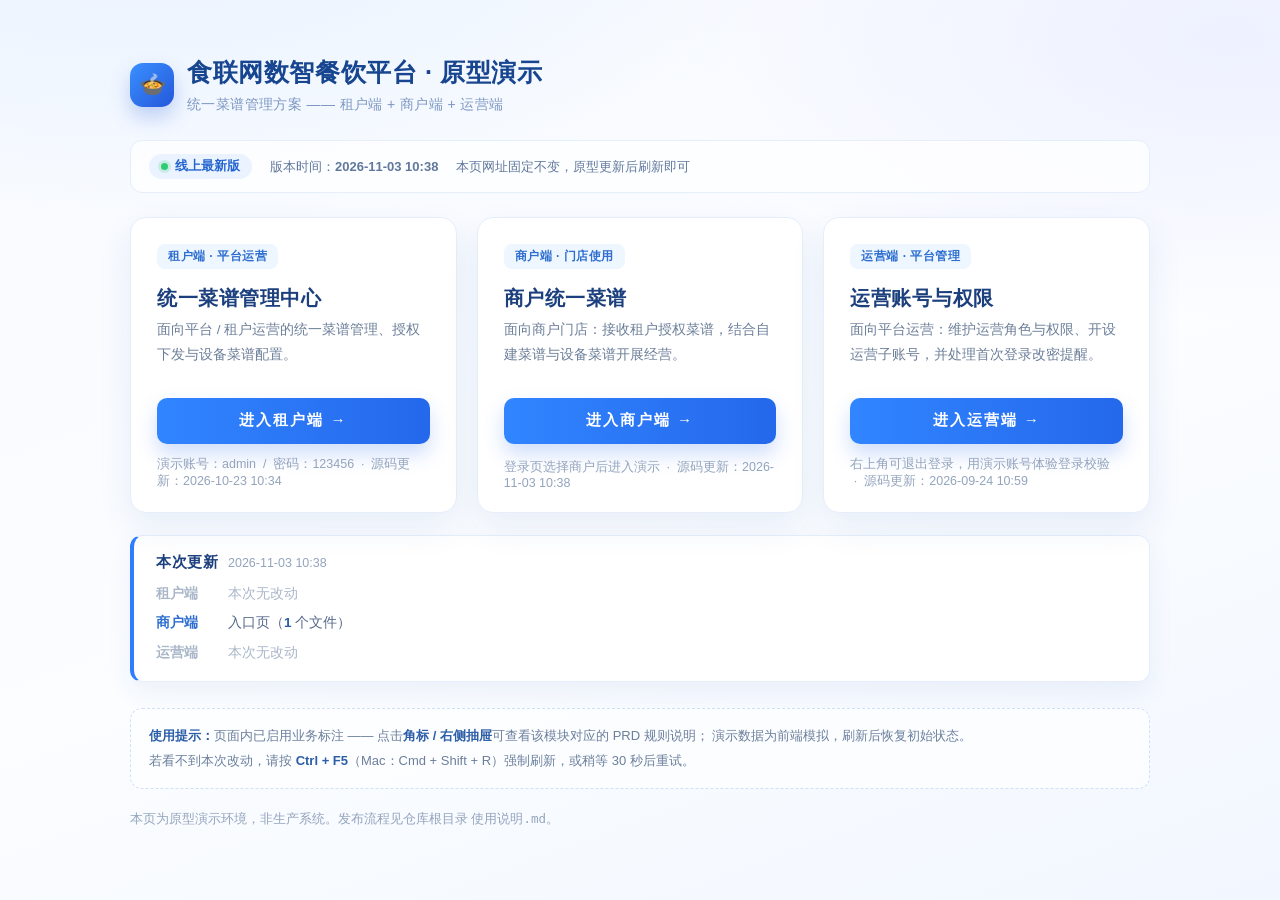
<file: index.html>
<!doctype html>
<html lang="zh-CN">
<head>
<meta charset="UTF-8" />
<meta name="viewport" content="width=device-width, initial-scale=1" />
<title>食联网数智餐饮平台 · 原型演示</title>
<style>
  :root {
    --blue: #2d7dff; --deep: #123b83; --ink: #24324b; --muted: #7c8da6;
    --line: #e6eefb; --card: #ffffff;
  }
  * { box-sizing: border-box; }
  body {
    margin: 0; min-height: 100vh; padding: 56px 22px 70px;
    font-family: "Microsoft YaHei", "PingFang SC", Arial, sans-serif; color: var(--ink);
    background: radial-gradient(1100px 520px at 12% -10%, #e8f2ff 0%, rgba(232,242,255,0) 60%),
                radial-gradient(900px 460px at 96% 4%, #eef1ff 0%, rgba(238,241,255,0) 62%),
                linear-gradient(160deg, #f7faff 0%, #fbfdff 55%, #f2f7ff 100%);
  }
  .wrap { width: min(1020px, 100%); margin: 0 auto; }
  .brand { display: flex; align-items: center; gap: 13px; }
  .logo {
    width: 44px; height: 44px; display: grid; place-items: center; border-radius: 13px; color: #fff; font-size: 22px;
    background: linear-gradient(135deg, #3a90ff, #2457da); box-shadow: 0 10px 20px rgba(36, 87, 218, .26);
  }
  h1 { margin: 0; font-size: 25px; letter-spacing: .6px; color: #17458f; }
  .sub { margin: 7px 0 0; font-size: 14px; letter-spacing: .4px; color: #7d97c2; }
  .bar {
    display: flex; flex-wrap: wrap; align-items: center; gap: 10px 18px;
    margin: 26px 0 24px; padding: 13px 18px; border: 1px solid var(--line); border-radius: 12px;
    background: rgba(255, 255, 255, .78); font-size: 13px; color: #61789b;
  }
  .pill {
    display: inline-flex; align-items: center; gap: 7px; padding: 4px 12px; border-radius: 999px;
    background: #eaf3ff; color: #2364cf; font-weight: 700; font-size: 12.5px;
  }
  .dot { width: 7px; height: 7px; border-radius: 50%; background: #2ecc71; box-shadow: 0 0 0 3px rgba(46, 204, 113, .18); }
  .grid { display: grid; grid-template-columns: repeat(auto-fit, minmax(320px, 1fr)); gap: 20px; }
  .card {
    display: flex; flex-direction: column; padding: 26px 26px 22px; border: 1px solid var(--line); border-radius: 16px;
    background: var(--card); box-shadow: 0 14px 34px rgba(44, 92, 173, .09); transition: .22s;
  }
  .card:hover { transform: translateY(-3px); box-shadow: 0 20px 42px rgba(44, 92, 173, .16); border-color: #d3e4ff; }
  .card h2 { margin: 16px 0 6px; font-size: 20px; color: #1c3f7d; letter-spacing: .5px; }
  .tag {
    align-self: flex-start; padding: 4px 11px; border-radius: 8px; font-size: 12px; font-weight: 700;
    background: #eef6ff; color: #2f6fd0; letter-spacing: .5px;
  }
  .card p.desc { margin: 0 0 14px; font-size: 13.5px; line-height: 1.85; color: #6c7f99; }
  ul { margin: 0 0 18px; padding-left: 18px; font-size: 13.5px; line-height: 1.95; color: #55688a; }
  ul li::marker { color: #9dc0f2; }
  .meta { margin-top: auto; font-size: 12.5px; color: #93a4bd; }
  .go {
    display: inline-flex; align-items: center; justify-content: center; gap: 8px; width: 100%; height: 46px;
    margin: 16px 0 12px; border-radius: 10px; color: #fff; font-weight: 700; font-size: 15px; letter-spacing: 2px;
    text-decoration: none; background: linear-gradient(90deg, #3185ff, #2468ec); box-shadow: 0 10px 20px rgba(38, 104, 236, .22);
  }
  .go:hover { filter: brightness(1.05); }
  .update {
    margin: 22px 0 0; padding: 17px 22px 15px; border: 1px solid var(--line); border-left: 4px solid #2d7dff;
    border-radius: 12px; background: #fff; box-shadow: 0 10px 26px rgba(44, 92, 173, .07);
  }
  .update-head { display: flex; flex-wrap: wrap; align-items: baseline; gap: 10px; margin-bottom: 9px; }
  .update-head b { font-size: 15px; letter-spacing: .5px; color: #1c3f7d; }
  .update-head span { font-size: 12.5px; color: #93a4bd; }
  .update-row { display: flex; gap: 10px; font-size: 13.5px; line-height: 1.95; color: #55688a; }
  .update-row + .update-row { margin-top: 3px; }
  .update-row em { flex: none; width: 62px; font-style: normal; font-weight: 700; color: #2f6fd0; }
  .update-row.none, .update-row.none em { color: #aab7c9; }
  .update-row b { color: #2d5ea8; }
  .tip {
    margin: 26px 0 0; padding: 15px 18px; border: 1px dashed #cfe0f8; border-radius: 12px;
    background: rgba(255, 255, 255, .6); font-size: 13px; line-height: 1.9; color: #6b7f9c;
  }
  .tip b { color: #2d5ea8; }
  footer { margin-top: 22px; font-size: 12.5px; color: #93a4bd; }
</style>
</head>
<body>
<div class="wrap">
  <div class="brand">
    <div class="logo">🍲</div>
    <div>
      <h1>食联网数智餐饮平台 · 原型演示</h1>
      <p class="sub">统一菜谱管理方案 —— 租户端 + 商户端 + 运营端</p>
    </div>
  </div>

  <div class="bar">
    <span class="pill"><span class="dot"></span>线上最新版</span>
    <span>版本时间：<b id="verTime">读取中…</b></span>
    <span>本页网址固定不变，原型更新后刷新即可</span>
  </div>

  <div class="grid">
    <section class="card">
      <span class="tag">租户端 · 平台运营</span>
      <h2>统一菜谱管理中心</h2>
      <p class="desc">面向平台 / 租户运营的统一菜谱管理、授权下发与设备菜谱配置。</p>
      <a class="go" href="tenant/index.html">进入租户端 →</a>
      <div class="meta">演示账号：admin &nbsp;/&nbsp; 密码：123456 &nbsp;·&nbsp; 源码更新：<span id="verTenant">—</span></div>
    </section>

    <section class="card">
      <span class="tag">商户端 · 门店使用</span>
      <h2>商户统一菜谱</h2>
      <p class="desc">面向商户门店：接收租户授权菜谱，结合自建菜谱与设备菜谱开展经营。</p>
      <a class="go" href="merchant/index.html">进入商户端 →</a>
      <div class="meta">登录页选择商户后进入演示 &nbsp;·&nbsp; 源码更新：<span id="verMerchant">—</span></div>
    </section>

    <section class="card">
      <span class="tag">运营端 · 平台管理</span>
      <h2>运营账号与权限</h2>
      <p class="desc">面向平台运营：维护运营角色与权限、开设运营子账号，并处理首次登录改密提醒。</p>
      <a class="go" href="opsys/index.html">进入运营端 →</a>
      <div class="meta">右上角可退出登录，用演示账号体验登录校验 &nbsp;·&nbsp; 源码更新：<span id="verOpsys">—</span></div>
    </section>
  </div>

  <div class="update" id="updateBox" hidden>
    <div class="update-head">
      <b>本次更新</b>
      <span id="updateAt"></span>
    </div>
    <div id="updateRows"></div>
  </div>

  <div class="tip">
    <b>使用提示：</b>页面内已启用业务标注 —— 点击<b>角标 / 右侧抽屉</b>可查看该模块对应的 PRD 规则说明；
    演示数据为前端模拟，刷新后恢复初始状态。<br />
    若看不到本次改动，请按 <b>Ctrl + F5</b>（Mac：Cmd + Shift + R）强制刷新，或稍等 30 秒后重试。
  </div>

  <footer>
    本页为原型演示环境，非生产系统。发布流程见仓库根目录 <code>使用说明.md</code>。
  </footer>
</div>

<script>
  // 渲染「本次更新」：数据来自发布脚本生成的 version.json，无需手工维护
  function renderUpdate(v) {
    var box = document.getElementById('updateBox');
    var rows = document.getElementById('updateRows');
    if (!box || !rows) return;
    var ch = v && v.changes;
    if (!ch) return;                                  // 旧版 version.json 没有该字段就不显示

    var esc = function (s) {
      return String(s).replace(/&/g, '&amp;').replace(/</g, '&lt;').replace(/>/g, '&gt;');
    };
    var row = function (name, side) {
      var mods = (side && side.modules) || [];
      var n = (side && side.fileCount) || 0;
      if (!n) return '<div class="update-row none"><em>' + name + '</em><span>本次无改动</span></div>';
      var text = esc(mods.join('、'));
      if (side.moreCount) text += '，另有 <b>' + Number(side.moreCount) + '</b> 个模块';
      return '<div class="update-row"><em>' + name + '</em><span>' + text +
             '（<b>' + Number(n) + '</b> 个文件）</span></div>';
    };

    var total = ((ch.tenant && ch.tenant.fileCount) || 0)
              + ((ch.merchant && ch.merchant.fileCount) || 0)
              + ((ch.opsys && ch.opsys.fileCount) || 0);
    rows.innerHTML = (total === 0)
      ? '<div class="update-row none"><em>原型</em><span>本次未改动原型内容（仅更新了入口页或发布脚本）</span></div>'
      : row('租户端', ch.tenant) + row('商户端', ch.merchant) + row('运营端', ch.opsys);

    var at = document.getElementById('updateAt');
    if (at && v.publishedAt) at.textContent = v.publishedAt;
    box.hidden = false;
  }

  fetch('version.json?t=' + Date.now(), { cache: 'no-store' })
    .then(function (r) { if (!r.ok) throw new Error(r.status); return r.text(); })
    .then(function (t) { return JSON.parse(t.replace(/^\uFEFF/, '')); })
    .then(function (v) {
      var set = function (id, val) { var el = document.getElementById(id); if (el && val) el.textContent = val; };
      set('verTime', v.publishedAt);
      set('verTenant', v.tenantSourceAt);
      set('verMerchant', v.merchantSourceAt);
      set('verOpsys', v.opsysSourceAt);
      renderUpdate(v);
    })
    .catch(function () {
      var el = document.getElementById('verTime');
      if (el) el.textContent = '未知（version.json 未读取到）';
    });
</script>
</body>
</html>
</file>
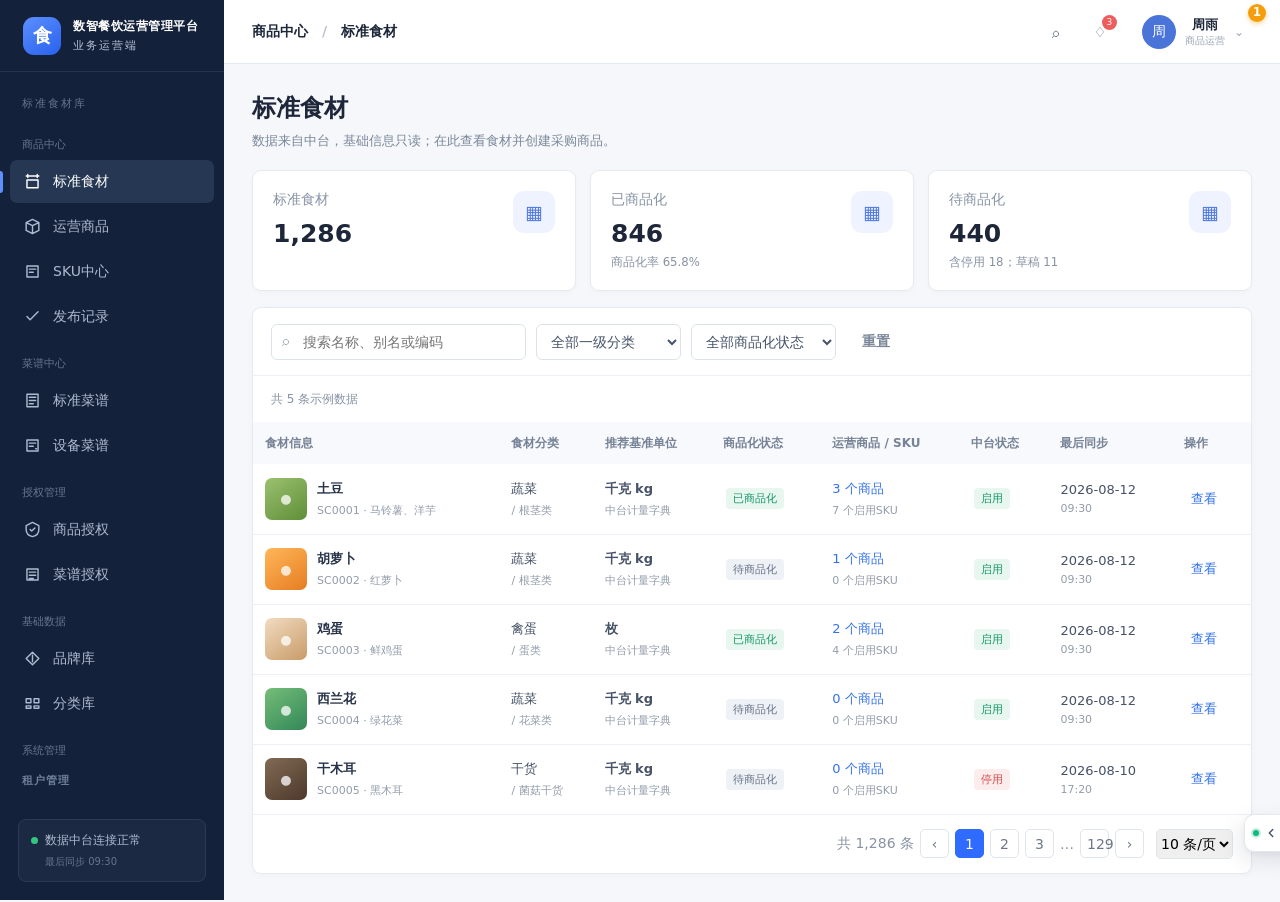
<file: opsys/index.html>
<!DOCTYPE html><html lang="zh-CN"><head><meta charSet="utf-8"/><meta name="viewport" content="width=device-width, initial-scale=1"/><link rel="stylesheet" href="./_next/static/chunks/1f7f2osu59qd1.css" data-precedence="next"/><link rel="preload" as="script" fetchPriority="low" href="./_next/static/chunks/10qp-lqaeqwny.js"/><script src="./_next/static/chunks/141kobwar825g.js" async=""></script><script src="./_next/static/chunks/1a22-_tjcxul9.js" async=""></script><script src="./_next/static/chunks/11wndr9ip8c6m.js" async=""></script><script src="./_next/static/chunks/turbopack-18_-fx0p7702p.js" async=""></script><script src="./_next/static/chunks/0vjpwxq_vl3xn.js" async=""></script><script src="./_next/static/chunks/159e1jdz0ttc2.js?v=20260909-no-revoke-2" async=""></script><title>食链云 · 标准食材库业务运营端</title><meta name="description" content="标准食材、运营商品、SKU与分类授权交互原型"/><script src="./_next/static/chunks/0cz1d0mv5g_q7.js" noModule=""></script><link rel="stylesheet" href="./recipe-center-extension.css?v=20260910-process-flow-18"/><link rel="stylesheet" href="./recipe-dictionary-extension.css?v=20260908-process-picker-16"/><link rel="stylesheet" href="./recipe-center-ingredients.css"/><link rel="stylesheet" href="./recipe-device-tabs.css?v=20260908-nutrition-preview-17"/><link rel="stylesheet" href="./system-management.css"/><link rel="stylesheet" href="./system-management-tree.css"/></head><body><div hidden=""><!--$--><!--/$--></div><div class="app-shell"><aside class="sidebar"><div class="logo"><span>食</span><div><b>数智餐饮运营管理平台</b><small>业务运营端</small></div></div><div class="side-caption">标准食材库</div><nav><div><p>商品中心</p><button class="active"><svg viewBox="0 0 24 24"><path d="M4 5h16M6 3v4m12-4v4M5 10h14v10H5z"></path></svg><span>标准食材</span></button><button class=""><svg viewBox="0 0 24 24"><path d="M4 7l8-4 8 4-8 4zM4 7v10l8 4 8-4V7M12 11v10"></path></svg><span>运营商品</span></button><button class=""><svg viewBox="0 0 24 24"><path d="M5 5h14v14H5zM8 9h8M8 13h5"></path></svg><span>SKU中心</span></button><button class=""><svg viewBox="0 0 24 24"><path d="M5 12l4 4L19 6"></path></svg><span>发布记录</span></button></div><div><p>授权管理</p><button class=""><svg viewBox="0 0 24 24"><path d="M12 3l8 4v5c0 5-3.5 8-8 9-4.5-1-8-4-8-9V7zM9 12l2 2 4-4"></path></svg><span>商品授权</span></button><button class=""><svg viewBox="0 0 24 24"><path d="M5 5h14v14H5zM8 9h8M8 13h8M8 17h5"></path></svg><span>菜谱授权</span></button></div><div><p>基础数据</p><button class=""><svg viewBox="0 0 24 24"><path d="M4 12l8-8 8 8-8 8zM12 8v8"></path></svg><span>品牌库</span></button><button class=""><svg viewBox="0 0 24 24"><path d="M4 6h6v5H4zM14 6h6v5h-6zM4 15h6v3H4zM14 15h6v3h-6z"></path></svg><span>分类库</span></button></div></nav><div class="side-version"><i></i>数据中台连接正常<small>最后同步 09:30</small></div></aside><main class="main"><header class="topbar"><div class="crumb">商品中心 <span>/</span> <!-- -->标准食材</div><div class="top-actions"><button>⌕</button><button class="bell">♢<i>3</i></button><div class="avatar">林</div><div><b>林晓峰</b><small>商品运营</small></div><span>⌄</span></div></header><section class="content"><div class="page-head"><div><h1>标准食材</h1><p>数据来自中台，基础信息只读；在此查看食材并创建采购商品。</p></div></div><div class="metric-row three"><div class="metric"><div><span>标准食材</span><strong class="">1,286</strong></div><div class="metric-icon">▦</div></div><div class="metric"><div><span>已商品化</span><strong class="">846</strong><small>商品化率 65.8%</small></div><div class="metric-icon">▦</div></div><div class="metric"><div><span>待商品化</span><strong class="">440</strong><small>含停用 18；草稿 11</small></div><div class="metric-icon">▦</div></div></div><div class="card"><div class="filters"><div class="search"><span>⌕</span><input placeholder="搜索名称、别名或编码" value=""/></div><select><option>全部一级分类</option><option>蔬菜</option><option>禽蛋</option></select><select><option>全部商品化状态</option><option>待商品化</option><option>已商品化</option></select><button class="ghost">重置</button></div><div class="table-tools"><span>共 <!-- -->5<!-- --> 条示例数据</span></div><table><thead><tr><th>食材信息</th><th>食材分类</th><th>推荐基准单位</th><th>商品化状态</th><th>运营商品 / SKU</th><th>中台状态</th><th>最后同步</th><th>操作</th></tr></thead><tbody><tr><td><div class="food-cell"><div class="food-pic pic-1">●</div><div><b>土豆</b><small>SC0001<!-- --> · <!-- -->马铃薯、洋芋</small></div></div></td><td>蔬菜<small class="sub">/ <!-- -->根茎类</small></td><td><b>千克 kg</b><small class="sub">中台计量字典</small></td><td><span class="badge green">已商品化</span></td><td><a>3<!-- --> 个商品</a><small class="sub">7<!-- --> 个启用SKU</small></td><td><span class="badge green">启用</span></td><td>2026-08-12<small class="sub">09:30</small></td><td><button class="link">查看</button></td></tr><tr><td><div class="food-cell"><div class="food-pic pic-2">●</div><div><b>胡萝卜</b><small>SC0002<!-- --> · <!-- -->红萝卜</small></div></div></td><td>蔬菜<small class="sub">/ <!-- -->根茎类</small></td><td><b>千克 kg</b><small class="sub">中台计量字典</small></td><td><span class="badge gray">待商品化</span></td><td><a>1<!-- --> 个商品</a><small class="sub">0<!-- --> 个启用SKU</small></td><td><span class="badge green">启用</span></td><td>2026-08-12<small class="sub">09:30</small></td><td><button class="link">查看</button></td></tr><tr><td><div class="food-cell"><div class="food-pic pic-3">●</div><div><b>鸡蛋</b><small>SC0003<!-- --> · <!-- -->鲜鸡蛋</small></div></div></td><td>禽蛋<small class="sub">/ <!-- -->蛋类</small></td><td><b>枚</b><small class="sub">中台计量字典</small></td><td><span class="badge green">已商品化</span></td><td><a>2<!-- --> 个商品</a><small class="sub">4<!-- --> 个启用SKU</small></td><td><span class="badge green">启用</span></td><td>2026-08-12<small class="sub">09:30</small></td><td><button class="link">查看</button></td></tr><tr><td><div class="food-cell"><div class="food-pic pic-4">●</div><div><b>西兰花</b><small>SC0004<!-- --> · <!-- -->绿花菜</small></div></div></td><td>蔬菜<small class="sub">/ <!-- -->花菜类</small></td><td><b>千克 kg</b><small class="sub">中台计量字典</small></td><td><span class="badge gray">待商品化</span></td><td><a>0<!-- --> 个商品</a><small class="sub">0<!-- --> 个启用SKU</small></td><td><span class="badge green">启用</span></td><td>2026-08-12<small class="sub">09:30</small></td><td><button class="link">查看</button></td></tr><tr><td><div class="food-cell"><div class="food-pic pic-5">●</div><div><b>干木耳</b><small>SC0005<!-- --> · <!-- -->黑木耳</small></div></div></td><td>干货<small class="sub">/ <!-- -->菌菇干货</small></td><td><b>千克 kg</b><small class="sub">中台计量字典</small></td><td><span class="badge gray">待商品化</span></td><td><a>0<!-- --> 个商品</a><small class="sub">0<!-- --> 个启用SKU</small></td><td><span class="badge red">停用</span></td><td>2026-08-10<small class="sub">17:20</small></td><td><button class="link">查看</button></td></tr></tbody></table><div class="pagination"><span>共 1,286 条</span><button>‹</button><button class="active">1</button><button>2</button><button>3</button><span>…</span><button>129</button><button>›</button><select><option>10 条/页</option></select></div></div></section></main></div><!--$--><!--/$--><script src="./_next/static/chunks/10qp-lqaeqwny.js" id="_R_" async=""></script><script>(self.__next_f=self.__next_f||[]).push([0])</script><script>self.__next_f.push([1,"1:\"$Sreact.fragment\"\n2:I[63416,[\"./_next/static/chunks/0vjpwxq_vl3xn.js\"],\"default\"]\n3:I[44572,[\"./_next/static/chunks/0vjpwxq_vl3xn.js\"],\"default\"]\n4:I[68910,[\"./_next/static/chunks/0vjpwxq_vl3xn.js\"],\"ClientPageRoot\"]\n5:I[19834,[\"./_next/static/chunks/0vjpwxq_vl3xn.js\",\"./_next/static/chunks/159e1jdz0ttc2.js?v=20260909-no-revoke-2\"],\"default\"]\n8:I[36773,[\"./_next/static/chunks/0vjpwxq_vl3xn.js\"],\"OutletBoundary\"]\n9:\"$Sreact.suspense\"\nb:I[36773,[\"./_next/static/chunks/0vjpwxq_vl3xn.js\"],\"ViewportBoundary\"]\nd:I[36773,[\"./_next/static/chunks/0vjpwxq_vl3xn.js\"],\"MetadataBoundary\"]\nf:I[72064,[\"./_next/static/chunks/0vjpwxq_vl3xn.js\"],\"default\",1]\n:HL[\"./_next/static/chunks/1f7f2osu59qd1.css\",\"style\"]\n"])</script><script>self.__next_f.push([1,"0:{\"P\":null,\"c\":[\"\",\"\"],\"q\":\"\",\"i\":false,\"f\":[[[\"\",{\"children\":[\"__PAGE__\",{}]},\"$undefined\",\"$undefined\",16],[[\"$\",\"$1\",\"c\",{\"children\":[[[\"$\",\"link\",\"0\",{\"rel\":\"stylesheet\",\"href\":\"./_next/static/chunks/1f7f2osu59qd1.css\",\"precedence\":\"next\",\"crossOrigin\":\"$undefined\",\"nonce\":\"$undefined\"}],[\"$\",\"script\",\"script-0\",{\"src\":\"./_next/static/chunks/0vjpwxq_vl3xn.js\",\"async\":true,\"nonce\":\"$undefined\"}]],[\"$\",\"html\",null,{\"lang\":\"zh-CN\",\"children\":[\"$\",\"body\",null,{\"children\":[\"$\",\"$L2\",null,{\"parallelRouterKey\":\"children\",\"error\":\"$undefined\",\"errorStyles\":\"$undefined\",\"errorScripts\":\"$undefined\",\"template\":[\"$\",\"$L3\",null,{}],\"templateStyles\":\"$undefined\",\"templateScripts\":\"$undefined\",\"notFound\":[[[\"$\",\"title\",null,{\"children\":\"404: This page could not be found.\"}],[\"$\",\"div\",null,{\"style\":{\"fontFamily\":\"system-ui,\\\"Segoe UI\\\",Roboto,Helvetica,Arial,sans-serif,\\\"Apple Color Emoji\\\",\\\"Segoe UI Emoji\\\"\",\"height\":\"100vh\",\"textAlign\":\"center\",\"display\":\"flex\",\"flexDirection\":\"column\",\"alignItems\":\"center\",\"justifyContent\":\"center\"},\"children\":[\"$\",\"div\",null,{\"children\":[[\"$\",\"style\",null,{\"dangerouslySetInnerHTML\":{\"__html\":\"body{color:#000;background:#fff;margin:0}.next-error-h1{border-right:1px solid rgba(0,0,0,.3)}@media (prefers-color-scheme:dark){body{color:#fff;background:#000}.next-error-h1{border-right:1px solid rgba(255,255,255,.3)}}\"}}],[\"$\",\"h1\",null,{\"className\":\"next-error-h1\",\"style\":{\"display\":\"inline-block\",\"margin\":\"0 20px 0 0\",\"padding\":\"0 23px 0 0\",\"fontSize\":24,\"fontWeight\":500,\"verticalAlign\":\"top\",\"lineHeight\":\"49px\"},\"children\":404}],[\"$\",\"div\",null,{\"style\":{\"display\":\"inline-block\"},\"children\":[\"$\",\"h2\",null,{\"style\":{\"fontSize\":14,\"fontWeight\":400,\"lineHeight\":\"49px\",\"margin\":0},\"children\":\"This page could not be found.\"}]}]]}]}]],[]],\"forbidden\":\"$undefined\",\"unauthorized\":\"$undefined\"}]}]}]]}],{\"children\":[[\"$\",\"$1\",\"c\",{\"children\":[[\"$\",\"$L4\",null,{\"Component\":\"$5\",\"serverProvidedParams\":{\"searchParams\":{},\"params\":{},\"promises\":[\"$@6\",\"$@7\"]}}],[[\"$\",\"script\",\"script-0\",{\"src\":\"./_next/static/chunks/159e1jdz0ttc2.js?v=20260909-no-revoke-2\",\"async\":true,\"nonce\":\"$undefined\"}]],[\"$\",\"$L8\",null,{\"children\":[\"$\",\"$9\",null,{\"name\":\"Next.MetadataOutlet\",\"children\":\"$@a\"}]}]]}],{},null,false,null]},null,false,null],[\"$\",\"$1\",\"h\",{\"children\":[null,[\"$\",\"$Lb\",null,{\"children\":\"$Lc\"}],[\"$\",\"div\",null,{\"hidden\":true,\"children\":[\"$\",\"$Ld\",null,{\"children\":[\"$\",\"$9\",null,{\"name\":\"Next.Metadata\",\"children\":\"$Le\"}]}]}],null]}],false]],\"m\":\"$undefined\",\"G\":[\"$f\",[[\"$\",\"link\",\"0\",{\"rel\":\"stylesheet\",\"href\":\"./_next/static/chunks/1f7f2osu59qd1.css\",\"precedence\":\"next\",\"crossOrigin\":\"$undefined\",\"nonce\":\"$undefined\"}]]],\"S\":true,\"h\":null,\"s\":\"$undefined\",\"l\":\"$undefined\",\"p\":\"$undefined\",\"d\":\"$undefined\",\"b\":\"aHknrxnCD8zDkUOtaqQDZ\"}\n"])</script><script>self.__next_f.push([1,"6:{}\n7:\"$0:f:0:1:1:children:0:props:children:0:props:serverProvidedParams:params\"\n"])</script><script>self.__next_f.push([1,"c:[[\"$\",\"meta\",\"0\",{\"charSet\":\"utf-8\"}],[\"$\",\"meta\",\"1\",{\"name\":\"viewport\",\"content\":\"width=device-width, initial-scale=1\"}]]\n"])</script><script>self.__next_f.push([1,"a:null\ne:[[\"$\",\"title\",\"0\",{\"children\":\"食链云 · 标准食材库业务运营端\"}],[\"$\",\"meta\",\"1\",{\"name\":\"description\",\"content\":\"标准食材、运营商品、SKU与分类授权交互原型\"}]]\n"])</script><script src="./authorization-policy-extension.js?v=20260909-no-revoke-2"></script><script src="./recipe-dictionary-extension.js?v=20260908-process-picker-16"></script><script src="./recipe-center-extension.js?v=20260910-process-flow-18"></script><link rel="stylesheet" href="./login-flow.css">
<script src="./login-flow.js"></script>
<script src="./system-management.js"></script><!-- vpa:assets:start -->
<link rel="stylesheet" href="./annotation-kit/runtime.css">
<script src="./annotation-kit/annotation.bundle.inline.js"></script>
<script src="./annotation-kit/runtime.js"></script>
<script src="./annotation-kit/host-view-adapter.js"></script>
<!-- vpa:assets:end -->
</body></html>
</file>
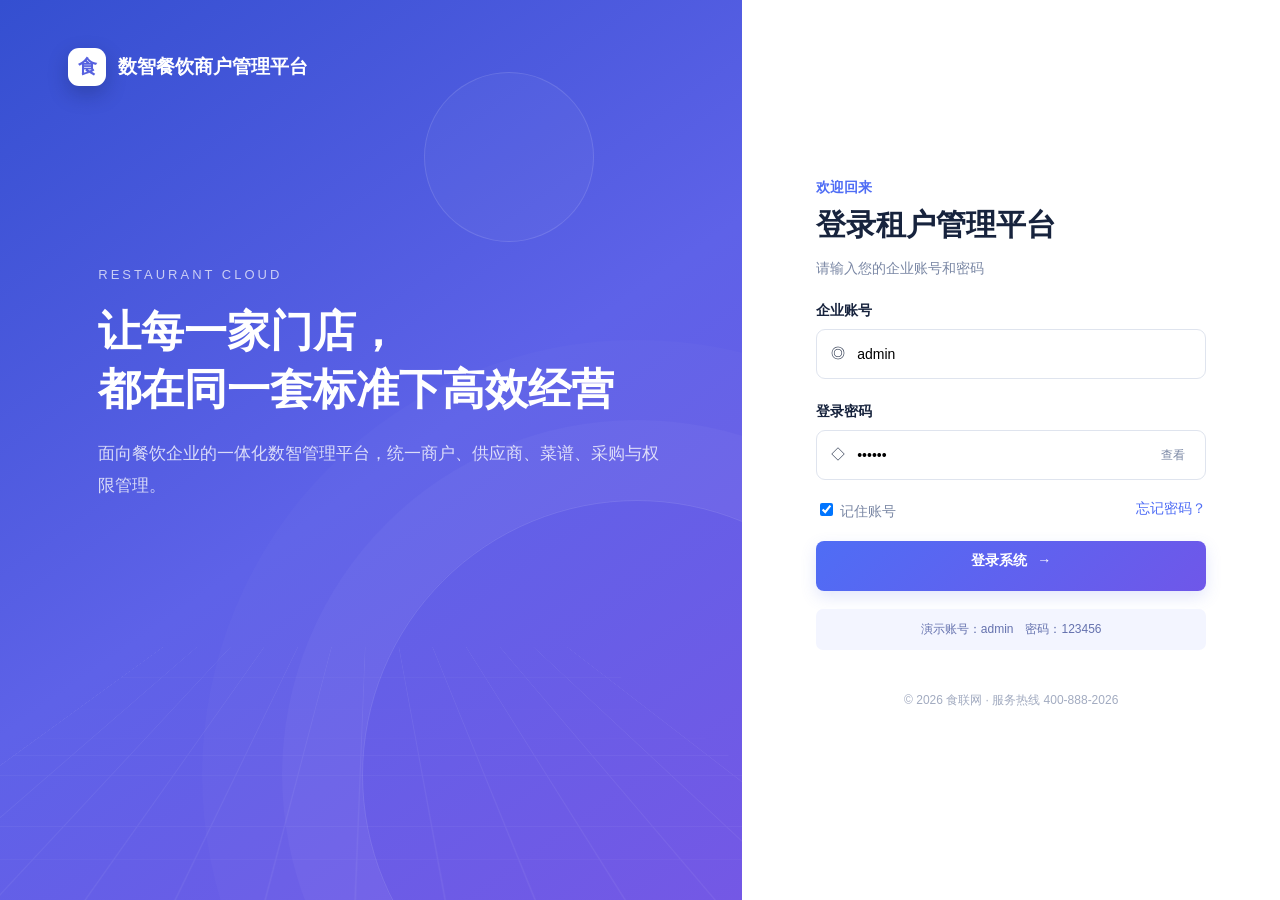
<file: tenant/index.html>
<!doctype html>
<html lang="zh-CN">
<head>
  <meta charset="UTF-8" />
  <meta name="viewport" content="width=device-width, initial-scale=1.0" />
  <title>数智餐饮商户管理平台｜租户端</title>
  <link rel="stylesheet" href="styles.css" />
  <link rel="stylesheet" href="formats.css" />
  <link rel="stylesheet" href="editor.css" />
  <link rel="stylesheet" href="editor-v2.css" />
  <link rel="stylesheet" href="merchant-ops.css" />
  <link rel="stylesheet" href="roles.css" />
  <link rel="stylesheet" href="roles-v2.css" />
  <link rel="stylesheet" href="level-attributes.css" />
  <link rel="stylesheet" href="merchant-credit.css" />
  <link rel="stylesheet" href="dishes.css" />
  <link rel="stylesheet" href="dishes-detail.css" />
  <link rel="stylesheet" href="dish-version.css" />
  <link rel="stylesheet" href="dish-authorization.css" />
  <link rel="stylesheet" href="dish-authorization-tree.css" />
  <link rel="stylesheet" href="device-recipes.css" />
  <link rel="stylesheet" href="dish-library-v2.css" />
  <link rel="stylesheet" href="tenant-device-center.css?v=20260911" />
  <link rel="stylesheet" href="tenant-device-dictionary.css?v=20260911" />
  <link rel="stylesheet" href="tenant-device-ingredients.css?v=20260911" />
  <link rel="stylesheet" href="tenant-device-tabs.css?v=20260911" />
  <link rel="stylesheet" href="tenant-device-compat.css?v=20260911-2" />
  <link rel="stylesheet" href="tenant-recipe-authorization-v1.css?v=20260913" />
  <link rel="stylesheet" href="tenant-recipe-authorization-v1-fix.css?v=20260913" />
  <link rel="stylesheet" href="tenant-recipe-auth-cleanup.css?v=20260913" />
  <link rel="stylesheet" href="tenant-device-bulk-modes.css?v=20260913" />
  <link rel="stylesheet" href="tenant-product-center.css?v=20260911" />
  <link rel="stylesheet" href="product-reference-override.css?v=20260911-4" />
  <link rel="stylesheet" href="unified-recipe-v1.css?v=20261010-cook-1" />
  <link rel="stylesheet" href="unified-recipe-list-v2.css?v=20260914-4" />
  <link rel="stylesheet" href="unified-recipe-editor-v2.css?v=20261010-cook-1" />
<link rel="stylesheet" href="unified-recipe-ingredient-flow.css?v=20261010-cook-7" />
  <link rel="stylesheet" href="suppliers.css?v=20261022-sup-time-3" />
</head>
<body>
  <section id="loginView" class="login-view">
    <div class="login-art">
      <div class="brand brand-light"><span class="brand-mark">食</span><span>数智餐饮商户管理平台</span></div>
      <div class="hero-copy">
        <span class="eyebrow">RESTAURANT CLOUD</span>
        <h1>让每一家门店，<br>都在同一套标准下高效经营</h1>
        <p>面向餐饮企业的一体化数智管理平台，统一商户、供应商、菜谱、采购与权限管理。</p>
      </div>
      <div class="orb orb-a"></div><div class="orb orb-b"></div><div class="grid-lines"></div>
    </div>
    <div class="login-panel">
      <div class="login-box">
        <div class="mobile-brand"><span class="brand-mark">食</span> 数智餐饮商户管理平台（租户端）</div>
        <p class="hello">欢迎回来</p><h2>登录租户管理平台</h2><p class="muted">请输入您的企业账号和密码</p>
        <form id="loginForm">
          <label>企业账号</label><div class="input-wrap"><span>◎</span><input id="username" value="admin" placeholder="请输入企业账号" /></div>
          <label>登录密码</label><div class="input-wrap"><span>◇</span><input id="password" type="password" value="123456" placeholder="请输入登录密码" /><button type="button" class="eye" id="togglePwd">查看</button></div>
          <div class="login-options"><label class="check"><input type="checkbox" checked /> 记住账号</label><a href="#">忘记密码？</a></div>
          <button class="primary login-btn" type="submit">登录系统 <span>→</span></button>
        </form>
        <div class="demo-tip">演示账号：admin　密码：123456</div>
        <p class="copyright">© 2026 食联网 · 服务热线 400-888-2026</p>
      </div>
    </div>
  </section>

  <div id="appView" class="app hidden">
    <aside class="sidebar">
      <div class="brand"><span class="brand-mark">食</span><span>数智餐饮商户管理平台</span></div>
      <div class="tenant-chip"><div class="tenant-logo">味</div><div><b>味来餐饮集团</b><span>连锁总部版</span></div><button>⌄</button></div>
      <nav id="nav">
        <p>工作台</p><button class="active" data-page="dashboard"><span>▦</span>经营总览</button>
        <p>组织经营</p><button data-page="merchants"><span>▤</span>商户管理<em>128</em></button><button data-page="suppliers"><span>♧</span>供应商管理</button><button data-page="formats"><span>◈</span>业态管理</button>
        <p>商品中心</p><button data-page="standardIngredients"><span>▦</span>标准食材</button><button data-page="tenantProducts"><span>◇</span>运营商品</button><button data-page="tenantSkus"><span>▣</span>SKU中心</button><button data-page="productPublish"><span>✓</span>发布记录</button><button data-page="brandLibrary"><span>◆</span>品牌库</button><button data-page="productCategories"><span>▦</span>分类库</button><button data-page="productAuthorization"><span>⊞</span>商品授权</button>
        <p>菜谱中心</p><button data-page="standardRecipes"><span>◉</span>菜谱管理</button><button data-page="dishAuthorization"><span>⊞</span>菜谱授权</button><p>商品供应链</p><button data-page="ingredients"><span>◒</span>食材中心</button><button data-page="purchase"><span>⇄</span>采购管理<em class="warn">6</em></button>
        <p>系统管控</p><button data-page="permissions"><span>⊞</span>角色与权限</button>
      </nav>
      <div class="sidebar-help"><span>?</span><div><b>需要帮助？</b><small>查看使用指南</small></div><span>›</span></div>
    </aside>
    <main class="main">
      <header><div class="breadcrumb" id="breadcrumb">首页 / <b>经营总览</b></div><div class="header-actions"><button class="icon-btn">⌕</button><button class="icon-btn bell">♢<i></i></button><div class="avatar">陈</div><div class="user"><b>陈晓宇</b><span>超级管理员</span></div><button id="logoutBtn" class="chevron">⌄</button></div></header>
      <div id="content" class="content"></div>
    </main>
  </div>

  <div id="modal" class="modal hidden"><div class="modal-card"><div class="modal-head"><div><h3>新建商户</h3><p>创建后可继续配置业态、功能范围及有效期</p></div><button id="closeModal">×</button></div><form id="merchantForm" class="form-grid"><label class="full credit-query">统一社会信用代码 <i>*</i><div><input id="creditQuery" required maxlength="18" placeholder="请输入18位统一社会信用代码" /><button type="button" id="queryCredit" class="primary">查询商户</button></div><small>查询企业登记信息后，可自动带入商户名称等基础资料</small></label><label>商户名称<input id="createMerchantName" required placeholder="请输入商户名称" /></label><label>商户账号<input required placeholder="请输入商户登录账号（手机号码）" /></label><label>商户编码<input placeholder="不填则自动生成" /></label><label>业态模板<select><option value="K12_EDU">K12 教育业态</option></select></label><label>联系人<input id="createContact" placeholder="请输入联系人" /></label><label>联系电话<input placeholder="请输入手机号" /></label><label>服务有效期<input type="date" value="2027-08-04" /></label><label class="full">商户地址<input id="createAddress" placeholder="请输入省市区及详细地址" /></label><div class="form-actions full"><button type="button" class="ghost" id="cancelModal">取消</button><button class="primary">确认创建</button></div></form></div></div>
  <div id="merchantOpsModal" class="modal hidden"><div class="modal-card"><div class="modal-head"><div><h3 id="merchantOpsTitle">商户详情</h3><p id="merchantOpsDesc">查看商户基本信息及服务配置</p></div><button class="merchant-ops-close">×</button></div><div id="merchantOpsBody"></div></div></div>
  <div id="formatModal" class="modal hidden"><div class="modal-card format-editor-card"><div class="modal-head"><div><h3 id="formatModalTitle">新建业态模板</h3><p>设置模板基本信息及商户组织层级</p></div><button class="format-close">×</button></div><div id="formatEditorBody"></div></div></div>
  <div id="levelModal" class="modal hidden"><div class="modal-card level-editor-card"><div class="modal-head"><div><h3>配置组织层级</h3><p>设置层级显示名称、备注及组织图标</p></div><button class="level-close">×</button></div><form id="levelForm" class="single-form"><label>层级名称<input id="levelName" required /></label><label>层级备注<textarea id="levelNote" rows="4"></textarea></label><label>组织图标 <small>仅支持上传 1 张图片</small><div class="icon-upload"><input id="levelIcon" type="file" accept="image/*" /><div id="iconPreview"><span>＋</span><b>上传图标</b><small>PNG、JPG，建议 1:1</small></div></div></label><div class="level-attributes"><div class="attribute-head"><div><b>层级属性</b><span>创建该层级组织时需要维护的基础信息</span></div><em id="attributeCount">0 项</em></div><div class="attribute-note">以下属性由平台预设，仅供查看，不支持在租户端修改。</div><div id="attributeList" class="attribute-list"></div></div><div class="form-actions"><button type="button" class="ghost level-close">取消</button><button class="primary">保存配置</button></div></form></div></div>
  <div id="roleModal" class="modal hidden"><div class="modal-card role-editor-card"><div class="modal-head"><div><h3>创建商户角色</h3><p>设置角色的功能权限及功能内数据字段权限</p></div><button class="role-close">×</button></div><form id="roleForm" class="role-form"><div class="role-basic"><label>角色名称 <i>*</i><input id="roleName" required placeholder="如：校区管理员" /></label><label>角色说明<textarea rows="3" placeholder="请输入角色职责说明"></textarea></label></div><div class="permission-section"><h4>功能权限</h4><p>勾选该角色在商户端可使用的功能</p><div class="permission-tree"><label><input type="checkbox" checked /> 工作台</label><div><label><input type="checkbox" checked /> 组织管理</label><label><input type="checkbox" checked /> 成员管理</label></div><div><label><input type="checkbox" checked /> 菜谱管理</label><label><input type="checkbox" /> 价格管理</label></div><div><label><input type="checkbox" checked /> 采购管理</label><label><input type="checkbox" /> 采购审核</label><label><input type="checkbox" /> 供应商查看</label></div><div><label><input type="checkbox" /> 库存管理</label><label><input type="checkbox" /> 库存盘点</label></div><label><input type="checkbox" /> 经营报表</label></div></div><div class="permission-section"><h4>数据权限</h4><p>按功能设置具体数据字段的可见方式；未获得功能权限时，对应数据权限不生效</p><div class="field-permissions"><div class="field-head"><b>功能</b><b>数据字段</b><b>可见方式</b></div><div class="field-row"><b>成员管理</b><span>姓名</span><select><option>完整可见</option><option>脱敏显示</option><option>隐藏</option></select><span>手机号码</span><select><option>脱敏显示</option><option>完整可见</option><option>隐藏</option></select><span>证件号码</span><select><option>隐藏</option><option>脱敏显示</option><option>完整可见</option></select></div><div class="field-row"><b>供应商查看</b><span>联系人</span><select><option>完整可见</option><option>脱敏显示</option><option>隐藏</option></select><span>联系电话</span><select><option>脱敏显示</option><option>完整可见</option><option>隐藏</option></select><span>银行账户</span><select><option>隐藏</option><option>脱敏显示</option><option>完整可见</option></select></div><div class="field-row"><b>采购管理</b><span>采购金额</span><select><option>完整可见</option><option>隐藏</option></select><span>成本单价</span><select><option>隐藏</option><option>完整可见</option></select><span>毛利数据</span><select><option>隐藏</option><option>完整可见</option></select></div></div></div><div class="editor-footer"><button type="button" class="ghost role-close">取消</button><button class="primary">创建角色</button></div></form></div></div>
  <div id="assignRoleModal" class="modal hidden"><div class="modal-card assign-card"><div class="modal-head"><div><h3>分配商户角色</h3><p>选择商户并赋予已创建的角色</p></div><button class="assign-close">×</button></div><form id="assignRoleForm" class="single-form"><label>选择商户<select required><option>杭州市校园餐饮管理中心</option><option>西湖区学校后勤服务中心</option><option>南京未来教育服务中心</option></select></label><label>选择角色<select required><option>商户管理员</option><option>校区管理员</option><option>采购专员</option><option>数据查看员</option></select></label><div class="assignment-preview"><b>权限预览</b><span>功能权限：组织、成员、菜谱、采购</span><span>数据权限：姓名完整可见，手机号脱敏，证件号隐藏</span></div><div class="form-actions"><button type="button" class="ghost assign-close">取消</button><button class="primary">确认分配</button></div></form></div></div>
  <div id="toast" class="toast">操作成功</div>
  <script src="app.js"></script>
  <script src="dishes.js"></script>
  <script src="dishes-detail.js?v=20261010-cook-1"></script>
  <script src="dish-version.js"></script>
  <script src="dish-authorization.js"></script>
  <script src="device-recipes.js"></script>
  <script src="dish-library-v2.js"></script>
  <script src="tenant-device-dictionary.js?v=20261022-sup-time-3"></script>
  <script src="tenant-device-center.js?v=20260911"></script>
  <script src="recipe-center-hubs.js?v=20260911"></script>
  <script src="tenant-product-center.js?v=20260911"></script>
  <script src="product-reference-override.js?v=20260922-1"></script>
  <script src="tenant-recipe-authorization-v1.js?v=20260913-9"></script>
  <script src="unified-recipe-v1.js?v=20261010-cook-1"></script>
  <script src="unified-recipe-editor-v2.js?v=20261010-cook-1"></script>
  <script src="unified-recipe-list-v2.js?v=20261010-align-1"></script>
<script src="unified-recipe-ingredient-flow.js?v=20261010-cook-5"></script>
  <script src="suppliers.js?v=20261023-sup-copy-1"></script>
<script src="./annotation-kit/host-view-adapter.js?v=20261022-sup-time-3"></script>
<!-- vpa:assets:start -->
<link rel="stylesheet" href="./annotation-kit/runtime.css?v=20261022-sup-time-3">
<script src="./annotation-kit/annotation.bundle.inline.js?v=20261022-sup-time-3"></script>
<script src="./annotation-kit/runtime.js?v=20261022-sup-time-3"></script>
<!-- vpa:assets:end -->
</body>
</html>
</file>
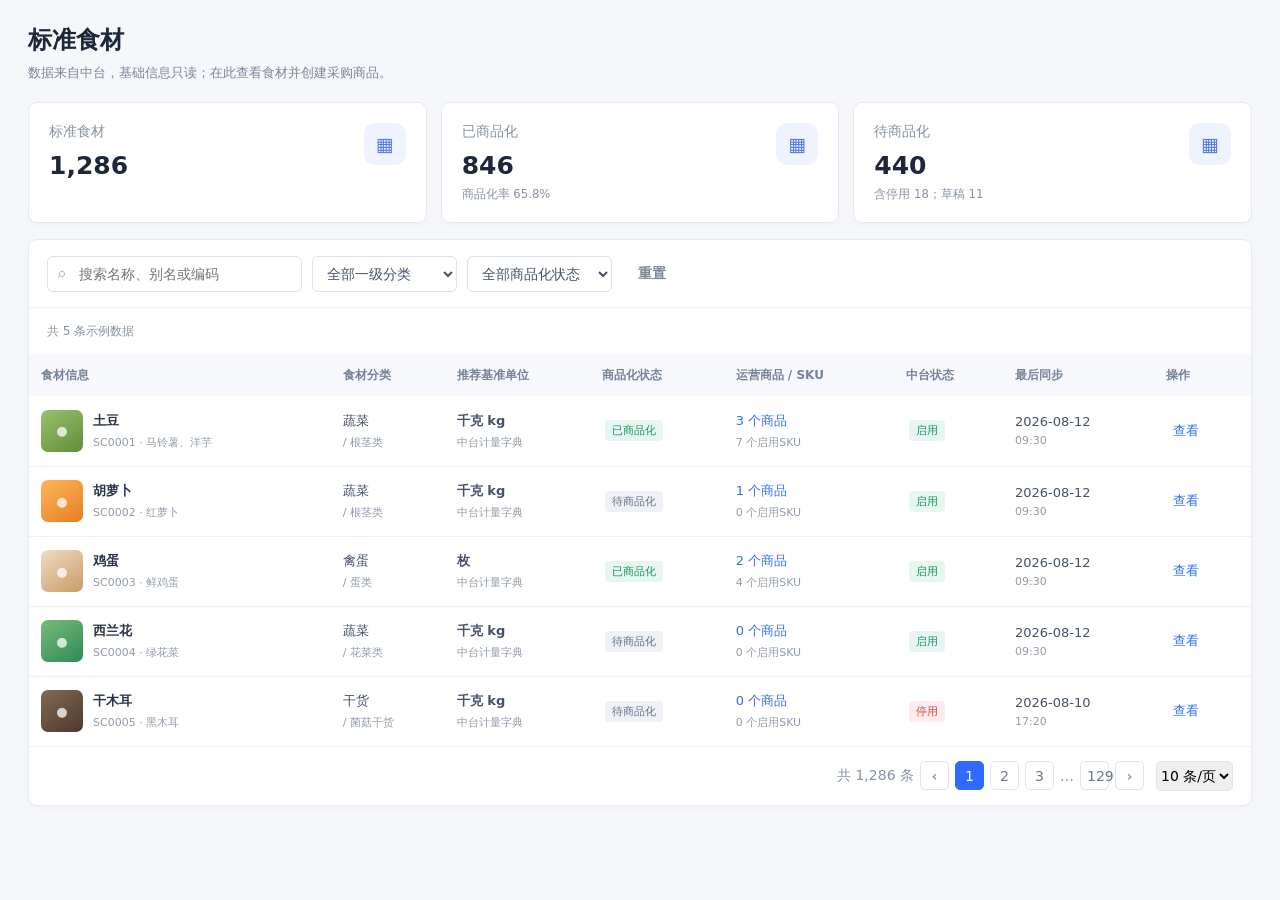
<file: tenant/product-center-app/index.html>
<!DOCTYPE html><html lang="zh-CN"><head><meta charSet="utf-8"/><meta name="viewport" content="width=device-width, initial-scale=1"/><link rel="stylesheet" href="./_next/static/chunks/1f7f2osu59qd1.css" data-precedence="next"/><link rel="preload" as="script" fetchPriority="low" href="./_next/static/chunks/10qp-lqaeqwny.js"/><script src="./_next/static/chunks/141kobwar825g.js" async=""></script><script src="./_next/static/chunks/1a22-_tjcxul9.js" async=""></script><script src="./_next/static/chunks/11wndr9ip8c6m.js" async=""></script><script src="./_next/static/chunks/turbopack-18_-fx0p7702p.js" async=""></script><script src="./_next/static/chunks/0vjpwxq_vl3xn.js" async=""></script><script src="./_next/static/chunks/159e1jdz0ttc2.js?v=20261020-composition-9" async=""></script><title>食链云 · 标准食材库业务运营端</title><meta name="description" content="标准食材、运营商品、SKU与分类授权交互原型"/><script src="./_next/static/chunks/0cz1d0mv5g_q7.js" noModule=""></script><link rel="stylesheet" href="./recipe-center-extension.css?v=20260922-auth-range-1"/><link rel="stylesheet" href="./recipe-dictionary-extension.css?v=20260908-process-picker-16"/><link rel="stylesheet" href="./recipe-center-ingredients.css"/><link rel="stylesheet" href="./recipe-device-tabs.css?v=20260908-nutrition-preview-17"/></head><body><div hidden=""><!--$--><!--/$--></div><div class="app-shell"><aside class="sidebar"><div class="logo"><span>食</span><div><b>数智餐饮运营管理平台</b><small>业务运营端</small></div></div><div class="side-caption">标准食材库</div><nav><div><p>商品中心</p><button class="active"><svg viewBox="0 0 24 24"><path d="M4 5h16M6 3v4m12-4v4M5 10h14v10H5z"></path></svg><span>标准食材</span></button><button class=""><svg viewBox="0 0 24 24"><path d="M4 7l8-4 8 4-8 4zM4 7v10l8 4 8-4V7M12 11v10"></path></svg><span>运营商品</span></button><button class=""><svg viewBox="0 0 24 24"><path d="M5 5h14v14H5zM8 9h8M8 13h5"></path></svg><span>SKU中心</span></button><button class=""><svg viewBox="0 0 24 24"><path d="M5 12l4 4L19 6"></path></svg><span>发布记录</span></button></div><div><p>授权管理</p><button class=""><svg viewBox="0 0 24 24"><path d="M12 3l8 4v5c0 5-3.5 8-8 9-4.5-1-8-4-8-9V7zM9 12l2 2 4-4"></path></svg><span>商品授权</span></button><button class=""><svg viewBox="0 0 24 24"><path d="M5 5h14v14H5zM8 9h8M8 13h8M8 17h5"></path></svg><span>菜谱授权</span></button></div><div><p>基础数据</p><button class=""><svg viewBox="0 0 24 24"><path d="M4 12l8-8 8 8-8 8zM12 8v8"></path></svg><span>品牌库</span></button><button class=""><svg viewBox="0 0 24 24"><path d="M4 6h6v5H4zM14 6h6v5h-6zM4 15h6v3H4zM14 15h6v3h-6z"></path></svg><span>分类库</span></button></div></nav><div class="side-version"><i></i>数据中台连接正常<small>最后同步 09:30</small></div></aside><main class="main"><header class="topbar"><div class="crumb">商品中心 <span>/</span> <!-- -->标准食材</div><div class="top-actions"><button>⌕</button><button class="bell">♢<i>3</i></button><div class="avatar">林</div><div><b>林晓峰</b><small>商品运营</small></div><span>⌄</span></div></header><section class="content"><div class="page-head"><div><h1>标准食材</h1><p>数据来自中台，基础信息只读；在此查看食材并创建采购商品。</p></div></div><div class="metric-row three"><div class="metric"><div><span>标准食材</span><strong class="">1,286</strong></div><div class="metric-icon">▦</div></div><div class="metric"><div><span>已商品化</span><strong class="">846</strong><small>商品化率 65.8%</small></div><div class="metric-icon">▦</div></div><div class="metric"><div><span>待商品化</span><strong class="">440</strong><small>含停用 18；草稿 11</small></div><div class="metric-icon">▦</div></div></div><div class="card"><div class="filters"><div class="search"><span>⌕</span><input placeholder="搜索名称、别名或编码" value=""/></div><select><option>全部一级分类</option><option>蔬菜</option><option>禽蛋</option></select><select><option>全部商品化状态</option><option>待商品化</option><option>已商品化</option></select><button class="ghost">重置</button></div><div class="table-tools"><span>共 <!-- -->5<!-- --> 条示例数据</span></div><table><thead><tr><th>食材信息</th><th>食材分类</th><th>推荐基准单位</th><th>商品化状态</th><th>运营商品 / SKU</th><th>中台状态</th><th>最后同步</th><th>操作</th></tr></thead><tbody><tr><td><div class="food-cell"><div class="food-pic pic-1">●</div><div><b>土豆</b><small>SC0001<!-- --> · <!-- -->马铃薯、洋芋</small></div></div></td><td>蔬菜<small class="sub">/ <!-- -->根茎类</small></td><td><b>千克 kg</b><small class="sub">中台计量字典</small></td><td><span class="badge green">已商品化</span></td><td><a>3<!-- --> 个商品</a><small class="sub">7<!-- --> 个启用SKU</small></td><td><span class="badge green">启用</span></td><td>2026-08-12<small class="sub">09:30</small></td><td><button class="link">查看</button></td></tr><tr><td><div class="food-cell"><div class="food-pic pic-2">●</div><div><b>胡萝卜</b><small>SC0002<!-- --> · <!-- -->红萝卜</small></div></div></td><td>蔬菜<small class="sub">/ <!-- -->根茎类</small></td><td><b>千克 kg</b><small class="sub">中台计量字典</small></td><td><span class="badge gray">待商品化</span></td><td><a>1<!-- --> 个商品</a><small class="sub">0<!-- --> 个启用SKU</small></td><td><span class="badge green">启用</span></td><td>2026-08-12<small class="sub">09:30</small></td><td><button class="link">查看</button></td></tr><tr><td><div class="food-cell"><div class="food-pic pic-3">●</div><div><b>鸡蛋</b><small>SC0003<!-- --> · <!-- -->鲜鸡蛋</small></div></div></td><td>禽蛋<small class="sub">/ <!-- -->蛋类</small></td><td><b>枚</b><small class="sub">中台计量字典</small></td><td><span class="badge green">已商品化</span></td><td><a>2<!-- --> 个商品</a><small class="sub">4<!-- --> 个启用SKU</small></td><td><span class="badge green">启用</span></td><td>2026-08-12<small class="sub">09:30</small></td><td><button class="link">查看</button></td></tr><tr><td><div class="food-cell"><div class="food-pic pic-4">●</div><div><b>西兰花</b><small>SC0004<!-- --> · <!-- -->绿花菜</small></div></div></td><td>蔬菜<small class="sub">/ <!-- -->花菜类</small></td><td><b>千克 kg</b><small class="sub">中台计量字典</small></td><td><span class="badge gray">待商品化</span></td><td><a>0<!-- --> 个商品</a><small class="sub">0<!-- --> 个启用SKU</small></td><td><span class="badge green">启用</span></td><td>2026-08-12<small class="sub">09:30</small></td><td><button class="link">查看</button></td></tr><tr><td><div class="food-cell"><div class="food-pic pic-5">●</div><div><b>干木耳</b><small>SC0005<!-- --> · <!-- -->黑木耳</small></div></div></td><td>干货<small class="sub">/ <!-- -->菌菇干货</small></td><td><b>千克 kg</b><small class="sub">中台计量字典</small></td><td><span class="badge gray">待商品化</span></td><td><a>0<!-- --> 个商品</a><small class="sub">0<!-- --> 个启用SKU</small></td><td><span class="badge red">停用</span></td><td>2026-08-10<small class="sub">17:20</small></td><td><button class="link">查看</button></td></tr></tbody></table><div class="pagination"><span>共 1,286 条</span><button>‹</button><button class="active">1</button><button>2</button><button>3</button><span>…</span><button>129</button><button>›</button><select><option>10 条/页</option></select></div></div></section></main></div><!--$--><!--/$--><script src="./_next/static/chunks/10qp-lqaeqwny.js" id="_R_" async=""></script><script>(self.__next_f=self.__next_f||[]).push([0])</script><script>self.__next_f.push([1,"1:\"$Sreact.fragment\"\n2:I[63416,[\"./_next/static/chunks/0vjpwxq_vl3xn.js\"],\"default\"]\n3:I[44572,[\"./_next/static/chunks/0vjpwxq_vl3xn.js\"],\"default\"]\n4:I[68910,[\"./_next/static/chunks/0vjpwxq_vl3xn.js\"],\"ClientPageRoot\"]\n5:I[19834,[\"./_next/static/chunks/0vjpwxq_vl3xn.js\",\"./_next/static/chunks/159e1jdz0ttc2.js?v=20261020-composition-9\"],\"default\"]\n8:I[36773,[\"./_next/static/chunks/0vjpwxq_vl3xn.js\"],\"OutletBoundary\"]\n9:\"$Sreact.suspense\"\nb:I[36773,[\"./_next/static/chunks/0vjpwxq_vl3xn.js\"],\"ViewportBoundary\"]\nd:I[36773,[\"./_next/static/chunks/0vjpwxq_vl3xn.js\"],\"MetadataBoundary\"]\nf:I[72064,[\"./_next/static/chunks/0vjpwxq_vl3xn.js\"],\"default\",1]\n:HL[\"./_next/static/chunks/1f7f2osu59qd1.css\",\"style\"]\n"])</script><script>self.__next_f.push([1,"0:{\"P\":null,\"c\":[\"\",\"\"],\"q\":\"\",\"i\":false,\"f\":[[[\"\",{\"children\":[\"__PAGE__\",{}]},\"$undefined\",\"$undefined\",16],[[\"$\",\"$1\",\"c\",{\"children\":[[[\"$\",\"link\",\"0\",{\"rel\":\"stylesheet\",\"href\":\"./_next/static/chunks/1f7f2osu59qd1.css\",\"precedence\":\"next\",\"crossOrigin\":\"$undefined\",\"nonce\":\"$undefined\"}],[\"$\",\"script\",\"script-0\",{\"src\":\"./_next/static/chunks/0vjpwxq_vl3xn.js\",\"async\":true,\"nonce\":\"$undefined\"}]],[\"$\",\"html\",null,{\"lang\":\"zh-CN\",\"children\":[\"$\",\"body\",null,{\"children\":[\"$\",\"$L2\",null,{\"parallelRouterKey\":\"children\",\"error\":\"$undefined\",\"errorStyles\":\"$undefined\",\"errorScripts\":\"$undefined\",\"template\":[\"$\",\"$L3\",null,{}],\"templateStyles\":\"$undefined\",\"templateScripts\":\"$undefined\",\"notFound\":[[[\"$\",\"title\",null,{\"children\":\"404: This page could not be found.\"}],[\"$\",\"div\",null,{\"style\":{\"fontFamily\":\"system-ui,\\\"Segoe UI\\\",Roboto,Helvetica,Arial,sans-serif,\\\"Apple Color Emoji\\\",\\\"Segoe UI Emoji\\\"\",\"height\":\"100vh\",\"textAlign\":\"center\",\"display\":\"flex\",\"flexDirection\":\"column\",\"alignItems\":\"center\",\"justifyContent\":\"center\"},\"children\":[\"$\",\"div\",null,{\"children\":[[\"$\",\"style\",null,{\"dangerouslySetInnerHTML\":{\"__html\":\"body{color:#000;background:#fff;margin:0}.next-error-h1{border-right:1px solid rgba(0,0,0,.3)}@media (prefers-color-scheme:dark){body{color:#fff;background:#000}.next-error-h1{border-right:1px solid rgba(255,255,255,.3)}}\"}}],[\"$\",\"h1\",null,{\"className\":\"next-error-h1\",\"style\":{\"display\":\"inline-block\",\"margin\":\"0 20px 0 0\",\"padding\":\"0 23px 0 0\",\"fontSize\":24,\"fontWeight\":500,\"verticalAlign\":\"top\",\"lineHeight\":\"49px\"},\"children\":404}],[\"$\",\"div\",null,{\"style\":{\"display\":\"inline-block\"},\"children\":[\"$\",\"h2\",null,{\"style\":{\"fontSize\":14,\"fontWeight\":400,\"lineHeight\":\"49px\",\"margin\":0},\"children\":\"This page could not be found.\"}]}]]}]}]],[]],\"forbidden\":\"$undefined\",\"unauthorized\":\"$undefined\"}]}]}]]}],{\"children\":[[\"$\",\"$1\",\"c\",{\"children\":[[\"$\",\"$L4\",null,{\"Component\":\"$5\",\"serverProvidedParams\":{\"searchParams\":{},\"params\":{},\"promises\":[\"$@6\",\"$@7\"]}}],[[\"$\",\"script\",\"script-0\",{\"src\":\"./_next/static/chunks/159e1jdz0ttc2.js?v=20261020-composition-9\",\"async\":true,\"nonce\":\"$undefined\"}]],[\"$\",\"$L8\",null,{\"children\":[\"$\",\"$9\",null,{\"name\":\"Next.MetadataOutlet\",\"children\":\"$@a\"}]}]]}],{},null,false,null]},null,false,null],[\"$\",\"$1\",\"h\",{\"children\":[null,[\"$\",\"$Lb\",null,{\"children\":\"$Lc\"}],[\"$\",\"div\",null,{\"hidden\":true,\"children\":[\"$\",\"$Ld\",null,{\"children\":[\"$\",\"$9\",null,{\"name\":\"Next.Metadata\",\"children\":\"$Le\"}]}]}],null]}],false]],\"m\":\"$undefined\",\"G\":[\"$f\",[[\"$\",\"link\",\"0\",{\"rel\":\"stylesheet\",\"href\":\"./_next/static/chunks/1f7f2osu59qd1.css\",\"precedence\":\"next\",\"crossOrigin\":\"$undefined\",\"nonce\":\"$undefined\"}]]],\"S\":true,\"h\":null,\"s\":\"$undefined\",\"l\":\"$undefined\",\"p\":\"$undefined\",\"d\":\"$undefined\",\"b\":\"aHknrxnCD8zDkUOtaqQDZ\"}\n"])</script><script>self.__next_f.push([1,"6:{}\n7:\"$0:f:0:1:1:children:0:props:children:0:props:serverProvidedParams:params\"\n"])</script><script>self.__next_f.push([1,"c:[[\"$\",\"meta\",\"0\",{\"charSet\":\"utf-8\"}],[\"$\",\"meta\",\"1\",{\"name\":\"viewport\",\"content\":\"width=device-width, initial-scale=1\"}]]\n"])</script><script>self.__next_f.push([1,"a:null\ne:[[\"$\",\"title\",\"0\",{\"children\":\"食链云 · 标准食材库业务运营端\"}],[\"$\",\"meta\",\"1\",{\"name\":\"description\",\"content\":\"标准食材、运营商品、SKU与分类授权交互原型\"}]]\n"])</script><script src="./authorization-policy-extension.js?v=20260922-auth-range-1"></script><script src="./recipe-dictionary-extension.js?v=20260908-process-picker-16"></script><script src="./recipe-center-extension.js?v=20260922-auth-range-1"></script></body></html>
</file>
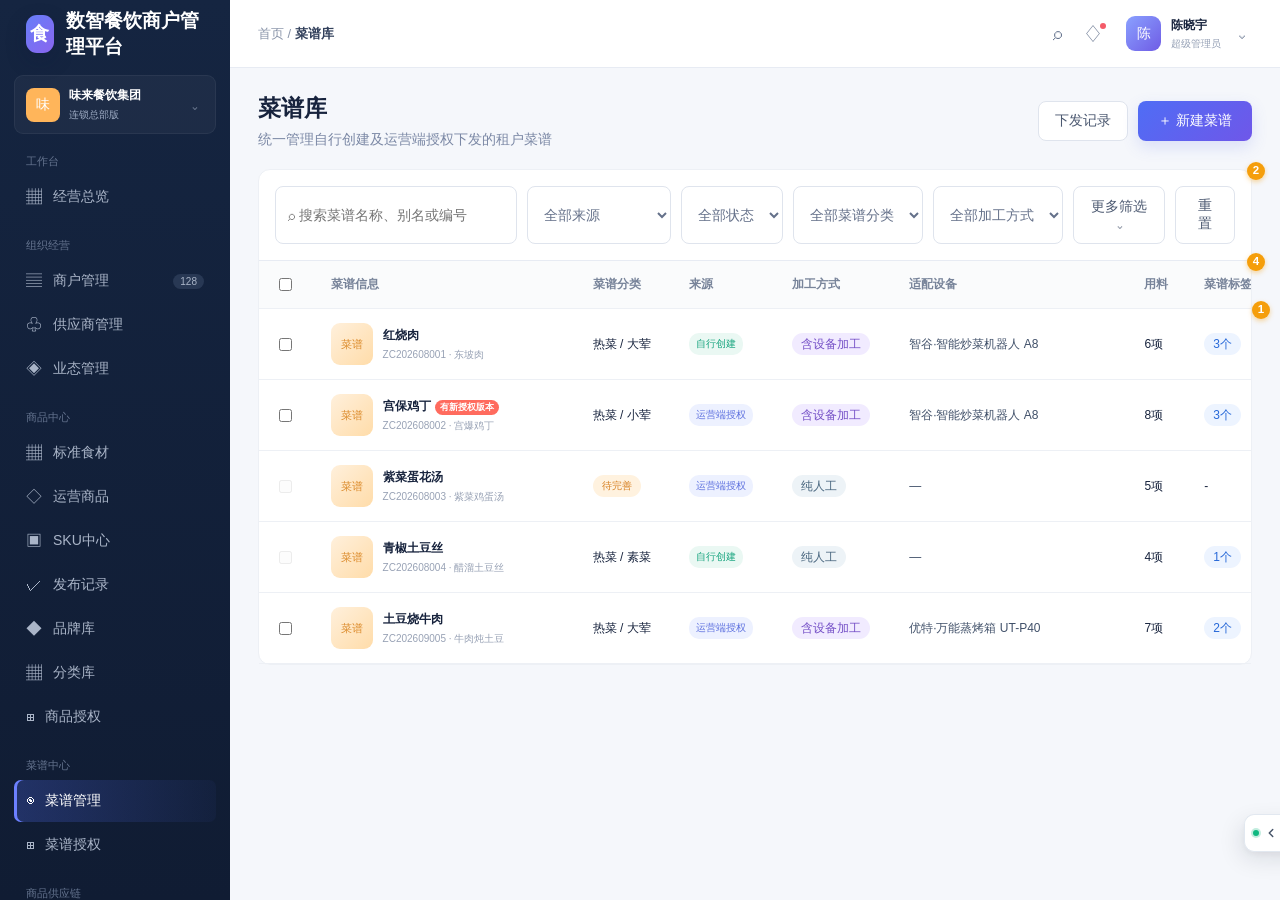
<file: tenant/_anno-verify.html>
﻿<!doctype html>
<html lang="zh-CN">
<head>
  <meta charset="UTF-8" />
  <meta name="viewport" content="width=device-width, initial-scale=1.0" />
  <title>数智餐饮商户管理平台｜租户端</title>
  <link rel="stylesheet" href="styles.css" />
  <link rel="stylesheet" href="formats.css" />
  <link rel="stylesheet" href="editor.css" />
  <link rel="stylesheet" href="editor-v2.css" />
  <link rel="stylesheet" href="merchant-ops.css" />
  <link rel="stylesheet" href="roles.css" />
  <link rel="stylesheet" href="roles-v2.css" />
  <link rel="stylesheet" href="level-attributes.css" />
  <link rel="stylesheet" href="merchant-credit.css" />
  <link rel="stylesheet" href="dishes.css" />
  <link rel="stylesheet" href="dishes-detail.css" />
  <link rel="stylesheet" href="dish-version.css" />
  <link rel="stylesheet" href="dish-authorization.css" />
  <link rel="stylesheet" href="dish-authorization-tree.css" />
  <link rel="stylesheet" href="device-recipes.css" />
  <link rel="stylesheet" href="dish-library-v2.css" />
  <link rel="stylesheet" href="tenant-device-center.css?v=20260911" />
  <link rel="stylesheet" href="tenant-device-dictionary.css?v=20260911" />
  <link rel="stylesheet" href="tenant-device-ingredients.css?v=20260911" />
  <link rel="stylesheet" href="tenant-device-tabs.css?v=20260911" />
  <link rel="stylesheet" href="tenant-device-compat.css?v=20260911-2" />
  <link rel="stylesheet" href="tenant-recipe-authorization-v1.css?v=20260913" />
  <link rel="stylesheet" href="tenant-recipe-authorization-v1-fix.css?v=20260913" />
  <link rel="stylesheet" href="tenant-recipe-auth-cleanup.css?v=20260913" />
  <link rel="stylesheet" href="tenant-device-bulk-modes.css?v=20260913" />
  <link rel="stylesheet" href="tenant-product-center.css?v=20260911" />
  <link rel="stylesheet" href="product-reference-override.css?v=20260911-4" />
  <link rel="stylesheet" href="unified-recipe-v1.css?v=20260924-dev-1" />
  <link rel="stylesheet" href="unified-recipe-list-v2.css?v=20260914-4" />
  <link rel="stylesheet" href="unified-recipe-editor-v2.css?v=20260923-dict-1" />
<link rel="stylesheet" href="unified-recipe-ingredient-flow.css?v=20260925-flow-9" />
</head>
<body>
  <section id="loginView" class="login-view">
    <div class="login-art">
      <div class="brand brand-light"><span class="brand-mark">食</span><span>数智餐饮商户管理平台</span></div>
      <div class="hero-copy">
        <span class="eyebrow">RESTAURANT CLOUD</span>
        <h1>让每一家门店，<br>都在同一套标准下高效经营</h1>
        <p>面向餐饮企业的一体化数智管理平台，统一商户、供应商、菜谱、采购与权限管理。</p>
      </div>
      <div class="orb orb-a"></div><div class="orb orb-b"></div><div class="grid-lines"></div>
    </div>
    <div class="login-panel">
      <div class="login-box">
        <div class="mobile-brand"><span class="brand-mark">食</span> 数智餐饮商户管理平台（租户端）</div>
        <p class="hello">欢迎回来</p><h2>登录租户管理平台</h2><p class="muted">请输入您的企业账号和密码</p>
        <form id="loginForm">
          <label>企业账号</label><div class="input-wrap"><span>◎</span><input id="username" value="admin" placeholder="请输入企业账号" /></div>
          <label>登录密码</label><div class="input-wrap"><span>◇</span><input id="password" type="password" value="123456" placeholder="请输入登录密码" /><button type="button" class="eye" id="togglePwd">查看</button></div>
          <div class="login-options"><label class="check"><input type="checkbox" checked /> 记住账号</label><a href="#">忘记密码？</a></div>
          <button class="primary login-btn" type="submit">登录系统 <span>→</span></button>
        </form>
        <div class="demo-tip">演示账号：admin　密码：123456</div>
        <p class="copyright">© 2026 食联网 · 服务热线 400-888-2026</p>
      </div>
    </div>
  </section>

  <div id="appView" class="app hidden">
    <aside class="sidebar">
      <div class="brand"><span class="brand-mark">食</span><span>数智餐饮商户管理平台</span></div>
      <div class="tenant-chip"><div class="tenant-logo">味</div><div><b>味来餐饮集团</b><span>连锁总部版</span></div><button>⌄</button></div>
      <nav id="nav">
        <p>工作台</p><button class="active" data-page="dashboard"><span>▦</span>经营总览</button>
        <p>组织经营</p><button data-page="merchants"><span>▤</span>商户管理<em>128</em></button><button data-page="suppliers"><span>♧</span>供应商管理</button><button data-page="formats"><span>◈</span>业态管理</button>
        <p>商品中心</p><button data-page="standardIngredients"><span>▦</span>标准食材</button><button data-page="tenantProducts"><span>◇</span>运营商品</button><button data-page="tenantSkus"><span>▣</span>SKU中心</button><button data-page="productPublish"><span>✓</span>发布记录</button><button data-page="brandLibrary"><span>◆</span>品牌库</button><button data-page="productCategories"><span>▦</span>分类库</button><button data-page="productAuthorization"><span>⊞</span>商品授权</button>
        <p>菜谱中心</p><button data-page="standardRecipes"><span>◉</span>菜谱管理</button><button data-page="dishAuthorization"><span>⊞</span>菜谱授权</button><p>商品供应链</p><button data-page="ingredients"><span>◒</span>食材中心</button><button data-page="purchase"><span>⇄</span>采购管理<em class="warn">6</em></button>
        <p>系统管控</p><button data-page="permissions"><span>⊞</span>角色与权限</button>
      </nav>
      <div class="sidebar-help"><span>?</span><div><b>需要帮助？</b><small>查看使用指南</small></div><span>›</span></div>
    </aside>
    <main class="main">
      <header><div class="breadcrumb" id="breadcrumb">首页 / <b>经营总览</b></div><div class="header-actions"><button class="icon-btn">⌕</button><button class="icon-btn bell">♢<i></i></button><div class="avatar">陈</div><div class="user"><b>陈晓宇</b><span>超级管理员</span></div><button id="logoutBtn" class="chevron">⌄</button></div></header>
      <div id="content" class="content"></div>
    </main>
  </div>

  <div id="modal" class="modal hidden"><div class="modal-card"><div class="modal-head"><div><h3>新建商户</h3><p>创建后可继续配置业态、功能范围及有效期</p></div><button id="closeModal">×</button></div><form id="merchantForm" class="form-grid"><label class="full credit-query">统一社会信用代码 <i>*</i><div><input id="creditQuery" required maxlength="18" placeholder="请输入18位统一社会信用代码" /><button type="button" id="queryCredit" class="primary">查询商户</button></div><small>查询企业登记信息后，可自动带入商户名称等基础资料</small></label><label>商户名称<input id="createMerchantName" required placeholder="请输入商户名称" /></label><label>商户账号<input required placeholder="请输入商户登录账号（手机号码）" /></label><label>商户编码<input placeholder="不填则自动生成" /></label><label>业态模板<select><option value="K12_EDU">K12 教育业态</option></select></label><label>联系人<input id="createContact" placeholder="请输入联系人" /></label><label>联系电话<input placeholder="请输入手机号" /></label><label>服务有效期<input type="date" value="2027-08-04" /></label><label class="full">商户地址<input id="createAddress" placeholder="请输入省市区及详细地址" /></label><div class="form-actions full"><button type="button" class="ghost" id="cancelModal">取消</button><button class="primary">确认创建</button></div></form></div></div>
  <div id="merchantOpsModal" class="modal hidden"><div class="modal-card"><div class="modal-head"><div><h3 id="merchantOpsTitle">商户详情</h3><p id="merchantOpsDesc">查看商户基本信息及服务配置</p></div><button class="merchant-ops-close">×</button></div><div id="merchantOpsBody"></div></div></div>
  <div id="formatModal" class="modal hidden"><div class="modal-card format-editor-card"><div class="modal-head"><div><h3 id="formatModalTitle">新建业态模板</h3><p>设置模板基本信息及商户组织层级</p></div><button class="format-close">×</button></div><div id="formatEditorBody"></div></div></div>
  <div id="levelModal" class="modal hidden"><div class="modal-card level-editor-card"><div class="modal-head"><div><h3>配置组织层级</h3><p>设置层级显示名称、备注及组织图标</p></div><button class="level-close">×</button></div><form id="levelForm" class="single-form"><label>层级名称<input id="levelName" required /></label><label>层级备注<textarea id="levelNote" rows="4"></textarea></label><label>组织图标 <small>仅支持上传 1 张图片</small><div class="icon-upload"><input id="levelIcon" type="file" accept="image/*" /><div id="iconPreview"><span>＋</span><b>上传图标</b><small>PNG、JPG，建议 1:1</small></div></div></label><div class="level-attributes"><div class="attribute-head"><div><b>层级属性</b><span>创建该层级组织时需要维护的基础信息</span></div><em id="attributeCount">0 项</em></div><div class="attribute-note">以下属性由平台预设，仅供查看，不支持在租户端修改。</div><div id="attributeList" class="attribute-list"></div></div><div class="form-actions"><button type="button" class="ghost level-close">取消</button><button class="primary">保存配置</button></div></form></div></div>
  <div id="roleModal" class="modal hidden"><div class="modal-card role-editor-card"><div class="modal-head"><div><h3>创建商户角色</h3><p>设置角色的功能权限及功能内数据字段权限</p></div><button class="role-close">×</button></div><form id="roleForm" class="role-form"><div class="role-basic"><label>角色名称 <i>*</i><input id="roleName" required placeholder="如：校区管理员" /></label><label>角色说明<textarea rows="3" placeholder="请输入角色职责说明"></textarea></label></div><div class="permission-section"><h4>功能权限</h4><p>勾选该角色在商户端可使用的功能</p><div class="permission-tree"><label><input type="checkbox" checked /> 工作台</label><div><label><input type="checkbox" checked /> 组织管理</label><label><input type="checkbox" checked /> 成员管理</label></div><div><label><input type="checkbox" checked /> 菜谱管理</label><label><input type="checkbox" /> 价格管理</label></div><div><label><input type="checkbox" checked /> 采购管理</label><label><input type="checkbox" /> 采购审核</label><label><input type="checkbox" /> 供应商查看</label></div><div><label><input type="checkbox" /> 库存管理</label><label><input type="checkbox" /> 库存盘点</label></div><label><input type="checkbox" /> 经营报表</label></div></div><div class="permission-section"><h4>数据权限</h4><p>按功能设置具体数据字段的可见方式；未获得功能权限时，对应数据权限不生效</p><div class="field-permissions"><div class="field-head"><b>功能</b><b>数据字段</b><b>可见方式</b></div><div class="field-row"><b>成员管理</b><span>姓名</span><select><option>完整可见</option><option>脱敏显示</option><option>隐藏</option></select><span>手机号码</span><select><option>脱敏显示</option><option>完整可见</option><option>隐藏</option></select><span>证件号码</span><select><option>隐藏</option><option>脱敏显示</option><option>完整可见</option></select></div><div class="field-row"><b>供应商查看</b><span>联系人</span><select><option>完整可见</option><option>脱敏显示</option><option>隐藏</option></select><span>联系电话</span><select><option>脱敏显示</option><option>完整可见</option><option>隐藏</option></select><span>银行账户</span><select><option>隐藏</option><option>脱敏显示</option><option>完整可见</option></select></div><div class="field-row"><b>采购管理</b><span>采购金额</span><select><option>完整可见</option><option>隐藏</option></select><span>成本单价</span><select><option>隐藏</option><option>完整可见</option></select><span>毛利数据</span><select><option>隐藏</option><option>完整可见</option></select></div></div></div><div class="editor-footer"><button type="button" class="ghost role-close">取消</button><button class="primary">创建角色</button></div></form></div></div>
  <div id="assignRoleModal" class="modal hidden"><div class="modal-card assign-card"><div class="modal-head"><div><h3>分配商户角色</h3><p>选择商户并赋予已创建的角色</p></div><button class="assign-close">×</button></div><form id="assignRoleForm" class="single-form"><label>选择商户<select required><option>杭州市校园餐饮管理中心</option><option>西湖区学校后勤服务中心</option><option>南京未来教育服务中心</option></select></label><label>选择角色<select required><option>商户管理员</option><option>校区管理员</option><option>采购专员</option><option>数据查看员</option></select></label><div class="assignment-preview"><b>权限预览</b><span>功能权限：组织、成员、菜谱、采购</span><span>数据权限：姓名完整可见，手机号脱敏，证件号隐藏</span></div><div class="form-actions"><button type="button" class="ghost assign-close">取消</button><button class="primary">确认分配</button></div></form></div></div>
  <div id="toast" class="toast">操作成功</div>
  <script src="app.js"></script>
  <script src="dishes.js"></script>
  <script src="dishes-detail.js"></script>
  <script src="dish-version.js"></script>
  <script src="dish-authorization.js"></script>
  <script src="device-recipes.js"></script>
  <script src="dish-library-v2.js"></script>
  <script src="tenant-device-dictionary.js?v=20260923-dict-1"></script>
  <script src="tenant-device-center.js?v=20260911"></script>
  <script src="recipe-center-hubs.js?v=20260911"></script>
  <script src="tenant-product-center.js?v=20260911"></script>
  <script src="product-reference-override.js?v=20260922-1"></script>
  <script src="tenant-recipe-authorization-v1.js?v=20260913-9"></script>
  <script src="unified-recipe-v1.js?v=20260924-dev-1"></script>
  <script src="unified-recipe-editor-v2.js?v=20260924-dev-1"></script>
  <script src="unified-recipe-list-v2.js?v=20260924-dev-1"></script>
<script src="unified-recipe-ingredient-flow.js?v=20260925-flow-9"></script>
<script src="./annotation-kit/host-view-adapter.js?v=20261013-recipe-v2-1"></script>
<!-- vpa:assets:start -->
<link rel="stylesheet" href="./annotation-kit/runtime.css?v=20261013-recipe-v2-1">
<script src="./annotation-kit/annotation.bundle.inline.js?v=20261013-recipe-v2-1"></script>
<script src="./annotation-kit/runtime.js?v=20261013-recipe-v2-1"></script>
<!-- vpa:assets:end -->
<script src="_anno-verify.js"></script>
</body>
</html>
</file>
<file: opsys/_next/static/chunks/1f7f2osu59qd1.css>
:root{--blue:#2f6bff;--blue2:#eaf1ff;--ink:#1d2739;--muted:#7b8799;--line:#e5eaf1;--bg:#f5f7fb;--green:#18a86b;--orange:#ed8b2c;--red:#e65353}*{box-sizing:border-box}html,body{min-height:100%;color:var(--ink);background:var(--bg);margin:0;font-family:Microsoft YaHei,PingFang SC,system-ui,sans-serif;font-size:14px}button,input,select{font:inherit}button{cursor:pointer}button:disabled{cursor:not-allowed;opacity:.38}.app-shell{min-height:100vh;display:flex}.sidebar{color:#b8c3d8;z-index:10;background:#14213a;width:224px;position:fixed;inset:0 auto 0 0}.logo{border-bottom:1px solid #27334a;align-items:center;gap:12px;height:72px;padding:0 23px;display:flex}.logo>span{color:#fff;background:linear-gradient(145deg,#5c8fff,#2861ed);border-radius:11px;place-items:center;width:38px;height:38px;font-size:19px;font-weight:800;display:grid}.logo b{color:#fff;letter-spacing:.5px;white-space:nowrap;font-size:12px;display:block}.logo small{letter-spacing:2px;margin-top:3px;font-size:11px;display:block}.side-caption{color:#64738d;letter-spacing:2px;padding:24px 22px 8px;font-size:11px}.sidebar nav p{color:#66758d;margin:18px 22px 8px;font-size:11px}.sidebar nav button{color:#aebad0;text-align:left;background:0 0;border:0;border-radius:7px;align-items:center;gap:11px;width:calc(100% - 20px);height:43px;margin:2px 10px;padding:0 13px;display:flex;position:relative}.sidebar nav button:hover,.sidebar nav button.active{color:#fff;background:#263753}.sidebar nav button.active:before{content:"";background:#5f8eff;border-radius:0 3px 3px 0;width:3px;height:22px;position:absolute;left:-10px}.sidebar svg{fill:none;stroke:currentColor;stroke-width:1.8px;stroke-linecap:round;stroke-linejoin:round;width:19px;height:19px}.sidebar nav em{color:#fff;background:#e65555;border-radius:10px;place-items:center;min-width:20px;height:20px;margin-left:auto;padding:0 6px;font-size:11px;font-style:normal;display:grid}.side-version{color:#aebad0;background:#1b2942;border:1px solid #2c3b55;border-radius:8px;padding:12px;font-size:12px;position:absolute;bottom:18px;left:18px;right:18px}.side-version i{background:#32c780;border-radius:50%;width:7px;height:7px;margin-right:7px;display:inline-block}.side-version small{color:#66758e;margin:6px 0 0 14px;display:block}.main{width:calc(100% - 224px);margin-left:224px}.topbar{border-bottom:1px solid var(--line);background:#fff;justify-content:space-between;align-items:center;height:64px;padding:0 28px;display:flex}.crumb{font-weight:600}.crumb span{color:#bac2ce;margin:0 9px}.top-actions{align-items:center;gap:10px;display:flex}.top-actions>button{color:#667287;background:0 0;border:0;width:34px;height:34px}.bell{position:relative}.bell i{color:#fff;background:#ed5d5d;border-radius:50%;place-items:center;width:15px;height:15px;font-size:9px;font-style:normal;display:grid;position:absolute;top:0;right:0}.avatar{color:#fff;background:#4b74d9;border-radius:50%;place-items:center;width:34px;height:34px;margin-left:7px;display:grid}.top-actions b{font-size:13px;display:block}.top-actions small{color:#9ba5b3;font-size:10px;display:block}.content{min-width:1020px;padding:28px}.page-head{justify-content:space-between;align-items:flex-start;margin-bottom:20px;display:flex}.page-head h1{margin:0;font-size:24px}.page-head p{color:var(--muted);margin:8px 0 0;font-size:13px}.head-actions{gap:9px;display:flex}.primary,.secondary,.ghost{border-radius:6px;height:36px;padding:0 16px;font-weight:600}.primary{border:1px solid var(--blue);color:#fff;background:var(--blue);box-shadow:0 4px 10px #2f6bff29}.secondary{color:#4b5870;background:#fff;border:1px solid #d9e0e9}.ghost{color:#7b8799;background:0 0;border:0}.metric-row{grid-template-columns:repeat(4,1fr);gap:14px;margin-bottom:16px;display:grid}.metric{border:1px solid var(--line);background:#fff;border-radius:9px;justify-content:space-between;min-height:112px;padding:20px;display:flex;box-shadow:0 2px 6px #1b273e06}.metric span,.metric small{color:#8792a3;display:block}.metric strong{margin:10px 0 7px;font-size:25px;display:block}.metric-icon{color:#527be1;background:#eef3ff;border-radius:11px;place-items:center;width:42px;height:42px;font-size:19px;display:grid}.success-text{color:var(--green)}.card{border:1px solid var(--line);background:#fff;border-radius:9px;overflow:hidden;box-shadow:0 2px 7px #16223706}.filters{border-bottom:1px solid #edf0f4;align-items:center;gap:10px;min-height:68px;padding:15px 18px;display:flex}.filters select,.filters input,.field select,.field input{color:#46536a;background:#fff;border:1px solid #dce2ea;border-radius:6px;outline:0;height:36px;padding:0 10px}.filters select{min-width:145px}.search{width:255px;position:relative}.search span{color:#9aa5b6;position:absolute;top:8px;left:11px}.search input{width:100%;padding-left:31px}.table-tools{color:#8792a3;justify-content:space-between;align-items:center;height:46px;padding:0 18px;font-size:12px;display:flex}.table-tools div{gap:12px;display:flex}.text-btn,.icon-btn,.link,.more{background:0 0;border:0}.text-btn,.link{color:#346fe8}.icon-btn{color:#778398}table{border-collapse:collapse;width:100%}th{text-align:left;white-space:nowrap;color:#768296;background:#f7f9fc;height:42px;padding:0 12px;font-size:12px;font-weight:600}td{color:#465267;vertical-align:middle;border-bottom:1px solid #edf0f4;height:70px;padding:11px 12px;font-size:13px}tr:hover td{background:#fbfcfe}.food-cell{align-items:center;gap:10px;min-width:175px;display:flex}.food-cell b{color:#273349;display:block}.food-cell small,.sub{color:#929cab;margin-top:5px;font-size:11px;display:block!important}.food-pic,.product-pic{color:#ffffffbf;background:linear-gradient(145deg,#9bc16f,#5f8e38);border-radius:7px;flex:none;place-items:center;width:42px;height:42px;display:grid}.pic-2{background:linear-gradient(145deg,#ffb75a,#e67d22)}.pic-3{background:linear-gradient(145deg,#f2dcc2,#c89b68)}.pic-4{background:linear-gradient(145deg,#76bd79,#318858)}.pic-5{background:linear-gradient(145deg,#816b55,#4d382b)}.product-pic{background:linear-gradient(145deg,#8eb5ff,#4f78d7)}td a,.link{color:#3472e9}.link{padding:3px 7px}.more{color:#7f8a9c;letter-spacing:1px}.badge{color:#667186;background:#eef1f5;border-radius:4px;margin:1px 3px;padding:3px 7px;font-size:11px;display:inline-block}.badge.green{color:#159565;background:#e7f7f0}.badge.orange{color:#c97620;background:#fff1df}.badge.red{color:#d14b4b;background:#fdecec}.badge.blue{color:#356dd7;background:#eaf1ff}.mini-select{background:#fff;border:1px solid #dfe5ed;border-radius:5px;height:29px;padding:0 6px}.pagination{color:#8792a3;justify-content:flex-end;align-items:center;gap:6px;height:58px;padding:0 18px;display:flex}.pagination button{color:#6d7789;background:#fff;border:1px solid #e0e5ec;border-radius:5px;width:29px;height:29px}.pagination button.active{border-color:var(--blue);color:#fff;background:var(--blue)}.pagination select{border:1px solid #e0e5ec;border-radius:5px;height:30px;margin-left:6px}.tabs{border-bottom:1px solid #dfe4eb;gap:24px;height:45px;margin-bottom:14px;display:flex}.tabs button{color:#768195;background:0 0;border:0;position:relative}.tabs button.active{color:#2f68df;font-weight:600}.tabs button.active:after{content:"";background:#356ee4;height:2px;position:absolute;bottom:-1px;left:0;right:0}.tabs i{background:#e8ecf2;border-radius:8px;padding:1px 5px;font-size:10px;font-style:normal}.notice{color:#805d2b;background:#fff9ef;border:1px solid #f3d8ac;border-radius:8px;align-items:center;gap:14px;min-height:54px;margin-bottom:16px;padding:12px 16px;display:flex}.notice span{flex:1;font-size:13px}.notice a{color:#3971df}.blue-notice{color:#3c5f9f;background:#f2f6ff;border-color:#cadbfd}.warn-text{color:#dd7627!important}.source-dot{background:#5d86e7;border-radius:50%;width:7px;height:7px;margin-right:6px;display:inline-block}code{background:#f0f2f6;border-radius:4px;padding:3px 7px}.overlay,.modal-wrap{z-index:50;-webkit-backdrop-filter:blur(1px);backdrop-filter:blur(1px);background:#121c2f6e;position:fixed;inset:0}.drawer{background:#f7f9fc;flex-direction:column;height:100%;display:flex;position:absolute;top:0;right:0;box-shadow:-10px 0 35px #0c182e29}.drawer.medium{width:620px}.drawer.wide{width:min(1080px,86vw)}.drawer-head{border-bottom:1px solid var(--line);background:#fff;justify-content:space-between;align-items:center;height:70px;padding:0 24px;display:flex}.drawer-head h2{margin:0;font-size:19px}.drawer-head p{color:#8994a6;margin:5px 0 0;font-size:12px}.drawer-head>button{color:#788496;background:0 0;border:0;border-radius:5px;width:32px;height:32px;font-size:24px}.drawer-body{flex:1;padding:20px 24px;overflow:auto}.drawer-foot,.modal-foot{border-top:1px solid var(--line);background:#fff;align-items:center;gap:9px;min-height:64px;padding:12px 24px;display:flex}.spacer{flex:1}.readonly-tip,.warning-box{color:#4166a2;background:#f0f5ff;border:1px solid #cfdefa;border-radius:6px;padding:11px 13px;font-size:12px}.warning-box{color:#94621f;background:#fff8e9;border-color:#f1d29d;margin-top:13px}.form-section{border:1px solid var(--line);background:#fff;border-radius:8px;margin-top:15px;padding:18px}.form-section h3{margin:0 0 17px;font-size:14px}.form-section h3 small{color:#9aa4b2;margin-left:10px;font-weight:400}.info-grid{grid-template-columns:1fr 1fr;gap:18px 24px;display:grid}.info-grid span{color:#8a95a7;margin-bottom:7px;font-size:12px;display:block}.info-grid b{font-size:13px}.formula{color:#405370;background:#f5f7fa;border-radius:6px;align-items:center;gap:18px;margin-top:16px;padding:12px 14px;display:flex}.formula b{font-size:12px}.formula span{color:#24334d;flex:1;font-family:ui-monospace,Consolas,monospace}.formula em{color:#778398;background:#e5e9ef;border-radius:4px;padding:3px 7px;font-size:10px;font-style:normal}.empty-mini{color:#9aa4b2;background:#fafbfc;place-items:center;height:70px;display:grid}.steps{border-bottom:1px solid var(--line);background:#fff;align-items:center;height:72px;padding:0 15%;display:flex}.steps button{color:#8a95a7;background:0 0;border:0;flex:1;justify-content:center;align-items:center;gap:8px;display:flex;position:relative}.steps button:not(:last-child):after{content:"";background:#dce2ea;height:1px;position:absolute;top:50%;left:62%;right:-38%}.steps i{z-index:1;background:#fff;border:1px solid #ccd4df;border-radius:50%;place-items:center;width:27px;height:27px;font-style:normal;display:grid;position:relative}.steps .active{color:#346fe6;font-weight:600}.steps .active i,.steps .done i{color:#fff;background:#3472e9;border-color:#3472e9}.steps .done:after{background:#3472e9}.source-strip{background:#f3f7ff;border:1px solid #d9e4f8;border-radius:8px;align-items:center;gap:12px;padding:13px 16px;display:flex}.source-strip div:nth-child(2){flex:1}.source-strip b{display:block}.source-strip span{color:#7b8798;margin-top:5px;font-size:12px;display:block}.form-grid{grid-template-columns:1fr 1fr;gap:17px 22px;display:grid}.field>span{color:#58657a;margin-bottom:7px;font-size:12px;display:block}.field>span i{color:#e44d4d;margin-right:3px;font-style:normal}.field input,.field select{width:100%}.field small{color:#99a3b2;margin-top:5px;font-size:10px;display:block}.field input:disabled{color:#9aa4b2;background:#f5f6f8}.locked-input{background:#f5f6f8;border:1px solid #e0e4ea;border-radius:6px;justify-content:space-between;align-items:center;height:36px;padding:0 10px;display:flex}.locked-input em{color:#98a2b2;font-size:10px;font-style:normal}.segment{display:flex}.segment button{color:#718096;background:#fff;border:1px solid #dce2ea;flex:1;height:36px}.segment button:first-child{border-radius:6px 0 0 6px}.segment button:last-child{border-radius:0 6px 6px 0}.segment button.active{color:#3472e9;background:#eef4ff;border-color:#3472e9}.switch-row{align-items:center;height:36px;display:flex}.switch{background:#cfd6df;border-radius:10px;width:34px;height:19px;margin-right:7px;position:relative}.switch:after{content:"";background:#fff;border-radius:50%;width:15px;height:15px;position:absolute;top:2px;left:2px}.switch.on{background:#3975ed}.switch.on:after{left:17px}.tiny-input{margin-left:7px;width:45px!important;height:30px!important}.input-suffix{position:relative}.input-suffix span{position:absolute;top:9px;right:10px}.type-cards{grid-template-columns:repeat(4,1fr);gap:10px;display:grid}.type-cards button{text-align:left;background:#fff;border:1px solid #dfe4eb;border-radius:7px;min-height:92px;padding:12px}.type-cards button.active{border-color:#4a7bea;box-shadow:0 0 0 2px #e5edff}.type-cards i{color:#376fdf;background:#eaf1ff;border-radius:6px;place-items:center;width:27px;height:27px;margin-right:8px;font-style:normal;display:inline-grid}.type-cards b{font-size:12px}.type-cards small{color:#96a0af;margin:9px 0 0 35px;font-size:10px;display:block}.conversion-grid{grid-template-columns:1fr 1fr;gap:12px;display:grid}.conversion-grid>div{background:#fafbfd;border:1px solid #dfe5ed;border-radius:7px;padding:15px;position:relative}.conversion-grid span,.conversion-grid small{color:#8792a3;font-size:11px;display:block}.conversion-grid strong{margin:9px 0;font-family:ui-monospace,Consolas,monospace;font-size:17px;display:block}.conversion-grid .badge{position:absolute;top:10px;right:10px}.natural{color:#287456;background:#edf9f4;border-radius:6px;margin-top:12px;padding:12px}.sku-preview{border:1px solid var(--line);background:#fff;border-radius:8px;margin-top:15px;overflow:hidden}.sku-preview>div{justify-content:space-between;padding:13px 17px;display:flex}.sku-preview>div span{color:#929cab;font-size:11px}.publish-hero{text-align:center;padding:20px}.publish-hero>div{color:#fff;background:#26ae76;border-radius:50%;place-items:center;width:50px;height:50px;margin:auto;font-size:24px;display:grid}.publish-hero h2{margin:13px 0 7px}.publish-hero p{color:#7e899b}.check-grid{grid-template-columns:repeat(3,1fr);gap:13px;margin-bottom:16px;display:grid}.check-grid>div{border:1px solid var(--line);background:#fff;border-radius:8px;padding:17px}.check-grid p{color:#657187;margin:10px 0 0;font-size:12px}.modal-wrap{place-items:center;display:grid}.modal{background:#f7f9fc;border-radius:10px;flex-direction:column;width:680px;max-height:88vh;display:flex;overflow:hidden;box-shadow:0 20px 60px #09142938}.modal.large{width:860px}.modal .drawer-head{flex:none}.modal-body{min-height:330px;padding:22px;overflow:auto}.modal-foot{flex:none}.steps.compact{height:62px;padding:0 18%}.category-picker,.tenant-layout{grid-template-columns:1.2fr .8fr;gap:18px;display:grid}.category-picker>div,.tenant-layout>div{border:1px solid var(--line);background:#fff;border-radius:8px;padding:18px}.category-picker h3,.tenant-layout h3,.auth-config h3{margin:0 0 15px;font-size:14px}.category-picker label,.tenant-layout label{border-radius:5px;align-items:center;gap:9px;height:45px;padding:0 10px;display:flex}.category-picker label:hover,.category-picker label.checked{background:#f2f6ff}.category-picker label small{color:#97a2b2;margin-left:auto}.category-picker .indent{padding-left:33px}.selection{background:#f2f6ff!important;border:1px solid #cfdcf6!important;padding:15px!important}.selection span,.selection small{color:#77869d;font-size:11px;display:block}.selection b{color:#315fae;margin:11px 0;display:block}.snapshot-summary{grid-template-columns:2fr repeat(3,1fr);gap:10px;margin-bottom:15px;display:grid}.snapshot-summary>div{border:1px solid var(--line);background:#fff;border-radius:7px;padding:13px}.snapshot-summary span,.snapshot-summary b{display:block}.snapshot-summary span{color:#8b96a7;margin-bottom:8px;font-size:11px}.tenant-layout label{height:55px}.tenant-layout label span{flex-direction:column;display:flex}.tenant-layout label small{color:#98a2b2;margin-top:4px;font-size:10px}.tenant-layout .search{width:100%;margin-bottom:10px}.auth-config .field{margin-bottom:13px;display:block}.wide-search{width:100%;margin-bottom:14px}.wide-search input{border:1px solid #dce2ea;border-radius:6px;height:40px}.choose-list{flex-direction:column;gap:7px;display:flex}.choose-list button{border:1px solid var(--line);text-align:left;background:#fff;border-radius:7px;align-items:center;gap:11px;padding:11px;display:flex}.choose-list button:hover{background:#f6f9ff;border-color:#7ca0ef}.choose-list button div:nth-child(2){flex:1}.choose-list b,.choose-list small{display:block}.choose-list small{color:#8d98a8;margin-top:5px}.choose-list>button>span{color:#7f8a9c}.toast{z-index:100;color:#fff;background:#24344e;border-radius:7px;padding:12px 20px;position:fixed;top:26px;left:50%;transform:translate(-50%);box-shadow:0 10px 30px #0b192f38}@media (max-width:1200px){.content{padding:20px}.metric-row{gap:10px}.filters{flex-wrap:wrap}.drawer.wide{width:92vw}}@media (max-width:900px){.sidebar{width:70px}.logo{padding:0 15px}.logo div,.side-caption,.sidebar nav p,.sidebar nav button span,.sidebar nav em,.side-version{display:none}.sidebar nav button{justify-content:center;width:48px;margin:6px 11px}.sidebar nav button.active:before{left:-11px}.main{width:calc(100% - 70px);margin-left:70px}.content{overflow:auto}.topbar{padding:0 16px}.top-actions>div:not(.avatar),.top-actions>span{display:none}}
.bulk-action{position:relative}.shape-menu{z-index:8;border:1px solid var(--line);background:#fff;border-radius:7px;width:210px;padding:8px;position:absolute;top:28px;right:25px;box-shadow:0 12px 30px #16223726;display:block!important}.shape-menu>span{color:#8a95a7;padding:7px 9px;font-size:11px;display:block}.shape-menu button{text-align:left;background:#fff;border:0;border-radius:5px;width:100%;padding:9px;display:block}.shape-menu button:hover{color:#326ce2;background:#f1f5ff}.shape-menu small{color:#9ba5b3;margin-top:3px;font-size:10px;display:block}.selected-row td{background:#f4f7ff!important}.related-products{flex-direction:column;gap:8px;display:flex}.related-product{background:#fafbfd;border:1px solid #e6eaf0;border-radius:7px;align-items:center;gap:9px;min-height:58px;padding:8px 9px;display:flex}.related-product .product-pic{width:36px;height:36px}.related-main{flex:1;min-width:0}.related-main b,.related-main small{display:block}.related-main small,.related-meta small{color:#919bab;margin-top:4px;font-size:10px}.related-meta{color:#526078;min-width:62px;font-size:11px}.related-meta span,.related-meta small{display:block}.ingredient-note{color:#4e5d73;background:#f6f8fc;border-left:3px solid #6f91e8;border-radius:4px;min-height:48px;padding:13px 15px;line-height:1.7}.expression-card{background:linear-gradient(145deg,#f7faff,#fff);border:1px solid #bfd1fa;border-radius:9px;padding:18px;box-shadow:0 4px 14px #2f6bff0f}.expression-title{color:#718099;justify-content:space-between;align-items:center;font-size:12px;display:flex}.expression-card>strong{color:#2459be;margin:10px 0 16px;font-size:19px;display:block}.expression-lines{border-top:1px solid #e2e9f6}.expression-lines>div{border-bottom:1px dashed #e2e7ef;grid-template-columns:100px 1fr;align-items:center;min-height:43px;padding:10px 0;display:grid}.expression-lines span{color:#8793a6;font-size:11px}.expression-lines b{color:#35445d;font-size:12px}.expression-card p{color:#317158;background:#edf9f4;border-radius:6px;margin:14px 0 0;padding:11px 13px;line-height:1.65}.name-suggestion{color:#8d98a9;justify-content:space-between;align-items:center;margin-top:5px;font-size:10px;display:flex}.name-suggestion button{color:#3472e9;background:0 0;border:0;padding:0;font-size:10px}.metric-row.three{grid-template-columns:repeat(3,1fr)}.count-stock-note{color:#4f6281;background:#f4f7ff;border:1px solid #cbdafa;border-radius:7px;grid-column:1/-1;gap:14px;padding:12px 14px;display:flex}.count-stock-note b{white-space:nowrap;color:#315fae}.expression-lines .order-expression{background:#edf3ff;border-radius:5px;margin:0 -8px;padding-left:8px;padding-right:8px}.expression-lines .order-expression b{color:#245ec8;font-size:14px}.title-separator{width:28px;display:inline-block}.product-actions{white-space:nowrap;position:relative}.row-menu{z-index:12;border:1px solid var(--line);background:#fff;border-radius:7px;width:116px;padding:6px;position:absolute;top:48px;right:10px;box-shadow:0 10px 26px #14233c29}.row-menu button{color:#49576d;text-align:left;background:#fff;border:0;border-radius:5px;width:100%;padding:9px 10px;display:block}.row-menu button:hover{color:#2f6bdf;background:#f2f6ff}.detail-overlay{z-index:60}.detail-drawer{width:min(820px,78vw)}.detail-status{background:#f5f8ff;border:1px solid #dce5f5;border-radius:8px;align-items:center;gap:13px;padding:16px;display:flex}.detail-status>div:nth-child(2){flex:1}.detail-status h3{margin:0 0 6px}.detail-status span{color:#7f8b9d;font-size:12px}.detail-status>b{color:#3a5f9f}.detail-skus{flex-direction:column;gap:10px;display:flex}.detail-sku{background:#fafbfd;border:1px solid #e1e6ed;border-radius:8px;padding:14px}.sku-head{align-items:center;gap:8px;display:flex}.sku-head>div{flex:1}.sku-head b,.sku-head small{display:block}.sku-head small{color:#98a2b1;margin-top:5px;font-size:10px}.sku-detail-grid{border-top:1px dashed #dfe4eb;grid-template-columns:repeat(4,1fr);gap:10px;margin-top:13px;padding-top:12px;display:grid}.sku-detail-grid span{color:#8a95a6;font-size:10px}.sku-detail-grid b{color:#45536a;margin-top:5px;font-size:11px;display:block}.configured-table{border-top:1px solid var(--line);overflow-x:auto}.configured-table th{height:40px;padding:0 13px}.configured-table td{white-space:nowrap;height:60px;padding:10px 13px}.configured-table td:first-child{min-width:185px}.configured-table th:last-child,.configured-table td:last-child{min-width:130px}.sku-row-actions button{color:#3472e9;background:0 0;border:0;padding:3px 6px;font-size:11px}.sku-row-actions button:disabled{color:#99a3b2;opacity:1}.edit-sku-manager{padding:2px 0 20px}.sku-manager-head{background:#f7f9fd;border:1px solid #dce5f5;border-radius:9px;justify-content:space-between;align-items:center;margin-bottom:14px;padding:16px 18px;display:flex}.sku-manager-head h3{margin:0 0 6px;font-size:16px}.sku-manager-head p{color:#7c899c;margin:0;font-size:12px}.sku-manager-table{border:1px solid var(--line);background:#fff;border-radius:8px}.sku-row-actions .danger-link{color:#e05252}.sku-editor-context{background:#f3f7ff;border:1px solid #bfd1fa;border-radius:8px;justify-content:space-between;align-items:center;padding:13px 16px;display:flex}.sku-editor-context b,.sku-editor-context span{display:block}.sku-editor-context b{color:#2459be}.sku-editor-context span{color:#78869a;margin-top:4px;font-size:11px}.sku-editor-actions{justify-content:flex-end;gap:10px;padding:15px 0 4px;display:flex}.sku-confirm-mask{z-index:120;background:#121e326b;place-items:center;display:grid;position:fixed;inset:0}.sku-confirm-dialog{text-align:center;background:#fff;border-radius:10px;width:360px;padding:24px;box-shadow:0 18px 50px #1420343d}.confirm-icon{color:#d94c4c;background:#fff0f0;border-radius:50%;place-items:center;width:42px;height:42px;margin:0 auto 12px;font-weight:700;display:grid}.sku-confirm-dialog h3{margin:0 0 8px}.sku-confirm-dialog p{color:#4d596c;margin:0}.sku-confirm-dialog small{color:#8a95a6;margin-top:8px;display:block}.sku-confirm-dialog>div:last-child{justify-content:center;gap:10px;margin-top:22px;display:flex}.danger-button{color:#fff;background:#df5151;border:1px solid #df5151;border-radius:5px;padding:9px 24px}.change-hero{background:#f6f9ff;border:1px solid #d5e1f7;border-radius:9px;align-items:center;gap:14px;padding:18px;display:flex}.change-hero>div:first-child{color:#2f6bdf;background:#e6efff;border-radius:50%;place-items:center;width:42px;height:42px;font-size:22px;display:grid}.change-hero>div:nth-child(2){flex:1}.change-hero h2{margin:0 0 5px;font-size:18px}.change-hero p{color:#7d899b;margin:0;font-size:12px}.change-summary{grid-template-columns:repeat(5,1fr);gap:10px;display:grid}.change-summary>div{border:1px solid var(--line);background:#fff;border-radius:8px;padding:14px}.change-summary span,.change-summary b{display:block}.change-summary span{color:#8793a5;font-size:11px}.change-summary b{color:#263852;margin-top:7px;font-size:19px}.change-list{border:1px solid var(--line);border-radius:7px;overflow:hidden}.change-list>div{border-bottom:1px solid var(--line);grid-template-columns:75px 1.4fr 1fr 30px 1fr;align-items:center;gap:8px;min-height:52px;padding:10px 13px;display:grid}.change-list>div:last-child{border-bottom:0}.change-list span{color:#647796;font-size:11px}.change-list b{color:#3e4d64;font-size:12px}.change-list del{color:#9a6570;text-decoration:none}.change-list i{color:#a3acb9;text-align:center;font-style:normal}.change-list ins{color:#24845f;text-decoration:none}.impact-list{color:#59677b;background:#fffaf1;border-left:3px solid #e4a23b;padding:2px 14px}.impact-list p{margin:10px 0;line-height:1.6}.change-groups{flex-direction:column;gap:12px;display:flex}.change-group{background:#fff;border:1px solid #dfe5ee;border-radius:9px;overflow:hidden}.change-group-head{background:#fafbfd;border-bottom:1px solid #edf0f4;align-items:center;gap:11px;padding:12px 15px;display:flex}.change-group-head>div{flex:1}.change-group-head b,.change-group-head small{display:block}.change-group-head b{color:#324158;font-size:13px}.change-group-head small{color:#909bab;margin-top:3px;font-size:10px}.change-index{color:#2f6bdf;background:#e7efff;border-radius:50%;place-items:center;width:26px;height:26px;font-size:11px;font-weight:700;display:grid}.green-index{color:#25825e;background:#e7f7f0}.orange-index{color:#b56b16;background:#fff1dc}.red-index{color:#ca4e4e;background:#ffeded}.purple-index{color:#7456c5;background:#f0ebff}.field-change{grid-template-columns:180px 1fr 30px 1fr;align-items:center;gap:10px;min-height:58px;padding:10px 15px;display:grid}.field-change+.field-change{border-top:1px dashed #e5e9ef}.field-change>b{color:#48566c;font-size:12px}.field-change>div span,.field-change>div del,.field-change>div ins{display:block}.field-change>div span{color:#9aa4b2;margin-bottom:4px;font-size:9px}.field-change del{color:#985f6a;text-decoration:none}.field-change ins{color:#21815b;font-weight:600;text-decoration:none}.field-change>i{color:#a8b0bc;text-align:center;font-style:normal}.sku-name-change{border-radius:6px;align-items:center;gap:9px;margin:12px 15px;padding:12px 14px;display:flex}.sku-name-change.added{color:#247a59;background:#eef9f4}.modified-sku{border:1px solid #e5e9ef;border-radius:7px;margin:12px 15px}.modified-sku h4{color:#34445b;background:#f7f9fc;margin:0;padding:10px 14px}.empty-change{color:#a2abb8;text-align:center;padding:17px;font-size:11px}.default-change{grid-template-columns:1fr 40px 1fr;align-items:center;padding:14px 15px;display:grid}.default-change>div{background:#f7f8fb;border-radius:6px;padding:11px 13px}.default-change span,.default-change del,.default-change ins{display:block}.default-change span{color:#929dad;margin-bottom:5px;font-size:10px}.default-change del{color:#7b6570;text-decoration:none}.default-change ins{color:#5b43a6;font-weight:600;text-decoration:none}.default-change>i{color:#8064d2;text-align:center;font-style:normal}.version-confirm-dialog{width:390px}.version-icon{color:#2f6bdf;background:#eaf1ff}.publish-detail-drawer{width:min(880px,82vw)}.publish-meta{background:#f7f9fd;border:1px solid #dce5f5;border-radius:8px;grid-template-columns:repeat(4,1fr);gap:14px;padding:14px 16px;display:grid}.publish-meta span,.publish-meta b{display:block}.publish-meta span{color:#8a96a8;margin-bottom:6px;font-size:10px}.publish-meta b{color:#3e4d63;font-size:12px}.snapshot-tip{color:#56709e;background:#f1f6ff;border-left:3px solid #3f78e5;border-radius:5px;padding:11px 14px}.diff-tip{color:#695699;background:#f7f4ff;border-left-color:#8064d2}.publish-diff{margin-top:12px}.date-range-filter{border:1px solid var(--line);background:#fff;border-radius:6px;flex:0 0 350px;align-items:center;gap:8px;width:350px;height:36px;padding:0 10px;display:flex;overflow:hidden}.date-range-filter>span{color:#66758b;white-space:nowrap;flex:0 0 52px;font-size:11px}.date-range-filter input{color:#47566d;background:0 0;border:0;outline:none;width:125px;min-width:125px;height:32px;padding:0 2px;font-size:11px}.date-range-filter i{color:#a5aebb;font-style:normal}.auth-modal-v2{width:min(1100px,92vw);max-height:92vh}.auth-steps{height:66px}.auth-modal-body{min-height:590px;padding:18px 22px}.auth-select-layout{grid-template-columns:1.35fr .65fr;gap:16px;height:550px;display:grid}.auth-pick-panel,.auth-selected-panel{border:1px solid var(--line);background:#fff;border-radius:8px;flex-direction:column;min-width:0;display:flex;overflow:hidden}.panel-title{background:#fafbfd;border-bottom:1px solid #edf0f4;justify-content:space-between;align-items:center;min-height:68px;padding:13px 16px;display:flex}.panel-title h3{margin:0 0 4px;font-size:14px}.panel-title small{color:#8e99aa;font-size:10px}.panel-title>b{color:#326bdd;font-size:12px}.panel-title button{color:#3472e9;background:0 0;border:0;font-size:11px}.auth-search{margin:12px 14px 8px;position:relative}.auth-search span{color:#97a2b2;position:absolute;top:9px;left:10px}.auth-search input{border:1px solid #dce2ea;border-radius:6px;outline:none;width:100%;height:36px;padding:0 10px 0 30px}.select-all-row{background:#f1f5ff;border-radius:6px;align-items:center;gap:9px;min-height:42px;margin:0 14px 8px;padding:0 11px;display:flex}.select-all-row small{color:#8190a5;margin-left:auto;font-size:10px}.category-tree,.tenant-list-v2{flex:1;padding:0 14px 14px;overflow:auto}.category-group{border:1px solid #e5e9ef;border-radius:7px;margin-top:8px;overflow:hidden}.category-parent,.category-child{align-items:center;gap:9px;display:flex}.category-parent{background:#f8fafc;height:43px;padding:0 11px}.category-parent small,.category-child small{color:#929dad;margin-left:auto;font-size:10px}.category-parent i{color:#8995a6;font-style:normal}.category-child{border-top:1px solid #eef1f5;height:40px;padding:0 12px 0 34px}.category-child:hover{background:#f7faff}.selected-category-list,.selected-tenant-list{flex:1;padding:12px;overflow:auto}.selected-category-list>div,.selected-tenant-list>div{border:1px solid #e3e8ef;border-radius:6px;align-items:center;gap:8px;min-height:51px;margin-bottom:8px;padding:9px 10px;display:flex}.selected-category-list span,.selected-tenant-list span{flex:1;min-width:0}.selected-category-list small,.selected-category-list b,.selected-tenant-list b,.selected-tenant-list small{display:block}.selected-category-list small,.selected-tenant-list small{color:#909bab;font-size:9px}.selected-category-list b,.selected-tenant-list b{margin-top:3px;font-size:11px}.selected-category-list button,.selected-tenant-list button{color:#9aa4b2;background:0 0;border:0;font-size:17px}.auth-empty{color:#a1aab7;flex:1;place-items:center;display:grid}.selection-summary{background:#f3f7ff;border:1px solid #cbdafa;border-radius:7px;margin:12px;padding:13px}.selection-summary span,.selection-summary b,.selection-summary small{display:block}.selection-summary span,.selection-summary small{color:#7c8ba1;font-size:10px}.selection-summary b{color:#315fae;margin:7px 0}.auth-snapshot-summary{grid-template-columns:repeat(4,1fr)}.product-snapshot-tools{align-items:center;gap:10px;margin-bottom:12px;display:flex}.product-snapshot-tools .search{width:250px}.product-snapshot-tools input,.product-snapshot-tools select{border:1px solid #dce2ea;border-radius:6px;height:36px}.product-snapshot-tools input{width:100%;padding-left:30px}.product-snapshot-tools select{min-width:180px;padding:0 9px}.product-snapshot-tools>span{color:#7888a0;margin-left:auto;font-size:10px}.auth-product-table{border:1px solid var(--line);border-radius:7px;max-height:370px;margin-bottom:12px;overflow:auto}.auth-product-table table{min-width:1050px}.auth-product-table td{height:58px}.tenant-select-layout{grid-template-columns:1.2fr .8fr}.tenant-list-v2 label{border-bottom:1px solid #edf0f4;align-items:flex-start;gap:10px;min-height:67px;padding:9px 11px;display:flex}.tenant-list-v2 label:hover{background:#f8faff}.tenant-list-v2 span{flex:1}.tenant-list-v2 b,.tenant-list-v2 small{display:block}.tenant-list-v2 small{color:#8e99aa;margin-top:4px;font-size:9px}.tenant-list-v2 em{color:#6d7c92;background:#f0f2f5;border-radius:4px;padding:3px 6px;font-size:9px;font-style:normal}.final-auth-summary{background:#f3f7ff;border:1px solid #cbdafa;border-radius:7px;margin:0 12px 12px;padding:14px}.final-auth-summary h4{margin:0 0 10px}.final-auth-summary p{color:#718096;justify-content:space-between;margin:7px 0;display:flex}.final-auth-summary p b{color:#315fae}.final-auth-summary>small{color:#8290a4;margin-top:10px;display:block}.authorization-date-filter{border:1px solid var(--line);background:#fff;border-radius:6px;flex:0 0 300px;align-items:center;gap:6px;width:300px;height:36px;padding:0 9px;display:flex;overflow:hidden}.authorization-date-filter>span{color:#66758b;white-space:nowrap;flex:0 0 52px;font-size:11px}.authorization-date-filter input{color:#47566d;background:0 0;border:0;outline:none;width:102px;min-width:102px;height:32px;padding:0;font-size:10px}.authorization-date-filter i{color:#a5aebb;font-style:normal}.authorization-table{overflow-x:auto}.authorization-table table{min-width:1260px}.authorization-table td{height:66px}.authorization-validity{background:#fff;border:1px solid #e0e6ef;border-radius:7px;margin:0 12px 12px;padding:12px}.authorization-validity h4{margin:0 0 10px;font-size:12px}.authorization-validity>div{grid-template-columns:1fr 1fr;gap:9px;display:grid}.authorization-validity label>span{color:#7e8a9d;margin-bottom:5px;font-size:9px;display:block}.authorization-validity input,.authorization-validity select{color:#46546a;background:#fff;border:1px solid #dce2ea;border-radius:5px;width:100%;height:32px;padding:0 8px}.authorization-validity,.auth-selected-panel .final-auth-summary p:nth-of-type(4){display:none}.multi-source-strip .badge{white-space:nowrap}.inherited-categories{background:#f6f8fb;border:1px solid #e0e5ec;border-radius:6px;min-height:36px;padding:5px 7px}.brand-combo{grid-template-columns:1fr 1fr;gap:8px;display:grid}.brand-library-search{background-image:linear-gradient(45deg,#0000 50%,#718096 50%),linear-gradient(135deg,#718096 50%,#0000 50%)!important;background-position:calc(100% - 14px) 15px,calc(100% - 9px) 15px!important;background-repeat:no-repeat!important;background-size:5px 5px,5px 5px!important;padding-right:28px!important}.create-product-start{width:760px;max-height:88vh}.create-shape-choice h3,.picker-heading h3{margin:0;font-size:14px}.create-shape-choice>div{grid-template-columns:1fr 1fr;gap:12px;margin-top:12px;display:grid}.create-shape-choice button{text-align:left;background:#fff;border:1px solid #dfe5ed;border-radius:8px;padding:15px}.create-shape-choice button.active{border-color:#3472e9;box-shadow:0 0 0 2px #e7efff}.create-shape-choice b,.create-shape-choice span{display:block}.create-shape-choice span{color:#8b96a7;margin-top:6px;font-size:11px}.ingredient-relation-picker{border-top:1px solid var(--line);margin-top:18px;padding-top:18px}.picker-heading{justify-content:space-between;align-items:center;display:flex}.picker-heading small{color:#8d98a9;margin-top:5px;display:block}.picker-heading>b{color:#326bdd}.relation-list{grid-template-columns:1fr 1fr;gap:8px;max-height:300px;display:grid;overflow:auto}.relation-list label{border:1px solid #e2e7ee;border-radius:7px;align-items:center;gap:9px;padding:10px;display:flex}.relation-list label.selected{background:#f5f8ff;border-color:#7399ec}.relation-list .food-pic{width:34px;height:34px}.relation-list span{flex:1}.relation-list b,.relation-list small{display:block}.relation-list small{color:#8e99aa;margin-top:4px;font-size:9px}.sku-center-table{overflow-x:auto}.sku-center-table table{min-width:1450px}.sku-center-table td{height:67px}.brand-cell{align-items:center;gap:10px;display:flex}.brand-cell i{color:#fff;background:linear-gradient(145deg,#6c92e8,#3e66bd);border-radius:8px;place-items:center;width:36px;height:36px;font-style:normal;display:grid}.brand-modal{width:520px}.brand-modal .field{margin-bottom:14px;display:block}.drawer.medium .drawer-body>.form-section:nth-of-type(2) .formula{display:none}.conversion-status{border:1px solid;border-radius:7px;justify-content:space-between;align-items:center;padding:12px 14px;display:flex}.conversion-status.need{color:#85591f;background:#fff8ea;border-color:#f0cd91}.conversion-status.same{color:#287557;background:#eff9f4;border-color:#bfe1d2}.conversion-status span{font-size:11px}.conversion-config{grid-template-columns:1fr 1fr;gap:18px;margin-top:14px;display:grid}.conversion-input{grid-template-columns:auto 1fr auto;align-items:center;gap:8px;height:36px;display:grid}.conversion-input input{border:1px solid #dce2ea;border-radius:6px;width:100%;height:36px;padding:0 9px}.conversion-input span,.conversion-input b{color:#536178;white-space:nowrap}.conversion-preview{background:#f4f7ff;border:1px solid #c8d8fa;border-radius:7px;margin-top:14px;padding:14px}.conversion-preview span,.conversion-preview b,.conversion-preview small{display:block}.conversion-preview span{color:#8290a5;font-size:10px}.conversion-preview b{color:#285bb9;margin:8px 0;font-family:ui-monospace,Consolas,monospace;font-size:16px}.conversion-preview small{color:#718096}.spec-composer{background:#fafcff;border:1px solid #d9e1ed;border-radius:8px;grid-template-columns:1fr auto 1fr auto 1fr 1.1fr;align-items:end;gap:10px;padding:15px;display:grid}.spec-composer>div span,.flow-node>span{color:#66758b;margin-bottom:7px;font-size:10px;display:block}.spec-composer input,.spec-composer select,.flow-node select{background:#fff;border:1px solid #dce2ea;border-radius:6px;width:100%;height:36px;padding:0 9px}.spec-composer>i{color:#9aa6b7;padding-bottom:10px;font-style:normal}.spec-composer>strong{color:#2d63c6;background:#edf3ff;border-radius:6px;align-items:center;height:36px;padding:0 12px;display:flex}.trade-stock-flow{background:#fafcff;border:1px solid #d9e1ed;border-radius:8px;grid-template-columns:1fr auto 1.35fr auto 1fr auto 1fr;align-items:start;gap:10px;padding:16px;display:grid}.trade-stock-flow>i{color:#8ea2c2;align-items:center;height:36px;margin-top:25px;font-size:18px;font-style:normal;display:flex}.flow-node{flex-direction:column;min-width:0;display:flex}.flow-node>span{align-items:center;height:18px;margin-bottom:7px;font-size:11px;display:flex}.flow-node select,.flow-node .locked-input{height:36px;min-height:36px}.flow-node small{color:#748298;align-items:center;min-height:18px;margin-top:7px;font-size:11px;line-height:16px;display:flex}.acceptance-node{grid-template-columns:1fr 1fr;align-content:start;gap:0 8px;display:grid}.acceptance-node>span{grid-column:1/-1}.acceptance-node .locked-input{min-height:36px}.acceptance-node .acceptance-help{grid-column:1/-1}.acceptance-note{color:#53647b;background:#f2f6ff;border-left:3px solid #4b7fe5;margin-top:10px;padding:12px 14px;font-size:12px;line-height:20px}.acceptance-note b{color:#2f61bd;margin-right:12px}.inventory-conversion-row{border:1px solid #e0e6ef;border-radius:7px;align-items:center;gap:9px;margin-top:14px;padding:14px;display:flex}.inventory-conversion-row input{border:1px solid #dce2ea;border-radius:6px;width:150px;height:36px;padding:0 9px}.inventory-conversion-row small{color:#8d98aa;margin-left:6px}.configured-table{overflow-x:auto}.configured-table table{min-width:1120px}.outer-package-config{background:#f7faff;border:1px dashed #bfd0ef;border-radius:8px;align-items:end;gap:10px;margin-top:10px;padding:12px 14px;display:flex}.outer-package-config>div span{color:#66758b;margin-bottom:6px;font-size:10px;display:block}.outer-package-config input,.outer-package-config select{background:#fff;border:1px solid #dce2ea;border-radius:6px;width:180px;height:36px;padding:0 9px}.outer-package-config>b,.outer-package-config>i{color:#738197;padding-bottom:10px;font-style:normal}.outer-package-config .danger-link{background:0 0;border:0;margin-bottom:8px;margin-left:auto}.package-relation-tip{color:#53647b;background:#f2f6ff;border-radius:7px;align-items:center;gap:12px;margin-top:10px;padding:11px 13px;display:flex}.package-relation-tip b{color:#2e62bd}.package-relation-tip em{color:#7d8ba0;margin-left:auto;font-size:10px;font-style:normal}.auto-conversion-row{background:#f1faf6;border:1px solid #bfe1d2;border-radius:7px;align-items:center;gap:14px;margin-top:14px;padding:13px 14px;display:flex}.auto-conversion-row span{color:#527664}.auto-conversion-row b{color:#237052;font-family:ui-monospace,Consolas,monospace;font-size:15px}.auto-conversion-row small{color:#718a7c;margin-left:auto}.natural-spec-editor{background:#fff;border:1px solid #d9e1ed;border-radius:8px;overflow:hidden}.package-level-row{align-items:center;gap:10px;min-height:62px;padding:12px 14px;display:flex}.package-level-row+.package-level-row{background:#fafcff;border-top:1px solid #e6eaf0}.package-level-row>strong{color:#3f4e65;width:64px}.package-level-row>span{color:#66758b;white-space:nowrap}.package-level-row input,.package-level-row select{background:#fff;border:1px solid #dce2ea;border-radius:6px;width:150px;height:36px;padding:0 9px}.package-level-row input{width:130px}.package-level-row .link{background:0 0;border:0;margin-left:auto}.package-level-row .add-outer{margin-left:0}.inherited-unit{color:#48576d;background:#f3f5f8;border:1px solid #e0e5ec;border-radius:6px;justify-content:space-between;align-items:center;min-width:150px;height:36px;padding:0 10px;display:flex}.inherited-unit em{color:#929cab;font-size:9px;font-style:normal}.spec-result-panel{background:#f4f7ff;border:1px solid #c8d8fa;border-radius:8px;grid-template-columns:.8fr 1.5fr auto;align-items:center;gap:18px;margin-top:10px;padding:13px 15px;display:grid}.spec-result-panel span,.spec-result-panel b,.spec-result-panel p{display:block}.spec-result-panel span{color:#7e8ca2;margin-bottom:6px;font-size:10px}.spec-result-panel b{color:#285fbd;font-size:16px}.spec-result-panel p{color:#465a77;margin:0;line-height:20px}.spec-result-panel>em{color:#7c8ba1;font-size:10px;font-style:normal}.publish-detail-drawer .sku-head>.badge.blue,.publish-detail-drawer .default-change-group{display:none}.product-info-layout{grid-template-columns:minmax(0,1fr) 180px;align-items:start;gap:20px;display:grid}.product-info-layout>.form-grid{grid-template-columns:1fr 1fr}.sku-identity-grid{grid-template-columns:minmax(0,1fr) 180px;align-items:start;gap:20px;display:grid}.sku-name-fields{gap:14px;display:grid}.image-upload-field>span{color:#66758b;margin-bottom:7px;font-size:10px;display:block}.single-image-uploader{color:#6f83a3;background:#f7faff;border:1px dashed #b9c7dc;border-radius:8px;place-items:center;width:160px;height:120px;display:grid;position:relative;overflow:hidden}.single-image-uploader:hover{background:#f1f6ff;border-color:#4b7fe5}.single-image-uploader>div{text-align:center}.single-image-uploader b,.single-image-uploader small{display:block}.single-image-uploader b{color:#4375d7;margin-bottom:7px;font-size:25px;font-weight:400}.single-image-uploader img{object-fit:cover;width:100%;height:100%}.single-image-uploader input{opacity:0;cursor:pointer;width:100%;height:100%;position:absolute;inset:0}.image-upload-actions{flex-wrap:wrap;align-items:center;gap:9px;width:160px;margin-top:7px;display:flex}.image-upload-actions>small{color:#8a96a8;width:100%;font-size:9px;line-height:15px}.image-upload-actions label,.image-upload-actions button{color:#2f68d2;cursor:pointer;background:0 0;border:0;padding:0;font-size:10px}.image-upload-actions label{position:relative;overflow:hidden}.image-upload-actions label input{opacity:0;cursor:pointer;position:absolute;inset:0}.image-upload-actions button{color:#d45353}.auth-sku-summary{grid-template-columns:repeat(4,1fr)}.auth-sku-type-tabs{border-bottom:1px solid #e1e7ef;align-items:center;gap:6px;margin-bottom:12px;display:flex}.auth-sku-type-tabs button{color:#637087;cursor:pointer;background:0 0;border:0;border-bottom:2px solid #0000;padding:10px 16px}.auth-sku-type-tabs button.active{color:#245fcf;border-bottom-color:#316ee8;font-weight:600}.auth-sku-type-tabs b{color:inherit;background:#edf3ff;border-radius:9px;margin-left:5px;padding:1px 6px;font-size:10px}.sku-capability-list{grid-template-columns:1fr 1fr;gap:14px;display:grid}.sku-capability-card{background:#fff;border:1px solid #dfe5ee;border-radius:8px;justify-content:space-between;align-items:center;min-height:76px;padding:14px 16px;display:flex}.sku-capability-card.active{background:#f4f7ff;border-color:#7da2ef}.sku-capability-card>div{align-items:center;gap:11px;display:flex}.sku-capability-card i{color:#fff;background:#4d7fe2;border-radius:50%;place-items:center;width:34px;height:34px;font-style:normal;display:grid}.sku-capability-card span b,.sku-capability-card span small{display:block}.sku-capability-card span small{color:#7d899b;margin-top:5px}.sku-capability-card>label{color:#526078;align-items:center;gap:7px;display:flex}.sku-capability-card.locked>label{color:#2d6bd9}.capability-switch em{color:#526078;min-width:44px;font-style:normal}.sku-capability-list.compact{gap:10px}.sku-capability-list.compact .sku-capability-card{min-height:54px;padding:9px 12px}.sku-capability-list.compact .sku-capability-card i{width:28px;height:28px;font-size:11px}.sku-capability-list.compact .sku-capability-card span small{margin-top:2px;font-size:10px}.sales-capability-area{background:#fffaf2;border:1px solid #f0c98b;border-left:4px solid #e99a2d;border-radius:9px;margin:18px 0 6px;padding:12px;scroll-margin-top:88px}.sales-capability-area>.form-section{background:#fff;margin:12px 0 0}.sales-config-heading{justify-content:space-between;align-items:center;padding:2px 4px 10px;display:flex}.sales-config-heading>div{align-items:center;gap:10px;display:flex}.sales-config-heading i{color:#fff;background:#e99a2d;border-radius:50%;place-items:center;width:30px;height:30px;font-style:normal;display:grid}.sales-config-heading b,.sales-config-heading small{display:block}.sales-config-heading small{color:#8e7652;margin-top:3px}.sales-config-heading>em{color:#a55f08;background:#ffedcf;border-radius:10px;padding:3px 9px;font-style:normal}.sales-config-heading>button{min-width:118px}.sales-spec-list{background:#fff;border:1px solid #eadcc7;border-radius:7px;overflow:hidden}.sales-spec-list table{width:100%}.sales-spec-list th{background:#fff9ef}.sales-spec-list td{height:52px}.sales-spec-empty{color:#6f7b8d;place-items:center;gap:7px;padding:28px;display:grid}.sales-spec-empty b{color:#26364f}.sales-spec-editor{background:#fffdf9;border:1px solid #e7b86f;border-radius:8px;margin-top:14px;padding:12px;scroll-margin-top:88px}.sales-spec-editor-head{justify-content:space-between;align-items:center;padding:4px 4px 12px;display:flex}.sales-spec-editor-head b,.sales-spec-editor-head small{display:block}.sales-spec-editor-head small{color:#8f7650;margin-top:4px}.sales-spec-editor-head>button{color:#7c8797;cursor:pointer;background:0 0;border:0;font-size:20px}.sales-spec-editor>.form-section{background:#fff;margin:10px 0 0}.sales-spec-editor-actions{justify-content:flex-end;gap:10px;padding:14px 4px 2px;display:flex}.dish-auth-modal{width:min(1180px,100vw - 80px)}.dish-select-layout{grid-template-columns:190px 1fr;gap:14px;min-height:500px;display:grid}.dish-category-panel{background:#f8fafc;border:1px solid #e0e6ee;border-radius:8px;padding:12px}.dish-category-panel h3{margin:3px 5px 12px;font-size:14px}.dish-category-panel button{color:#59677c;cursor:pointer;background:0 0;border:0;border-radius:6px;justify-content:space-between;width:100%;padding:10px;display:flex}.dish-category-panel button.active{color:#2868dc;background:#eaf1ff}.dish-category-panel button span,.dish-category-panel button em{font-style:normal}.dish-category-group>button span{align-items:center;gap:7px;display:flex}.dish-category-group>button span>em{color:#8b98aa;min-width:10px}.dish-category-children{border-left:1px solid #dce3ec;margin:1px 0 5px 14px;padding-left:8px}.dish-category-children button{padding:7px 9px;font-size:11px}.dish-category-children button em{color:#78869a;text-align:center;background:#edf1f6;border-radius:8px;min-width:18px;padding:1px 5px}.dish-category-children button.active em{color:#2868dc;background:#dce8ff}.dish-pick-panel{min-width:0}.dish-auth-table{border:1px solid #e1e6ed;border-radius:7px;margin-top:10px;overflow-x:auto}.dish-auth-table table{min-width:1000px}.dish-auth-table td{height:62px}.dish-auth-table input{accent-color:#2f70e5;width:15px;height:15px}.dish-info-cell{align-items:center;gap:9px;display:flex}.dish-info-cell>i{color:#fff;background:linear-gradient(145deg,#f0ad5b,#dd7b32);border-radius:7px;place-items:center;width:35px;height:35px;font-style:normal;display:grid}.dish-info-cell b,.dish-info-cell small{display:block}.dish-info-cell small{color:#8a96a8;margin-top:4px}.dish-auth-confirm{max-width:980px;margin:0 auto}.auth-confirm-metrics{grid-template-columns:repeat(4,1fr);gap:10px;display:grid}.auth-confirm-metrics>div{background:#fff;border:1px solid #dfe6ef;border-radius:8px;padding:14px}.auth-confirm-metrics span,.auth-confirm-metrics b{display:block}.auth-confirm-metrics span{color:#8490a2}.auth-confirm-metrics b{margin-top:6px;font-size:19px}.confirm-dish-list>div{border-bottom:1px solid #edf0f4;justify-content:space-between;align-items:center;padding:10px 0;display:flex}.confirm-dish-list>div>span{color:#68768a}.confirm-tenant-tags{flex-wrap:wrap;gap:8px;display:flex}.confirm-tenant-tags span{color:#3267c7;background:#edf3ff;border-radius:14px;padding:7px 11px}.dish-detail-mask{z-index:30}.dish-snapshot-dialog{background:#f5f7fa;border-radius:10px;flex-direction:column;width:660px;max-height:88vh;display:flex;box-shadow:0 24px 70px #16263d47}.dish-snapshot-dialog .drawer-body{overflow-y:auto}.dish-detail-lines{gap:7px;display:grid}.dish-detail-lines span{background:#f5f7fa;border-radius:6px;padding:9px 11px}.dish-detail-lines small{color:#8490a0}.dish-step-preview{gap:8px;display:grid}.dish-step-preview span{background:#fff8ed;border-left:3px solid #e49a3b;padding:9px}.dish-step-preview i{margin-right:8px;font-style:normal;font-weight:700}.sku-snapshot-tools select{min-width:145px}.auth-sku-table table{min-width:1280px}.product-category-select{grid-template-columns:1fr 1fr;gap:8px;display:grid}.product-category-select select{min-width:0}.category-library-table td{height:58px}.category-level-two td:first-child{padding-left:34px}.category-level-two td:first-child i{color:#9aa5b5;margin-right:8px;font-style:normal}.category-edit-modal{width:520px}.category-edit-modal .field{margin-bottom:14px;display:block}.category-edit-modal textarea{resize:vertical;border:1px solid #dce2ea;border-radius:6px;width:100%;min-height:82px;padding:9px}.sku-purpose-cards{grid-template-columns:1fr 1fr;gap:14px;display:grid}.sku-purpose-cards>button{text-align:left;cursor:pointer;background:#fff;border:1px solid #d8e0ec;border-radius:9px;align-items:center;gap:13px;min-height:86px;padding:15px 18px;display:flex;position:relative}.sku-purpose-cards>button.active{background:#f2f6ff;border:2px solid #3476ef}.sku-purpose-cards>button:disabled{opacity:1;cursor:default}.sku-purpose-cards i{color:#fff;background:#5d86dc;border-radius:10px;place-items:center;width:38px;height:38px;font-size:15px;font-style:normal;display:grid}.sku-purpose-cards button:nth-child(2) i{background:#e89236}.sku-purpose-cards b,.sku-purpose-cards small{display:block}.sku-purpose-cards b{color:#263750;margin-bottom:7px;font-size:14px}.sku-purpose-cards small{color:#758399;font-size:11px}.sku-purpose-cards em{color:#2865d4;font-size:10px;font-style:normal;position:absolute;top:10px;right:12px}.sku-purpose-summary{background:#f8faff;border:1px solid #dce4ef;border-radius:8px;align-items:center;gap:26px;margin:12px 0;padding:11px 14px;display:flex}.sku-purpose-summary span{color:#6e7d91}.sku-purpose-summary b{color:#234d9b;margin-right:5px;font-size:16px}.sku-purpose-summary em{color:#45936d;margin-left:auto;font-size:10px;font-style:normal}.mixed-sku-table table{min-width:1220px}.mixed-sku-table .sales-sku-row{background:#fffaf3}.compact-rule-grid{grid-template-columns:repeat(4,1fr);align-items:end;gap:14px;display:grid}.generated-expression{background:#edf3ff;border-radius:7px;flex-direction:column;justify-content:center;min-height:58px;padding:9px 13px;display:flex}.generated-expression span{color:#7385a0;margin-bottom:5px;font-size:10px}.generated-expression b{color:#285fbd;font-size:16px}.sales-spec-builder{grid-template-columns:1fr auto 1fr 190px;align-items:end;gap:12px;display:grid}.sales-spec-builder>div:not(.generated-expression){grid-template-columns:1fr 1fr;gap:10px;display:grid}.sales-spec-builder>i{color:#8b98a9;padding-bottom:12px;font-size:18px;font-style:normal}.section-help{color:#7b899d;margin-top:9px;font-size:10px;display:block}.stock-policy-tabs{grid-template-columns:1fr 1fr;gap:12px;margin-bottom:14px;display:grid}.stock-policy-tabs button{text-align:left;cursor:pointer;background:#fff;border:1px solid #dbe2ec;border-radius:8px;padding:13px 15px}.stock-policy-tabs button.active{background:#f2f6ff;border-color:#4b7fe5;box-shadow:inset 0 0 0 1px #4b7fe5}.stock-policy-tabs b,.stock-policy-tabs small{display:block}.stock-policy-tabs b{color:#34465f;margin-bottom:6px}.stock-policy-tabs small{color:#8290a4;font-size:10px}.sales-deduction-row{background:#fafcff;border:1px solid #dfe6f0;border-radius:8px;grid-template-columns:auto 120px auto 140px 160px;align-items:center;gap:10px;padding:14px;display:grid}.sales-deduction-row>input,.sales-deduction-row>select{height:36px}.deduction-context{color:#6f7e91;align-items:center;gap:14px;margin-top:10px;display:flex}.deduction-context b{color:#314760}.deduction-context small{color:#7c8ca1;margin-left:auto}.sales-conversion-preview small{color:#37654f;font-size:11px}.generated-expression .link{width:max-content;margin-top:7px;padding:0}.sales-loose-editor .package-level-row{min-height:58px}.sales-loose-editor .package-level-row select{width:180px}.sales-attribute-grid{grid-template-columns:repeat(3,1fr);gap:14px;display:grid}.channel-checks{background:#fff;border:1px solid #dce2eb;border-radius:6px;align-items:center;gap:16px;min-height:36px;padding:0 10px;display:flex}.channel-checks label,.tare-setting>label{color:#42546d;align-items:center;gap:5px;font-size:11px;display:flex}.channel-checks input,.tare-setting input[type=checkbox]{accent-color:#3476ef;width:14px;height:14px;margin:0}.tare-setting{align-items:center;gap:12px;min-height:36px;display:flex}.tare-setting .input-suffix{width:145px}.loose-deduction-rule{background:#f4f8ff;border:1px solid #cbdcfb;border-radius:8px;grid-template-columns:auto 1fr;align-items:center;gap:8px 18px;padding:14px 16px;display:grid}.loose-deduction-rule b{color:#285fbd}.loose-deduction-rule span{color:#455a78}.loose-deduction-rule small{color:#8a6a30;grid-column:2}@media (max-width:1050px){.compact-rule-grid{grid-template-columns:1fr 1fr}.sales-spec-builder{grid-template-columns:1fr}.sales-spec-builder>i{display:none}}
</file>
<file: opsys/recipe-center-extension.css>
.recipe-center-page{display:flex;flex-direction:column;gap:18px}.recipe-hub-page{gap:16px}.recipe-hub-banner{min-height:96px;border-radius:10px;padding:24px;background:linear-gradient(135deg,#4f6cf2,#7656df);color:#fff;display:flex;align-items:center;justify-content:space-between;overflow:hidden;box-shadow:0 16px 34px #4961d42b}.recipe-hub-banner h2{margin:0;font-size:22px}.recipe-hub-banner p{margin:9px 0 0;color:#eef2ff;font-size:14px}.recipe-hub-banner>span{font-size:54px;color:#ffffff38;transform:rotate(45deg);margin-right:8px}.recipe-entry-grid{display:grid;grid-template-columns:repeat(2,minmax(280px,1fr));gap:16px}.recipe-entry-card{min-height:176px;background:#fff;border:1px solid #e3e8f1;border-radius:10px;padding:22px 20px;text-align:left;cursor:pointer;display:flex;flex-direction:column;align-items:flex-start;gap:14px;transition:.18s;box-shadow:0 1px 0 #e9eef6}.recipe-entry-card:hover{border-color:#8fb0ff;box-shadow:0 14px 34px #284d941f;transform:translateY(-2px)}.recipe-entry-card>i{width:38px;height:38px;border-radius:9px;background:#eef2ff;color:#3f63ef;display:grid;place-items:center;font-style:normal;font-size:19px}.recipe-entry-card b{display:block;color:#0f1f3d;font-size:16px}.recipe-entry-card span{display:block;color:#60708a;margin-top:10px;font-size:13px;line-height:1.65}.recipe-entry-card em{margin-top:auto;color:#2f63ff;font-style:normal;font-size:13px;font-weight:600}.device-recipe-name b,.device-source-cell b{display:block}.device-recipe-name small,.device-source-cell small{display:block;color:#8b97aa;margin-top:5px}.device-tags{display:flex;gap:5px;flex-wrap:wrap}.device-tags span{background:#edf4ff;color:#3475ed;border-radius:999px;padding:4px 9px;font-size:12px}.device-step-ratio b{font-size:16px}.device-step-ratio small{display:block;color:#8b97aa;margin-top:4px}.recipe-row-actions{white-space:nowrap}.recipe-row-actions button{margin-right:8px}.recipe-row-actions .danger{color:#e05252}.recipe-row-actions .archive{color:#8b5cf6}.recipe-modal-mask{position:fixed;inset:0;background:#101b2f70;z-index:80;display:flex;align-items:center;justify-content:center;padding:28px}.recipe-modal{width:min(1180px,94vw);max-height:92vh;background:#f6f8fc;border-radius:14px;box-shadow:0 28px 70px #0c17324d;display:flex;flex-direction:column;overflow:hidden}.recipe-modal-head{background:#fff;border-bottom:1px solid #e6ebf3;padding:20px 24px;display:flex;justify-content:space-between;align-items:flex-start}.recipe-modal-head h2{font-size:20px;margin:0;color:#17233a}.recipe-modal-head p{margin:6px 0 0;color:#8491a6}.recipe-modal-head button{border:0;background:none;color:#718096;font-size:24px;cursor:pointer}.recipe-wizard-steps{background:#fff;border-bottom:1px solid #e6ebf3;padding:14px 24px;display:flex;justify-content:center;gap:70px}.recipe-wizard-steps span{display:flex;align-items:center;gap:8px;color:#8b97aa}.recipe-wizard-steps i{width:26px;height:26px;border-radius:50%;display:grid;place-items:center;background:#edf0f5;font-style:normal}.recipe-wizard-steps .active{color:#2867e8;font-weight:700}.recipe-wizard-steps .active i,.recipe-wizard-steps .done i{background:#2867e8;color:#fff}.recipe-modal-body{padding:22px;overflow:auto;min-height:500px}.recipe-modal-foot{background:#fff;border-top:1px solid #e6ebf3;padding:14px 22px;display:flex;gap:10px}.recipe-modal-foot .spacer{flex:1}.standard-recipe-tools{display:flex;gap:10px;margin-bottom:14px}.standard-recipe-tools input{flex:1;border:1px solid #dfe5ef;border-radius:7px;padding:10px 12px}.standard-recipe-list{display:grid;grid-template-columns:repeat(2,1fr);gap:12px}.standard-recipe-choice{background:#fff;border:1px solid #e2e8f2;border-radius:10px;padding:16px;display:flex;gap:12px;cursor:pointer}.standard-recipe-choice.active{border-color:#3475ed;box-shadow:0 0 0 2px #3475ed1a}.standard-recipe-choice input{margin-top:4px}.standard-recipe-choice b,.standard-recipe-choice small{display:block}.standard-recipe-choice small{color:#8794a8;margin-top:5px}.process-layout{display:grid;grid-template-columns:265px 1fr;gap:16px}.process-nav,.process-editor{background:#fff;border:1px solid #e3e8f1;border-radius:10px}.process-nav h3{padding:16px;margin:0;border-bottom:1px solid #edf0f5;font-size:15px}.process-nav button{width:100%;border:0;border-bottom:1px solid #edf0f5;background:#fff;padding:13px;text-align:left;cursor:pointer;display:grid;grid-template-columns:26px 1fr;gap:3px 9px}.process-nav button.active{background:#eef4ff;color:#2867e8}.process-nav button>i{grid-row:1/3;width:24px;height:24px;border-radius:50%;background:#edf0f5;display:grid;place-items:center;font-style:normal}.process-nav button em{font-size:11px;color:#8794a8;font-style:normal}.process-nav button em.device{color:#8b5cf6}.process-editor{padding:18px}.process-editor-head{display:flex;justify-content:space-between;align-items:center;border-bottom:1px solid #edf0f5;padding-bottom:14px;margin-bottom:16px}.process-editor-head h3{margin:0;font-size:17px}.mode-switch{display:flex;background:#f0f3f8;border-radius:7px;padding:3px}.mode-switch button{border:0;background:transparent;padding:7px 13px;border-radius:5px;cursor:pointer}.mode-switch button.active{background:#fff;color:#2867e8;box-shadow:0 1px 5px #2334521f}.manual-step-grid{display:grid;grid-template-columns:repeat(3,1fr);gap:14px}.manual-step-grid label{color:#68758a;font-size:13px}.manual-step-grid label.full{grid-column:1/-1}.manual-step-grid label.span2{grid-column:span 2}.manual-step-grid input,.manual-step-grid select,.manual-step-grid textarea{width:100%;box-sizing:border-box;margin-top:7px;border:1px solid #dfe5ef;border-radius:7px;padding:9px 10px;background:#fff;color:#27334a}.manual-step-grid textarea{min-height:78px;resize:vertical}.assoc-options{display:flex;gap:12px;flex-wrap:wrap;margin-top:9px;padding:10px;background:#f7f9fc;border-radius:7px}.assoc-options label{color:#39465b}.device-empty{min-height:310px;border:1px dashed #cbd5e5;border-radius:10px;background:#f8faff;display:grid;place-items:center;text-align:center;color:#8290a6}.device-empty i{font-style:normal;font-size:34px}.device-empty b{display:block;color:#47566e;margin:10px 0 6px}.recipe-confirm-metrics{display:grid;grid-template-columns:repeat(4,1fr);gap:12px;margin-bottom:18px}.recipe-confirm-metrics div{background:#fff;border:1px solid #e4e9f2;border-radius:9px;padding:16px}.recipe-confirm-metrics span,.recipe-confirm-metrics b{display:block}.recipe-confirm-metrics span{color:#8794a8;font-size:12px}.recipe-confirm-metrics b{font-size:22px;margin-top:6px}.recipe-confirm-section{background:#fff;border:1px solid #e4e9f2;border-radius:10px;padding:18px;margin-bottom:14px}.recipe-confirm-section h3{margin:0 0 14px}.recipe-confirm-section label{display:block;color:#68758a}.recipe-confirm-section input{width:100%;box-sizing:border-box;margin-top:7px;border:1px solid #dfe5ef;border-radius:7px;padding:10px}.confirm-process-row{display:grid;grid-template-columns:36px 1fr 100px 1fr;gap:10px;align-items:center;padding:11px 0;border-bottom:1px solid #edf0f5}.confirm-process-row:last-child{border-bottom:0}.recipe-detail-list{display:flex;flex-direction:column;gap:10px}.recipe-detail-step{background:#fff;border:1px solid #e3e8f1;border-radius:9px;padding:14px}.recipe-detail-step-head{display:flex;justify-content:space-between;margin-bottom:8px}.recipe-status{display:inline-block;padding:4px 9px;border-radius:999px;background:#fff4db;color:#ad7010}.recipe-status.archived{background:#e7f7ef;color:#268a5a}.recipe-status.off{background:#edf0f4;color:#69768a}@media(max-width:900px){.recipe-entry-grid,.standard-recipe-list{grid-template-columns:1fr}.process-layout{grid-template-columns:1fr}.manual-step-grid{grid-template-columns:1fr}.manual-step-grid label.span2{grid-column:auto}.recipe-hub-banner{padding:20px}.recipe-hub-banner>span{display:none}}

/* 加工流程列表：删除、新增与拖动排序 */
.process-nav{overflow:hidden}.process-step-list{display:flex;flex-direction:column}.process-nav [data-process-card]{position:relative;grid-template-columns:17px 26px minmax(0,1fr);padding-right:40px;transition:background .15s,opacity .15s}.process-nav [data-process-card]>.process-drag-handle{grid-column:1;grid-row:1/4;align-self:center;color:#a0aabc;cursor:grab;font-size:15px;line-height:24px;margin:0;user-select:none}.process-nav [data-process-card]>.process-drag-handle:active{cursor:grabbing}.process-nav [data-process-card]>i{grid-column:2;grid-row:1/4}.process-nav [data-process-card]>b,.process-nav [data-process-card]>.process-mode-tag,.process-nav [data-process-card]>em{grid-column:3}.process-nav [data-process-card]>.process-delete-icon{position:absolute;top:10px;right:10px;width:22px;height:22px;display:grid;place-items:center;border-radius:5px;color:#a5afbd;font-size:18px;line-height:1;margin:0;transition:.15s}.process-nav [data-process-card]>.process-delete-icon:hover,.process-nav [data-process-card]>.process-delete-icon:focus{background:#fff0f0;color:#e05252;outline:none}.process-nav [data-process-card].dragging{opacity:.42}.process-nav [data-process-card].drop-before:before,.process-nav [data-process-card].drop-after:after{content:"";position:absolute;left:10px;right:10px;height:2px;background:#3475ed;border-radius:2px;z-index:2}.process-nav [data-process-card].drop-before:before{top:-1px}.process-nav [data-process-card].drop-after:after{bottom:-1px}.process-nav .process-add-step{display:flex;justify-content:center;align-items:center;width:calc(100% - 24px);margin:12px;border:1px dashed #cbd7e8;border-radius:7px;background:#f8faff;padding:9px;color:#657792;text-align:center;font-weight:600;transition:.15s}.process-nav .process-add-step:hover{border-color:#8fb0ff;background:#f1f5ff;color:#2867e8}

/* 菜谱中心交互统一采用右侧抽屉 */
.recipe-modal-mask{align-items:stretch;justify-content:flex-end;padding:0}
.recipe-modal{width:min(1120px,calc(100vw - 224px));height:100vh;max-height:none;border-radius:14px 0 0 14px;box-shadow:-18px 0 55px #0c173238}
.recipe-modal-body{min-height:0;flex:1}
.process-mode-tag{justify-self:start;font-size:11px;line-height:20px;padding:0 8px;border-radius:999px;font-weight:600}.process-mode-tag.manual{color:#287a55;background:#e8f7ef}.process-mode-tag.device{color:#7550bd;background:#f1ebff}
.recipe-back-button{margin:0 0 12px;padding:7px 12px}
.manual-step-grid label>small{margin-left:5px;color:#9aa5b5}.process-reference-tip{display:flex;align-items:center;justify-content:space-between;gap:12px;margin-top:7px;border-radius:6px;background:#f0f6ff;padding:8px 10px;color:#65758c;font-size:12px}.process-reference-tip button{border:0;background:transparent;color:#2867e8;cursor:pointer;white-space:nowrap}
.process-name-picker{position:relative;margin-top:7px}.manual-step-grid .process-name-trigger{position:relative;width:100%;height:38px;margin:0;border:1px solid #dfe5ef;border-radius:7px;background:#fff;padding:0 10px;display:flex;align-items:center;justify-content:space-between;color:#7d899b;cursor:pointer;text-align:left}.manual-step-grid .process-name-trigger.selected{color:#27334a}.process-name-trigger span{overflow:hidden;text-overflow:ellipsis;white-space:nowrap}.process-name-trigger span small{margin-left:7px;color:#8b97aa}.process-name-trigger>i{font-style:normal;color:#8b97aa}.process-selected-preview{display:none;position:absolute;z-index:45;right:0;top:45px;width:320px;box-sizing:border-box;border:1px solid #dce4ef;border-radius:8px;background:#fff;padding:12px;box-shadow:0 12px 30px #1b294329;font-style:normal;white-space:normal}.process-name-trigger.selected:hover .process-selected-preview{display:block}.process-selected-preview b,.process-selected-preview span{display:block}.process-selected-preview span{margin-top:7px;color:#65748a;line-height:1.55}.process-name-popup{position:absolute;z-index:40;top:44px;right:0;width:600px;border:1px solid #dce4ef;border-radius:9px;background:#fff;box-shadow:0 16px 38px #1b29432e;overflow:hidden}.process-name-popup[hidden]{display:none}.process-name-search{height:48px;display:flex;align-items:center;gap:8px;padding:0 12px;border-bottom:1px solid #e9edf4}.manual-step-grid .process-name-search input{height:34px;margin:0;border:0;outline:0;padding:0}.process-name-search span{color:#8c98aa}.process-name-popup-body{display:grid;grid-template-columns:1fr 230px;min-height:210px;max-height:310px}.process-name-results{overflow:auto;padding:7px;border-right:1px solid #e9edf4}.manual-step-grid .process-name-option{width:100%;border:0;border-radius:7px;background:#fff;padding:10px;text-align:left;cursor:pointer}.manual-step-grid .process-name-option:hover,.manual-step-grid .process-name-option.active{background:#edf4ff}.process-name-option b,.process-name-option span{display:block}.process-name-option b{color:#26344a}.process-name-option b small{float:right;color:#8794a8;font-weight:400}.process-name-option>span{margin-top:6px;color:#7b889c;font-size:12px;white-space:nowrap;overflow:hidden;text-overflow:ellipsis}.process-name-preview{padding:15px;background:#fafbfe}.process-name-preview>b,.process-name-preview>span,.process-name-preview>p{display:block}.process-name-preview>b{color:#223149}.process-name-preview>b small{margin-left:6px;color:#8794a8;font-weight:400}.process-name-preview>span{margin-top:16px;color:#8996a9;font-size:12px}.process-name-preview>p{margin:7px 0 0;color:#4f5f76;line-height:1.65;font-size:13px}.process-name-empty{margin:18px 10px;color:#8b97aa;font-size:12px}
.device-list-card{overflow:hidden}.device-table-scroll{width:100%;overflow-x:auto}.device-recipe-table{min-width:1420px}.device-recipe-info{display:flex;align-items:center;gap:10px;min-width:210px}.device-recipe-info b{display:block;color:#17233a}.device-recipe-info small{display:block;color:#8b97aa;margin-top:5px}.recipe-photo{width:42px;height:42px;border-radius:8px;background:linear-gradient(135deg,#ffb45d,#ee8434);color:#fff;display:grid;place-items:center;font-weight:700;flex:0 0 auto}.advanced-filters{display:grid;grid-template-columns:repeat(4,minmax(150px,1fr));gap:10px;padding:0 16px 14px}.advanced-filters[hidden]{display:none}.advanced-filters select,.advanced-filters input{height:38px;border:1px solid #dfe5ef;border-radius:7px;background:#fff;padding:0 10px;color:#27334a}.advanced-filters>label{grid-column:span 2;display:grid;grid-template-columns:72px minmax(0,1fr) minmax(0,1fr);gap:8px;align-items:center;color:#68758a;font-size:13px;white-space:nowrap}.tag-filter-control{display:flex;align-items:center;gap:7px;min-width:0}.tag-filter-control select{min-width:0;flex:1}.tag-filter-selected{height:30px;max-width:92px;border:0;border-radius:15px;padding:0 10px;background:#eaf2ff;color:#3475ed;overflow:hidden;text-overflow:ellipsis;white-space:nowrap;cursor:pointer}.tag-filter-selected[hidden]{display:none}.tag-filter-drawer{width:min(480px,100vw)}.tag-filter-drawer-body{padding:20px}.tag-filter-drawer-options{display:flex;flex-direction:column;gap:10px}.tag-filter-drawer-options label{display:flex;align-items:center;gap:10px;padding:14px 16px;border:1px solid #e1e7f0;border-radius:9px;background:#fff;cursor:pointer}.tag-filter-drawer-options label:has(input:checked){border-color:#4b73ee;background:#f1f5ff;color:#285bd7}.device-basic-filters{align-items:center}.device-maker-tags span{display:inline-flex;align-items:center;gap:8px;white-space:nowrap}.device-maker-tags .device-maker-icon{width:32px;height:32px;border-radius:8px;display:inline-grid;place-items:center;flex:0 0 32px;font-size:11px;font-style:normal;font-weight:700;color:#16965a;background:#e8f8f0}.device-maker-tags em{font-style:normal;color:#27334a;white-space:nowrap}@media(max-width:1200px){.advanced-filters{grid-template-columns:repeat(2,minmax(150px,1fr))}}
.tag-cascader{position:relative;min-width:0}.tag-cascader-trigger{width:100%;height:38px;border:1px solid #dfe5ef;border-radius:7px;background:#fff;padding:0 10px;display:flex;align-items:center;justify-content:space-between;gap:8px;color:#27334a;cursor:pointer}.tag-cascader-trigger span{overflow:hidden;text-overflow:ellipsis;white-space:nowrap}.tag-cascader-trigger i{font-style:normal;color:#8b97aa}.tag-cascader-popup{position:absolute;z-index:30;top:44px;left:0;width:440px;min-height:220px;display:grid;grid-template-columns:1fr 1fr;background:#fff;border:1px solid #dfe5ef;border-radius:9px;box-shadow:0 14px 34px #1d2a4430;overflow:hidden}.tag-cascader-popup[hidden]{display:none}.tag-cascader-parents,.tag-cascader-children{padding:7px;display:flex;flex-direction:column;gap:3px}.tag-cascader-parents{border-right:1px solid #edf0f5;background:#fafbfe}.tag-cascader-parents button,.tag-cascader-children button{min-height:36px;border:0;border-radius:6px;background:transparent;padding:8px 10px;text-align:left;color:#354258;cursor:pointer}.tag-cascader-parents button{display:flex;align-items:center;justify-content:space-between}.tag-cascader-parents button i{font-style:normal;color:#9aa6b8}.tag-cascader-parents button:hover,.tag-cascader-parents button.active,.tag-cascader-children button:hover,.tag-cascader-children button.active{background:#edf3ff;color:#2f63e9}.tag-cascader-children p{margin:12px;color:#98a3b5;font-size:13px}
</file>
<file: opsys/recipe-dictionary-extension.css>
.dictionary-layout{display:grid;grid-template-columns:190px 1fr;gap:16px}.dictionary-types{background:#fff;border:1px solid #e4e9f2;border-radius:10px;padding:8px;height:max-content}.dictionary-types button{width:100%;border:0;background:#fff;padding:13px 12px;border-radius:7px;display:flex;justify-content:space-between;color:#59677d;cursor:pointer}.dictionary-types button.active{background:#edf4ff;color:#2867e8}.dictionary-content{padding:0!important;overflow:hidden}.dictionary-toolbar{display:flex;align-items:center;justify-content:space-between;padding:18px 20px;border-bottom:1px solid #e8edf4}.dictionary-toolbar h2{font-size:18px;margin:0}.dictionary-toolbar p{font-size:12px;color:#8794a8;margin:6px 0 0}.dictionary-filters{display:flex;align-items:flex-end;gap:12px;padding:14px 20px;background:#f8faff;border-bottom:1px solid #e8edf4}.dictionary-filters label{display:flex;flex-direction:column;gap:7px;min-width:220px;font-size:12px;color:#66758b}.dictionary-filters input,.dictionary-filters select{height:38px;box-sizing:border-box;padding:0 11px;border:1px solid #dfe5ef;border-radius:7px;background:#fff;color:#15233b}.dictionary-filters button{height:38px}.dictionary-empty{text-align:center!important;color:#8794a8!important;padding:42px 20px!important}.dictionary-parent{background:#f8faff}.dictionary-child{padding-left:18px}.dictionary-drawer{width:min(620px,calc(100vw - 224px))}.dictionary-form{background:#fff;border:1px solid #e4e9f2;border-radius:10px;padding:18px}.dictionary-form>label{display:block;color:#66758b}.dictionary-form input,.dictionary-form select,.dictionary-form textarea{display:block;width:100%;box-sizing:border-box;margin-top:8px;padding:10px;border:1px solid #dfe5ef;border-radius:7px;background:#fff;color:#15233b}.dictionary-form textarea{min-height:120px;resize:vertical;line-height:1.6}.dictionary-form i{color:#e05252}.dictionary-form .recipe-modal-foot{margin:20px -18px -18px}.dictionary-steps{max-width:360px;color:#59677d;line-height:1.6}.process-dictionary-form{display:flex;flex-direction:column;gap:14px}.dictionary-check{display:flex!important;align-items:center;gap:8px;color:#15233b!important}.dictionary-check input{width:auto;margin:0}.dictionary-check small{color:#8794a8;font-weight:400}.ratio-row{display:grid;grid-template-columns:1fr 1fr;gap:12px}.ratio-row.is-hidden{display:none}.ratio-row input:disabled{background:#f4f7fc;color:#8794a8}.batch-tag-summary{background:#edf4ff;color:#49617f;padding:14px 16px;border-radius:8px;margin-bottom:16px}.batch-tag-groups{display:flex;flex-direction:column;gap:14px}.batch-tag-groups section{background:#fff;border:1px solid #e4e9f2;border-radius:9px;padding:16px}.batch-tag-groups h3{margin:0 0 12px;font-size:15px}.batch-tag-groups section div{display:flex;gap:14px;flex-wrap:wrap}.batch-tag-groups label{background:#f4f7fc;border-radius:7px;padding:9px 12px;color:#47566e}@media(max-width:900px){.dictionary-layout{grid-template-columns:1fr}.dictionary-types{display:flex;overflow:auto}.dictionary-filters{align-items:stretch;flex-wrap:wrap}.dictionary-filters label{min-width:100%}}
</file>
<file: opsys/recipe-center-ingredients.css>
.device-ingredient-section{background:#fff;border:1px solid #e3e8f1;border-radius:10px;margin-bottom:18px;overflow:hidden}
.device-ingredient-head{width:100%;display:flex;align-items:center;justify-content:space-between;padding:16px 18px;border:0;background:#fff;text-align:left;cursor:pointer}
.device-ingredient-head h3{margin:0;color:#17233a;font-size:16px}
.device-ingredient-head h3 span{margin-left:6px;color:#3475ed;font-size:12px;font-weight:500}
.device-ingredient-head p{margin:5px 0 0;color:#8794a8;font-size:12px}
.device-ingredient-head em{color:#3475ed;font-style:normal;font-size:13px}
.device-ingredient-section.expanded .device-ingredient-head{border-bottom:1px solid #edf0f5}
.device-ingredient-toolbar{display:flex;justify-content:flex-end;padding:12px 14px 0}
.device-ingredient-list{padding:14px;display:flex;flex-direction:column;gap:12px}
.device-ingredient-card{position:relative;background:#f8fafe;border:1px solid #e7ebf3;border-radius:9px;padding:14px}
.ingredient-remove{position:absolute;right:12px;top:10px;border:0;background:transparent;color:#df5454;cursor:pointer}
.device-ingredient-grid{display:grid;grid-template-columns:repeat(4,minmax(120px,1fr));gap:12px;padding-top:18px}
.device-ingredient-grid label{color:#68758a;font-size:12px}
.device-ingredient-grid input,.device-ingredient-grid select{width:100%;box-sizing:border-box;margin-top:6px;border:1px solid #dfe5ef;border-radius:7px;padding:8px 9px;background:#fff;color:#27334a}
@media(max-width:1000px){.device-ingredient-grid{grid-template-columns:repeat(2,1fr)}}
</file>
<file: opsys/recipe-device-tabs.css>
.device-config-tabs{display:flex;background:#fff;border:1px solid #e3e8f1;border-radius:10px 10px 0 0;padding:0 18px}.device-config-tabs button{border:0;background:transparent;padding:15px 22px;color:#718096;cursor:pointer;border-bottom:2px solid transparent}.device-config-tabs button.active{color:#2867e8;border-bottom-color:#2867e8;font-weight:700}.device-tab-content{background:#f6f8fc;border:1px solid #e3e8f1;border-top:0;border-radius:0 0 10px 10px;padding:16px}.device-basic-section{display:flex;flex-direction:column;gap:16px}.device-basic-grid-v2{display:grid;grid-template-columns:180px 1fr;gap:18px;background:#fff;border:1px solid #e4e9f2;border-radius:10px;padding:18px}.device-image-field>span{display:block;color:#66758b;font-size:13px;margin-bottom:8px}.device-image-field i,.device-basic-fields i,.base-tag-picker i{color:#e05252;font-style:normal}.device-image-upload{height:180px;border:1px dashed #bfcbe0;border-radius:9px;background:#f8faff;display:flex;flex-direction:column;align-items:center;justify-content:center;color:#7f8da3;cursor:pointer;overflow:hidden}.device-image-upload b{font-size:28px;color:#3475ed}.device-image-upload small{margin-top:8px}.device-image-upload input{display:none}.device-image-upload img{width:100%;height:100%;object-fit:cover}.device-basic-fields{display:grid;grid-template-columns:repeat(3,1fr);gap:14px}.device-basic-fields label{font-size:13px;color:#66758b}.device-basic-fields label.full{grid-column:1/-1}.device-basic-fields input,.device-basic-fields select,.device-basic-fields textarea{width:100%;box-sizing:border-box;margin-top:7px;border:1px solid #dfe5ef;border-radius:7px;background:#fff;padding:9px 10px;color:#27334a}.device-basic-fields textarea{min-height:72px;resize:vertical}.percent-input{position:relative}.percent-input span{position:absolute;right:10px;top:17px;color:#7f8da3}.language-config-button{width:100%;margin-top:7px;border:1px solid #dfe5ef;border-radius:7px;background:#fff;padding:9px 10px;text-align:left;color:#344258;display:flex;justify-content:space-between;cursor:pointer}.language-config-button em{font-style:normal;color:#3475ed}.base-tag-picker{background:#fff;border:1px solid #e4e9f2;border-radius:10px;padding:18px}.base-tag-picker h3{margin:0 0 14px;font-size:15px}.base-tag-picker h3 small{font-weight:400;color:#8794a8;margin-left:8px}.base-tag-picker section{display:flex;align-items:flex-start;gap:16px;padding:10px 0;border-top:1px solid #edf0f5}.base-tag-picker section h4{width:130px;margin:3px 0;font-size:13px}.base-tag-picker section div{display:flex;gap:12px;flex-wrap:wrap}.base-tag-picker section label{background:#f5f7fb;padding:7px 10px;border-radius:6px;color:#526077;font-size:13px}.language-dialog-mask{position:fixed;inset:0;background:#101b2f70;z-index:100;display:grid;place-items:center}.language-dialog{width:720px;max-width:90vw;background:#fff;border-radius:12px;box-shadow:0 24px 70px #0c17324d;overflow:hidden}.language-dialog-head,.language-dialog-foot{display:flex;align-items:center;padding:16px 20px}.language-dialog-head{justify-content:space-between;border-bottom:1px solid #e8edf4}.language-dialog-head h3{margin:0}.language-dialog-head button{border:0;background:transparent;font-size:23px;color:#758297}.language-list{display:grid;grid-template-columns:repeat(2,1fr);gap:13px;padding:20px}.language-list label{color:#66758b;font-size:13px}.language-list input{width:100%;box-sizing:border-box;margin-top:7px;padding:9px;border:1px solid #dfe5ef;border-radius:7px}.language-dialog-foot{justify-content:flex-end;gap:10px;border-top:1px solid #e8edf4}.recipe-tag-count{position:relative;display:inline-block;background:#edf4ff;color:#3475ed;border-radius:999px;padding:5px 10px;cursor:default;white-space:nowrap}.recipe-tag-count:hover:after{content:attr(data-tooltip);position:absolute;z-index:20;left:50%;bottom:calc(100% + 8px);transform:translateX(-50%);width:max-content;max-width:320px;white-space:normal;background:#17233a;color:#fff;border-radius:7px;padding:8px 10px;font-size:12px;box-shadow:0 5px 16px #101b2f38}.filters #batchRecipeTags{margin-left:auto}.filters #batchRecipeTags:disabled{opacity:.45;cursor:not-allowed}@media(max-width:1000px){.device-basic-grid-v2{grid-template-columns:1fr}.device-basic-fields{grid-template-columns:repeat(2,1fr)}}

/* 设备型号关联与设备加工流程 */
.source-select-section,.device-association-section{background:#fff;border:1px solid #e3e8f1;border-radius:10px;padding:18px}.device-association-section{margin:0 0 16px}.source-section-title{display:flex;align-items:center;justify-content:space-between;margin-bottom:14px}.source-section-title h3{margin:0;color:#17233a;font-size:16px}.source-section-title h3 i{color:#e05252;font-style:normal}.source-section-title h3 em{margin-left:8px;border-radius:10px;background:#eef2f7;color:#7d899a;padding:2px 8px;font-size:11px;font-style:normal;font-weight:400}.source-section-title p{margin:5px 0 0;color:#8794a8;font-size:12px}.source-section-title .standard-recipe-tools{width:360px;margin:0}.device-cascade-select{display:grid;grid-template-columns:240px 20px 320px;gap:12px;align-items:end;max-width:620px}.device-cascade-select>span{align-self:center;color:#98a3b4;font-size:22px;text-align:center}.device-cascade-select label{color:#68758a;font-size:13px}.device-cascade-select select{width:100%;height:40px;margin-top:7px;border:1px solid #dfe5ef;border-radius:7px;background:#fff;padding:0 10px;color:#27334a}.device-cascade-select select:disabled{background:#f4f6f9;color:#a6afbd}.selected-device-model{min-height:58px;border:1px solid #cfe0ff;border-radius:8px;background:#f2f6ff;padding:10px 12px;display:grid;grid-template-columns:auto 1fr;gap:4px 9px;align-items:center}.selected-device-model b{grid-row:1/3;border-radius:7px;background:#e2f6ea;color:#168a50;padding:7px;font-size:12px}.selected-device-model span{color:#22324a;font-weight:600}.selected-device-model small{color:#748198}.selected-device-model.empty{border-style:dashed;border-color:#d7deea;background:#fafbfd;display:flex;flex-direction:column;align-items:flex-start;justify-content:center}.selected-device-model.empty b{padding:0;background:none;color:#68758a}.device-context-bar{display:grid;grid-template-columns:42px 1fr auto;gap:12px;align-items:center;margin-bottom:12px;border:1px solid #dbe5f5;border-radius:9px;background:#fff;padding:10px 14px}.device-context-bar.unlinked{background:#fffaf1;border-color:#f0dfbd}.device-context-icon{width:38px;height:38px;border-radius:9px;background:#e8f8f0;color:#178f55;display:grid;place-items:center;font-size:11px;font-weight:700}.device-context-bar.unlinked .device-context-icon{background:#f2f3f6;color:#929dad}.device-context-bar b,.device-context-bar span{display:block}.device-context-bar b{color:#243149}.device-context-bar span{margin-top:4px;color:#7c899d;font-size:12px}.mode-switch button:disabled{color:#a7afbb;cursor:not-allowed;background:transparent}.process-nav button em{grid-column:2;color:#8d98aa;font-size:11px}.device-step-panel{display:flex;flex-direction:column;gap:14px}.device-step-overview{display:grid;grid-template-columns:2fr 1fr 1fr;gap:10px}.device-step-overview>div{border:1px solid #e4e9f1;border-radius:8px;background:#f9fafe;padding:12px}.device-step-overview span,.device-step-overview b{display:block}.device-step-overview span{color:#8995a7;font-size:12px}.device-step-overview b{margin-top:6px;color:#27344a}.device-flow-empty{min-height:190px;border:1px dashed #cdd7e7;border-radius:9px;background:#fafcff;display:flex;flex-direction:column;align-items:center;justify-content:center;color:#8996a9}.device-flow-empty i{font-style:normal;font-size:30px;color:#6d8ee9}.device-flow-empty b{margin:8px 0 5px;color:#4b5b73}.device-action-preview{border:1px solid #e5eaf2;border-radius:9px;background:#fff;padding:4px 14px}.device-action-preview>div{display:grid;grid-template-columns:28px 1fr;gap:9px;padding:10px 0;border-bottom:1px solid #edf0f5}.device-action-preview>div:last-child{border-bottom:0}.device-action-preview i{width:24px;height:24px;border-radius:50%;background:#edf3ff;color:#3566e6;display:grid;place-items:center;font-style:normal;font-size:12px}.device-action-preview b,.device-action-preview small{display:block}.device-action-preview small{margin-top:4px;color:#8794a7;white-space:nowrap;overflow:hidden;text-overflow:ellipsis}
.device-flow-page{background:#fff;border:1px solid #e2e8f1;border-radius:9px;overflow:hidden}.device-flow-header{display:flex;align-items:flex-start;justify-content:space-between;padding:14px 16px;border-bottom:1px solid #e8edf4}.device-flow-header h3{margin:9px 0 0;color:#17233a}.device-flow-header p{margin:5px 0 0;color:#7e8a9d;font-size:12px}.device-flow-workspace{display:grid;grid-template-columns:minmax(0,1.45fr) minmax(350px,1fr);min-height:560px}.device-action-timeline{padding:14px;background:#f8fafe;border-right:1px solid #e6ebf3;overflow:auto;max-height:620px}.device-action-card{position:relative;padding:0 0 14px 42px}.device-action-card:before{content:"";position:absolute;left:15px;top:29px;bottom:-4px;border-left:1px solid #dfe5ee}.device-action-card:last-child:before{display:none}.device-action-sequence{height:30px;display:flex;align-items:center;gap:10px;color:#8b96a8;font-size:12px}.device-action-sequence i{position:absolute;left:0;width:30px;height:30px;border-radius:50%;background:#eef1f5;color:#738096;display:grid;place-items:center;font-style:normal}.device-action-card.active .device-action-sequence i{background:#3475ed;color:#fff;box-shadow:0 0 0 3px #dce8ff}.device-action-card-body{border:1px solid #e1e7ef;border-radius:9px;background:#fff;padding:12px;cursor:pointer}.device-action-card.active .device-action-card-body{border-color:#5b8ef4;background:#eef5ff}.device-action-card-body>div:first-child{display:flex;align-items:center;gap:12px}.device-action-card-body strong{color:#26354b}.device-action-card-body p{margin:9px 0;color:#6e7c91;font-size:12px;white-space:nowrap;overflow:hidden;text-overflow:ellipsis}.device-action-card-buttons{display:flex;gap:6px;justify-content:flex-end}.device-action-card-buttons button{border:1px solid #bbd1ff;border-radius:5px;background:#fff;color:#3475ed;padding:5px 8px;font-size:11px;cursor:pointer}.device-action-card-buttons button.danger{border-color:#ffc4c4;color:#e25555}.device-action-editor{background:#fff;overflow:auto;max-height:620px}.device-action-editor-head{padding:16px 18px;border-bottom:1px solid #e8edf4}.device-action-editor-head span{color:#536177}.device-action-editor-head span b{font-size:20px;color:#2680eb}.device-action-editor-head h3{margin:7px 0 0;color:#17233a}.device-action-form{padding:16px 18px;display:grid;grid-template-columns:1fr 1fr;gap:13px}.device-action-form>.full{grid-column:1/-1}.device-action-form>label,.pot-setting>span,.action-type-tabs>span,.feed-method>span{color:#66758b;font-size:13px}.device-action-form .required:before{content:"*";color:#e05252;margin-right:4px}.device-action-form input,.device-action-form select,.device-action-form textarea{box-sizing:border-box;width:100%;border:1px solid #dce3ed;border-radius:7px;background:#fff;padding:9px 10px;color:#28364c}.device-action-form textarea{min-height:68px;margin-top:7px;resize:vertical}.unit-input{position:relative;margin-top:7px}.unit-input span{position:absolute;right:0;top:0;width:38px;height:36px;border-left:1px solid #e0e5ed;display:grid;place-items:center}.unit-input input{padding-right:45px}.pot-setting{display:grid;grid-template-columns:68px 1fr;gap:8px;align-items:start}.pot-setting>span{padding-top:10px}.pot-setting>div{display:grid;grid-template-columns:1fr 1fr;gap:9px}.action-type-tabs{display:grid;grid-template-columns:68px 1fr;gap:8px;align-items:center}.action-type-tabs>div{display:grid;grid-template-columns:repeat(4,1fr)}.action-type-tabs button{height:38px;border:1px solid #dce3ed;background:#fff;cursor:pointer}.action-type-tabs button:first-child{border-radius:7px 0 0 7px}.action-type-tabs button:last-child{border-radius:0 7px 7px 0}.action-type-tabs button.active{border-color:#3475ed;color:#3475ed;background:#eff5ff}.feed-method{display:flex;align-items:center;gap:18px}.feed-method label{color:#334157;font-size:13px}.feed-method input{width:auto;margin-right:5px}.box-select-row{position:relative;display:grid;grid-template-columns:1fr auto;gap:8px;margin-top:7px}.box-select-row select{margin:0}.box-select-row>button{border:1px solid #bcd1f8;border-radius:7px;background:#fff;color:#3475ed;padding:0 12px;cursor:pointer}.device-box-popover{position:absolute;right:0;top:44px;z-index:8;width:240px;border:1px solid #dfe6f0;border-radius:8px;background:#fff;padding:12px;box-shadow:0 12px 30px #17233a2b}.device-box-popover[hidden]{display:none}.device-box-popover b,.device-box-popover span{display:block}.device-box-popover span{margin-top:5px;color:#7b8798;font-size:12px}.device-box-popover p{margin:10px 0 0;color:#3e4c62}.device-material-selector{grid-column:1/-1;border-radius:8px;background:#f7f9fc;padding:10px}.device-material-title{display:flex;justify-content:space-between;margin-bottom:8px}.device-material-title span{color:#8793a5;font-size:12px}.device-material-row{display:grid;grid-template-columns:auto 1fr 90px 34px;gap:8px;align-items:center;border-radius:7px;padding:8px;background:#fff;margin-top:6px}.device-material-row>input[type=checkbox]{width:auto}.device-material-row span b,.device-material-row span small{display:block}.device-material-row span small{margin-top:3px;color:#8793a5}.device-material-row em{font-style:normal;color:#66758b;font-size:12px}.device-material-row:not(.selected){grid-template-columns:auto 1fr}.device-editor-actions{display:flex;justify-content:flex-end;gap:8px}.device-editor-empty{min-height:500px;display:flex;flex-direction:column;align-items:center;justify-content:center;color:#8b97aa}.device-editor-empty b{color:#55647b;margin-bottom:6px}
@media(max-width:1100px){.device-cascade-select{grid-template-columns:1fr 20px 1fr}.selected-device-model{grid-column:1/-1}.device-flow-workspace{grid-template-columns:1fr}.device-action-timeline{border-right:0;border-bottom:1px solid #e6ebf3;max-height:none}.device-action-editor{max-height:none}}

/* 加工步骤采用单层时间轴：左侧步骤，右侧直接编辑 */
.unified-process-layout{display:grid;grid-template-columns:minmax(520px,1.55fr) minmax(390px,1fr);min-height:610px;border:1px solid #e1e7ef;border-radius:10px;background:#fff;overflow:hidden}.unified-step-list{background:#fbfcfe;border-right:1px solid #e3e8f0}.unified-step-list-head{height:70px;padding:0 18px;display:flex;align-items:center;justify-content:space-between;border-bottom:1px solid #e7ebf2;background:#fff}.unified-step-list-head h3{margin:0;color:#17233a;font-size:17px}.unified-step-list-head span{display:block;margin-top:5px;color:#8b97a9;font-size:12px}.unified-step-list-head button{font-size:14px}.unified-step-scroll{max-height:650px;overflow:auto;padding:16px 18px 24px}.unified-step-card{position:relative;padding:0 0 18px 46px}.unified-step-card:before{content:"";position:absolute;left:17px;top:32px;bottom:-3px;border-left:1px solid #dde4ed}.unified-step-card:last-child:before{display:none}.unified-step-marker{height:32px;display:flex;align-items:center;color:#919bad;font-size:12px}.unified-step-marker i{position:absolute;left:1px;width:32px;height:32px;border-radius:50%;display:grid;place-items:center;background:#eef1f5;color:#6e7a8d;font-style:normal;font-size:14px}.unified-step-card.active .unified-step-marker i{background:#2680f8;color:#fff;box-shadow:0 0 0 3px #d9eaff}.unified-step-body{border:1px solid #e0e6ee;border-radius:9px;background:#fff;padding:15px;cursor:pointer;transition:.15s}.unified-step-card.active .unified-step-body{border-color:#4f8ff8;background:#eaf3ff;box-shadow:0 0 0 1px #4f8ff81a}.unified-step-title{display:flex;align-items:center;gap:10px}.unified-step-title>b{font-size:15px;color:#1f2d43}.unified-step-title strong{margin-left:auto;color:#26354a}.unified-step-body>p{margin:11px 0 0;color:#68778d;font-size:12px;white-space:nowrap;overflow:hidden;text-overflow:ellipsis}.unified-step-actions{display:flex;justify-content:flex-end;gap:8px;margin-top:13px;padding-top:12px;border-top:1px solid #d8e6f9}.unified-step-actions button{border:1px solid #aecaFA;border-radius:6px;background:#fff;color:#2874e8;padding:6px 9px;cursor:pointer}.unified-step-actions button.danger{border-color:#ffb9b9;color:#e44f4f}.unified-step-editor{background:#fff;min-width:0}.unified-editor-head{min-height:70px;box-sizing:border-box;padding:13px 18px;display:flex;align-items:center;justify-content:space-between;gap:12px;border-bottom:1px solid #e7ebf2}.unified-editor-head>div>span{color:#354258;font-size:13px}.unified-editor-head>div>span b{margin:0 4px;color:#2680f8;font-size:22px}.unified-editor-head h3{margin:4px 0 0;color:#17233a;font-size:16px}.unified-editor-body{padding:18px;max-height:614px;overflow:auto}.device-mode-tip{margin:14px 18px 0;border-radius:7px;background:#fff7e9;color:#9a6b1f;padding:10px 12px;font-size:12px}.unified-editor-body .manual-step-grid{grid-template-columns:1fr}.unified-editor-body .manual-step-grid label.full,.unified-editor-body .manual-step-grid label.span2{grid-column:1}.device-model-inline{display:grid;grid-template-columns:auto 1fr auto;gap:8px;align-items:center;margin-bottom:16px;border-radius:8px;background:#f0f6ff;padding:11px 13px}.device-model-inline span,.device-model-inline small{color:#77869b;font-size:12px}.device-model-inline b{color:#285fc4}.unified-editor-body>.device-model-inline{display:none}.device-step-form{display:grid;grid-template-columns:1fr 1fr;gap:16px 12px}.device-step-form>.full{grid-column:1/-1}.device-step-form>label,.device-step-form .pot-setting>span,.device-step-form .action-type-tabs>span,.device-step-form .feed-method>span{color:#4e5c71;font-size:13px}.device-step-form .required:before,.device-step-form .pot-setting>span i,.device-step-form .feed-method>span i{content:"*";color:#e05252;font-style:normal;margin-right:4px}.device-step-form input,.device-step-form select,.device-step-form textarea{box-sizing:border-box;width:100%;height:42px;border:1px solid #d7dee8;border-radius:7px;background:#fff;padding:9px 11px;color:#243148;font-size:14px}.device-step-form>label>select,.device-step-form>label>textarea{margin-top:7px}.device-step-form textarea{height:82px;resize:vertical}.device-step-form .unit-input{margin-top:7px}.device-step-form .unit-input span{height:40px}.device-step-form .pot-setting{grid-template-columns:76px 1fr}.device-step-form .pot-setting>span{padding-top:12px}.device-step-form .pot-setting>div{gap:10px}.device-step-form .action-type-tabs{grid-template-columns:76px 1fr}.device-step-form .action-type-tabs button{height:42px;font-size:14px}.device-step-form .feed-method{gap:22px}.device-step-form .feed-method input{width:auto;height:auto}.device-step-form .box-select-row{margin-top:7px}.device-step-form .box-select-row select{margin:0}.device-step-form .device-material-selector{padding:12px}.device-step-form .device-material-row{min-height:44px;padding:9px 10px}.device-step-form .device-material-row>input[type=checkbox]{width:auto;height:auto}.device-step-form .device-material-row>input[type=number]{height:36px}.device-step-form .device-editor-actions{padding-top:2px}.device-step-form .device-editor-actions button{min-width:76px;height:38px}.device-step-form .device-box-popover{top:48px}
@media(max-width:1180px){.unified-process-layout{grid-template-columns:1fr}.unified-step-list{border-right:0;border-bottom:1px solid #e3e8f0}.unified-step-scroll,.unified-editor-body{max-height:none}}

/* 设备加工：内嵌操作时间轴与二级右侧抽屉 */
.device-process-meta{display:grid;grid-template-columns:220px minmax(220px,1fr) 150px;gap:12px;align-items:end}.device-process-meta>label,.device-process-meta>div{min-height:60px;box-sizing:border-box;border:1px solid #e3e8f1;border-radius:8px;background:#f9fafe;padding:10px 12px;color:#7c899d;font-size:12px}.device-process-meta label{padding-top:8px}.device-process-meta select{display:block;width:100%;height:30px;margin-top:5px;border:1px solid #dce3ed;border-radius:6px;background:#fff;padding:0 8px;color:#27344a}.device-process-meta span,.device-process-meta b{display:block}.device-process-meta b{margin-top:7px;color:#27344a;font-size:13px}.embedded-device-flow{overflow:hidden;border:1px solid #e2e8f1;border-radius:9px;background:#f8fafe}.embedded-device-flow-head{display:flex;align-items:center;justify-content:space-between;gap:16px;padding:14px 16px;border-bottom:1px solid #e6ebf3;background:#fff}.embedded-device-flow-head h3{margin:0;color:#17233a;font-size:15px}.embedded-device-flow-head p{margin:5px 0 0;color:#8592a5;font-size:12px}.embedded-device-timeline{max-height:500px;overflow:auto;padding:16px 18px 24px}.embedded-device-card{position:relative;padding:0 0 16px 44px}.embedded-device-card:before{content:"";position:absolute;left:15px;top:30px;bottom:-3px;border-left:1px solid #dce3ec}.embedded-device-card:last-child:before{display:none}.embedded-device-marker{height:31px;display:flex;align-items:center;color:#8d98a9;font-size:12px}.embedded-device-marker i{position:absolute;left:0;width:30px;height:30px;border-radius:50%;display:grid;place-items:center;background:#edf0f4;color:#6f7c90;font-style:normal}.embedded-device-card.active .embedded-device-marker i{background:#3475ed;color:#fff;box-shadow:0 0 0 3px #dce8ff}.embedded-device-card-body{border:1px solid #e0e6ee;border-radius:9px;background:#fff;padding:13px 14px;cursor:pointer;transition:border-color .15s,background .15s}.embedded-device-card.active .embedded-device-card-body{border-color:#5c90f6;background:#edf5ff;box-shadow:0 0 0 1px #5c90f61a}.embedded-device-card.dragging{opacity:.45}.embedded-device-card-title{display:flex;align-items:center;justify-content:space-between;gap:12px}.embedded-device-card-title b,.embedded-device-card-title strong{color:#243148;font-size:14px}.embedded-device-card-body>p{margin:10px 0 0;color:#65748a;font-size:12px;line-height:1.5}.embedded-device-card-body .device-material-summary{display:inline-block;border-radius:5px;background:#effbe9;color:#4b9a24;padding:4px 7px}.embedded-device-card-actions{display:flex;justify-content:flex-end;gap:7px;margin-top:12px;padding-top:11px;border-top:1px solid #d9e6f8}.embedded-device-card-actions button{border:1px solid #b8cff9;border-radius:6px;background:#fff;color:#2f70df;padding:6px 9px;cursor:pointer}.embedded-device-card-actions button.danger{border-color:#ffc0c0;color:#e55252}.embedded-empty{min-height:300px;margin:16px;background:#fff}.device-operation-drawer-mask{position:fixed;inset:0;z-index:130;background:#101b2f38;display:flex;justify-content:flex-end}.device-operation-drawer{width:min(620px,90vw);height:100%;background:#f7f9fc;box-shadow:-18px 0 48px #101b2f38;display:flex;flex-direction:column}.device-operation-drawer-head{display:flex;align-items:flex-start;justify-content:space-between;gap:18px;padding:20px 22px;border-bottom:1px solid #e2e7ef;background:#fff}.device-operation-drawer-head h2{margin:0;color:#17233a;font-size:18px;line-height:1.45}.device-operation-drawer-head p{margin:6px 0 0;color:#8290a4;font-size:12px}.device-operation-drawer-head>button{border:0;background:transparent;color:#718096;font-size:25px;cursor:pointer}.device-operation-drawer-content{flex:1;overflow:auto;padding:18px}.device-operation-drawer-content .operation-drawer-form{border:1px solid #e1e7ef;border-radius:9px;background:#fff;padding:18px}.operation-drawer-form .device-material-selector{max-height:240px;overflow:auto}.device-operation-drawer-foot{display:flex;justify-content:flex-end;gap:10px;padding:14px 18px;border-top:1px solid #e2e7ef;background:#fff}.device-operation-drawer-foot button{min-width:76px}.device-operation-drawer .device-box-popover{z-index:3}.device-operation-drawer .toast{z-index:160}@media(max-width:1100px){.device-process-meta{grid-template-columns:1fr}.embedded-device-card-title{align-items:flex-start;flex-direction:column}.embedded-device-card-actions{justify-content:flex-start;flex-wrap:wrap}}

.operation-drawer-form .action-type-tabs>div{grid-template-columns:repeat(3,1fr)}.operation-drawer-form .pot-setting>span i{color:#e05252;font-style:normal}.device-operation-note{border-left:3px solid #a8b8d3;background:#f7f9fc;padding:7px 9px!important;color:#536278!important}.device-operation-note b{color:#344258}

.device-operation-tag-row{display:grid;grid-template-columns:58px 1fr;gap:8px;align-items:start;margin-top:10px;color:#536278;font-size:12px}.device-operation-tag-row>span{padding-top:4px;text-align:right}.device-operation-tag-row>div{display:flex;flex-wrap:wrap;gap:7px}.device-operation-tag{display:inline-block;border:1px solid #9cc7ff;border-radius:5px;background:#edf6ff;color:#2471d8;padding:4px 7px;font-style:normal;line-height:1.2}.device-operation-tag.material{border-color:#b7e58e;background:#f2ffe9;color:#4c9d26}

.confirm-readonly-field{border:1px solid #e2e8f1;border-radius:8px;background:#f8faff;padding:11px 12px}.confirm-readonly-field span,.confirm-readonly-field b{display:block}.confirm-readonly-field span{color:#7b889b;font-size:12px}.confirm-readonly-field b{margin-top:6px;color:#253248;font-size:14px}

.recipe-modal-mask.device-detail-mask{align-items:stretch;justify-content:flex-end;padding:0}.device-detail-drawer{width:min(980px,88vw);height:100%;max-height:100vh;border-radius:14px 0 0 14px}.device-detail-tabs{display:flex;gap:8px;padding:0 22px;border-bottom:1px solid #e4e9f1;background:#fff}.device-detail-tabs button{border:0;border-bottom:2px solid transparent;background:transparent;padding:15px 20px;color:#718096;cursor:pointer}.device-detail-tabs button.active{border-bottom-color:#3475ed;color:#2867e8;font-weight:700}.device-detail-content{min-height:0}.device-detail-basic{display:flex;flex-direction:column;gap:14px}.device-detail-device{display:grid;grid-template-columns:64px 1fr auto;gap:14px;align-items:center;border:1px solid #dfe6f0;border-radius:10px;background:#fff;padding:16px}.device-detail-photo{width:58px;height:58px;border-radius:9px;background:linear-gradient(135deg,#e6a34f,#da7d2e);color:#fff;display:grid;place-items:center;font-size:20px;font-weight:700;overflow:hidden}.device-detail-photo img{width:100%;height:100%;object-fit:cover}.device-detail-device h3{margin:0;color:#17233a}.device-detail-device p{margin:7px 0 0;color:#8290a3;font-size:12px}.device-detail-section{border:1px solid #e1e7ef;border-radius:10px;background:#fff;padding:17px}.device-detail-section>h3,.device-detail-section-head h3{margin:0 0 14px;color:#17233a;font-size:16px}.device-detail-section-head{display:flex;align-items:center;justify-content:space-between}.device-detail-section-head span{color:#8290a3;font-size:12px}.device-detail-grid{display:grid;grid-template-columns:repeat(3,minmax(0,1fr));gap:10px}.device-detail-field{border-radius:7px;background:#f7f9fc;padding:10px 12px}.device-detail-field.full{grid-column:1/-1}.device-detail-field span,.device-detail-field b{display:block}.device-detail-field span{color:#8794a7;font-size:12px}.device-detail-field b{margin-top:6px;color:#29364b;font-size:13px;line-height:1.5}.device-detail-table-wrap{overflow:auto}.device-detail-table{width:100%;border-collapse:collapse}.device-detail-table th,.device-detail-table td{border-bottom:1px solid #edf0f5;padding:11px 10px;text-align:left;white-space:nowrap;font-size:12px}.device-detail-table th{background:#f7f9fc;color:#6f7d91}.device-detail-table td{color:#46546a}.device-detail-process{display:flex;flex-direction:column;gap:12px}.device-detail-process-step{overflow:hidden;border:1px solid #e1e7ef;border-radius:10px;background:#fff}.device-detail-process-step>header{display:grid;grid-template-columns:34px 1fr auto;gap:10px;align-items:center;padding:13px 15px;border-bottom:1px solid #edf0f5}.device-detail-process-step>header>i{width:28px;height:28px;border-radius:50%;background:#edf3ff;color:#3475ed;display:grid;place-items:center;font-style:normal}.device-detail-process-step>header b,.device-detail-process-step>header span{display:block}.device-detail-process-step>header span{margin-top:3px;color:#8995a7;font-size:11px}.device-detail-manual{padding:12px 16px}.device-detail-manual p{margin:7px 0;color:#59677b;font-size:12px;line-height:1.6}.device-detail-action-list{padding:12px 16px}.device-detail-action{display:grid;grid-template-columns:28px 1fr;gap:10px;padding:10px 0;border-bottom:1px solid #edf0f5}.device-detail-action:last-child{border-bottom:0}.device-detail-action>i{width:24px;height:24px;border-radius:50%;background:#edf3ff;color:#3475ed;display:grid;place-items:center;font-style:normal;font-size:12px}.device-detail-action-title{display:flex;justify-content:space-between;gap:12px}.device-detail-action-title span{color:#7d899b;font-size:12px}.device-detail-empty{padding:22px;text-align:center;color:#8a96a8;font-size:12px}@media(max-width:900px){.device-detail-grid{grid-template-columns:1fr}.device-detail-drawer{width:96vw}}
.device-nutrition{display:flex;flex-direction:column;gap:14px}.nutrition-overview{display:flex;align-items:center;justify-content:space-between;gap:20px;border:1px solid #dfe6f0;border-radius:10px;background:#fff;padding:17px}.nutrition-overview h3{margin:0;color:#17233a;font-size:17px}.nutrition-overview p{margin:7px 0 0;color:#8290a3;font-size:12px}.nutrition-overview>span{min-width:170px;color:#25865a;font-size:13px}.nutrition-overview>span>i{display:inline-block;width:7px;height:7px;margin-right:7px;border-radius:50%;background:#2fb879}.nutrition-overview>span>small{display:block;margin:6px 0 0 14px;color:#8a96a8}.nutrition-core{display:grid;grid-template-columns:repeat(4,1fr);gap:10px}.nutrition-core>div{border:1px solid #dfe6f0;border-radius:9px;background:linear-gradient(135deg,#fff,#f6f2ff);padding:15px}.nutrition-core span,.nutrition-core b{display:block}.nutrition-core span{color:#7a8799;font-size:12px}.nutrition-core b{margin-top:8px;color:#5f35c8;font-size:23px}.nutrition-core b small{margin-left:4px;color:#8a75c7;font-size:12px;font-weight:400}.nutrition-group{border:1px solid #e1e7ef;border-radius:10px;background:#fff;padding:16px}.nutrition-group h3{margin:0 0 13px;color:#17233a;font-size:15px}.nutrition-group h3 small{margin-left:8px;color:#8b97aa;font-weight:400}.nutrition-group>div{display:grid;grid-template-columns:repeat(3,minmax(0,1fr));gap:8px}.nutrition-group>div>span{display:flex;align-items:center;justify-content:space-between;gap:8px;border:1px solid #e3d6ff;border-radius:7px;background:#faf7ff;padding:9px 10px}.nutrition-group span b{overflow:hidden;color:#5f35b3;font-size:12px;text-overflow:ellipsis;white-space:nowrap}.nutrition-group span em{color:#7655b1;font-size:12px;font-style:normal;white-space:nowrap}.nutrition-footnote{margin:0;border-radius:7px;background:#edf4ff;padding:10px 12px;color:#627a9b;font-size:12px}@media(max-width:900px){.nutrition-overview{align-items:flex-start;flex-direction:column}.nutrition-core{grid-template-columns:repeat(2,1fr)}.nutrition-group>div{grid-template-columns:1fr}}
</file>
<file: opsys/system-management.css>
.sidebar nav{box-sizing:border-box;height:calc(100vh - 210px);overflow-y:auto;padding-bottom:12px;scrollbar-width:thin}.system-nav-section{padding-bottom:10px}.system-nav-section>p{margin-bottom:6px!important}.system-nav-subtitle{color:#71809b;padding:9px 22px 5px;font-size:11px;font-weight:700;letter-spacing:1px}.system-nav-section button{padding-left:35px!important}.system-nav-section button.active{background:#263754!important;color:#fff!important}.system-page{padding:28px 30px 50px}.system-page .page-head{margin-bottom:18px}.system-summary{display:grid;grid-template-columns:repeat(3,1fr);gap:14px;margin-bottom:18px}.system-summary>div{background:#fff;border:1px solid #e5eaf2;border-radius:10px;padding:17px 20px}.system-summary span{color:#7d899d;font-size:13px}.system-summary b{display:block;color:#17233c;margin-top:7px;font-size:25px}.system-actions{display:flex;gap:8px;align-items:center}.system-table td{vertical-align:middle}.system-table .sub{max-width:230px}.system-scope{display:inline-flex;align-items:center;gap:5px;color:#315fae;background:#edf4ff;border-radius:5px;padding:4px 8px;font-size:12px}.system-scope.all{color:#087e57;background:#e8f8f1}.system-placeholder{background:#fff;border:1px solid #e4e9f1;border-radius:12px;padding:70px 30px;text-align:center}.system-placeholder i{display:grid;background:#edf3ff;color:#3472df;border-radius:50%;place-items:center;width:54px;height:54px;margin:0 auto 18px;font-style:normal;font-size:24px}.system-placeholder h2{color:#17233c;margin:0 0 10px}.system-placeholder p{color:#8490a3;margin:0}.sys-overlay{z-index:80;background:#18233a66;position:fixed;inset:0}.sys-drawer{background:#f6f8fc;width:min(760px,calc(100vw - 260px));height:100vh;position:absolute;right:0;top:0;box-shadow:-10px 0 30px #17233c1f;display:flex;flex-direction:column}.sys-drawer.wide{width:min(880px,calc(100vw - 170px))}.sys-head{background:#fff;border-bottom:1px solid #e4e9f1;padding:21px 26px;display:flex;justify-content:space-between;align-items:flex-start}.sys-head h2{margin:0;color:#16233b;font-size:20px}.sys-head p{margin:5px 0 0;color:#8390a4;font-size:12px}.sys-head button{border:0;background:none;color:#7b8798;font-size:25px;cursor:pointer}.sys-body{padding:20px 24px;overflow:auto;flex:1}.sys-section{background:#fff;border:1px solid #e4e9f1;border-radius:10px;padding:18px 20px;margin-bottom:16px}.sys-section h3{margin:0 0 16px;color:#1c2940;font-size:15px}.sys-form-grid{display:grid;grid-template-columns:1fr 1fr;gap:15px}.sys-field{display:flex;flex-direction:column;gap:7px;color:#667388;font-size:13px}.sys-field.full{grid-column:1/-1}.sys-field i{color:#e5484d;font-style:normal}.sys-field input,.sys-field select,.sys-field textarea{border:1px solid #dbe1eb;border-radius:6px;padding:10px 11px;color:#23304a;background:#fff;font:inherit;outline:none}.sys-field textarea{min-height:72px;resize:vertical}.sys-radio-list{display:flex;gap:12px}.sys-radio-card{border:1px solid #dfe5ef;border-radius:8px;padding:14px 16px;display:flex;align-items:flex-start;gap:9px;flex:1;cursor:pointer}.sys-radio-card:has(input:checked){border-color:#4d7fe4;background:#f2f6ff}.sys-radio-card b,.sys-radio-card small{display:block}.sys-radio-card small{color:#8994a6;margin-top:4px}.permission-group{border:1px solid #e4e9f1;border-radius:8px;margin-bottom:10px}.permission-group>label{background:#f7f9fc;padding:11px 14px;display:flex;gap:8px;font-weight:700}.permission-items{padding:7px 14px 12px;display:grid;grid-template-columns:repeat(3,1fr);gap:8px}.permission-items label{display:flex;gap:7px;align-items:center;color:#536077;font-size:13px}.sys-foot{background:#fff;border-top:1px solid #e4e9f1;padding:14px 24px;display:flex;justify-content:flex-end;gap:10px}.sys-modal-mask{z-index:90;background:#17233c73;position:fixed;inset:0;display:grid;place-items:center}.sys-modal{background:#fff;width:440px;border-radius:12px;box-shadow:0 18px 50px #17233c40;padding:26px;text-align:center}.sys-modal .icon{background:#eaf2ff;color:#3472df;border-radius:50%;display:grid;place-items:center;width:50px;height:50px;margin:0 auto 14px;font-size:23px}.sys-modal h3{margin:0 0 8px;color:#17233c}.sys-modal p{color:#69768a;line-height:1.7;margin:0 0 15px}.sys-password{background:#f4f7fc;border:1px dashed #aebbd0;border-radius:8px;color:#18376f;padding:13px;font:700 18px ui-monospace,monospace;margin:14px 0}.sys-modal-actions{display:flex;justify-content:center;gap:10px;margin-top:18px}.sys-toast{z-index:120;position:fixed;top:82px;left:50%;transform:translateX(-50%);background:#173c30;color:#fff;border-radius:7px;padding:11px 18px;box-shadow:0 8px 24px #17233c30;font-size:13px}.sys-detail-grid{display:grid;grid-template-columns:1fr 1fr;gap:16px}.sys-detail-grid span{color:#8a96a8;font-size:12px}.sys-detail-grid b{display:block;color:#253149;margin-top:5px;font-size:14px}.sys-tag-list{display:flex;flex-wrap:wrap;gap:8px}.sys-tag-list span{background:#eef4ff;color:#386bc4;border-radius:14px;padding:6px 11px;font-size:12px}.first-login-note{display:flex;gap:10px;align-items:flex-start;background:#eef5ff;border:1px solid #d3e2fb;border-radius:8px;padding:12px 14px;color:#496584;font-size:13px;line-height:1.6}.danger-text{color:#d64242!important}@media(max-width:900px){.sys-drawer,.sys-drawer.wide{width:calc(100vw - 70px)}.system-summary{grid-template-columns:1fr}.sys-form-grid{grid-template-columns:1fr}.permission-items{grid-template-columns:1fr 1fr}.system-nav-subtitle{display:none}.system-nav-section button{padding-left:13px!important}}
</file>
<file: opsys/system-management-tree.css>
.permission-tree {
  border: 1px solid #e1e7f0;
  border-radius: 9px;
  overflow: hidden;
}

.permission-root + .permission-root {
  border-top: 1px solid #e1e7f0;
}

.permission-root-row {
  min-height: 44px;
  padding: 0 15px;
  display: flex;
  align-items: center;
  gap: 9px;
  background: #f4f7fb;
  color: #1e2a42;
  cursor: pointer;
}

.permission-root-row small {
  color: #8a96a8;
  margin-left: auto;
  font-size: 12px;
  font-weight: 400;
}

.permission-branches {
  padding: 5px 14px 9px 34px;
  background: #fff;
}

.permission-branch {
  position: relative;
  display: grid;
  grid-template-columns: 190px 1fr;
  min-height: 43px;
  border-bottom: 1px dashed #e7ebf2;
}

.permission-branch:last-child {
  border-bottom: 0;
}

.permission-branch::before {
  content: "";
  position: absolute;
  left: -15px;
  top: 0;
  bottom: -1px;
  border-left: 1px solid #d7dfeb;
}

.permission-branch::after {
  content: "";
  position: absolute;
  left: -15px;
  top: 21px;
  width: 12px;
  border-top: 1px solid #d7dfeb;
}

.permission-branch:last-child::before {
  bottom: 21px;
}

.permission-menu-row {
  display: flex;
  align-items: center;
  gap: 8px;
  color: #344157;
  font-weight: 600;
  cursor: pointer;
}

.permission-actions {
  display: flex;
  flex-wrap: wrap;
  align-items: center;
  gap: 7px;
  padding: 7px 0;
}

.permission-actions label {
  display: inline-flex;
  align-items: center;
  gap: 5px;
  min-width: 74px;
  padding: 5px 9px;
  border: 1px solid #e1e7f0;
  border-radius: 5px;
  color: #667389;
  background: #fafbfd;
  cursor: pointer;
  font-size: 12px;
}

.permission-actions label:has(input:checked) {
  color: #315fae;
  border-color: #b9cff5;
  background: #eef4ff;
}

.permission-tree input[type="checkbox"] {
  accent-color: #3472df;
}

.sys-linked-accounts {
  display: grid;
  grid-template-columns: 1fr 1fr;
  gap: 10px;
}

.sys-linked-accounts > div {
  display: flex;
  align-items: center;
  justify-content: space-between;
  gap: 12px;
  padding: 11px 13px;
  border: 1px solid #e3e8f0;
  border-radius: 7px;
  background: #fafbfd;
}

.sys-linked-accounts span,
.sys-linked-accounts b,
.sys-linked-accounts small {
  display: block;
}

.sys-linked-accounts b {
  color: #263249;
  font-size: 13px;
}

.sys-linked-accounts small {
  color: #8692a5;
  margin-top: 4px;
}

.sys-linked-accounts em {
  flex: none;
  font-style: normal;
}

.sys-empty {
  color: #8a96a8;
  padding: 18px 0;
  text-align: center;
}

@media (max-width: 900px) {
  .permission-branch {
    grid-template-columns: 150px 1fr;
  }

  .sys-linked-accounts {
    grid-template-columns: 1fr;
  }
}
</file>
<file: opsys/login-flow.css>
/* 登录流程覆盖层：承载「退出 → 登录校验 → 首次登录改密提醒 → 修改密码」的原型交互。
   这部分不属于运营端业务页面，仅在原型中演示登录侧规则。 */

#loginFlow {
  position: fixed;
  inset: 0;
  z-index: 200;
  overflow: auto;
  background: #f6f8fc;
  color: #253149;
  font: 14px/1.6 "PingFang SC", "Microsoft YaHei", system-ui, -apple-system, sans-serif;
}

#loginFlow[hidden] { display: none; }
#loginFlow * { box-sizing: border-box; }

#loginFlow .primary,
#loginFlow .ghost {
  border-radius: 6px;
  height: 40px;
  padding: 0 18px;
  font: inherit;
  font-weight: 600;
  cursor: pointer;
}

#loginFlow .primary {
  border: 1px solid #3472df;
  color: #fff;
  background: #3472df;
  box-shadow: 0 4px 10px #2f6bff29;
}

#loginFlow .primary:hover { background: #2a63c8; }

#loginFlow .ghost {
  border: 0;
  color: #7b8799;
  background: transparent;
}

#loginFlow .ghost:hover { color: #46536a; }

/* 登录区 */
#loginFlow .login-shell {
  display: grid;
  grid-template-columns: 1.05fr 0.95fr;
  min-height: 100vh;
}

#loginFlow .brand-panel {
  background: linear-gradient(150deg, #1c2c4c 0%, #17233c 55%, #12203a 100%);
  color: #fff;
  padding: 46px 52px;
  display: flex;
  flex-direction: column;
  justify-content: space-between;
}

#loginFlow .brand-logo { display: flex; align-items: center; gap: 13px; }

#loginFlow .brand-logo > span {
  width: 42px; height: 42px; border-radius: 11px; background: #3472df;
  display: grid; place-items: center; font-size: 20px; font-weight: 700;
}

#loginFlow .brand-logo b { display: block; font-size: 16px; }
#loginFlow .brand-logo small { color: #9db0d0; font-size: 12px; }
#loginFlow .brand-copy h1 { margin: 0 0 14px; font-size: 30px; letter-spacing: 1px; }
#loginFlow .brand-copy p { margin: 0; max-width: 430px; color: #a9bada; line-height: 1.9; }
#loginFlow .brand-foot { color: #7f92b4; font-size: 12px; }

#loginFlow .login-panel { display: flex; align-items: center; justify-content: center; padding: 40px 32px; }
#loginFlow .login-card { width: 100%; max-width: 390px; }
#loginFlow .login-card h2 { margin: 0 0 6px; font-size: 22px; color: #17233c; }
#loginFlow .panel-sub { margin: 0 0 26px; color: #7d899d; font-size: 13px; }

#loginFlow .field {
  display: flex; flex-direction: column; gap: 8px; margin-bottom: 16px;
  color: #667388; font-size: 13px;
}

#loginFlow .field input {
  height: 42px; padding: 0 12px; color: #23304a; background: #fff;
  border: 1px solid #dbe1eb; border-radius: 7px; outline: none;
  font: inherit;
}

#loginFlow .field input:focus { border-color: #8bb0f2; box-shadow: 0 0 0 3px #3472df1f; }
#loginFlow .login-card .primary { width: 100%; height: 44px; font-size: 15px; }
#loginFlow .form-error { min-height: 20px; margin: 0 0 10px; color: #e05252; font-size: 12px; }

#loginFlow .demo-switch {
  margin-top: 26px; padding: 14px 16px; border: 1px dashed #c9d5e8;
  border-radius: 9px; background: #fbfcfe;
}

#loginFlow .demo-switch b { display: block; margin-bottom: 9px; color: #46536a; font-size: 12px; letter-spacing: .5px; }

#loginFlow .demo-account {
  width: 100%; display: flex; align-items: center; gap: 9px; text-align: left;
  padding: 8px 10px; margin-bottom: 6px; border: 1px solid #e3e9f3; border-radius: 7px;
  background: #fff; color: #46536a; font: inherit; font-size: 12.5px; cursor: pointer;
}

#loginFlow .demo-account:hover { border-color: #b9cff5; background: #f5f8ff; }
#loginFlow .demo-account span { font-weight: 600; color: #2c3a55; }
#loginFlow .demo-account em { font-style: normal; color: #7d899d; font-family: ui-monospace, monospace; }
#loginFlow .demo-account small { margin-left: auto; color: #8a96a8; }
#loginFlow .demo-account.off small { color: #d14b4b; }
#loginFlow .demo-tip { margin: 8px 0 0; color: #9aa5b6; font-size: 12px; line-height: 1.7; }

/* 弹窗 */
#loginFlow .mask {
  position: fixed; inset: 0; z-index: 20; background: #17233c73;
  display: grid; place-items: center; padding: 24px;
}

#loginFlow .mask[hidden] { display: none; }

#loginFlow .modal {
  position: relative; width: 440px; max-width: 100%;
  background: #fff; border-radius: 12px; padding: 26px;
  box-shadow: 0 18px 50px #17233c40; text-align: center;
}

#loginFlow .modal-close {
  position: absolute; top: 12px; right: 14px; width: 30px; height: 30px;
  border: 0; border-radius: 7px; background: transparent; color: #9aa5b6;
  font: inherit; font-size: 19px; line-height: 1; cursor: pointer;
}

#loginFlow .modal-close:hover { background: #f0f4f8; color: #66738a; }

#loginFlow .modal-icon {
  width: 50px; height: 50px; margin: 0 auto 14px; border-radius: 50%;
  background: #eaf2ff; color: #3472df; display: grid; place-items: center;
  font-size: 23px; font-weight: 700;
}

#loginFlow .modal h3 { margin: 0 0 10px; color: #17233c; font-size: 17px; }
#loginFlow .modal > p { margin: 0 0 6px; color: #69768a; line-height: 1.75; }

#loginFlow .modal code {
  padding: 2px 7px; border-radius: 5px; background: #f4f7fc;
  border: 1px solid #dbe4f2; color: #18376f; font-family: ui-monospace, monospace;
}

#loginFlow .modal-actions { display: flex; justify-content: center; gap: 10px; margin-top: 20px; }
#loginFlow .modal .field { text-align: left; margin-top: 16px; }
#loginFlow .modal-actions .ghost { background: #f0f4f8; color: #60738b; }

@media (max-width: 860px) {
  #loginFlow .login-shell { grid-template-columns: 1fr; }
  #loginFlow .brand-panel { padding: 32px 30px; min-height: 220px; }
  #loginFlow .brand-copy h1 { font-size: 24px; }
  #loginFlow .brand-copy p { display: none; }
}

/* 右上角当前账号菜单（退出入口） */
.account-picker { position: relative; display: flex; align-items: center; }

.account-trigger {
  display: flex; align-items: center; gap: 9px;
  padding: 5px 8px; border: 0; border-radius: 8px;
  background: transparent; color: inherit; font: inherit; cursor: pointer;
}

.account-trigger:hover { background: #f0f4f8; }
.account-trigger .avatar { flex: none; }
.account-picker .account-caret { color: #9aa5b6; font-size: 12px; }

.account-menu {
  position: absolute; top: calc(100% + 10px); right: 0; z-index: 150;
  width: 232px; padding: 8px; border: 1px solid #e4e9f1; border-radius: 10px;
  background: #fff; box-shadow: 0 14px 34px #17233c26;
}

.account-menu[hidden] { display: none; }

.account-menu-head { padding: 9px 10px 11px; border-bottom: 1px solid #eef1f6; }
.account-menu-head b { display: block; color: #17233c; font-size: 14px; }
.account-menu-head small { color: #8a96a8; font-size: 12px; }

.account-menu-item {
  width: 100%; margin-top: 6px; padding: 9px 10px;
  border: 0; border-radius: 7px; background: transparent;
  color: #d14b4b; font: inherit; font-size: 13px; text-align: left; cursor: pointer;
}

.account-menu-item:hover { background: #fdecec; }
.account-menu-tip { margin: 8px 4px 2px; color: #9aa5b6; font-size: 11.5px; line-height: 1.7; }
</file>
<file: opsys/annotation-kit/runtime.css>
.vpa-root {
  position: fixed;
  inset: 0;
  z-index: var(--vpa-z-base, 9997);
  pointer-events: none;
}

.vpa-badge,
.vpa-badge-static {
  display: inline-flex;
  align-items: center;
  justify-content: center;
  box-sizing: border-box;
  min-width: 18px;
  height: 18px;
  padding: 0 5px;
  border: 0;
  border-radius: 999px;
  background: #f59e0b;
  color: #ffffff;
  cursor: pointer;
  font-size: 11.5px;
  font-weight: 800;
  line-height: 1;
  text-align: center;
  vertical-align: middle;
  box-shadow: 0 2px 5px rgba(245, 158, 11, 0.4);
  transition: transform 0.12s ease, box-shadow 0.12s ease;
}

.vpa-badge:hover {
  transform: scale(1.1);
  box-shadow: 0 3px 8px rgba(245, 158, 11, 0.55);
}

.vpa-badge {
  position: fixed;
  z-index: calc(var(--vpa-z-base, 9997) + 1);
  pointer-events: auto;
}

.vpa-toolbar {
  position: fixed;
  z-index: calc(var(--vpa-z-base, 9997) + 5);
  display: flex;
  align-items: center;
  gap: 4px;
  padding: 4px 6px;
  border: 1px solid #e2e8f0;
  border-radius: 10px;
  background: #ffffff;
  box-shadow: 0 10px 25px -5px rgb(15 23 42 / 12%), 0 8px 10px -6px rgb(15 23 42 / 6%);
  font-family: system-ui, -apple-system, BlinkMacSystemFont, "Segoe UI", "PingFang SC", sans-serif;
  user-select: none;
  -webkit-user-select: none;
  touch-action: none;
  cursor: default;
  will-change: transform, left, top;
}

.vpa-toolbar.vpa-is-dragging {
  cursor: grabbing !important;
  box-shadow: 0 20px 30px -8px rgb(15 23 42 / 24%), 0 10px 15px -5px rgb(15 23 42 / 12%) !important;
  transform: scale(1.02) !important;
  transition: none !important;
}

/* Docked mode */
.vpa-toolbar.vpa-docked {
  right: 0 !important;
  left: auto !important;
  border-top-right-radius: 0;
  border-bottom-right-radius: 0;
  border-right: none;
  background: #ffffff;
  box-shadow: -4px 8px 24px -2px rgba(15, 23, 42, 0.12), -1px 3px 8px -2px rgba(15, 23, 42, 0.06);
  transform: translateX(calc(100% - 36px));
  transition: transform 0.35s cubic-bezier(0.34, 1.4, 0.64, 1), box-shadow 0.2s ease;
  flex-wrap: nowrap !important;
}

.vpa-toolbar.vpa-docked.vpa-expanded {
  transform: translateX(0);
  box-shadow: -6px 14px 32px -4px rgba(15, 23, 42, 0.18), -2px 6px 12px -2px rgba(15, 23, 42, 0.1);
}

/* Toggle handle button on left */
.vpa-toolbar-toggle-btn {
  display: inline-flex;
  align-items: center;
  justify-content: center;
  gap: 3px;
  width: 28px;
  min-width: 28px !important;
  height: 28px;
  padding: 0 !important;
  border: 0;
  border-radius: 6px;
  background: transparent;
  color: #64748b;
  cursor: pointer;
  flex-shrink: 0;
  transition: background 0.15s ease, color 0.15s ease;
}

.vpa-toolbar-toggle-btn:hover {
  background: #f1f5f9;
  color: #0f172a;
}

/* Breathing dot: ONLY visible when collapsed in docked mode */
.vpa-dock-dot {
  display: none;
}

.vpa-toolbar.vpa-docked:not(.vpa-expanded) .vpa-dock-dot {
  display: inline-block;
  width: 6px;
  height: 6px;
  border-radius: 50%;
  background: #10b981;
  box-shadow: 0 0 0 2px rgba(16, 185, 129, 0.25);
  animation: vpa-dock-pulse 2s infinite ease-in-out;
  flex-shrink: 0;
}

@keyframes vpa-dock-pulse {
  0%, 100% {
    transform: scale(1);
    opacity: 0.95;
  }
  50% {
    transform: scale(1.3);
    opacity: 0.5;
  }
}

.vpa-toggle-icon {
  width: 13px;
  height: 13px;
  transition: transform 0.3s cubic-bezier(0.34, 1.4, 0.64, 1);
}

/* When expanded or floating on canvas, the arrow flips to point to the right (›) */
.vpa-toolbar.vpa-expanded .vpa-toggle-icon,
.vpa-toolbar:not(.vpa-docked) .vpa-toggle-icon {
  transform: rotate(180deg);
}

body.vpa-is-dragging,
body.vpa-is-dragging * {
  user-select: none !important;
  -webkit-user-select: none !important;
  cursor: grabbing !important;
}

.vpa-toolbar button {
  display: inline-flex;
  align-items: center;
  justify-content: center;
  gap: 5px;
  height: 28px;
  padding: 0 10px;
  border: 0;
  border-radius: 6px;
  background: transparent;
  color: #475569;
  cursor: pointer;
  font-size: 12px;
  font-weight: 600;
  transition: background 0.15s ease, color 0.15s ease;
}

.vpa-toolbar button svg {
  width: 14px;
  height: 14px;
  flex-shrink: 0;
}

.vpa-toolbar button:hover {
  background: #f1f5f9;
  color: #0f172a;
}

.vpa-toolbar button.active {
  background: #0f172a;
  color: #ffffff;
}

.vpa-toolbar button.active:hover {
  background: #1e293b;
  color: #ffffff;
}

.vpa-toolbar-divider {
  width: 1px;
  height: 14px;
  background: #e2e8f0;
  margin: 0 2px;
  flex-shrink: 0;
  pointer-events: none;
}

.vpa-drag {
  width: 24px;
  min-width: 24px !important;
  height: 28px;
  padding: 0 !important;
  color: #94a3b8 !important;
  cursor: grab !important;
}

.vpa-drag:hover {
  color: #0f172a !important;
  background: #f1f5f9 !important;
}

.vpa-drag:active,
.vpa-is-dragging .vpa-drag {
  cursor: grabbing !important;
  color: #0f172a !important;
}

.vpa-popup {
  position: fixed;
  z-index: calc(var(--vpa-z-base, 9997) + 3);
  min-width: 360px;
  min-height: 260px;
  max-width: calc(100vw - 16px);
  max-height: calc(100vh - 16px);
  display: flex;
  flex-direction: column;
  overflow: hidden;
  border-radius: 8px;
  border: 1px solid #e2e8f0;
  background: #ffffff;
  box-shadow: 0 20px 25px -5px rgb(15 23 42 / 10%), 0 8px 10px -6px rgb(15 23 42 / 6%);
  color: #0f172a;
  font-family: system-ui, -apple-system, BlinkMacSystemFont, "Segoe UI", "PingFang SC", sans-serif;
}

.vpa-popup-header {
  flex-shrink: 0;
  position: sticky;
  top: 0;
  z-index: 5;
  display: grid;
  grid-template-columns: auto 1fr auto;
  align-items: center;
  gap: 8px;
  padding: 10px 14px;
  border-bottom: 1px solid #f1f5f9;
  background: #f8fafc;
  border-top-left-radius: inherit;
  border-top-right-radius: inherit;
  user-select: none;
}

.vpa-popup-header strong {
  min-width: 0;
  overflow: hidden;
  color: #0f172a;
  font-size: 14px;
  font-weight: 700;
  line-height: 1.35;
  text-overflow: ellipsis;
  white-space: nowrap;
}

.vpa-popup-header button {
  height: 26px;
  padding: 0 8px;
  border: 1px solid #e2e8f0;
  border-radius: 6px;
  background: #ffffff;
  color: #475569;
  cursor: pointer;
  font-size: 12px;
  font-weight: 600;
  transition: background 0.12s ease, border-color 0.12s ease, color 0.12s ease;
}

.vpa-popup-header button:hover {
  background: #f1f5f9;
  border-color: #cbd5e1;
  color: #0f172a;
}

.vpa-all-popup .vpa-download {
  justify-self: end;
}

.vpa-markdown a {
  color: #075985;
  text-decoration: underline;
  text-underline-offset: 2px;
}

.vpa-markdown input[type="checkbox"] {
  margin: 0 5px 0 0;
  vertical-align: middle;
}

.vpa-popup-body {
  flex: 1 1 auto;
  min-height: 0;
  overflow-y: auto;
  overflow-x: hidden;
  overscroll-behavior: contain;
  padding: 14px 16px;
  background: #ffffff;
  scrollbar-width: thin;
  scrollbar-color: #cbd5e1 transparent;
}

.vpa-markdown {
  color: #334155;
  font-size: 13px;
  line-height: 1.65;
}

.vpa-markdown h1 {
  margin: 0 0 16px;
  color: #0f172a;
  font-size: 22px;
  font-weight: 750;
}

.vpa-markdown h2 {
  margin: 20px 0 12px;
  color: #0f172a;
  font-size: 18px;
  font-weight: 750;
  border-bottom: 1px solid #f1f5f9;
  padding-bottom: 6px;
}

.vpa-markdown h3 {
  margin: 16px 0 8px;
  color: #1e293b;
  font-size: 15px;
  font-weight: 650;
}

.vpa-markdown h4 {
  margin: 12px 0 6px;
  color: #334155;
  font-size: 13px;
  font-weight: 600;
}

.vpa-markdown p {
  margin: 0 0 12px;
}

.vpa-markdown ul {
  display: grid;
  gap: 6px;
  margin: 0 0 12px;
  padding-left: 20px;
}

.vpa-markdown blockquote {
  margin: 0 0 12px;
  padding: 8px 12px;
  border-left: 3px solid #94a3b8;
  border-radius: 0 4px 4px 0;
  background: #f8fafc;
  color: #475569;
}

.vpa-markdown code {
  padding: 1px 5px;
  border: 1px solid #e2e8f0;
  border-radius: 4px;
  background: #f8fafc;
  color: #0f172a;
  font-family: ui-monospace, SFMono-Regular, Menlo, Monaco, Consolas, monospace;
  font-size: 12px;
}

.vpa-markdown pre,
.vpa-mermaid-source,
.vpa-mermaid-error {
  margin: 0 0 12px;
  padding: 12px;
  overflow: auto;
  border: 1px solid #e2e8f0;
  border-radius: 6px;
  background: #f8fafc;
  color: #1e293b;
  font-family: ui-monospace, SFMono-Regular, Menlo, Monaco, Consolas, monospace;
  font-size: 12px;
  line-height: 1.55;
  white-space: pre;
}

.vpa-mermaid {
  margin: 0 0 12px;
  overflow: auto;
}

.vpa-mermaid svg {
  max-width: 100%;
}

.vpa-mermaid-error {
  border-color: #fecaca;
  background: #fff5f5;
  color: #991b1b;
}

.vpa-table-wrap {
  margin: 0 0 12px;
  overflow-x: auto;
}

.vpa-table-wrap table {
  width: 100%;
  min-width: 360px;
  border-collapse: collapse;
  background: #ffffff;
  font-size: 12px;
  border: 1px solid #e2e8f0;
  border-radius: 6px;
  overflow: hidden;
}

.vpa-table-wrap th,
.vpa-table-wrap td {
  padding: 8px 10px;
  border: 1px solid #e2e8f0;
  text-align: left;
  vertical-align: top;
}

.vpa-table-wrap th {
  background: #f8fafc;
  color: #0f172a;
  font-weight: 700;
}

.vpa-table-wrap tr:hover td {
  background: #f8fafc;
}

.vpa-resize {
  position: absolute;
  z-index: 2;
  display: block;
  background: transparent;
}

.vpa-resize-left {
  top: 12px;
  bottom: 12px;
  left: 0;
  width: 8px;
  cursor: ew-resize;
}

.vpa-resize-right {
  top: 12px;
  right: 0;
  bottom: 12px;
  width: 8px;
  cursor: ew-resize;
}

.vpa-resize-bottom {
  right: 14px;
  bottom: 0;
  left: 14px;
  height: 10px;
  cursor: ns-resize;
}

.vpa-resize-bottom-left,
.vpa-resize-bottom-right {
  bottom: 0;
  width: 14px;
  height: 14px;
}

.vpa-resize-bottom-left {
  left: 0;
  cursor: nesw-resize;
}

.vpa-resize-bottom-right {
  right: 0;
  cursor: nwse-resize;
}

.vpa-toast {
  position: fixed;
  left: 50%;
  bottom: 76px;
  z-index: calc(var(--vpa-z-base, 9997) + 4);
  transform: translateX(-50%);
  padding: 10px 14px;
  border-radius: 8px;
  opacity: 0;
  background: #172033;
  color: #fff;
  box-shadow: 0 12px 28px rgb(15 23 42 / 18%);
  font-family: system-ui, -apple-system, BlinkMacSystemFont, "Segoe UI", "PingFang SC", sans-serif;
  font-size: 13px;
  font-weight: 750;
  pointer-events: none;
  transition: opacity 0.15s ease;
}

.vpa-toast.show {
  opacity: 1;
}

/* 抽屉形态 (Drawer Layout) */
.vpa-popup.vpa-drawer {
  top: 0 !important;
  right: 0 !important;
  bottom: 0 !important;
  left: auto !important;
  width: var(--vpa-drawer-width, 480px);
  min-width: 420px !important;
  max-width: calc(100vw - 32px) !important;
  height: 100vh !important;
  max-height: 100vh !important;
  overflow: visible !important;
  border: 0 !important;
  border-left: 1px solid #e2e8f0 !important;
  border-radius: 0 !important;
  background: #ffffff !important;
  box-shadow: -10px 0 30px -5px rgb(15 23 42 / 12%), -4px 0 10px -5px rgb(15 23 42 / 6%) !important;
}

/* 抽屉左侧停靠 */
.vpa-popup.vpa-drawer.vpa-drawer-left {
  right: auto !important;
  left: 0 !important;
  border-left: 0 !important;
  border-right: 1px solid #e2e8f0 !important;
  box-shadow: 10px 0 30px -5px rgb(15 23 42 / 12%), 4px 0 10px -5px rgb(15 23 42 / 6%) !important;
}

/* 抽屉外部遮罩 */
.vpa-drawer-backdrop {
  position: fixed;
  inset: 0;
  z-index: calc(var(--vpa-z-base, 9997) + 2);
  background: rgba(15, 23, 42, 0.05);
  cursor: pointer;
  animation: vpaFadeIn 0.12s ease-out;
}

.vpa-popup.vpa-drawer .vpa-drag {
  display: none !important;
}

.vpa-popup.vpa-drawer .vpa-popup-header {
  border-radius: 0 !important;
}

.vpa-drawer-resize-handle,
.vpa-drawer-resize-left,
.vpa-drawer-resize-right {
  position: absolute;
  top: 0;
  bottom: 0;
  width: 8px;
  cursor: ew-resize;
  z-index: 10;
  background: transparent;
}

.vpa-drawer-resize-handle.vpa-drawer-resize-left,
.vpa-drawer-resize-left {
  left: -4px;
  right: auto;
}

.vpa-drawer-resize-handle.vpa-drawer-resize-right,
.vpa-drawer-resize-right {
  right: -4px;
  left: auto;
}

.vpa-drawer-resize-handle::after,
.vpa-drawer-resize-left::after,
.vpa-drawer-resize-right::after {
  content: "";
  position: absolute;
  top: 0;
  bottom: 0;
  width: 2px;
  background: transparent;
  transition: background 0.15s ease, box-shadow 0.15s ease;
}

.vpa-drawer-resize-handle.vpa-drawer-resize-left::after,
.vpa-drawer-resize-left::after {
  left: 3px;
  right: auto;
}

.vpa-drawer-resize-handle.vpa-drawer-resize-right::after,
.vpa-drawer-resize-right::after {
  right: 3px;
  left: auto;
}

.vpa-drawer-resize-handle:hover::after,
.vpa-drawer-resize-handle.resizing::after,
.vpa-drawer-resize-left:hover::after,
.vpa-drawer-resize-left.resizing::after,
.vpa-drawer-resize-right:hover::after,
.vpa-drawer-resize-right.resizing::after {
  background: #0284c7;
  box-shadow: 0 0 4px rgba(2, 132, 199, 0.4);
}

.vpa-markdown img {
  max-width: 100%;
  height: auto;
  border-radius: 6px;
  border: 1px solid #e2e8f0;
  margin: 10px 0;
  display: block;
  box-shadow: 0 4px 12px rgba(15, 23, 42, 0.08);
}

.vpa-popup-actions {
  display: inline-flex;
  align-items: center;
  gap: 4px;
}

.vpa-popup-btn {
  display: inline-flex;
  align-items: center;
  justify-content: center;
  height: 26px;
  padding: 0 8px;
  border: 1px solid #e2e8f0;
  border-radius: 6px;
  background: #ffffff;
  color: #475569;
  cursor: pointer;
  font-size: 11px;
  font-weight: 600;
  line-height: 24px;
  transition: background 0.12s ease, border-color 0.12s ease, color 0.12s ease;
}

.vpa-popup-btn:hover {
  background: #f1f5f9;
  border-color: #cbd5e1;
  color: #0f172a;
}

/* 浮窗透明度调节控件与背景磨砂玻璃 (Glassmorphism & Opacity) */
.vpa-popup:not(.vpa-drawer) {
  background: rgba(255, 255, 255, var(--vpa-bg-opacity, 1));
  backdrop-filter: blur(var(--vpa-blur, 0px));
  -webkit-backdrop-filter: blur(var(--vpa-blur, 0px));
}

.vpa-popup:not(.vpa-drawer) .vpa-popup-header {
  background: rgba(248, 250, 252, var(--vpa-bg-opacity, 1));
  border-bottom: 1px solid #e2e8f0;
}

.vpa-popup:not(.vpa-drawer) .vpa-popup-body {
  background: transparent;
}

.vpa-popup:not(.vpa-drawer) .vpa-markdown pre,
.vpa-popup:not(.vpa-drawer) .vpa-markdown blockquote {
  background: rgba(248, 250, 252, var(--vpa-bg-opacity, 1));
}

.vpa-popup:not(.vpa-drawer) .vpa-table-wrap table {
  background: rgba(255, 255, 255, var(--vpa-bg-opacity, 1));
}

.vpa-popup:not(.vpa-drawer) .vpa-table-wrap th {
  background: rgba(248, 250, 252, var(--vpa-bg-opacity, 1));
}

.vpa-opacity-ctrl {
  display: inline-flex;
  align-items: center;
  gap: 6px;
  height: 26px;
  padding: 0 8px;
  border: 1px solid #e2e8f0;
  border-radius: 6px;
  background: #ffffff;
  color: #475569;
  font-size: 11px;
  user-select: none;
  cursor: pointer;
  touch-action: pan-x;
  transition: background 0.12s ease, border-color 0.12s ease;
}

.vpa-opacity-ctrl:hover {
  background: #f8fafc;
  border-color: #cbd5e1;
  color: #0f172a;
}

.vpa-opacity-slider {
  -webkit-appearance: none;
  appearance: none;
  width: 56px;
  height: 6px;
  border-radius: 3px;
  background: #cbd5e1;
  outline: none;
  margin: 0;
  cursor: pointer;
  vertical-align: middle;
  touch-action: pan-x;
}

.vpa-opacity-slider::-webkit-slider-thumb {
  -webkit-appearance: none;
  appearance: none;
  width: 14px;
  height: 14px;
  border-radius: 50%;
  background: #0284c7;
  cursor: pointer;
  border: 2px solid #ffffff;
  box-shadow: 0 1px 4px rgba(15, 23, 42, 0.3);
  transition: transform 0.1s ease, background 0.12s ease;
}

.vpa-opacity-slider::-webkit-slider-thumb:hover,
.vpa-opacity-slider::-webkit-slider-thumb:active {
  transform: scale(1.15);
  background: #0369a1;
}

.vpa-opacity-slider::-moz-range-thumb {
  width: 14px;
  height: 14px;
  border-radius: 50%;
  background: #0284c7;
  cursor: pointer;
  border: 2px solid #ffffff;
  box-shadow: 0 1px 4px rgba(15, 23, 42, 0.3);
}

.vpa-opacity-slider::-moz-range-track {
  height: 6px;
  border-radius: 3px;
  background: #cbd5e1;
}

.vpa-opacity-val {
  font-size: 10px;
  font-weight: 600;
  font-variant-numeric: tabular-nums;
  min-width: 28px;
  text-align: right;
  color: #64748b;
  line-height: 1;
}

.vpa-popup::-webkit-scrollbar,
.vpa-popup-body::-webkit-scrollbar,
.vpa-fs-toc::-webkit-scrollbar,
.vpa-fs-content::-webkit-scrollbar {
  width: 8px;
  height: 8px;
}

.vpa-popup::-webkit-scrollbar-thumb,
.vpa-popup-body::-webkit-scrollbar-thumb,
.vpa-fs-toc::-webkit-scrollbar-thumb,
.vpa-fs-content::-webkit-scrollbar-thumb {
  background: #cbd5e1;
  border-radius: 4px;
}

.vpa-popup::-webkit-scrollbar-thumb:hover,
.vpa-popup-body::-webkit-scrollbar-thumb:hover,
.vpa-fs-toc::-webkit-scrollbar-thumb:hover,
.vpa-fs-content::-webkit-scrollbar-thumb:hover {
  background: #94a3b8;
}

.vpa-popup::-webkit-scrollbar-track,
.vpa-popup-body::-webkit-scrollbar-track,
.vpa-fs-toc::-webkit-scrollbar-track,
.vpa-fs-content::-webkit-scrollbar-track {
  background: transparent;
}

/* 全屏阅读模式 (Fullscreen Reader) */
.vpa-fullscreen-reader {
  position: fixed;
  inset: 0;
  z-index: calc(var(--vpa-z-base, 9997) + 20);
  display: flex;
  flex-direction: column;
  background: #fff;
  color: #1f2937;
  font-family: system-ui, -apple-system, BlinkMacSystemFont, "Segoe UI", "PingFang SC", sans-serif;
  animation: vpaFadeIn 0.15s ease-out;
}

@keyframes vpaFadeIn {
  from { opacity: 0; transform: scale(0.99); }
  to { opacity: 1; transform: scale(1); }
}

.vpa-fs-header {
  display: flex;
  align-items: center;
  justify-content: space-between;
  height: 52px;
  padding: 0 20px;
  border-bottom: 1px solid #e2e8f0;
  background: #f8fafc;
  user-select: none;
}

.vpa-fs-title-area {
  display: flex;
  align-items: center;
  gap: 12px;
}

.vpa-fs-title-area h2 {
  margin: 0;
  color: #0f172a;
  font-size: 16px;
  font-weight: 750;
}

.vpa-fs-title-stack {
  display: flex;
  flex-direction: column;
  gap: 2px;
}

.vpa-fs-scope-hint {
  color: #64748b;
  font-size: 12px;
  font-weight: 500;
  line-height: 1.3;
}

.vpa-fs-scope-toggle.hidden {
  display: none;
}

.vpa-fs-actions {
  display: flex;
  align-items: center;
  gap: 8px;
}

.vpa-fs-body {
  display: flex;
  flex: 1;
  overflow: hidden;
}

.vpa-fs-toc {
  width: 280px;
  padding: 20px 16px;
  overflow-y: auto;
  border-right: 1px solid #e2e8f0;
  background: #fafbfc;
  flex-shrink: 0;
}

.vpa-fs-toc-title {
  margin: 0 0 12px;
  color: #64748b;
  font-size: 12px;
  font-weight: 700;
  text-transform: uppercase;
  letter-spacing: 0.5px;
}

.vpa-fs-toc-list {
  display: flex;
  flex-direction: column;
  gap: 4px;
}

.vpa-fs-toc-item {
  display: block;
  padding: 6px 10px;
  border-radius: 6px;
  color: #334155;
  text-decoration: none;
  font-size: 13px;
  line-height: 1.4;
  cursor: pointer;
  transition: background 0.1s ease;
}

.vpa-fs-toc-item:hover {
  background: #f1f5f9;
  color: #0284c7;
}

.vpa-fs-toc-item.level-3 {
  padding-left: 22px;
  font-size: 12px;
  color: #64748b;
}

.vpa-fs-content {
  flex: 1;
  padding: 32px 48px;
  overflow-y: auto;
}

.vpa-fs-content-inner {
  max-width: 860px;
  margin: 0 auto;
}

/* 全屏阅读模式专属的标题层级强化与呼吸感 */
.vpa-fullscreen-reader .vpa-markdown,
.vpa-fs-content .vpa-markdown {
  font-size: 14px !important;
  line-height: 1.75 !important;
}

.vpa-fullscreen-reader .vpa-markdown h1,
.vpa-fs-content h1,
.vpa-fs-content .vpa-markdown h1 {
  margin: 0 0 24px !important;
  color: #0f172a !important;
  font-size: 28px !important;
  font-weight: 800 !important;
  line-height: 1.3 !important;
  letter-spacing: -0.02em !important;
}

.vpa-fullscreen-reader .vpa-markdown h2,
.vpa-fs-content h2,
.vpa-fs-content .vpa-markdown h2 {
  margin: 36px 0 16px !important;
  padding-bottom: 8px !important;
  border-bottom: 1px solid #e2e8f0 !important;
  color: #0f172a !important;
  font-size: 22px !important;
  font-weight: 750 !important;
  line-height: 1.35 !important;
}

.vpa-fullscreen-reader .vpa-markdown h3,
.vpa-fs-content h3,
.vpa-fs-content .vpa-markdown h3 {
  margin: 24px 0 10px !important;
  color: #1e293b !important;
  font-size: 17px !important;
  font-weight: 650 !important;
  line-height: 1.4 !important;
}

.vpa-fullscreen-reader .vpa-markdown h4,
.vpa-fs-content h4,
.vpa-fs-content .vpa-markdown h4 {
  margin: 18px 0 8px !important;
  color: #334155 !important;
  font-size: 14px !important;
  font-weight: 600 !important;
}

.vpa-fs-back-top {
  position: fixed;
  right: 28px;
  bottom: 28px;
  z-index: calc(var(--vpa-z-base, 9997) + 21);
  display: inline-flex;
  align-items: center;
  justify-content: center;
  width: 44px;
  height: 44px;
  padding: 0;
  border: 1px solid #e2e8f0;
  border-radius: 999px;
  background: #fff;
  box-shadow: 0 10px 28px rgb(15 23 42 / 14%);
  color: #334155;
  cursor: pointer;
  font-size: 20px;
  font-weight: 700;
  line-height: 1;
  opacity: 0;
  pointer-events: none;
  transform: translateY(8px);
  transition: opacity 0.18s ease, transform 0.18s ease, background 0.12s ease, color 0.12s ease;
}

.vpa-fs-back-top.is-visible {
  opacity: 1;
  pointer-events: auto;
  transform: translateY(0);
}

.vpa-fs-back-top:hover {
  background: #172033;
  border-color: #172033;
  color: #fff;
}

.vpa-fs-back-top:focus-visible {
  outline: 2px solid #0284c7;
  outline-offset: 2px;
}

/* Scope resets to our surfaces, never the business page. */
:where(.vpa-root, .vpa-popup, .vpa-toolbar, .vpa-toast, .vpa-fullscreen-reader, .vpa-drawer-backdrop),
:where(.vpa-root, .vpa-popup, .vpa-toolbar, .vpa-toast, .vpa-fullscreen-reader, .vpa-drawer-backdrop) * { box-sizing: border-box; }
.vpa-popup:not(.vpa-drawer) > .vpa-drawer-resize-handle,
.vpa-popup:not(.vpa-drawer) > .vpa-drawer-resize-left,
.vpa-popup:not(.vpa-drawer) > .vpa-drawer-resize-right,
.vpa-drawer > .vpa-resize { display: none; }
.vpa-fs-content { min-width: 0; overscroll-behavior: contain; }
.vpa-popup-body { overflow-wrap: anywhere; }
.vpa-toolbar { max-width: calc(100vw - 16px); flex-wrap: nowrap; }
@media (max-width: 640px) {
  .vpa-popup, .vpa-popup.vpa-drawer { min-width: min(280px, calc(100vw - 16px)) !important; max-width: calc(100vw - 16px) !important; }
  .vpa-popup-header { gap: 4px; padding: 8px; }
  .vpa-opacity-slider { width: 38px; }
  .vpa-opacity-val { display: none; }
  .vpa-fs-header { height: auto; min-height: 52px; padding: 8px; flex-wrap: wrap; gap: 8px; }
  .vpa-fs-actions { flex-wrap: wrap; gap: 4px; }
  .vpa-fs-body { flex-direction: column; }
  .vpa-fs-toc { width: 100%; max-height: 140px; padding: 8px; border-right: 0; border-bottom: 1px solid #e2e8f0; }
  .vpa-fs-content { padding: 16px; }
}
/* Host element selectors (section/main/nav) must not add spacing to viewer surfaces. */
.vpa-popup { margin: 0; padding: 0; }
.vpa-fs-content { margin: 0; max-width: none; border: 0; border-radius: 0; background: transparent; }
.vpa-fs-toc { display: block; margin: 0; }
.vpa-popup-header { margin: 0; }
</file>
<file: tenant/styles.css>
:root{--blue:#4f6df5;--blue2:#6f57e9;--nav:#13223f;--text:#17233d;--muted:#7b88a5;--line:#e7ebf3;--bg:#f5f7fb;--green:#16b98e;--orange:#ff9f43}*{box-sizing:border-box}body{margin:0;font-family:"Microsoft YaHei","PingFang SC",Arial,sans-serif;color:var(--text);background:var(--bg);font-size:14px}button,input,select{font:inherit}.hidden{display:none!important}.login-view{min-height:100vh;display:grid;grid-template-columns:58% 42%;background:#fff}.login-art{position:relative;overflow:hidden;padding:48px 68px;color:#fff;background:linear-gradient(145deg,#344fd0,#5e62e8 52%,#7458e5)}.brand{height:68px;display:flex;align-items:center;gap:12px;color:#fff;font-size:19px;font-weight:700}.brand-light{position:relative;z-index:2;height:auto}.brand-mark{display:inline-flex;width:38px;height:38px;align-items:center;justify-content:center;border-radius:11px;background:linear-gradient(135deg,#667ef8,#8a65ef);box-shadow:0 8px 20px #0c163d40;color:#fff}.brand-light .brand-mark{background:#fff;color:#5661df}.hero-copy{position:relative;z-index:2;margin:20vh 0 0 5%;max-width:660px}.eyebrow{font-size:13px;letter-spacing:3px;opacity:.7}.hero-copy h1{font-size:43px;line-height:1.35;margin:20px 0}.hero-copy>p{font-size:17px;line-height:1.9;opacity:.78;max-width:600px}.hero-metrics{display:flex;gap:30px;align-items:center;margin-top:45px}.hero-metrics div{display:flex;flex-direction:column}.hero-metrics b{font-size:25px}.hero-metrics span{font-size:13px;opacity:.68;margin-top:8px}.hero-metrics i{width:1px;height:42px;background:#ffffff40}.orb{position:absolute;border-radius:50%;border:1px solid #ffffff1f}.orb-a{width:550px;height:550px;right:-170px;bottom:-150px;box-shadow:0 0 0 80px #ffffff08,0 0 0 160px #ffffff05}.orb-b{width:170px;height:170px;right:20%;top:8%;background:#ffffff08}.grid-lines{position:absolute;inset:0;opacity:.06;background-image:linear-gradient(#fff 1px,transparent 1px),linear-gradient(90deg,#fff 1px,transparent 1px);background-size:60px 60px;transform:perspective(700px) rotateX(60deg) scale(1.5);transform-origin:bottom}.login-panel{display:flex;align-items:center;justify-content:center;padding:50px}.login-box{width:390px}.mobile-brand{display:none}.hello{color:var(--blue);font-weight:700;margin:0 0 8px}.login-box h2{font-size:30px;margin:0 0 10px}.muted{color:var(--muted)}form label{display:block;font-weight:600;margin:24px 0 9px}.input-wrap{height:50px;border:1px solid #dfe4ee;border-radius:9px;display:flex;align-items:center;padding:0 14px;gap:10px;transition:.2s}.input-wrap:focus-within{border-color:var(--blue);box-shadow:0 0 0 3px #4f6df516}.input-wrap input{border:0;outline:0;flex:1;min-width:0}.eye{border:0;background:none;color:var(--muted);font-size:12px}.login-options{display:flex;justify-content:space-between;margin:20px 0}.login-options a{color:var(--blue);text-decoration:none}.check{margin:0!important;color:var(--muted);font-weight:400!important}.primary{border:0;background:linear-gradient(135deg,var(--blue),var(--blue2));color:#fff;border-radius:8px;padding:11px 20px;cursor:pointer;box-shadow:0 6px 16px #5368e82b}.login-btn{width:100%;height:50px;font-weight:700;display:flex;justify-content:center;gap:10px}.demo-tip{margin-top:18px;background:#f3f5ff;color:#6572ae;padding:12px;text-align:center;border-radius:7px;font-size:12px}.copyright{text-align:center;color:#a2abc0;margin-top:42px;font-size:12px}.app{display:flex;min-height:100vh}.sidebar{width:230px;background:linear-gradient(180deg,#152541,#101c33);color:#9fadc5;position:fixed;inset:0 auto 0 0;padding:0 14px;overflow:auto}.sidebar>.brand{padding:0 12px}.tenant-chip{margin:7px 0 19px;background:#ffffff0a;border:1px solid #ffffff0e;border-radius:9px;padding:11px;display:flex;align-items:center;gap:9px}.tenant-logo{width:34px;height:34px;background:#ffb55a;color:white;border-radius:8px;display:grid;place-items:center}.tenant-chip div:nth-child(2){min-width:0;flex:1}.tenant-chip b,.tenant-chip span{display:block;white-space:nowrap;overflow:hidden;text-overflow:ellipsis}.tenant-chip b{font-size:12px;color:#fff}.tenant-chip span{font-size:10px;margin-top:4px}.tenant-chip button{background:none;border:0;color:#94a1b7}nav p{font-size:11px;color:#64738e;margin:20px 12px 7px}nav button{width:100%;height:42px;padding:0 12px;border:0;border-radius:7px;background:none;color:#aab5c8;text-align:left;cursor:pointer;display:flex;align-items:center;gap:11px;margin:2px 0}nav button span{font-size:16px}nav button:hover,nav button.active{background:linear-gradient(90deg,#516cf045,#516cf00c);color:#fff}nav button.active{box-shadow:inset 3px 0 #6c80ff}nav em{margin-left:auto;font-style:normal;background:#283854;padding:2px 7px;border-radius:10px;font-size:10px}.warn{background:#ff9b4540;color:#ffb36c}.sidebar-help{margin:28px 4px 15px;padding:12px;background:#ffffff09;border-radius:8px;display:flex;gap:9px;align-items:center}.sidebar-help>span:first-child{width:27px;height:27px;border-radius:50%;background:#5268dd;color:white;display:grid;place-items:center}.sidebar-help div{flex:1}.sidebar-help b,.sidebar-help small{display:block}.sidebar-help b{color:#e2e8f3;font-size:11px}.sidebar-help small{font-size:9px;margin-top:3px}.main{margin-left:230px;min-width:0;flex:1}.main header{height:68px;background:#fff;border-bottom:1px solid var(--line);display:flex;align-items:center;justify-content:space-between;padding:0 28px;position:sticky;top:0;z-index:10}.breadcrumb{color:#8a95aa;font-size:13px}.breadcrumb b{color:#34425d}.header-actions{display:flex;align-items:center;gap:10px}.icon-btn,.chevron{border:0;background:none;color:#697791;cursor:pointer;font-size:18px}.bell{position:relative}.bell i{position:absolute;width:6px;height:6px;background:#f45b69;border-radius:50%;right:2px;top:2px}.avatar{width:35px;height:35px;background:linear-gradient(135deg,#8aa1ff,#6f5ce5);color:white;border-radius:9px;display:grid;place-items:center;margin-left:8px}.user{display:flex;flex-direction:column}.user b{font-size:12px}.user span{font-size:10px;color:#95a0b5;margin-top:3px}.content{padding:25px 28px 40px;max-width:1600px;margin:auto}.page-head{display:flex;justify-content:space-between;align-items:flex-end;margin-bottom:20px}.page-head h1{font-size:23px;margin:0 0 7px}.page-head p{margin:0;color:var(--muted)}.page-actions{display:flex;gap:10px}.ghost{border:1px solid #dfe4ed;background:#fff;color:#4c5971;border-radius:8px;padding:10px 16px;cursor:pointer}.date-chip{background:#fff;border:1px solid var(--line);padding:9px 13px;border-radius:8px;color:#68758d}.stats{display:grid;grid-template-columns:repeat(4,1fr);gap:16px}.stat-card,.panel{background:#fff;border:1px solid #edf0f5;border-radius:12px;box-shadow:0 5px 15px #21345b08}.stat-card{padding:20px;position:relative;overflow:hidden}.stat-label{color:#78859d;display:flex;justify-content:space-between}.stat-icon{width:36px;height:36px;border-radius:10px;background:#eef1ff;color:var(--blue);display:grid;place-items:center}.stat-value{font-size:28px;font-weight:700;margin:14px 0 8px}.trend{font-size:12px;color:#98a2b5}.trend b{color:var(--green)}.trend b.down{color:#f16978}.dashboard-grid{display:grid;grid-template-columns:2fr 1fr;gap:16px;margin-top:16px}.panel{padding:20px}.panel-head{display:flex;justify-content:space-between;align-items:center;margin-bottom:17px}.panel-head h3{margin:0;font-size:16px}.panel-head a{color:var(--blue);font-size:12px}.chart{height:245px;position:relative;padding:15px 10px 28px 42px}.chart-grid{position:absolute;inset:20px 0 35px 42px;background:repeating-linear-gradient(to bottom,#edf0f5 0,#edf0f5 1px,transparent 1px,transparent 50px)}.bars{position:absolute;inset:30px 12px 35px 55px;display:flex;align-items:flex-end;justify-content:space-around}.bar-group{height:100%;display:flex;align-items:flex-end;gap:5px;position:relative}.bar{width:12px;border-radius:5px 5px 2px 2px;background:#6177ee}.bar.alt{background:#bcc7f8}.bar-group span{position:absolute;top:calc(100% + 10px);left:50%;transform:translateX(-50%);font-size:10px;color:#8d98ad;white-space:nowrap}.rank-list{display:flex;flex-direction:column;gap:15px}.rank{display:grid;grid-template-columns:24px 1fr auto;align-items:center;gap:8px}.rank>span{width:22px;height:22px;border-radius:6px;background:#f0f2f7;display:grid;place-items:center;font-size:11px}.rank:nth-child(-n+3)>span{background:#fff0dd;color:#e88a22}.rank b{font-size:12px}.rank small{display:block;color:#9aa4b7;margin-top:4px}.rank strong{font-size:12px}.quick-grid{display:grid;grid-template-columns:repeat(4,1fr);gap:12px}.quick{border:1px solid var(--line);border-radius:9px;padding:15px;background:#fff;text-align:left;cursor:pointer}.quick span{display:block;color:var(--blue);font-size:21px;margin-bottom:10px}.quick b{font-size:12px}.quick small{display:block;color:var(--muted);margin-top:5px}.table-card{background:#fff;border:1px solid #edf0f5;border-radius:12px;overflow:hidden}.filters{padding:16px;display:flex;gap:10px;border-bottom:1px solid var(--line)}.search{width:260px;border:1px solid #dfe4ed;border-radius:8px;padding:9px 12px}.filters select{border:1px solid #dfe4ed;border-radius:8px;padding:9px 12px;color:#65718a;background:#fff}table{border-collapse:collapse;width:100%}th,td{text-align:left;padding:14px 16px;border-bottom:1px solid #edf0f5;font-size:12px}th{background:#fafbfc;color:#78849a;font-weight:600}td b{display:block}.sub{color:#9aa4b5;font-size:10px;margin-top:5px}.status{display:inline-block;padding:4px 9px;border-radius:12px;background:#e8f8f3;color:#14a77f}.status.off{background:#f2f3f6;color:#8a95a8}.status.warn{background:#fff2df;color:#e68b22}.link-btn{border:0;background:none;color:var(--blue);cursor:pointer;margin-right:9px}.pagination{padding:14px 18px;text-align:right;color:#7d899d}.empty-page{min-height:500px}.module-banner{border-radius:13px;padding:25px;color:#fff;background:linear-gradient(125deg,#4d69ee,#7557e5);margin-bottom:16px;display:flex;justify-content:space-between;align-items:center}.module-banner h2{margin:0 0 7px}.module-banner p{margin:0;opacity:.75}.module-banner span{font-size:58px;opacity:.25}.cards-grid{display:grid;grid-template-columns:repeat(3,1fr);gap:15px}.feature-card{background:#fff;border:1px solid var(--line);border-radius:10px;padding:19px}.feature-card .fc-icon{width:38px;height:38px;border-radius:10px;background:#eef1ff;color:var(--blue);display:grid;place-items:center;font-size:18px}.feature-card h3{font-size:14px;margin:14px 0 7px}.feature-card p{color:var(--muted);font-size:12px;line-height:1.7}.modal{position:fixed;inset:0;background:#10182e75;display:flex;justify-content:flex-end;z-index:50}.modal-card{width:580px;height:100%;background:#fff;padding:0 25px;box-shadow:-15px 0 35px #10203d20}.modal-head{height:82px;border-bottom:1px solid var(--line);display:flex;align-items:center;justify-content:space-between}.modal-head h3{margin:0 0 6px}.modal-head p{margin:0;color:var(--muted);font-size:12px}.modal-head button{border:0;background:none;font-size:25px;color:#8490a6}.form-grid{display:grid;grid-template-columns:1fr 1fr;gap:0 15px}.form-grid label{font-size:12px}.form-grid input,.form-grid select{width:100%;border:1px solid #dfe4ed;border-radius:7px;padding:11px;margin-top:8px;outline:none}.full{grid-column:1/-1}.form-actions{display:flex;justify-content:flex-end;gap:10px;margin-top:25px}.toast{position:fixed;top:25px;left:50%;transform:translate(-50%,-20px);background:#26334c;color:#fff;padding:12px 22px;border-radius:8px;z-index:100;opacity:0;pointer-events:none;transition:.25s}.toast.show{opacity:1;transform:translate(-50%,0)}@media(max-width:1000px){.login-view{grid-template-columns:1fr}.login-art{display:none}.mobile-brand{display:block;margin-bottom:55px;font-weight:700}.sidebar{width:76px;padding:0 8px}.sidebar .brand span:last-child,.tenant-chip div:nth-child(2),.tenant-chip button,nav p,nav button:not(.active) em,.sidebar-help div,.sidebar-help>span:last-child{display:none}.sidebar>.brand{justify-content:center}.tenant-chip{justify-content:center}.sidebar nav button{justify-content:center;font-size:0}.sidebar nav button span{font-size:18px}.main{margin-left:76px}.stats{grid-template-columns:1fr 1fr}.dashboard-grid{grid-template-columns:1fr}.cards-grid{grid-template-columns:1fr 1fr}}@media(max-width:650px){.login-panel{padding:25px}.content{padding:18px}.stats,.cards-grid{grid-template-columns:1fr}.user,.breadcrumb{display:none}.quick-grid{grid-template-columns:1fr 1fr}.table-card{overflow:auto}.page-head{align-items:flex-start;gap:15px}.modal-card{width:100%}}
</file>
<file: tenant/formats.css>
.format-layout{display:grid;grid-template-columns:320px 1fr;gap:16px;align-items:start}.format-list,.format-detail{padding:0}.format-list-head{height:58px;padding:0 18px;border-bottom:1px solid var(--line);display:flex;align-items:center;justify-content:space-between}.format-list-head span{font-size:12px;color:var(--muted)}.format-search{margin:15px;height:38px;border:1px solid var(--line);border-radius:8px;padding:10px 12px;color:#9aa5b8}.format-item{width:calc(100% - 20px);margin:0 10px;padding:13px;border:0;border-radius:9px;background:#eef2ff;display:flex;align-items:center;gap:11px;text-align:left;color:var(--text);cursor:pointer}.format-item>span:nth-child(2){min-width:0;flex:1}.format-item b,.format-item small{display:block}.format-item small{font-size:10px;color:#7e8aa2;margin-top:6px;white-space:nowrap;overflow:hidden;text-overflow:ellipsis}.format-item i{font-style:normal;color:var(--blue);font-size:20px}.format-logo{width:42px;height:42px;border-radius:10px;background:linear-gradient(135deg,#5574f4,#7358e7);color:#fff;display:grid;place-items:center;font-size:11px;font-weight:700;box-shadow:0 6px 14px #5269e52b}.format-logo.large{width:54px;height:54px;font-size:13px}.format-detail{padding:22px}.format-title{display:flex;align-items:center;gap:14px}.format-title h2{font-size:20px;margin:0 0 8px}.format-title h2 em{font-style:normal;font-size:11px;font-weight:400;color:#14a77f;background:#e9f8f3;border-radius:12px;padding:4px 9px;margin-left:8px}.format-title p{margin:0;color:var(--muted);font-size:12px}.format-actions{margin-left:auto;display:flex;gap:9px}.format-meta{display:grid;grid-template-columns:repeat(4,1fr);background:#f7f9fc;border-radius:10px;margin:22px 0;padding:16px 18px}.format-meta div{border-right:1px solid #e5e9f1;padding-left:18px}.format-meta div:first-child{padding-left:0}.format-meta div:last-child{border:0}.format-meta span,.format-meta b{display:block}.format-meta span{font-size:11px;color:var(--muted);margin-bottom:8px}.format-meta b{font-size:13px}.section-title{display:flex;align-items:center;justify-content:space-between;margin:5px 0 18px}.section-title h3{font-size:16px;margin:0 0 6px}.section-title p{font-size:11px;color:var(--muted);margin:0}.text-action{border:0;background:none;color:var(--blue);cursor:pointer}.org-flow{display:flex;flex-direction:column;gap:9px}.org-step{position:relative;display:grid;grid-template-columns:38px 42px 1fr auto;align-items:center;gap:12px;border:1px solid #e7eaf2;border-radius:10px;padding:12px 15px;background:#fff}.org-step:hover{border-color:#aebbf6;box-shadow:0 4px 12px #465dcc0c}.org-index{font-size:11px;color:#a0a9ba}.org-icon{width:38px;height:38px;border-radius:9px;background:#eef2ff;color:#576eee;display:grid;place-items:center;font-size:17px}.org-copy>div{display:flex;align-items:center;gap:8px}.org-copy b{font-size:14px}.org-copy span{font-size:10px;color:#77849d;background:#f1f3f7;border-radius:10px;padding:3px 7px}.org-copy p{font-size:11px;color:#8e99ad;margin:6px 0 0}.org-step>button{border:0;background:none;color:var(--blue);font-size:11px;cursor:pointer}.flow-line{position:absolute;bottom:-15px;left:74px;z-index:2;color:#a9b4c8;font-style:normal;background:#fff;padding:0 3px}.rule-box{margin-top:18px;padding:14px 16px;border-radius:9px;background:#f7f9ff;border:1px solid #e7ebfa;display:grid;grid-template-columns:auto repeat(4,1fr);gap:13px;align-items:center;font-size:11px;color:#74819a}.rule-box b{color:#43506a}.rule-box span:before{content:'✓';color:#6277eb;margin-right:5px}.rule-box.collapsed{display:none}@media(max-width:950px){.format-layout{grid-template-columns:1fr}.format-list{display:none}.format-meta{grid-template-columns:1fr 1fr;gap:15px}.format-meta div{border:0;padding-left:0}.rule-box{grid-template-columns:1fr 1fr}}@media(max-width:600px){.format-detail{padding:16px}.format-title{align-items:flex-start}.format-actions{display:none}.format-meta{grid-template-columns:1fr 1fr}.org-step{grid-template-columns:28px 38px 1fr}.org-step>button{display:none}.rule-box{grid-template-columns:1fr}}
</file>
<file: tenant/editor.css>
.format-editor-card{width:760px;padding-bottom:80px;overflow-y:auto}.level-editor-card{width:460px}.editor-basic{display:grid;grid-template-columns:1fr 1fr;gap:15px;border-bottom:1px solid var(--line);padding-bottom:20px}.editor-basic label,.single-form label{font-size:12px;font-weight:600;margin:20px 0 0}.editor-basic i{color:#ee6874;font-style:normal}.editor-basic input,.editor-basic textarea,.single-form input,.single-form textarea{width:100%;border:1px solid #dfe4ed;border-radius:8px;padding:11px;margin-top:8px;outline:none;resize:none}.editor-basic input:focus,.editor-basic textarea:focus,.single-form input:focus,.single-form textarea:focus{border-color:var(--blue);box-shadow:0 0 0 3px #4f6df512}.editor-level-head{display:flex;justify-content:space-between;align-items:center;margin:22px 0 12px}.editor-level-head b,.editor-level-head span{display:block}.editor-level-head span{font-size:11px;color:var(--muted);margin-top:5px}.editor-level{display:grid;grid-template-columns:20px 30px 1fr 1.6fr 90px;gap:10px;align-items:end;background:#f8f9fc;border:1px solid #e9ecf3;border-radius:9px;padding:12px;margin-bottom:9px}.editor-level label{font-size:10px;color:#7d899e}.editor-level input{display:block;width:100%;height:36px;border:1px solid #dfe4ed;border-radius:6px;padding:0 9px;margin-top:5px;background:#fff;outline:none}.drag{color:#a6afbe;cursor:grab}.level-no{font-size:11px;color:#8995aa;align-self:center}.level-actions{display:flex;gap:4px;padding-bottom:2px}.level-actions button{width:26px;height:30px;border:1px solid #dfe4ed;background:#fff;color:#63708a;border-radius:5px;cursor:pointer}.level-actions button:last-child{color:#e25f6c}.editor-tip{background:#f3f6ff;color:#7381a2;border-radius:7px;padding:11px 13px;font-size:11px;margin-top:12px}.editor-footer{position:absolute;bottom:0;left:0;right:0;background:#fff;border-top:1px solid var(--line);padding:15px 24px;display:flex;justify-content:flex-end;gap:10px}.single-form{padding-top:5px}.single-form .form-actions{margin-top:25px}@media(max-width:760px){.format-editor-card,.level-editor-card{width:100%}.editor-basic{grid-template-columns:1fr}.editor-level{grid-template-columns:20px 24px 1fr}.editor-level label:nth-of-type(2){grid-column:3}.level-actions{grid-column:3}.editor-footer{position:fixed;left:auto;width:100%}}
</file>
<file: tenant/editor-v2.css>
.editor-basic input,.editor-basic textarea,.editor-basic select,.single-form input,.single-form textarea{width:100%;border:1px solid #dfe4ed;border-radius:8px;padding:11px;margin-top:8px;outline:none;resize:none;background:#fff}.editor-basic label>small{display:block;color:#8b96aa;font-size:10px;font-weight:400;margin-top:6px}.editor-basic.three{grid-template-columns:1fr 1fr}.editor-basic.three label:last-child{grid-column:1/-1}.fixed-tag{font-size:11px;color:#6878d9;background:#eef1ff;border-radius:12px;padding:5px 10px}.fixed-levels{display:flex;gap:8px;align-items:stretch}.fixed-level{position:relative;flex:1;min-width:0;border:1px solid #e4e8f1;background:#f8f9fc;border-radius:9px;padding:14px 12px;display:flex;gap:9px;align-items:flex-start}.fixed-level>span{font-size:10px;color:#8c98ad}.fixed-level b,.fixed-level small{display:block}.fixed-level b{font-size:13px}.fixed-level small{font-size:10px;color:#8994a8;line-height:1.5;margin-top:6px}.fixed-level>i{position:absolute;right:-10px;top:50%;z-index:2;color:#a7b2c5;font-style:normal}.single-form label>small{font-weight:400;color:#929caf;margin-left:6px}.icon-upload{height:126px;margin-top:8px;border:1px dashed #cdd5e5;border-radius:9px;position:relative;background:#fafbfe;overflow:hidden}.icon-upload input{position:absolute;inset:0;width:100%;height:100%;opacity:0;cursor:pointer;z-index:2;margin:0}.icon-upload #iconPreview{height:100%;display:flex;align-items:center;justify-content:center;flex-direction:column;gap:6px;color:#7e8aa0}.icon-upload #iconPreview>span{width:34px;height:34px;border-radius:8px;background:#edf1ff;color:#5b70ed;display:grid;place-items:center;font-size:20px}.icon-upload b{font-size:11px}.icon-upload small{font-size:9px}.icon-upload img{width:58px;height:58px;border-radius:10px;object-fit:cover;border:1px solid #e2e6ee}@media(max-width:760px){.fixed-levels{display:grid;grid-template-columns:1fr 1fr}.fixed-level>i{display:none}.editor-basic.three{grid-template-columns:1fr}.editor-basic.three label:last-child{grid-column:auto}}
</file>
<file: tenant/merchant-ops.css>
.ops-form{padding-top:4px}.ops-form input,.ops-form select{width:100%;border:1px solid #dfe4ed;border-radius:7px;padding:11px;margin-top:8px;outline:none;background:#fff}.ops-form input:focus,.ops-form select:focus{border-color:var(--blue);box-shadow:0 0 0 3px #4f6df512}.ops-form select:disabled{color:#4d5870;background:#f3f5f8;cursor:not-allowed}.locked-tip{display:block;font-size:10px;color:#e18b38;margin-top:6px;font-weight:400}.readonly-form input[readonly],.readonly-form select:disabled{background:#f7f8fa;border-color:#ebedf2;color:#4b566b}.readonly-form label{color:#768298}
</file>
<file: tenant/roles.css>
.role-summary{display:grid;grid-template-columns:repeat(3,1fr);gap:14px;margin-bottom:16px}.role-summary .stat-card{padding:17px}.role-tabs{display:flex;gap:25px;border-bottom:1px solid var(--line);padding:0 18px}.role-tabs button{height:50px;border:0;background:none;color:#768298;cursor:pointer}.role-tabs button.active{color:var(--blue);font-weight:700;border-bottom:2px solid var(--blue)}.role-name{display:flex;align-items:center;gap:10px}.role-badge{width:34px;height:34px;border-radius:9px;background:#eef1ff;color:#5b70ed;display:grid;place-items:center}.permission-tags{display:flex;gap:5px;flex-wrap:wrap}.permission-tags span{background:#f1f3f8;color:#69768d;border-radius:5px;padding:4px 7px;font-size:10px}.merchant-count{color:var(--blue);font-weight:700}.role-editor-card{width:720px;padding-bottom:80px;overflow-y:auto}.role-form{padding-bottom:20px}.role-basic{display:grid;grid-template-columns:1fr 1fr;gap:14px;border-bottom:1px solid var(--line);padding-bottom:18px}.role-basic label{font-size:12px}.role-basic i{color:#ed6572}.role-basic input,.role-basic textarea,.assign-card select{width:100%;border:1px solid #dfe4ed;border-radius:8px;padding:11px;margin-top:8px;outline:none;resize:none;background:#fff}.permission-section{margin-top:20px}.permission-section h4{margin:0 0 5px}.permission-section>p{margin:0 0 12px;color:var(--muted);font-size:11px}.permission-tree{border:1px solid var(--line);border-radius:9px;padding:12px}.permission-tree>label,.permission-tree>div{min-height:38px;border-bottom:1px solid #edf0f4;display:flex;align-items:center;gap:24px}.permission-tree>*:last-child{border:0}.permission-tree label{font-size:12px;margin:0}.permission-tree>div>label:first-child{width:100px;font-weight:700}.scope-options{display:grid;grid-template-columns:repeat(3,1fr);gap:9px}.scope-options>label{display:flex;align-items:flex-start;gap:8px;border:1px solid var(--line);border-radius:9px;padding:12px;margin:0;cursor:pointer}.scope-options b,.scope-options small{display:block}.scope-options small{font-size:9px;color:var(--muted);line-height:1.5;margin-top:5px}.assign-card{width:480px}.assignment-preview{background:#f5f7ff;border-radius:8px;padding:13px;margin-top:18px}.assignment-preview b,.assignment-preview span{display:block}.assignment-preview span{font-size:11px;color:#74809a;margin-top:8px}@media(max-width:760px){.role-summary{grid-template-columns:1fr}.role-editor-card,.assign-card{width:100%}.role-basic,.scope-options{grid-template-columns:1fr}}
</file>
<file: tenant/roles-v2.css>
.field-permissions{border:1px solid var(--line);border-radius:9px;overflow:hidden}.field-head{display:grid;grid-template-columns:120px 1fr 130px;background:#f7f8fb;padding:10px 13px;color:#7d899f;font-size:11px}.field-row{display:grid;grid-template-columns:120px 1fr 130px;align-items:center;border-top:1px solid #edf0f4;padding:9px 13px;gap:7px}.field-row>b{grid-row:1/span 3;font-size:12px}.field-row>span{font-size:11px;color:#65728a}.field-row select{height:32px;border:1px solid #dfe4ed;border-radius:6px;background:#fff;padding:0 7px;color:#536079;font-size:11px}.field-row select:has(option:checked[value="hide"]){color:#d26a73}@media(max-width:760px){.field-head{display:none}.field-row{grid-template-columns:1fr 120px}.field-row>b{grid-column:1/-1;grid-row:auto;border-bottom:1px solid #edf0f4;padding-bottom:7px}.field-row>span{padding-left:3px}}
</file>
<file: tenant/level-attributes.css>
.level-editor-card{width:560px;overflow-y:auto;padding-bottom:28px}.level-attributes{margin-top:24px;padding-top:20px;border-top:1px solid var(--line)}.attribute-head{display:flex;align-items:flex-start;justify-content:space-between}.attribute-head b,.attribute-head span{display:block}.attribute-head b{font-size:14px}.attribute-head span{font-size:10px;color:var(--muted);margin-top:6px}.attribute-head em{font-style:normal;font-size:10px;color:#596ee6;background:#eef1ff;border-radius:12px;padding:5px 9px}.attribute-note{margin:13px 0 10px;background:#fff8eb;color:#a87932;border:1px solid #f4e5c6;border-radius:7px;padding:9px 11px;font-size:10px}.attribute-list{display:grid;grid-template-columns:1fr 1fr;border:1px solid #e6e9f0;border-radius:9px;overflow:hidden}.attribute-item{min-width:0;height:43px;display:grid;grid-template-columns:25px 1fr auto;align-items:center;gap:7px;padding:0 10px;border-bottom:1px solid #edf0f4}.attribute-item:nth-child(odd){border-right:1px solid #edf0f4}.attribute-item>span{font-size:9px;color:#a0a9b9}.attribute-item>b{min-width:0;font-size:11px;white-space:nowrap;overflow:hidden;text-overflow:ellipsis}.attribute-item>em{font-style:normal;font-size:9px;color:#73809a;background:#f2f4f7;border-radius:4px;padding:3px 5px}.level-attributes+.form-actions{margin-bottom:10px}@media(max-width:600px){.level-editor-card{width:100%}.attribute-list{grid-template-columns:1fr}.attribute-item:nth-child(odd){border-right:0}}
</file>
<file: tenant/merchant-credit.css>
.credit-query{background:#f6f8ff;border:1px solid #e2e7fb;border-radius:9px;padding:13px 14px;margin-top:18px!important}.credit-query>i{color:#ec6874;font-style:normal}.credit-query>div{display:flex;gap:9px;align-items:center}.credit-query input{flex:1}.credit-query button{height:41px;margin-top:8px;white-space:nowrap}.credit-query>small{display:block;color:#7d89a0;font-size:10px;font-weight:400;margin-top:7px}.expiry-alert{display:inline-flex;align-items:center;gap:3px;margin-left:6px;padding:4px 8px;border-radius:12px;background:#fff2df;color:#e68b22;font-size:10px;white-space:nowrap}
</file>
<file: tenant/dishes.css>
.dish-page .page-head{align-items:center}.dish-kpis{display:grid;grid-template-columns:repeat(4,1fr);gap:14px;margin-bottom:16px}.dish-kpi{background:#fff;border:1px solid #edf0f5;border-radius:11px;padding:16px}.dish-kpi span{color:#7e899e;font-size:11px}.dish-kpi b{display:block;font-size:24px;margin-top:10px}.dish-tabs{display:flex;gap:24px;border-bottom:1px solid var(--line);padding:0 18px}.dish-tabs button{height:48px;border:0;background:none;color:#738098;cursor:pointer}.dish-tabs button.active{color:var(--blue);font-weight:700;border-bottom:2px solid var(--blue)}.dish-img{width:42px;height:42px;border-radius:9px;background:linear-gradient(135deg,#fff0dc,#ffdca9);color:#dc8c2d;display:grid;place-items:center;font-size:11px}.dish-info{display:flex;align-items:center;gap:10px}.dish-info b,.dish-info small{display:block}.dish-info small{color:#98a2b5;margin-top:4px}.source-tag,.version-tag{display:inline-block;padding:4px 7px;border-radius:10px;background:#edf1ff;color:#5d70df;font-size:10px}.source-tag.self{background:#eaf8f3;color:#16a47e}.version-tag{margin-left:5px;background:#fff2df;color:#df8a25}.dish-status{display:inline-flex;padding:4px 9px;border-radius:12px;background:#e9f8f3;color:#13a77e}.dish-status.off{background:#f1f3f6;color:#8490a4}.dish-actions{white-space:nowrap}.dish-actions button{margin-right:7px}.dish-drawer{width:760px;overflow:auto;padding-bottom:82px}.dish-form-section{padding:19px 0;border-bottom:1px solid var(--line)}.dish-form-section h4{margin:0 0 4px}.dish-form-section>p{margin:0 0 13px;color:var(--muted);font-size:10px}.dish-form-grid{display:grid;grid-template-columns:repeat(2,1fr);gap:12px}.dish-form-grid label{font-size:11px;margin:0}.dish-form-grid input,.dish-form-grid select,.dish-form-grid textarea{width:100%;border:1px solid #dfe4ed;border-radius:7px;padding:10px;margin-top:7px;background:#fff;outline:none}.dish-form-grid .full{grid-column:1/-1}.auto-field{background:#f4f6f9!important;color:#77839a}.ingredient-mini,.step-mini{border:1px solid #e7eaf1;border-radius:8px;padding:11px;margin-bottom:8px;background:#fafbfc}.ingredient-mini{display:grid;grid-template-columns:1fr 1fr 100px 80px;gap:8px}.step-mini b{display:block;margin-bottom:6px}.readonly-banner{padding:12px 14px;background:#fff8e9;border:1px solid #f1e1bd;border-radius:8px;color:#96713c;font-size:11px;margin-bottom:15px}.category-layout-v2{display:grid;grid-template-columns:280px 1fr;gap:15px}.category-tree-v2,.category-main-v2{background:#fff;border:1px solid #edf0f5;border-radius:11px}.category-tree-v2 h3,.category-main-head-v2{margin:0;padding:17px;border-bottom:1px solid var(--line)}.category-node-v2{margin:8px;padding:11px;border-radius:7px;cursor:pointer}.category-node-v2.active{background:#eef2ff;color:#5069e9}.category-node-v2.child{margin-left:25px;color:#69768e}.category-node-v2 span{float:right;color:#99a3b5;font-size:10px}.category-main-head-v2{display:flex;justify-content:space-between;align-items:center}.category-main-head-v2 h3{margin:0}.mapping-box{border:1px solid #e4e8f1;border-radius:9px;overflow:hidden}.mapping-row{display:grid;grid-template-columns:1.3fr 80px 1fr;gap:12px;align-items:center;padding:11px 13px;border-bottom:1px solid #edf0f4}.mapping-row:last-child{border:0}.mapping-row select{height:36px;border:1px solid #dfe4ed;border-radius:6px;background:#fff;padding:0 9px}.mapping-row small{display:block;color:#929db0;margin-top:4px}.auth-view-switch{display:flex;gap:8px}.auth-view-switch button{border:1px solid #dfe4ed;background:#fff;color:#6d7990;border-radius:7px;padding:8px 13px}.auth-view-switch button.active{background:#eef2ff;color:#5169e7;border-color:#bfc9fa}.merchant-pills{display:flex;flex-wrap:wrap;gap:5px}.merchant-pills span{background:#f1f3f7;border-radius:5px;padding:4px 7px;font-size:10px}.select-list{max-height:235px;overflow:auto;border:1px solid #e4e8ef;border-radius:8px}.select-row{display:flex;align-items:center;gap:9px;padding:11px;border-bottom:1px solid #edf0f4}.select-row:last-child{border:0}.select-row label{margin:0;flex:1}.select-row small{color:#929db0}.flow-steps{display:flex;gap:7px;margin-bottom:18px}.flow-steps span{flex:1;padding:9px;border-radius:7px;background:#f1f3f7;color:#8893a7;text-align:center;font-size:11px}.flow-steps span.active{background:#edf1ff;color:#526be9;font-weight:700}@media(max-width:950px){.dish-kpis{grid-template-columns:1fr 1fr}.category-layout-v2{grid-template-columns:1fr}.category-tree-v2{display:none}.dish-drawer{width:100%}}@media(max-width:650px){.dish-kpis{grid-template-columns:1fr}.dish-form-grid{grid-template-columns:1fr}.ingredient-mini{grid-template-columns:1fr 1fr}.filters{flex-wrap:wrap}}
</file>
<file: tenant/dishes-detail.css>
.editable-list-head{display:flex;align-items:center;justify-content:space-between;margin-bottom:12px}.editable-list-head h4{margin:0}.ingredient-card,.process-card{position:relative;border:1px solid #e4e8f0;border-radius:9px;padding:14px;margin-bottom:10px;background:#fafbfc}.ingredient-card-grid{display:grid;grid-template-columns:repeat(4,1fr);gap:10px}.ingredient-card label,.process-card label{margin:0;color:#68758d;font-size:10px}.ingredient-card input,.ingredient-card select,.process-card input,.process-card select,.process-card textarea{display:block;width:100%;height:36px;margin-top:5px;padding:0 9px;border:1px solid #dce2ec;border-radius:6px;background:#fff;outline:none}.process-card textarea{height:68px;padding:9px;resize:vertical}.ingredient-card input:disabled,.ingredient-card select:disabled,.process-card input:disabled,.process-card select:disabled,.process-card textarea:disabled{background:#f1f3f6;color:#566278}.card-remove{position:absolute;right:12px;top:10px;border:0;background:none;color:#dc6873;cursor:pointer}.process-head{display:flex;align-items:center;gap:9px;margin-bottom:12px}.process-head>span{width:25px;height:25px;border-radius:7px;background:#6275ec;color:#fff;display:grid;place-items:center;font-size:11px}.process-head b{flex:1}.process-actions{display:flex;gap:5px}.process-actions button{border:1px solid #dce2ec;background:#fff;color:#64718a;border-radius:5px;padding:4px 8px;cursor:pointer}.process-actions button:last-child{color:#dc6873}.process-grid{display:grid;grid-template-columns:repeat(3,1fr);gap:10px}.process-grid .span2{grid-column:span 2}.process-grid .full{grid-column:1/-1}.assoc-box{display:flex;gap:12px;flex-wrap:wrap;min-height:36px;margin-top:5px;padding:9px;border:1px solid #dce2ec;border-radius:6px;background:#fff}.assoc-box label{display:flex;align-items:center;gap:4px;color:#536078}.assoc-box input{width:auto;height:auto;margin:0}.standard-food-picker{display:flex!important;align-items:center;justify-content:space-between;color:#536078;text-align:left;cursor:pointer}.standard-food-picker em{font-style:normal;color:#5570ed}.food-picker-panel{position:fixed;inset:0;z-index:90;background:#10182e75;display:flex;justify-content:flex-end}.food-picker-card{width:560px;height:100%;background:#fff;padding:22px;box-shadow:-10px 0 30px #10203d20}.food-picker-search{display:grid;grid-template-columns:1fr 130px;gap:8px;margin-top:15px}.food-picker-search input,.food-picker-search select{height:39px;border:1px solid #dce2ec;border-radius:7px;padding:0 10px}.food-picker-tabs{display:flex;gap:7px;margin:14px 0}.food-picker-tabs button{border:0;border-radius:15px;padding:7px 12px;color:#65738a;background:#f0f3f7}.food-picker-tabs button.active{color:#5570ed;background:#eaf0ff}.food-picker-row{display:grid;grid-template-columns:1fr 100px 75px;gap:8px;padding:12px 5px;border-bottom:1px solid #edf0f4;cursor:pointer}.food-picker-row:hover{background:#f7f9ff}.food-picker-row b,.food-picker-row small{display:block}.food-picker-row small{color:#8e99ad;margin-top:4px}.readonly-section-note{display:inline-block;margin-left:8px;padding:3px 7px;border-radius:9px;color:#79859a;background:#eef1f5;font-size:9px;font-weight:400}@media(max-width:760px){.ingredient-card-grid,.process-grid{grid-template-columns:1fr 1fr}.process-grid .span2{grid-column:1/-1}.food-picker-card{width:100%}}
</file>
<file: tenant/dish-version.css>
.reference-mode-tabs,.version-tabs{display:flex;gap:8px;margin:15px 0}.reference-mode-tabs button,.version-tabs button{height:38px;padding:0 15px;border:1px solid #dce2ec;border-radius:7px;color:#68758d;background:#fff;cursor:pointer}.reference-mode-tabs button.active,.version-tabs button.active{color:#526be9;border-color:#aebcf8;background:#edf1ff;font-weight:700}.version-tag{display:inline-block;margin-left:4px;padding:1px 5px;border-radius:8px;background:#ff6b5e;color:#fff;font-size:9px}.version-summary{display:flex;align-items:center;gap:10px;margin-bottom:12px;padding:11px 13px;border-radius:8px;background:#eef3ff;color:#596ee3}.version-summary b{font-size:12px}.version-summary span{font-size:10px;color:#7c88a2}.version-update-box{margin-top:18px;padding:15px;border:1px solid #dfe5fb;border-radius:9px;background:#f7f9ff;text-align:right}.version-update-box p{margin:9px 0 0;color:#7c88a0;font-size:11px}.version-update-box button{min-width:110px}
</file>
<file: tenant/dish-authorization.css>
.auth-notice{display:flex;gap:14px;align-items:center;margin-bottom:16px;padding:13px 16px;border:1px solid #dbe5ff;border-radius:10px;background:#f3f6ff;color:#64718b;font-size:12px}.auth-notice b{color:#4f65df}.auth-batch-table .sub{display:block;margin-top:4px;color:#909bb0;font-size:10px}.auth-modal-mask{position:fixed;inset:0;z-index:1200;display:flex;align-items:center;justify-content:center;padding:26px;background:rgba(17,31,58,.5)}.auth-modal{display:flex;flex-direction:column;width:min(1060px,94vw);height:min(760px,91vh);overflow:hidden;border-radius:14px;background:#fff;box-shadow:0 22px 55px rgba(23,38,74,.25)}.auth-modal-head,.auth-modal-foot{display:flex;align-items:center;padding:18px 24px;border-bottom:1px solid #e7ebf2}.auth-modal-head h2{margin:0;color:#15213c;font-size:20px}.auth-modal-head p{margin:5px 0 0;color:#8692aa;font-size:11px}.auth-modal-head>button{margin-left:auto;border:0;background:none;color:#7f8ba2;font-size:25px;cursor:pointer}.auth-steps{display:flex;justify-content:center;gap:70px;padding:14px;border-bottom:1px solid #edf0f5;background:#fafbfe}.auth-step{display:flex;align-items:center;gap:8px;color:#98a2b5;font-size:12px}.auth-step i{display:grid;width:25px;height:25px;place-items:center;border-radius:50%;background:#edf0f6;font-style:normal}.auth-step.active{color:#5268e8;font-weight:700}.auth-step.active i,.auth-step.done i{background:#586ded;color:#fff}.auth-modal-body{flex:1;min-height:0;overflow:auto;padding:20px 24px}.auth-modal-foot{gap:10px;border-top:1px solid #e7ebf2;border-bottom:0}.auth-modal-foot .spacer{flex:1}.auth-select-layout{display:grid;grid-template-columns:210px 1fr;gap:16px;height:100%}.auth-category-panel,.auth-pick-panel,.auth-selected-panel{border:1px solid #e1e6ef;border-radius:10px;background:#fff}.auth-category-panel{padding:12px}.auth-category-panel h3,.auth-panel-title h3{margin:0 0 10px;font-size:14px}.auth-category-panel button{display:flex;width:100%;justify-content:space-between;margin:3px 0;padding:9px 10px;border:0;border-radius:7px;background:none;color:#536078;cursor:pointer}.auth-category-panel button.active{background:#edf1ff;color:#5369e8;font-weight:700}.auth-pick-panel{overflow:hidden}.auth-pick-tools,.auth-panel-title{display:flex;align-items:center;gap:12px;padding:13px 15px;border-bottom:1px solid #e7ebf2}.auth-pick-tools input{flex:1;min-width:0;padding:9px 12px;border:1px solid #dce2ec;border-radius:7px}.auth-pick-tools span,.auth-panel-title small{color:#8995aa;font-size:10px}.auth-select-all{display:flex;align-items:center;gap:8px;padding:11px 15px;background:#f8f9fc;font-size:11px}.auth-select-all small{margin-left:auto;color:#96a0b2}.auth-pick-panel table{margin:0}.auth-pick-panel th,.auth-pick-panel td{padding:11px 10px;font-size:11px}.auth-merchant-layout{display:grid;grid-template-columns:1.5fr 1fr;gap:16px}.auth-merchant-list{padding:8px 15px}.auth-merchant-row{display:flex;align-items:flex-start;gap:10px;padding:12px 5px;border-bottom:1px solid #edf0f5}.auth-merchant-row b,.auth-selected-item b{display:block;color:#1c2943;font-size:12px}.auth-merchant-row small,.auth-selected-item small{display:block;margin-top:4px;color:#8b96aa;font-size:10px}.auth-selected-list{padding:10px 14px}.auth-selected-item{display:flex;align-items:center;justify-content:space-between;padding:10px;border-radius:7px;background:#f6f8fc;margin-bottom:7px}.auth-selected-item button{border:0;background:none;color:#7180a0;cursor:pointer}.auth-confirm-metrics{display:grid;grid-template-columns:repeat(4,1fr);gap:12px;margin-bottom:18px}.auth-confirm-metrics div{padding:16px;border-radius:10px;background:#f4f6fb}.auth-confirm-metrics span{display:block;color:#8692a7;font-size:11px}.auth-confirm-metrics b{display:block;margin-top:8px;color:#182540;font-size:20px}.auth-confirm-section{margin-top:14px;padding:16px;border:1px solid #e3e7ef;border-radius:10px}.auth-confirm-section h4{margin:0 0 12px}.auth-confirm-item{display:flex;justify-content:space-between;padding:10px 0;border-bottom:1px solid #edf0f4;font-size:11px}.auth-confirm-item:last-child{border-bottom:0}.auth-confirm-item small{color:#8793a8}.auth-readonly-tip{margin-top:15px;padding:12px;border-radius:8px;background:#fff7e8;color:#9a6a18;font-size:11px}@media(max-width:800px){.auth-select-layout,.auth-merchant-layout{grid-template-columns:1fr}.auth-category-panel{display:none}.auth-confirm-metrics{grid-template-columns:repeat(2,1fr)}}
</file>
<file: tenant/dish-authorization-tree.css>
.auth-category-panel .auth-category-button[data-category*=" / "]{position:relative;padding-left:28px;color:#748099;font-size:11px}.auth-category-panel .auth-category-button[data-category*=" / "]::before{content:"";position:absolute;left:16px;width:4px;height:4px;border-radius:50%;background:#aab5c9}.auth-category-panel .auth-category-button[data-category*=" / "].active{color:#5369e8}.auth-category-panel .auth-category-button[data-category*=" / "] span:first-child{overflow:hidden;text-overflow:ellipsis;white-space:nowrap}
</file>
<file: tenant/device-recipes.css>
.device-recipe-page .page-head{align-items:center}.device-summary{display:grid;grid-template-columns:repeat(4,1fr);gap:14px;margin-bottom:16px}.device-summary-card{background:#fff;border:1px solid #edf0f5;border-radius:11px;padding:16px}.device-summary-card span{color:#7e899e;font-size:11px}.device-summary-card b{display:block;font-size:24px;margin-top:9px}.device-tags{display:flex;gap:5px;flex-wrap:wrap}.device-tag{display:inline-flex;padding:4px 8px;border-radius:11px;background:#eef2ff;color:#536be8;font-size:10px}.device-warning{display:block;color:#e18a25;font-size:10px;margin-top:5px}.device-recipe-status{display:inline-flex;padding:4px 9px;border-radius:12px;background:#e9f8f3;color:#13a77e}.device-recipe-status.draft{background:#eef2ff;color:#536be8}.device-recipe-status.off{background:#f1f3f6;color:#8490a4}.device-recipe-status.error{background:#fff0e5;color:#d97820}.device-recipe-modal-mask{position:fixed;inset:0;background:#10182e75;display:flex;justify-content:flex-end;z-index:60}.device-recipe-modal{width:min(1120px,96vw);height:100%;background:#f7f8fb;display:flex;flex-direction:column;box-shadow:-15px 0 35px #10203d20}.device-modal-head{height:82px;background:#fff;border-bottom:1px solid var(--line);display:flex;align-items:center;justify-content:space-between;padding:0 28px}.device-modal-head h2{margin:0 0 6px;font-size:20px}.device-modal-head p{margin:0;color:var(--muted);font-size:11px}.device-modal-head button{border:0;background:none;font-size:25px;color:#8490a6;cursor:pointer}.device-modal-steps{height:64px;background:#fff;border-bottom:1px solid var(--line);display:flex;justify-content:center;align-items:center;gap:0}.device-modal-step{display:flex;align-items:center;color:#9aa4b6;font-size:12px}.device-modal-step i{width:26px;height:26px;border-radius:50%;background:#edf0f5;display:grid;place-items:center;font-style:normal;margin-right:8px}.device-modal-step:not(:last-child):after{content:"";width:100px;height:1px;background:#dfe4ed;margin:0 18px}.device-modal-step.active{color:#526be9;font-weight:700}.device-modal-step.active i,.device-modal-step.done i{background:#526be9;color:#fff}.device-modal-body{padding:22px 28px;overflow:auto;flex:1}.device-modal-foot{height:72px;background:#fff;border-top:1px solid var(--line);padding:0 28px;display:flex;align-items:center;gap:10px}.device-modal-foot .spacer{flex:1}.recipe-choice-tools{display:flex;gap:10px;margin-bottom:14px}.recipe-choice-tools input{width:320px;border:1px solid #dfe4ed;border-radius:8px;padding:10px 12px}.recipe-choice-list{display:grid;grid-template-columns:repeat(2,1fr);gap:12px}.recipe-choice{background:#fff;border:1px solid #e4e8ef;border-radius:10px;padding:16px;display:flex;gap:12px;cursor:pointer}.recipe-choice.active{border-color:#6379ef;box-shadow:0 0 0 2px #6379ef19}.recipe-choice input{margin-top:4px}.recipe-choice b,.recipe-choice small{display:block}.recipe-choice small{color:#929db0;margin-top:6px}.device-config-layout{display:grid;grid-template-columns:270px 1fr;gap:16px;min-height:520px}.process-step-nav,.process-config-card{background:#fff;border:1px solid #e5e9f0;border-radius:11px}.process-step-nav{padding:10px}.process-step-nav h3{font-size:13px;margin:7px 8px 11px}.process-step-button{width:100%;border:0;background:none;padding:11px;border-radius:8px;text-align:left;display:grid;grid-template-columns:28px 1fr auto;gap:8px;align-items:center;color:#516078;cursor:pointer}.process-step-button.active{background:#eef2ff;color:#4e66e4}.process-step-button i{width:24px;height:24px;border-radius:7px;background:#f0f2f6;display:grid;place-items:center;font-style:normal;font-size:10px}.process-step-button.active i{background:#6379ef;color:#fff}.step-mode-badge{font-size:9px;padding:3px 6px;border-radius:9px;background:#f1f3f6;color:#7f8a9e}.step-mode-badge.device{background:#eaf7f3;color:#16a47e}.process-config-card{padding:20px}.process-config-title{display:flex;align-items:center;justify-content:space-between;border-bottom:1px solid var(--line);padding-bottom:15px;margin-bottom:17px}.process-config-title h3{margin:0 0 5px}.process-config-title p{margin:0;color:var(--muted);font-size:10px}.mode-switch{display:flex;background:#f1f3f7;padding:3px;border-radius:8px}.mode-switch button{border:0;background:none;padding:8px 14px;border-radius:6px;color:#748097;cursor:pointer}.mode-switch button.active{background:#fff;color:#4e66e4;box-shadow:0 2px 8px #20345c14;font-weight:700}.process-form-grid{display:grid;grid-template-columns:repeat(2,1fr);gap:13px}.process-form-grid label{font-size:11px;font-weight:600}.process-form-grid input,.process-form-grid select,.process-form-grid textarea{width:100%;border:1px solid #dfe4ed;border-radius:7px;padding:10px;margin-top:7px;background:#fff;outline:none}.process-form-grid textarea{min-height:82px;resize:vertical}.process-form-grid .full{grid-column:1/-1}.parameter-box{grid-column:1/-1;background:#f7f9fc;border:1px solid #e5e9f1;border-radius:9px;padding:14px}.parameter-box h4{margin:0 0 12px}.parameter-grid{display:grid;grid-template-columns:repeat(3,1fr);gap:11px}.parameter-field small{display:block;color:#99a3b5;margin-top:5px;font-weight:400}.manual-tip{grid-column:1/-1;padding:12px;background:#f4f6f9;border-radius:8px;color:#718098;font-size:11px}.device-confirm-head{display:grid;grid-template-columns:repeat(4,1fr);gap:12px;margin-bottom:15px}.device-confirm-metric{background:#fff;border:1px solid #e4e8ef;border-radius:10px;padding:15px}.device-confirm-metric span{color:#8490a4;font-size:10px}.device-confirm-metric b{display:block;font-size:20px;margin-top:7px}.device-confirm-section{background:#fff;border:1px solid #e4e8ef;border-radius:10px;padding:17px;margin-bottom:12px}.device-confirm-section h3{margin:0 0 13px;font-size:14px}.confirm-step-row{display:grid;grid-template-columns:40px 1fr 120px 1.2fr;gap:10px;align-items:center;padding:10px 0;border-bottom:1px solid #edf0f4;font-size:11px}.confirm-step-row:last-child{border:0}.device-basic-grid{display:grid;grid-template-columns:1fr 1fr;gap:12px}.device-basic-grid label{font-size:11px;font-weight:600}.device-basic-grid input{width:100%;border:1px solid #dfe4ed;border-radius:7px;padding:10px;margin-top:7px}.available-device-list{display:grid;grid-template-columns:repeat(2,1fr);gap:12px}.available-device-card{background:#fff;border:1px solid #e4e8ef;border-radius:10px;padding:16px}.available-device-card-head{display:flex;justify-content:space-between;gap:10px}.available-device-card h3{margin:0 0 5px;font-size:14px}.available-device-card p{margin:0;color:#929db0;font-size:10px}.device-capabilities{display:flex;gap:6px;flex-wrap:wrap;margin:13px 0}.device-capabilities span{padding:4px 8px;background:#eef2ff;color:#536be8;border-radius:10px;font-size:10px}.device-param-summary{font-size:10px;color:#758198;line-height:1.8}.detail-step{background:#fff;border:1px solid #e4e8ef;border-radius:9px;padding:14px;margin-bottom:10px}.detail-step-head{display:flex;justify-content:space-between;margin-bottom:9px}.detail-step p{margin:5px 0;color:#65728a;font-size:11px;line-height:1.7}@media(max-width:900px){.device-summary,.device-confirm-head{grid-template-columns:1fr 1fr}.device-config-layout{grid-template-columns:1fr}.process-step-nav{display:flex;overflow:auto}.process-step-button{min-width:180px}.recipe-choice-list,.available-device-list{grid-template-columns:1fr}}@media(max-width:650px){.device-summary,.device-confirm-head,.process-form-grid,.parameter-grid{grid-template-columns:1fr}.device-modal-step:not(:last-child):after{width:20px}.device-recipe-modal{width:100vw}.confirm-step-row{grid-template-columns:32px 1fr}.confirm-step-row>*:nth-child(n+3){grid-column:2}}
</file>
<file: tenant/dish-library-v2.css>
.pending-category{display:inline-flex;padding:4px 9px;border-radius:12px;background:#fff2df;color:#d78022;font-size:10px}.dish-check[disabled]{cursor:not-allowed;opacity:.4}.batch-toolbar{display:flex;align-items:center;gap:10px;padding:11px 16px;background:#f5f7ff;border-bottom:1px solid #dfe5ff;color:#536078}.batch-toolbar.hidden{display:none}.batch-toolbar b{color:#4158d8}.batch-toolbar .spacer{flex:1}.batch-toolbar button{padding:7px 12px}.delivery-drawer{width:880px;overflow:auto}.delivery-summary{display:grid;grid-template-columns:repeat(3,1fr);gap:10px;margin:16px 0}.delivery-summary div{padding:14px;border:1px solid #e7ebf3;border-radius:9px;background:#fafbfc}.delivery-summary span{display:block;color:#8a95a8;font-size:10px}.delivery-summary b{display:block;font-size:20px;margin-top:7px}.delivery-type{display:inline-flex;padding:4px 8px;border-radius:10px;background:#eef2ff;color:#536be8;font-size:10px}.source-explain{padding:11px 13px;margin:4px 0 14px;background:#eef4ff;border:1px solid #dbe5ff;border-radius:8px;color:#5d6e9b;font-size:11px}.dish-kpi.actionable{cursor:pointer}.dish-kpi.actionable:hover{border-color:#aebcff;box-shadow:0 5px 16px #526be91a}.batch-result{line-height:1.8}.batch-result b{color:#4058da}@media(max-width:700px){.delivery-summary{grid-template-columns:1fr}.delivery-drawer{width:100%}.batch-toolbar{flex-wrap:wrap}}
</file>
<file: tenant/tenant-device-center.css>
.recipe-center-page{display:flex;flex-direction:column;gap:18px}.recipe-hub-page{gap:16px}.recipe-hub-banner{min-height:96px;border-radius:10px;padding:24px;background:linear-gradient(135deg,#4f6cf2,#7656df);color:#fff;display:flex;align-items:center;justify-content:space-between;overflow:hidden;box-shadow:0 16px 34px #4961d42b}.recipe-hub-banner h2{margin:0;font-size:22px}.recipe-hub-banner p{margin:9px 0 0;color:#eef2ff;font-size:14px}.recipe-hub-banner>span{font-size:54px;color:#ffffff38;transform:rotate(45deg);margin-right:8px}.recipe-entry-grid{display:grid;grid-template-columns:repeat(2,minmax(280px,1fr));gap:16px}.recipe-entry-card{min-height:176px;background:#fff;border:1px solid #e3e8f1;border-radius:10px;padding:22px 20px;text-align:left;cursor:pointer;display:flex;flex-direction:column;align-items:flex-start;gap:14px;transition:.18s;box-shadow:0 1px 0 #e9eef6}.recipe-entry-card:hover{border-color:#8fb0ff;box-shadow:0 14px 34px #284d941f;transform:translateY(-2px)}.recipe-entry-card>i{width:38px;height:38px;border-radius:9px;background:#eef2ff;color:#3f63ef;display:grid;place-items:center;font-style:normal;font-size:19px}.recipe-entry-card b{display:block;color:#0f1f3d;font-size:16px}.recipe-entry-card span{display:block;color:#60708a;margin-top:10px;font-size:13px;line-height:1.65}.recipe-entry-card em{margin-top:auto;color:#2f63ff;font-style:normal;font-size:13px;font-weight:600}.device-recipe-name b,.device-source-cell b{display:block}.device-recipe-name small,.device-source-cell small{display:block;color:#8b97aa;margin-top:5px}.device-tags{display:flex;gap:5px;flex-wrap:wrap}.device-tags span{background:#edf4ff;color:#3475ed;border-radius:999px;padding:4px 9px;font-size:12px}.device-step-ratio b{font-size:16px}.device-step-ratio small{display:block;color:#8b97aa;margin-top:4px}.recipe-row-actions{white-space:nowrap}.recipe-row-actions button{margin-right:8px}.recipe-row-actions .danger{color:#e05252}.recipe-row-actions .archive{color:#8b5cf6}.recipe-modal-mask{position:fixed;inset:0;background:#101b2f70;z-index:80;display:flex;align-items:center;justify-content:center;padding:28px}.recipe-modal{width:min(1180px,94vw);max-height:92vh;background:#f6f8fc;border-radius:14px;box-shadow:0 28px 70px #0c17324d;display:flex;flex-direction:column;overflow:hidden}.recipe-modal-head{background:#fff;border-bottom:1px solid #e6ebf3;padding:20px 24px;display:flex;justify-content:space-between;align-items:flex-start}.recipe-modal-head h2{font-size:20px;margin:0;color:#17233a}.recipe-modal-head p{margin:6px 0 0;color:#8491a6}.recipe-modal-head button{border:0;background:none;color:#718096;font-size:24px;cursor:pointer}.recipe-wizard-steps{background:#fff;border-bottom:1px solid #e6ebf3;padding:14px 24px;display:flex;justify-content:center;gap:70px}.recipe-wizard-steps span{display:flex;align-items:center;gap:8px;color:#8b97aa}.recipe-wizard-steps i{width:26px;height:26px;border-radius:50%;display:grid;place-items:center;background:#edf0f5;font-style:normal}.recipe-wizard-steps .active{color:#2867e8;font-weight:700}.recipe-wizard-steps .active i,.recipe-wizard-steps .done i{background:#2867e8;color:#fff}.recipe-modal-body{padding:22px;overflow:auto;min-height:500px}.recipe-modal-foot{background:#fff;border-top:1px solid #e6ebf3;padding:14px 22px;display:flex;gap:10px}.recipe-modal-foot .spacer{flex:1}.standard-recipe-tools{display:flex;gap:10px;margin-bottom:14px}.standard-recipe-tools input{flex:1;border:1px solid #dfe5ef;border-radius:7px;padding:10px 12px}.standard-recipe-list{display:grid;grid-template-columns:repeat(2,1fr);gap:12px}.standard-recipe-choice{background:#fff;border:1px solid #e2e8f2;border-radius:10px;padding:16px;display:flex;gap:12px;cursor:pointer}.standard-recipe-choice.active{border-color:#3475ed;box-shadow:0 0 0 2px #3475ed1a}.standard-recipe-choice input{margin-top:4px}.standard-recipe-choice b,.standard-recipe-choice small{display:block}.standard-recipe-choice small{color:#8794a8;margin-top:5px}.process-layout{display:grid;grid-template-columns:265px 1fr;gap:16px}.process-nav,.process-editor{background:#fff;border:1px solid #e3e8f1;border-radius:10px}.process-nav h3{padding:16px;margin:0;border-bottom:1px solid #edf0f5;font-size:15px}.process-nav button{width:100%;border:0;border-bottom:1px solid #edf0f5;background:#fff;padding:13px;text-align:left;cursor:pointer;display:grid;grid-template-columns:26px 1fr;gap:3px 9px}.process-nav button.active{background:#eef4ff;color:#2867e8}.process-nav button>i{grid-row:1/3;width:24px;height:24px;border-radius:50%;background:#edf0f5;display:grid;place-items:center;font-style:normal}.process-nav button em{font-size:11px;color:#8794a8;font-style:normal}.process-nav button em.device{color:#8b5cf6}.process-editor{padding:18px}.process-editor-head{display:flex;justify-content:space-between;align-items:center;border-bottom:1px solid #edf0f5;padding-bottom:14px;margin-bottom:16px}.process-editor-head h3{margin:0;font-size:17px}.mode-switch{display:flex;background:#f0f3f8;border-radius:7px;padding:3px}.mode-switch button{border:0;background:transparent;padding:7px 13px;border-radius:5px;cursor:pointer}.mode-switch button.active{background:#fff;color:#2867e8;box-shadow:0 1px 5px #2334521f}.manual-step-grid{display:grid;grid-template-columns:repeat(3,1fr);gap:14px}.manual-step-grid label{color:#68758a;font-size:13px}.manual-step-grid label.full{grid-column:1/-1}.manual-step-grid label.span2{grid-column:span 2}.manual-step-grid input,.manual-step-grid select,.manual-step-grid textarea{width:100%;box-sizing:border-box;margin-top:7px;border:1px solid #dfe5ef;border-radius:7px;padding:9px 10px;background:#fff;color:#27334a}.manual-step-grid textarea{min-height:78px;resize:vertical}.assoc-options{display:flex;gap:12px;flex-wrap:wrap;margin-top:9px;padding:10px;background:#f7f9fc;border-radius:7px}.assoc-options label{color:#39465b}.device-empty{min-height:310px;border:1px dashed #cbd5e5;border-radius:10px;background:#f8faff;display:grid;place-items:center;text-align:center;color:#8290a6}.device-empty i{font-style:normal;font-size:34px}.device-empty b{display:block;color:#47566e;margin:10px 0 6px}.recipe-confirm-metrics{display:grid;grid-template-columns:repeat(4,1fr);gap:12px;margin-bottom:18px}.recipe-confirm-metrics div{background:#fff;border:1px solid #e4e9f2;border-radius:9px;padding:16px}.recipe-confirm-metrics span,.recipe-confirm-metrics b{display:block}.recipe-confirm-metrics span{color:#8794a8;font-size:12px}.recipe-confirm-metrics b{font-size:22px;margin-top:6px}.recipe-confirm-section{background:#fff;border:1px solid #e4e9f2;border-radius:10px;padding:18px;margin-bottom:14px}.recipe-confirm-section h3{margin:0 0 14px}.recipe-confirm-section label{display:block;color:#68758a}.recipe-confirm-section input{width:100%;box-sizing:border-box;margin-top:7px;border:1px solid #dfe5ef;border-radius:7px;padding:10px}.confirm-process-row{display:grid;grid-template-columns:36px 1fr 100px 1fr;gap:10px;align-items:center;padding:11px 0;border-bottom:1px solid #edf0f5}.confirm-process-row:last-child{border-bottom:0}.recipe-detail-list{display:flex;flex-direction:column;gap:10px}.recipe-detail-step{background:#fff;border:1px solid #e3e8f1;border-radius:9px;padding:14px}.recipe-detail-step-head{display:flex;justify-content:space-between;margin-bottom:8px}.recipe-status{display:inline-block;padding:4px 9px;border-radius:999px;background:#fff4db;color:#ad7010}.recipe-status.archived{background:#e7f7ef;color:#268a5a}.recipe-status.off{background:#edf0f4;color:#69768a}@media(max-width:900px){.recipe-entry-grid,.standard-recipe-list{grid-template-columns:1fr}.process-layout{grid-template-columns:1fr}.manual-step-grid{grid-template-columns:1fr}.manual-step-grid label.span2{grid-column:auto}.recipe-hub-banner{padding:20px}.recipe-hub-banner>span{display:none}}

/* 加工流程列表：删除、新增与拖动排序 */
.process-nav{overflow:hidden}.process-step-list{display:flex;flex-direction:column}.process-nav [data-process-card]{position:relative;grid-template-columns:17px 26px minmax(0,1fr);padding-right:40px;transition:background .15s,opacity .15s}.process-nav [data-process-card]>.process-drag-handle{grid-column:1;grid-row:1/4;align-self:center;color:#a0aabc;cursor:grab;font-size:15px;line-height:24px;margin:0;user-select:none}.process-nav [data-process-card]>.process-drag-handle:active{cursor:grabbing}.process-nav [data-process-card]>i{grid-column:2;grid-row:1/4}.process-nav [data-process-card]>b,.process-nav [data-process-card]>.process-mode-tag,.process-nav [data-process-card]>em{grid-column:3}.process-nav [data-process-card]>.process-delete-icon{position:absolute;top:10px;right:10px;width:22px;height:22px;display:grid;place-items:center;border-radius:5px;color:#a5afbd;font-size:18px;line-height:1;margin:0;transition:.15s}.process-nav [data-process-card]>.process-delete-icon:hover,.process-nav [data-process-card]>.process-delete-icon:focus{background:#fff0f0;color:#e05252;outline:none}.process-nav [data-process-card].dragging{opacity:.42}.process-nav [data-process-card].drop-before:before,.process-nav [data-process-card].drop-after:after{content:"";position:absolute;left:10px;right:10px;height:2px;background:#3475ed;border-radius:2px;z-index:2}.process-nav [data-process-card].drop-before:before{top:-1px}.process-nav [data-process-card].drop-after:after{bottom:-1px}.process-nav .process-add-step{display:flex;justify-content:center;align-items:center;width:calc(100% - 24px);margin:12px;border:1px dashed #cbd7e8;border-radius:7px;background:#f8faff;padding:9px;color:#657792;text-align:center;font-weight:600;transition:.15s}.process-nav .process-add-step:hover{border-color:#8fb0ff;background:#f1f5ff;color:#2867e8}

/* 菜谱中心交互统一采用右侧抽屉 */
.recipe-modal-mask{align-items:stretch;justify-content:flex-end;padding:0}
.recipe-modal{width:min(1120px,calc(100vw - 224px));height:100vh;max-height:none;border-radius:14px 0 0 14px;box-shadow:-18px 0 55px #0c173238}
.recipe-modal-body{min-height:0;flex:1}
.process-mode-tag{justify-self:start;font-size:11px;line-height:20px;padding:0 8px;border-radius:999px;font-weight:600}.process-mode-tag.manual{color:#287a55;background:#e8f7ef}.process-mode-tag.device{color:#7550bd;background:#f1ebff}
.recipe-back-button{margin:0 0 12px;padding:7px 12px}
.manual-step-grid label>small{margin-left:5px;color:#9aa5b5}.process-reference-tip{display:flex;align-items:center;justify-content:space-between;gap:12px;margin-top:7px;border-radius:6px;background:#f0f6ff;padding:8px 10px;color:#65758c;font-size:12px}.process-reference-tip button{border:0;background:transparent;color:#2867e8;cursor:pointer;white-space:nowrap}
.process-name-picker{position:relative;margin-top:7px}.manual-step-grid .process-name-trigger{position:relative;width:100%;height:38px;margin:0;border:1px solid #dfe5ef;border-radius:7px;background:#fff;padding:0 10px;display:flex;align-items:center;justify-content:space-between;color:#7d899b;cursor:pointer;text-align:left}.manual-step-grid .process-name-trigger.selected{color:#27334a}.process-name-trigger span{overflow:hidden;text-overflow:ellipsis;white-space:nowrap}.process-name-trigger span small{margin-left:7px;color:#8b97aa}.process-name-trigger>i{font-style:normal;color:#8b97aa}.process-selected-preview{display:none;position:absolute;z-index:45;right:0;top:45px;width:320px;box-sizing:border-box;border:1px solid #dce4ef;border-radius:8px;background:#fff;padding:12px;box-shadow:0 12px 30px #1b294329;font-style:normal;white-space:normal}.process-name-trigger.selected:hover .process-selected-preview{display:block}.process-selected-preview b,.process-selected-preview span{display:block}.process-selected-preview span{margin-top:7px;color:#65748a;line-height:1.55}.process-name-popup{position:absolute;z-index:40;top:44px;right:0;width:600px;border:1px solid #dce4ef;border-radius:9px;background:#fff;box-shadow:0 16px 38px #1b29432e;overflow:hidden}.process-name-popup[hidden]{display:none}.process-name-search{height:48px;display:flex;align-items:center;gap:8px;padding:0 12px;border-bottom:1px solid #e9edf4}.manual-step-grid .process-name-search input{height:34px;margin:0;border:0;outline:0;padding:0}.process-name-search span{color:#8c98aa}.process-name-popup-body{display:grid;grid-template-columns:1fr 230px;min-height:210px;max-height:310px}.process-name-results{overflow:auto;padding:7px;border-right:1px solid #e9edf4}.manual-step-grid .process-name-option{width:100%;border:0;border-radius:7px;background:#fff;padding:10px;text-align:left;cursor:pointer}.manual-step-grid .process-name-option:hover,.manual-step-grid .process-name-option.active{background:#edf4ff}.process-name-option b,.process-name-option span{display:block}.process-name-option b{color:#26344a}.process-name-option b small{float:right;color:#8794a8;font-weight:400}.process-name-option>span{margin-top:6px;color:#7b889c;font-size:12px;white-space:nowrap;overflow:hidden;text-overflow:ellipsis}.process-name-preview{padding:15px;background:#fafbfe}.process-name-preview>b,.process-name-preview>span,.process-name-preview>p{display:block}.process-name-preview>b{color:#223149}.process-name-preview>b small{margin-left:6px;color:#8794a8;font-weight:400}.process-name-preview>span{margin-top:16px;color:#8996a9;font-size:12px}.process-name-preview>p{margin:7px 0 0;color:#4f5f76;line-height:1.65;font-size:13px}.process-name-empty{margin:18px 10px;color:#8b97aa;font-size:12px}
.device-list-card{overflow:hidden}.device-table-scroll{width:100%;overflow-x:auto}.device-recipe-table{min-width:1420px}.device-recipe-info{display:flex;align-items:center;gap:10px;min-width:210px}.device-recipe-info b{display:block;color:#17233a}.device-recipe-info small{display:block;color:#8b97aa;margin-top:5px}.recipe-photo{width:42px;height:42px;border-radius:8px;background:linear-gradient(135deg,#ffb45d,#ee8434);color:#fff;display:grid;place-items:center;font-weight:700;flex:0 0 auto}.advanced-filters{display:grid;grid-template-columns:repeat(4,minmax(150px,1fr));gap:10px;padding:0 16px 14px}.advanced-filters[hidden]{display:none}.advanced-filters select,.advanced-filters input{height:38px;border:1px solid #dfe5ef;border-radius:7px;background:#fff;padding:0 10px;color:#27334a}.advanced-filters>label{grid-column:span 2;display:grid;grid-template-columns:72px minmax(0,1fr) minmax(0,1fr);gap:8px;align-items:center;color:#68758a;font-size:13px;white-space:nowrap}.tag-filter-control{display:flex;align-items:center;gap:7px;min-width:0}.tag-filter-control select{min-width:0;flex:1}.tag-filter-selected{height:30px;max-width:92px;border:0;border-radius:15px;padding:0 10px;background:#eaf2ff;color:#3475ed;overflow:hidden;text-overflow:ellipsis;white-space:nowrap;cursor:pointer}.tag-filter-selected[hidden]{display:none}.tag-filter-drawer{width:min(480px,100vw)}.tag-filter-drawer-body{padding:20px}.tag-filter-drawer-options{display:flex;flex-direction:column;gap:10px}.tag-filter-drawer-options label{display:flex;align-items:center;gap:10px;padding:14px 16px;border:1px solid #e1e7f0;border-radius:9px;background:#fff;cursor:pointer}.tag-filter-drawer-options label:has(input:checked){border-color:#4b73ee;background:#f1f5ff;color:#285bd7}.device-basic-filters{align-items:center}.device-maker-tags span{display:inline-flex;align-items:center;gap:8px;white-space:nowrap}.device-maker-tags .device-maker-icon{width:32px;height:32px;border-radius:8px;display:inline-grid;place-items:center;flex:0 0 32px;font-size:11px;font-style:normal;font-weight:700;color:#16965a;background:#e8f8f0}.device-maker-tags em{font-style:normal;color:#27334a;white-space:nowrap}@media(max-width:1200px){.advanced-filters{grid-template-columns:repeat(2,minmax(150px,1fr))}}
.tag-cascader{position:relative;min-width:0}.tag-cascader-trigger{width:100%;height:38px;border:1px solid #dfe5ef;border-radius:7px;background:#fff;padding:0 10px;display:flex;align-items:center;justify-content:space-between;gap:8px;color:#27334a;cursor:pointer}.tag-cascader-trigger span{overflow:hidden;text-overflow:ellipsis;white-space:nowrap}.tag-cascader-trigger i{font-style:normal;color:#8b97aa}.tag-cascader-popup{position:absolute;z-index:30;top:44px;left:0;width:440px;min-height:220px;display:grid;grid-template-columns:1fr 1fr;background:#fff;border:1px solid #dfe5ef;border-radius:9px;box-shadow:0 14px 34px #1d2a4430;overflow:hidden}.tag-cascader-popup[hidden]{display:none}.tag-cascader-parents,.tag-cascader-children{padding:7px;display:flex;flex-direction:column;gap:3px}.tag-cascader-parents{border-right:1px solid #edf0f5;background:#fafbfe}.tag-cascader-parents button,.tag-cascader-children button{min-height:36px;border:0;border-radius:6px;background:transparent;padding:8px 10px;text-align:left;color:#354258;cursor:pointer}.tag-cascader-parents button{display:flex;align-items:center;justify-content:space-between}.tag-cascader-parents button i{font-style:normal;color:#9aa6b8}.tag-cascader-parents button:hover,.tag-cascader-parents button.active,.tag-cascader-children button:hover,.tag-cascader-children button.active{background:#edf3ff;color:#2f63e9}.tag-cascader-children p{margin:12px;color:#98a3b5;font-size:13px}
</file>
<file: tenant/tenant-device-dictionary.css>
.dictionary-layout{display:grid;grid-template-columns:190px 1fr;gap:16px}.dictionary-types{background:#fff;border:1px solid #e4e9f2;border-radius:10px;padding:8px;height:max-content}.dictionary-types button{width:100%;border:0;background:#fff;padding:13px 12px;border-radius:7px;display:flex;justify-content:space-between;color:#59677d;cursor:pointer}.dictionary-types button.active{background:#edf4ff;color:#2867e8}.dictionary-content{padding:0!important;overflow:hidden}.dictionary-toolbar{display:flex;align-items:center;justify-content:space-between;padding:18px 20px;border-bottom:1px solid #e8edf4}.dictionary-toolbar h2{font-size:18px;margin:0}.dictionary-toolbar p{font-size:12px;color:#8794a8;margin:6px 0 0}.dictionary-filters{display:flex;align-items:flex-end;gap:12px;padding:14px 20px;background:#f8faff;border-bottom:1px solid #e8edf4}.dictionary-filters label{display:flex;flex-direction:column;gap:7px;min-width:220px;font-size:12px;color:#66758b}.dictionary-filters input,.dictionary-filters select{height:38px;box-sizing:border-box;padding:0 11px;border:1px solid #dfe5ef;border-radius:7px;background:#fff;color:#15233b}.dictionary-filters button{height:38px}.dictionary-empty{text-align:center!important;color:#8794a8!important;padding:42px 20px!important}.dictionary-parent{background:#f8faff}.dictionary-child{padding-left:18px}.dictionary-drawer{width:min(620px,calc(100vw - 224px))}.dictionary-form{background:#fff;border:1px solid #e4e9f2;border-radius:10px;padding:18px}.dictionary-form>label{display:block;color:#66758b}.dictionary-form input,.dictionary-form select,.dictionary-form textarea{display:block;width:100%;box-sizing:border-box;margin-top:8px;padding:10px;border:1px solid #dfe5ef;border-radius:7px;background:#fff;color:#15233b}.dictionary-form textarea{min-height:120px;resize:vertical;line-height:1.6}.dictionary-form i{color:#e05252}.dictionary-form .recipe-modal-foot{margin:20px -18px -18px}.dictionary-steps{max-width:360px;color:#59677d;line-height:1.6}.process-dictionary-form{display:flex;flex-direction:column;gap:14px}.dictionary-check{display:flex!important;align-items:center;gap:8px;color:#15233b!important}.dictionary-check input{width:auto;margin:0}.dictionary-check small{color:#8794a8;font-weight:400}.ratio-row{display:grid;grid-template-columns:1fr 1fr;gap:12px}.ratio-row.is-hidden{display:none}.ratio-row input:disabled{background:#f4f7fc;color:#8794a8}.batch-tag-summary{background:#edf4ff;color:#49617f;padding:14px 16px;border-radius:8px;margin-bottom:16px}.batch-tag-groups{display:flex;flex-direction:column;gap:14px}.batch-tag-groups section{background:#fff;border:1px solid #e4e9f2;border-radius:9px;padding:16px}.batch-tag-groups h3{margin:0 0 12px;font-size:15px}.batch-tag-groups section div{display:flex;gap:14px;flex-wrap:wrap}.batch-tag-groups label{background:#f4f7fc;border-radius:7px;padding:9px 12px;color:#47566e}@media(max-width:900px){.dictionary-layout{grid-template-columns:1fr}.dictionary-types{display:flex;overflow:auto}.dictionary-filters{align-items:stretch;flex-wrap:wrap}.dictionary-filters label{min-width:100%}}
</file>
<file: tenant/tenant-device-ingredients.css>
.device-ingredient-section{background:#fff;border:1px solid #e3e8f1;border-radius:10px;margin-bottom:18px;overflow:hidden}
.device-ingredient-head{width:100%;display:flex;align-items:center;justify-content:space-between;padding:16px 18px;border:0;background:#fff;text-align:left;cursor:pointer}
.device-ingredient-head h3{margin:0;color:#17233a;font-size:16px}
.device-ingredient-head h3 span{margin-left:6px;color:#3475ed;font-size:12px;font-weight:500}
.device-ingredient-head p{margin:5px 0 0;color:#8794a8;font-size:12px}
.device-ingredient-head em{color:#3475ed;font-style:normal;font-size:13px}
.device-ingredient-section.expanded .device-ingredient-head{border-bottom:1px solid #edf0f5}
.device-ingredient-toolbar{display:flex;justify-content:flex-end;padding:12px 14px 0}
.device-ingredient-list{padding:14px;display:flex;flex-direction:column;gap:12px}
.device-ingredient-card{position:relative;background:#f8fafe;border:1px solid #e7ebf3;border-radius:9px;padding:14px}
.ingredient-remove{position:absolute;right:12px;top:10px;border:0;background:transparent;color:#df5454;cursor:pointer}
.device-ingredient-grid{display:grid;grid-template-columns:repeat(4,minmax(120px,1fr));gap:12px;padding-top:18px}
.device-ingredient-grid label{color:#68758a;font-size:12px}
.device-ingredient-grid input,.device-ingredient-grid select{width:100%;box-sizing:border-box;margin-top:6px;border:1px solid #dfe5ef;border-radius:7px;padding:8px 9px;background:#fff;color:#27334a}
@media(max-width:1000px){.device-ingredient-grid{grid-template-columns:repeat(2,1fr)}}
</file>
<file: tenant/tenant-device-tabs.css>
.device-config-tabs{display:flex;background:#fff;border:1px solid #e3e8f1;border-radius:10px 10px 0 0;padding:0 18px}.device-config-tabs button{border:0;background:transparent;padding:15px 22px;color:#718096;cursor:pointer;border-bottom:2px solid transparent}.device-config-tabs button.active{color:#2867e8;border-bottom-color:#2867e8;font-weight:700}.device-tab-content{background:#f6f8fc;border:1px solid #e3e8f1;border-top:0;border-radius:0 0 10px 10px;padding:16px}.device-basic-section{display:flex;flex-direction:column;gap:16px}.device-basic-grid-v2{display:grid;grid-template-columns:180px 1fr;gap:18px;background:#fff;border:1px solid #e4e9f2;border-radius:10px;padding:18px}.device-image-field>span{display:block;color:#66758b;font-size:13px;margin-bottom:8px}.device-image-field i,.device-basic-fields i,.base-tag-picker i{color:#e05252;font-style:normal}.device-image-upload{height:180px;border:1px dashed #bfcbe0;border-radius:9px;background:#f8faff;display:flex;flex-direction:column;align-items:center;justify-content:center;color:#7f8da3;cursor:pointer;overflow:hidden}.device-image-upload b{font-size:28px;color:#3475ed}.device-image-upload small{margin-top:8px}.device-image-upload input{display:none}.device-image-upload img{width:100%;height:100%;object-fit:cover}.device-basic-fields{display:grid;grid-template-columns:repeat(3,1fr);gap:14px}.device-basic-fields label{font-size:13px;color:#66758b}.device-basic-fields label.full{grid-column:1/-1}.device-basic-fields input,.device-basic-fields select,.device-basic-fields textarea{width:100%;box-sizing:border-box;margin-top:7px;border:1px solid #dfe5ef;border-radius:7px;background:#fff;padding:9px 10px;color:#27334a}.device-basic-fields textarea{min-height:72px;resize:vertical}.percent-input{position:relative}.percent-input span{position:absolute;right:10px;top:17px;color:#7f8da3}.language-config-button{width:100%;margin-top:7px;border:1px solid #dfe5ef;border-radius:7px;background:#fff;padding:9px 10px;text-align:left;color:#344258;display:flex;justify-content:space-between;cursor:pointer}.language-config-button em{font-style:normal;color:#3475ed}.base-tag-picker{background:#fff;border:1px solid #e4e9f2;border-radius:10px;padding:18px}.base-tag-picker h3{margin:0 0 14px;font-size:15px}.base-tag-picker h3 small{font-weight:400;color:#8794a8;margin-left:8px}.base-tag-picker section{display:flex;align-items:flex-start;gap:16px;padding:10px 0;border-top:1px solid #edf0f5}.base-tag-picker section h4{width:130px;margin:3px 0;font-size:13px}.base-tag-picker section div{display:flex;gap:12px;flex-wrap:wrap}.base-tag-picker section label{background:#f5f7fb;padding:7px 10px;border-radius:6px;color:#526077;font-size:13px}.language-dialog-mask{position:fixed;inset:0;background:#101b2f70;z-index:100;display:grid;place-items:center}.language-dialog{width:720px;max-width:90vw;background:#fff;border-radius:12px;box-shadow:0 24px 70px #0c17324d;overflow:hidden}.language-dialog-head,.language-dialog-foot{display:flex;align-items:center;padding:16px 20px}.language-dialog-head{justify-content:space-between;border-bottom:1px solid #e8edf4}.language-dialog-head h3{margin:0}.language-dialog-head button{border:0;background:transparent;font-size:23px;color:#758297}.language-list{display:grid;grid-template-columns:repeat(2,1fr);gap:13px;padding:20px}.language-list label{color:#66758b;font-size:13px}.language-list input{width:100%;box-sizing:border-box;margin-top:7px;padding:9px;border:1px solid #dfe5ef;border-radius:7px}.language-dialog-foot{justify-content:flex-end;gap:10px;border-top:1px solid #e8edf4}.recipe-tag-count{position:relative;display:inline-block;background:#edf4ff;color:#3475ed;border-radius:999px;padding:5px 10px;cursor:default;white-space:nowrap}.recipe-tag-count:hover:after{content:attr(data-tooltip);position:absolute;z-index:20;left:50%;bottom:calc(100% + 8px);transform:translateX(-50%);width:max-content;max-width:320px;white-space:normal;background:#17233a;color:#fff;border-radius:7px;padding:8px 10px;font-size:12px;box-shadow:0 5px 16px #101b2f38}.filters #batchRecipeTags{margin-left:auto}.filters #batchRecipeTags:disabled{opacity:.45;cursor:not-allowed}@media(max-width:1000px){.device-basic-grid-v2{grid-template-columns:1fr}.device-basic-fields{grid-template-columns:repeat(2,1fr)}}

/* 设备型号关联与设备加工流程 */
.source-select-section,.device-association-section{background:#fff;border:1px solid #e3e8f1;border-radius:10px;padding:18px}.device-association-section{margin:0 0 16px}.source-section-title{display:flex;align-items:center;justify-content:space-between;margin-bottom:14px}.source-section-title h3{margin:0;color:#17233a;font-size:16px}.source-section-title h3 i{color:#e05252;font-style:normal}.source-section-title h3 em{margin-left:8px;border-radius:10px;background:#eef2f7;color:#7d899a;padding:2px 8px;font-size:11px;font-style:normal;font-weight:400}.source-section-title p{margin:5px 0 0;color:#8794a8;font-size:12px}.source-section-title .standard-recipe-tools{width:360px;margin:0}.device-cascade-select{display:grid;grid-template-columns:240px 20px 320px;gap:12px;align-items:end;max-width:620px}.device-cascade-select>span{align-self:center;color:#98a3b4;font-size:22px;text-align:center}.device-cascade-select label{color:#68758a;font-size:13px}.device-cascade-select select{width:100%;height:40px;margin-top:7px;border:1px solid #dfe5ef;border-radius:7px;background:#fff;padding:0 10px;color:#27334a}.device-cascade-select select:disabled{background:#f4f6f9;color:#a6afbd}.selected-device-model{min-height:58px;border:1px solid #cfe0ff;border-radius:8px;background:#f2f6ff;padding:10px 12px;display:grid;grid-template-columns:auto 1fr;gap:4px 9px;align-items:center}.selected-device-model b{grid-row:1/3;border-radius:7px;background:#e2f6ea;color:#168a50;padding:7px;font-size:12px}.selected-device-model span{color:#22324a;font-weight:600}.selected-device-model small{color:#748198}.selected-device-model.empty{border-style:dashed;border-color:#d7deea;background:#fafbfd;display:flex;flex-direction:column;align-items:flex-start;justify-content:center}.selected-device-model.empty b{padding:0;background:none;color:#68758a}.device-context-bar{display:grid;grid-template-columns:42px 1fr auto;gap:12px;align-items:center;margin-bottom:12px;border:1px solid #dbe5f5;border-radius:9px;background:#fff;padding:10px 14px}.device-context-bar.unlinked{background:#fffaf1;border-color:#f0dfbd}.device-context-icon{width:38px;height:38px;border-radius:9px;background:#e8f8f0;color:#178f55;display:grid;place-items:center;font-size:11px;font-weight:700}.device-context-bar.unlinked .device-context-icon{background:#f2f3f6;color:#929dad}.device-context-bar b,.device-context-bar span{display:block}.device-context-bar b{color:#243149}.device-context-bar span{margin-top:4px;color:#7c899d;font-size:12px}.mode-switch button:disabled{color:#a7afbb;cursor:not-allowed;background:transparent}.process-nav button em{grid-column:2;color:#8d98aa;font-size:11px}.device-step-panel{display:flex;flex-direction:column;gap:14px}.device-step-overview{display:grid;grid-template-columns:2fr 1fr 1fr;gap:10px}.device-step-overview>div{border:1px solid #e4e9f1;border-radius:8px;background:#f9fafe;padding:12px}.device-step-overview span,.device-step-overview b{display:block}.device-step-overview span{color:#8995a7;font-size:12px}.device-step-overview b{margin-top:6px;color:#27344a}.device-flow-empty{min-height:190px;border:1px dashed #cdd7e7;border-radius:9px;background:#fafcff;display:flex;flex-direction:column;align-items:center;justify-content:center;color:#8996a9}.device-flow-empty i{font-style:normal;font-size:30px;color:#6d8ee9}.device-flow-empty b{margin:8px 0 5px;color:#4b5b73}.device-action-preview{border:1px solid #e5eaf2;border-radius:9px;background:#fff;padding:4px 14px}.device-action-preview>div{display:grid;grid-template-columns:28px 1fr;gap:9px;padding:10px 0;border-bottom:1px solid #edf0f5}.device-action-preview>div:last-child{border-bottom:0}.device-action-preview i{width:24px;height:24px;border-radius:50%;background:#edf3ff;color:#3566e6;display:grid;place-items:center;font-style:normal;font-size:12px}.device-action-preview b,.device-action-preview small{display:block}.device-action-preview small{margin-top:4px;color:#8794a7;white-space:nowrap;overflow:hidden;text-overflow:ellipsis}
.device-flow-page{background:#fff;border:1px solid #e2e8f1;border-radius:9px;overflow:hidden}.device-flow-header{display:flex;align-items:flex-start;justify-content:space-between;padding:14px 16px;border-bottom:1px solid #e8edf4}.device-flow-header h3{margin:9px 0 0;color:#17233a}.device-flow-header p{margin:5px 0 0;color:#7e8a9d;font-size:12px}.device-flow-workspace{display:grid;grid-template-columns:minmax(0,1.45fr) minmax(350px,1fr);min-height:560px}.device-action-timeline{padding:14px;background:#f8fafe;border-right:1px solid #e6ebf3;overflow:auto;max-height:620px}.device-action-card{position:relative;padding:0 0 14px 42px}.device-action-card:before{content:"";position:absolute;left:15px;top:29px;bottom:-4px;border-left:1px solid #dfe5ee}.device-action-card:last-child:before{display:none}.device-action-sequence{height:30px;display:flex;align-items:center;gap:10px;color:#8b96a8;font-size:12px}.device-action-sequence i{position:absolute;left:0;width:30px;height:30px;border-radius:50%;background:#eef1f5;color:#738096;display:grid;place-items:center;font-style:normal}.device-action-card.active .device-action-sequence i{background:#3475ed;color:#fff;box-shadow:0 0 0 3px #dce8ff}.device-action-card-body{border:1px solid #e1e7ef;border-radius:9px;background:#fff;padding:12px;cursor:pointer}.device-action-card.active .device-action-card-body{border-color:#5b8ef4;background:#eef5ff}.device-action-card-body>div:first-child{display:flex;align-items:center;gap:12px}.device-action-card-body strong{color:#26354b}.device-action-card-body p{margin:9px 0;color:#6e7c91;font-size:12px;white-space:nowrap;overflow:hidden;text-overflow:ellipsis}.device-action-card-buttons{display:flex;gap:6px;justify-content:flex-end}.device-action-card-buttons button{border:1px solid #bbd1ff;border-radius:5px;background:#fff;color:#3475ed;padding:5px 8px;font-size:11px;cursor:pointer}.device-action-card-buttons button.danger{border-color:#ffc4c4;color:#e25555}.device-action-editor{background:#fff;overflow:auto;max-height:620px}.device-action-editor-head{padding:16px 18px;border-bottom:1px solid #e8edf4}.device-action-editor-head span{color:#536177}.device-action-editor-head span b{font-size:20px;color:#2680eb}.device-action-editor-head h3{margin:7px 0 0;color:#17233a}.device-action-form{padding:16px 18px;display:grid;grid-template-columns:1fr 1fr;gap:13px}.device-action-form>.full{grid-column:1/-1}.device-action-form>label,.pot-setting>span,.action-type-tabs>span,.feed-method>span{color:#66758b;font-size:13px}.device-action-form .required:before{content:"*";color:#e05252;margin-right:4px}.device-action-form input,.device-action-form select,.device-action-form textarea{box-sizing:border-box;width:100%;border:1px solid #dce3ed;border-radius:7px;background:#fff;padding:9px 10px;color:#28364c}.device-action-form textarea{min-height:68px;margin-top:7px;resize:vertical}.unit-input{position:relative;margin-top:7px}.unit-input span{position:absolute;right:0;top:0;width:38px;height:36px;border-left:1px solid #e0e5ed;display:grid;place-items:center}.unit-input input{padding-right:45px}.pot-setting{display:grid;grid-template-columns:68px 1fr;gap:8px;align-items:start}.pot-setting>span{padding-top:10px}.pot-setting>div{display:grid;grid-template-columns:1fr 1fr;gap:9px}.action-type-tabs{display:grid;grid-template-columns:68px 1fr;gap:8px;align-items:center}.action-type-tabs>div{display:grid;grid-template-columns:repeat(4,1fr)}.action-type-tabs button{height:38px;border:1px solid #dce3ed;background:#fff;cursor:pointer}.action-type-tabs button:first-child{border-radius:7px 0 0 7px}.action-type-tabs button:last-child{border-radius:0 7px 7px 0}.action-type-tabs button.active{border-color:#3475ed;color:#3475ed;background:#eff5ff}.feed-method{display:flex;align-items:center;gap:18px}.feed-method label{color:#334157;font-size:13px}.feed-method input{width:auto;margin-right:5px}.box-select-row{position:relative;display:grid;grid-template-columns:1fr auto;gap:8px;margin-top:7px}.box-select-row select{margin:0}.box-select-row>button{border:1px solid #bcd1f8;border-radius:7px;background:#fff;color:#3475ed;padding:0 12px;cursor:pointer}.device-box-popover{position:absolute;right:0;top:44px;z-index:8;width:240px;border:1px solid #dfe6f0;border-radius:8px;background:#fff;padding:12px;box-shadow:0 12px 30px #17233a2b}.device-box-popover[hidden]{display:none}.device-box-popover b,.device-box-popover span{display:block}.device-box-popover span{margin-top:5px;color:#7b8798;font-size:12px}.device-box-popover p{margin:10px 0 0;color:#3e4c62}.device-material-selector{grid-column:1/-1;border-radius:8px;background:#f7f9fc;padding:10px}.device-material-title{display:flex;justify-content:space-between;margin-bottom:8px}.device-material-title span{color:#8793a5;font-size:12px}.device-material-row{display:grid;grid-template-columns:auto 1fr 90px 34px;gap:8px;align-items:center;border-radius:7px;padding:8px;background:#fff;margin-top:6px}.device-material-row>input[type=checkbox]{width:auto}.device-material-row span b,.device-material-row span small{display:block}.device-material-row span small{margin-top:3px;color:#8793a5}.device-material-row em{font-style:normal;color:#66758b;font-size:12px}.device-material-row:not(.selected){grid-template-columns:auto 1fr}.device-editor-actions{display:flex;justify-content:flex-end;gap:8px}.device-editor-empty{min-height:500px;display:flex;flex-direction:column;align-items:center;justify-content:center;color:#8b97aa}.device-editor-empty b{color:#55647b;margin-bottom:6px}
@media(max-width:1100px){.device-cascade-select{grid-template-columns:1fr 20px 1fr}.selected-device-model{grid-column:1/-1}.device-flow-workspace{grid-template-columns:1fr}.device-action-timeline{border-right:0;border-bottom:1px solid #e6ebf3;max-height:none}.device-action-editor{max-height:none}}

/* 加工步骤采用单层时间轴：左侧步骤，右侧直接编辑 */
.unified-process-layout{display:grid;grid-template-columns:minmax(520px,1.55fr) minmax(390px,1fr);min-height:610px;border:1px solid #e1e7ef;border-radius:10px;background:#fff;overflow:hidden}.unified-step-list{background:#fbfcfe;border-right:1px solid #e3e8f0}.unified-step-list-head{height:70px;padding:0 18px;display:flex;align-items:center;justify-content:space-between;border-bottom:1px solid #e7ebf2;background:#fff}.unified-step-list-head h3{margin:0;color:#17233a;font-size:17px}.unified-step-list-head span{display:block;margin-top:5px;color:#8b97a9;font-size:12px}.unified-step-list-head button{font-size:14px}.unified-step-scroll{max-height:650px;overflow:auto;padding:16px 18px 24px}.unified-step-card{position:relative;padding:0 0 18px 46px}.unified-step-card:before{content:"";position:absolute;left:17px;top:32px;bottom:-3px;border-left:1px solid #dde4ed}.unified-step-card:last-child:before{display:none}.unified-step-marker{height:32px;display:flex;align-items:center;color:#919bad;font-size:12px}.unified-step-marker i{position:absolute;left:1px;width:32px;height:32px;border-radius:50%;display:grid;place-items:center;background:#eef1f5;color:#6e7a8d;font-style:normal;font-size:14px}.unified-step-card.active .unified-step-marker i{background:#2680f8;color:#fff;box-shadow:0 0 0 3px #d9eaff}.unified-step-body{border:1px solid #e0e6ee;border-radius:9px;background:#fff;padding:15px;cursor:pointer;transition:.15s}.unified-step-card.active .unified-step-body{border-color:#4f8ff8;background:#eaf3ff;box-shadow:0 0 0 1px #4f8ff81a}.unified-step-title{display:flex;align-items:center;gap:10px}.unified-step-title>b{font-size:15px;color:#1f2d43}.unified-step-title strong{margin-left:auto;color:#26354a}.unified-step-body>p{margin:11px 0 0;color:#68778d;font-size:12px;white-space:nowrap;overflow:hidden;text-overflow:ellipsis}.unified-step-actions{display:flex;justify-content:flex-end;gap:8px;margin-top:13px;padding-top:12px;border-top:1px solid #d8e6f9}.unified-step-actions button{border:1px solid #aecaFA;border-radius:6px;background:#fff;color:#2874e8;padding:6px 9px;cursor:pointer}.unified-step-actions button.danger{border-color:#ffb9b9;color:#e44f4f}.unified-step-editor{background:#fff;min-width:0}.unified-editor-head{min-height:70px;box-sizing:border-box;padding:13px 18px;display:flex;align-items:center;justify-content:space-between;gap:12px;border-bottom:1px solid #e7ebf2}.unified-editor-head>div>span{color:#354258;font-size:13px}.unified-editor-head>div>span b{margin:0 4px;color:#2680f8;font-size:22px}.unified-editor-head h3{margin:4px 0 0;color:#17233a;font-size:16px}.unified-editor-body{padding:18px;max-height:614px;overflow:auto}.device-mode-tip{margin:14px 18px 0;border-radius:7px;background:#fff7e9;color:#9a6b1f;padding:10px 12px;font-size:12px}.unified-editor-body .manual-step-grid{grid-template-columns:1fr}.unified-editor-body .manual-step-grid label.full,.unified-editor-body .manual-step-grid label.span2{grid-column:1}.device-model-inline{display:grid;grid-template-columns:auto 1fr auto;gap:8px;align-items:center;margin-bottom:16px;border-radius:8px;background:#f0f6ff;padding:11px 13px}.device-model-inline span,.device-model-inline small{color:#77869b;font-size:12px}.device-model-inline b{color:#285fc4}.unified-editor-body>.device-model-inline{display:none}.device-step-form{display:grid;grid-template-columns:1fr 1fr;gap:16px 12px}.device-step-form>.full{grid-column:1/-1}.device-step-form>label,.device-step-form .pot-setting>span,.device-step-form .action-type-tabs>span,.device-step-form .feed-method>span{color:#4e5c71;font-size:13px}.device-step-form .required:before,.device-step-form .pot-setting>span i,.device-step-form .feed-method>span i{content:"*";color:#e05252;font-style:normal;margin-right:4px}.device-step-form input,.device-step-form select,.device-step-form textarea{box-sizing:border-box;width:100%;height:42px;border:1px solid #d7dee8;border-radius:7px;background:#fff;padding:9px 11px;color:#243148;font-size:14px}.device-step-form>label>select,.device-step-form>label>textarea{margin-top:7px}.device-step-form textarea{height:82px;resize:vertical}.device-step-form .unit-input{margin-top:7px}.device-step-form .unit-input span{height:40px}.device-step-form .pot-setting{grid-template-columns:76px 1fr}.device-step-form .pot-setting>span{padding-top:12px}.device-step-form .pot-setting>div{gap:10px}.device-step-form .action-type-tabs{grid-template-columns:76px 1fr}.device-step-form .action-type-tabs button{height:42px;font-size:14px}.device-step-form .feed-method{gap:22px}.device-step-form .feed-method input{width:auto;height:auto}.device-step-form .box-select-row{margin-top:7px}.device-step-form .box-select-row select{margin:0}.device-step-form .device-material-selector{padding:12px}.device-step-form .device-material-row{min-height:44px;padding:9px 10px}.device-step-form .device-material-row>input[type=checkbox]{width:auto;height:auto}.device-step-form .device-material-row>input[type=number]{height:36px}.device-step-form .device-editor-actions{padding-top:2px}.device-step-form .device-editor-actions button{min-width:76px;height:38px}.device-step-form .device-box-popover{top:48px}
@media(max-width:1180px){.unified-process-layout{grid-template-columns:1fr}.unified-step-list{border-right:0;border-bottom:1px solid #e3e8f0}.unified-step-scroll,.unified-editor-body{max-height:none}}

/* 设备加工：内嵌操作时间轴与二级右侧抽屉 */
.device-process-meta{display:grid;grid-template-columns:220px minmax(220px,1fr) 150px;gap:12px;align-items:end}.device-process-meta>label,.device-process-meta>div{min-height:60px;box-sizing:border-box;border:1px solid #e3e8f1;border-radius:8px;background:#f9fafe;padding:10px 12px;color:#7c899d;font-size:12px}.device-process-meta label{padding-top:8px}.device-process-meta select{display:block;width:100%;height:30px;margin-top:5px;border:1px solid #dce3ed;border-radius:6px;background:#fff;padding:0 8px;color:#27344a}.device-process-meta span,.device-process-meta b{display:block}.device-process-meta b{margin-top:7px;color:#27344a;font-size:13px}.embedded-device-flow{overflow:hidden;border:1px solid #e2e8f1;border-radius:9px;background:#f8fafe}.embedded-device-flow-head{display:flex;align-items:center;justify-content:space-between;gap:16px;padding:14px 16px;border-bottom:1px solid #e6ebf3;background:#fff}.embedded-device-flow-head h3{margin:0;color:#17233a;font-size:15px}.embedded-device-flow-head p{margin:5px 0 0;color:#8592a5;font-size:12px}.embedded-device-timeline{max-height:500px;overflow:auto;padding:16px 18px 24px}.embedded-device-card{position:relative;padding:0 0 16px 44px}.embedded-device-card:before{content:"";position:absolute;left:15px;top:30px;bottom:-3px;border-left:1px solid #dce3ec}.embedded-device-card:last-child:before{display:none}.embedded-device-marker{height:31px;display:flex;align-items:center;color:#8d98a9;font-size:12px}.embedded-device-marker i{position:absolute;left:0;width:30px;height:30px;border-radius:50%;display:grid;place-items:center;background:#edf0f4;color:#6f7c90;font-style:normal}.embedded-device-card.active .embedded-device-marker i{background:#3475ed;color:#fff;box-shadow:0 0 0 3px #dce8ff}.embedded-device-card-body{border:1px solid #e0e6ee;border-radius:9px;background:#fff;padding:13px 14px;cursor:pointer;transition:border-color .15s,background .15s}.embedded-device-card.active .embedded-device-card-body{border-color:#5c90f6;background:#edf5ff;box-shadow:0 0 0 1px #5c90f61a}.embedded-device-card.dragging{opacity:.45}.embedded-device-card-title{display:flex;align-items:center;justify-content:space-between;gap:12px}.embedded-device-card-title b,.embedded-device-card-title strong{color:#243148;font-size:14px}.embedded-device-card-body>p{margin:10px 0 0;color:#65748a;font-size:12px;line-height:1.5}.embedded-device-card-body .device-material-summary{display:inline-block;border-radius:5px;background:#effbe9;color:#4b9a24;padding:4px 7px}.embedded-device-card-actions{display:flex;justify-content:flex-end;gap:7px;margin-top:12px;padding-top:11px;border-top:1px solid #d9e6f8}.embedded-device-card-actions button{border:1px solid #b8cff9;border-radius:6px;background:#fff;color:#2f70df;padding:6px 9px;cursor:pointer}.embedded-device-card-actions button.danger{border-color:#ffc0c0;color:#e55252}.embedded-empty{min-height:300px;margin:16px;background:#fff}.device-operation-drawer-mask{position:fixed;inset:0;z-index:130;background:#101b2f38;display:flex;justify-content:flex-end}.device-operation-drawer{width:min(620px,90vw);height:100%;background:#f7f9fc;box-shadow:-18px 0 48px #101b2f38;display:flex;flex-direction:column}.device-operation-drawer-head{display:flex;align-items:flex-start;justify-content:space-between;gap:18px;padding:20px 22px;border-bottom:1px solid #e2e7ef;background:#fff}.device-operation-drawer-head h2{margin:0;color:#17233a;font-size:18px;line-height:1.45}.device-operation-drawer-head p{margin:6px 0 0;color:#8290a4;font-size:12px}.device-operation-drawer-head>button{border:0;background:transparent;color:#718096;font-size:25px;cursor:pointer}.device-operation-drawer-content{flex:1;overflow:auto;padding:18px}.device-operation-drawer-content .operation-drawer-form{border:1px solid #e1e7ef;border-radius:9px;background:#fff;padding:18px}.operation-drawer-form .device-material-selector{max-height:240px;overflow:auto}.device-operation-drawer-foot{display:flex;justify-content:flex-end;gap:10px;padding:14px 18px;border-top:1px solid #e2e7ef;background:#fff}.device-operation-drawer-foot button{min-width:76px}.device-operation-drawer .device-box-popover{z-index:3}.device-operation-drawer .toast{z-index:160}@media(max-width:1100px){.device-process-meta{grid-template-columns:1fr}.embedded-device-card-title{align-items:flex-start;flex-direction:column}.embedded-device-card-actions{justify-content:flex-start;flex-wrap:wrap}}

.operation-drawer-form .action-type-tabs>div{grid-template-columns:repeat(3,1fr)}.operation-drawer-form .pot-setting>span i{color:#e05252;font-style:normal}.device-operation-note{border-left:3px solid #a8b8d3;background:#f7f9fc;padding:7px 9px!important;color:#536278!important}.device-operation-note b{color:#344258}

.device-operation-tag-row{display:grid;grid-template-columns:58px 1fr;gap:8px;align-items:start;margin-top:10px;color:#536278;font-size:12px}.device-operation-tag-row>span{padding-top:4px;text-align:right}.device-operation-tag-row>div{display:flex;flex-wrap:wrap;gap:7px}.device-operation-tag{display:inline-block;border:1px solid #9cc7ff;border-radius:5px;background:#edf6ff;color:#2471d8;padding:4px 7px;font-style:normal;line-height:1.2}.device-operation-tag.material{border-color:#b7e58e;background:#f2ffe9;color:#4c9d26}

.confirm-readonly-field{border:1px solid #e2e8f1;border-radius:8px;background:#f8faff;padding:11px 12px}.confirm-readonly-field span,.confirm-readonly-field b{display:block}.confirm-readonly-field span{color:#7b889b;font-size:12px}.confirm-readonly-field b{margin-top:6px;color:#253248;font-size:14px}

.recipe-modal-mask.device-detail-mask{align-items:stretch;justify-content:flex-end;padding:0}.device-detail-drawer{width:min(980px,88vw);height:100%;max-height:100vh;border-radius:14px 0 0 14px}.device-detail-tabs{display:flex;gap:8px;padding:0 22px;border-bottom:1px solid #e4e9f1;background:#fff}.device-detail-tabs button{border:0;border-bottom:2px solid transparent;background:transparent;padding:15px 20px;color:#718096;cursor:pointer}.device-detail-tabs button.active{border-bottom-color:#3475ed;color:#2867e8;font-weight:700}.device-detail-content{min-height:0}.device-detail-basic{display:flex;flex-direction:column;gap:14px}.device-detail-device{display:grid;grid-template-columns:64px 1fr auto;gap:14px;align-items:center;border:1px solid #dfe6f0;border-radius:10px;background:#fff;padding:16px}.device-detail-photo{width:58px;height:58px;border-radius:9px;background:linear-gradient(135deg,#e6a34f,#da7d2e);color:#fff;display:grid;place-items:center;font-size:20px;font-weight:700;overflow:hidden}.device-detail-photo img{width:100%;height:100%;object-fit:cover}.device-detail-device h3{margin:0;color:#17233a}.device-detail-device p{margin:7px 0 0;color:#8290a3;font-size:12px}.device-detail-section{border:1px solid #e1e7ef;border-radius:10px;background:#fff;padding:17px}.device-detail-section>h3,.device-detail-section-head h3{margin:0 0 14px;color:#17233a;font-size:16px}.device-detail-section-head{display:flex;align-items:center;justify-content:space-between}.device-detail-section-head span{color:#8290a3;font-size:12px}.device-detail-grid{display:grid;grid-template-columns:repeat(3,minmax(0,1fr));gap:10px}.device-detail-field{border-radius:7px;background:#f7f9fc;padding:10px 12px}.device-detail-field.full{grid-column:1/-1}.device-detail-field span,.device-detail-field b{display:block}.device-detail-field span{color:#8794a7;font-size:12px}.device-detail-field b{margin-top:6px;color:#29364b;font-size:13px;line-height:1.5}.device-detail-table-wrap{overflow:auto}.device-detail-table{width:100%;border-collapse:collapse}.device-detail-table th,.device-detail-table td{border-bottom:1px solid #edf0f5;padding:11px 10px;text-align:left;white-space:nowrap;font-size:12px}.device-detail-table th{background:#f7f9fc;color:#6f7d91}.device-detail-table td{color:#46546a}.device-detail-process{display:flex;flex-direction:column;gap:12px}.device-detail-process-step{overflow:hidden;border:1px solid #e1e7ef;border-radius:10px;background:#fff}.device-detail-process-step>header{display:grid;grid-template-columns:34px 1fr auto;gap:10px;align-items:center;padding:13px 15px;border-bottom:1px solid #edf0f5}.device-detail-process-step>header>i{width:28px;height:28px;border-radius:50%;background:#edf3ff;color:#3475ed;display:grid;place-items:center;font-style:normal}.device-detail-process-step>header b,.device-detail-process-step>header span{display:block}.device-detail-process-step>header span{margin-top:3px;color:#8995a7;font-size:11px}.device-detail-manual{padding:12px 16px}.device-detail-manual p{margin:7px 0;color:#59677b;font-size:12px;line-height:1.6}.device-detail-action-list{padding:12px 16px}.device-detail-action{display:grid;grid-template-columns:28px 1fr;gap:10px;padding:10px 0;border-bottom:1px solid #edf0f5}.device-detail-action:last-child{border-bottom:0}.device-detail-action>i{width:24px;height:24px;border-radius:50%;background:#edf3ff;color:#3475ed;display:grid;place-items:center;font-style:normal;font-size:12px}.device-detail-action-title{display:flex;justify-content:space-between;gap:12px}.device-detail-action-title span{color:#7d899b;font-size:12px}.device-detail-empty{padding:22px;text-align:center;color:#8a96a8;font-size:12px}@media(max-width:900px){.device-detail-grid{grid-template-columns:1fr}.device-detail-drawer{width:96vw}}
.device-nutrition{display:flex;flex-direction:column;gap:14px}.nutrition-overview{display:flex;align-items:center;justify-content:space-between;gap:20px;border:1px solid #dfe6f0;border-radius:10px;background:#fff;padding:17px}.nutrition-overview h3{margin:0;color:#17233a;font-size:17px}.nutrition-overview p{margin:7px 0 0;color:#8290a3;font-size:12px}.nutrition-overview>span{min-width:170px;color:#25865a;font-size:13px}.nutrition-overview>span>i{display:inline-block;width:7px;height:7px;margin-right:7px;border-radius:50%;background:#2fb879}.nutrition-overview>span>small{display:block;margin:6px 0 0 14px;color:#8a96a8}.nutrition-core{display:grid;grid-template-columns:repeat(4,1fr);gap:10px}.nutrition-core>div{border:1px solid #dfe6f0;border-radius:9px;background:linear-gradient(135deg,#fff,#f6f2ff);padding:15px}.nutrition-core span,.nutrition-core b{display:block}.nutrition-core span{color:#7a8799;font-size:12px}.nutrition-core b{margin-top:8px;color:#5f35c8;font-size:23px}.nutrition-core b small{margin-left:4px;color:#8a75c7;font-size:12px;font-weight:400}.nutrition-group{border:1px solid #e1e7ef;border-radius:10px;background:#fff;padding:16px}.nutrition-group h3{margin:0 0 13px;color:#17233a;font-size:15px}.nutrition-group h3 small{margin-left:8px;color:#8b97aa;font-weight:400}.nutrition-group>div{display:grid;grid-template-columns:repeat(3,minmax(0,1fr));gap:8px}.nutrition-group>div>span{display:flex;align-items:center;justify-content:space-between;gap:8px;border:1px solid #e3d6ff;border-radius:7px;background:#faf7ff;padding:9px 10px}.nutrition-group span b{overflow:hidden;color:#5f35b3;font-size:12px;text-overflow:ellipsis;white-space:nowrap}.nutrition-group span em{color:#7655b1;font-size:12px;font-style:normal;white-space:nowrap}.nutrition-footnote{margin:0;border-radius:7px;background:#edf4ff;padding:10px 12px;color:#627a9b;font-size:12px}@media(max-width:900px){.nutrition-overview{align-items:flex-start;flex-direction:column}.nutrition-core{grid-template-columns:repeat(2,1fr)}.nutrition-group>div{grid-template-columns:1fr}}
</file>
<file: tenant/tenant-device-compat.css>
/* 设备菜谱迁移兼容层：补齐运营端公共组件样式，并隔离租户端同名规则。 */
.recipe-center-page button:disabled,.recipe-modal-mask button:disabled{cursor:not-allowed;opacity:.42}
.recipe-center-page .secondary,.recipe-modal-mask .secondary,.device-operation-drawer-mask .secondary{border:1px solid #d9e0e9;border-radius:7px;background:#fff;color:#4b5870;padding:9px 14px;cursor:pointer}
.recipe-center-page .secondary:hover,.recipe-modal-mask .secondary:hover,.device-operation-drawer-mask .secondary:hover{border-color:#9fb1d0;color:#2f63d9}
.recipe-center-page .link,.recipe-modal-mask .link{border:0;background:transparent;color:#346fe8;padding:3px 5px;margin:0 3px 0 0;cursor:pointer;white-space:nowrap}
.recipe-center-page .link:hover,.recipe-modal-mask .link:hover{color:#164fc9}
.recipe-center-page .link.danger,.recipe-center-page .danger-link,.recipe-modal-mask .danger-link{color:#e65353}
.recipe-center-page .link.archive{color:#9a6a16}
.recipe-center-page .badge,.recipe-modal-mask .badge{display:inline-block;border-radius:4px;padding:3px 7px;font-size:11px;line-height:1.4;white-space:nowrap;background:#eef1f5;color:#667186}
.recipe-center-page .badge.green,.recipe-modal-mask .badge.green{background:#e8f7ef;color:#15905c}
.recipe-center-page .badge.gray,.recipe-modal-mask .badge.gray{background:#eef1f5;color:#7a8596}

.recipe-center-page .filters .search{position:relative;width:260px;min-width:220px;height:40px;padding:0;border:1px solid #dfe4ed;border-radius:8px;background:#fff;display:flex;align-items:center}
.recipe-center-page .filters .search>span{position:absolute;left:11px;top:50%;transform:translateY(-50%);z-index:1;color:#8b97aa;pointer-events:none}
.recipe-center-page .filters .search input{width:100%;height:100%;border:0!important;border-radius:8px!important;outline:0;background:transparent;padding:0 12px 0 31px!important;color:#27334a}
.recipe-center-page .filters .search:focus-within{border-color:#6f8ff3;box-shadow:0 0 0 3px #4f6df512}
.recipe-center-page .device-basic-filters>select{height:40px}

.recipe-center-page .device-recipe-table th,.recipe-center-page .device-recipe-table td{vertical-align:middle}
.recipe-center-page .device-recipe-table th{white-space:nowrap;line-height:1.35}
.recipe-center-page .device-recipe-table th:nth-last-child(4),
.recipe-center-page .device-recipe-table td:nth-last-child(4){min-width:74px;text-align:center}
.recipe-center-page .device-recipe-table th:last-child,
.recipe-center-page .device-recipe-table td:last-child{min-width:176px;white-space:nowrap}
.recipe-center-page .recipe-status{display:inline-flex;align-items:center;justify-content:center;min-width:58px;padding:4px 9px;border-radius:12px;line-height:1.25;white-space:nowrap;background:#fff2df;color:#d98213}
.recipe-center-page .recipe-status.archived{background:#e8f8f3;color:#14966f}
.recipe-center-page .recipe-status.off{background:#eef1f5;color:#7b8799}
.recipe-center-page .device-tags span,.recipe-center-page .device-count,.recipe-center-page .device-step-count{white-space:nowrap}

.dictionary-page .dictionary-content{overflow:hidden}
.dictionary-page table th:last-child,.dictionary-page table td:last-child{min-width:190px;white-space:nowrap}
.dictionary-page .dictionary-filters input,.dictionary-page .dictionary-filters select{height:38px;border:1px solid #dfe5ef;border-radius:7px;background:#fff;padding:0 10px;outline:none}
.dictionary-page .dictionary-filters input:focus,.dictionary-page .dictionary-filters select:focus{border-color:#6f8ff3;box-shadow:0 0 0 3px #4f6df512}

.recipe-modal-mask .recipe-modal-foot button,.device-operation-drawer-foot button{min-width:78px}
.recipe-extension-toast,.dictionary-toast{z-index:220!important;opacity:1!important;pointer-events:none!important;transform:translate(-50%,0)!important;background:#26334c!important;color:#fff!important;box-shadow:0 8px 24px #10182e38}
</file>
<file: tenant/tenant-recipe-authorization-v1.css>
.recipe-auth-meta{display:flex;gap:22px;margin-top:12px;color:#728097;font-size:11px}.recipe-auth-meta b{color:#233754;font-size:17px}.auth-scope-grid{display:grid;grid-template-columns:1fr 1fr;gap:14px;margin-bottom:16px}.auth-scope-card{text-align:left;padding:18px;border:1px solid #d9e1ed;border-radius:10px;background:#fff}.auth-scope-card.active{border:2px solid #3476ef;background:#f3f7ff}.auth-scope-card:disabled{color:#99a2b2;background:#f7f8fa}.auth-scope-card b,.auth-scope-card small{display:block}.auth-scope-card small{margin-top:7px;line-height:18px}.auth-scope-card em{float:right;padding:3px 8px;border-radius:10px;background:#e9edf3;font-size:10px;font-style:normal}.device-auth-bar{display:flex;align-items:center;gap:10px;margin-bottom:14px;padding:12px 14px;border:1px solid #dbe5f6;border-radius:9px;background:#f8faff}.device-auth-bar span{color:#6f7d92;font-size:11px}.device-auth-bar .spacer{flex:1}.auth-permission{display:flex;align-items:center;justify-content:space-between;margin-top:15px;padding:15px;border:1px solid #dfe5ee;border-radius:9px;background:#fafcff}.auth-permission small{display:block;margin-top:5px;color:#7d899b}.auth-toggle button{padding:8px 14px;border:1px solid #d8e0ec;border-radius:7px;background:#fff;cursor:pointer}.auth-toggle button.active{border-color:#3476ef;background:#edf3ff;color:#2865d4}.auth-check-note{margin-top:14px;padding:12px 14px;border-radius:8px;background:#eff9f4;color:#39755b}.auth-check-note.warn{background:#fff5e8;color:#9b6518}.auth-kind{display:inline-block;padding:3px 8px;border-radius:10px;background:#edf3ff;color:#2d67cf;font-size:10px}.auth-kind.device{background:#eaf8f1;color:#25805b}.device-auth-link{margin-left:7px}.device-auth-link:disabled{color:#aab2be!important;cursor:not-allowed}.recipe-auth-back{margin-bottom:10px}
</file>
<file: tenant/tenant-recipe-authorization-v1-fix.css>
.device-auth-picker{border:1px solid #e1e6ef;border-radius:9px;overflow:hidden}.device-auth-picker-head{display:flex;align-items:center;gap:12px;padding:13px 15px;border-bottom:1px solid #e7ebf2}.device-auth-picker-head input{flex:1;padding:9px 12px;border:1px solid #dce2ec;border-radius:7px}.device-auth-picker-head span{color:#64748b;font-size:11px}.device-auth-picker-row{display:grid;grid-template-columns:28px minmax(240px,1.4fr) minmax(160px,1fr) 150px 90px;align-items:center;gap:10px;padding:13px 15px;border-bottom:1px solid #edf0f5}.device-auth-picker-row:last-child{border-bottom:0}.device-auth-picker-row small{display:block;margin-top:4px;color:#8793a8}
</file>
<file: tenant/tenant-recipe-auth-cleanup.css>
.recipe-auth-meta{display:none!important}
</file>
<file: tenant/tenant-device-bulk-modes.css>
.device-bulk-mode-bar{display:flex;align-items:center;gap:10px}.device-bulk-mode-bar .spacer{flex:1}.device-bulk-mode-bar span{color:#6f7d92;font-size:11px}.device-bulk-mode-bar .mode-name{color:#285fc2;font-weight:600}.device-recipe-check:disabled,#checkAllDeviceRecipes:disabled{cursor:not-allowed;opacity:.38}
</file>
<file: tenant/tenant-product-center.css>
.product-center-page{display:flex;flex-direction:column;gap:18px}.product-metrics{display:grid;grid-template-columns:repeat(3,1fr);gap:14px}.product-metric{background:#fff;border:1px solid #e7ebf3;border-radius:11px;padding:18px}.product-metric span,.product-metric small{display:block;color:#7b88a5}.product-metric b{display:block;font-size:27px;margin:10px 0 5px}.product-toolbar{padding:16px;display:flex;gap:10px;border-bottom:1px solid #e7ebf3}.product-toolbar input,.product-toolbar select{height:40px;border:1px solid #dfe4ed;border-radius:8px;background:#fff;padding:0 12px;outline:0}.product-toolbar input{width:270px}.product-info{display:flex;align-items:center;gap:10px}.product-pic{width:42px;height:42px;border-radius:9px;background:linear-gradient(135deg,#ffb45d,#ef8432);color:#fff;display:grid;place-items:center;font-weight:700}.product-info small{display:block;color:#8a96aa;margin-top:4px}.pc-badge{display:inline-block;padding:4px 9px;border-radius:12px;background:#e8f8f3;color:#14966f;white-space:nowrap}.pc-badge.gray{background:#eef1f5;color:#7b8799}.pc-badge.orange{background:#fff2df;color:#d98213}.pc-drawer-mask{position:fixed;inset:0;background:#10182e75;z-index:80;display:flex;justify-content:flex-end}.pc-drawer{width:min(720px,100%);height:100%;background:#fff;display:flex;flex-direction:column;box-shadow:-18px 0 40px #10203d22}.pc-drawer.wide{width:min(1080px,100%)}.pc-drawer-head{padding:20px 24px;border-bottom:1px solid #e7ebf3;display:flex;justify-content:space-between}.pc-drawer-head h2{margin:0 0 5px}.pc-drawer-head p{margin:0;color:#7b88a5}.pc-drawer-head button{border:0;background:none;font-size:25px}.pc-drawer-body{padding:22px;overflow:auto;flex:1}.pc-form{display:grid;grid-template-columns:1fr 1fr;gap:16px}.pc-form label{font-size:12px;color:#5d6980}.pc-form input,.pc-form select,.pc-form textarea{width:100%;margin-top:7px;padding:10px;border:1px solid #dfe4ed;border-radius:7px}.pc-form .full{grid-column:1/-1}.pc-drawer-foot{padding:14px 22px;border-top:1px solid #e7ebf3;display:flex;justify-content:flex-end;gap:10px}.auth-steps{display:flex;justify-content:center;gap:90px;padding:16px;border-bottom:1px solid #e7ebf3}.auth-steps span{color:#8a96aa}.auth-steps .active{color:#2f63ff;font-weight:700}.auth-pick-grid{display:grid;grid-template-columns:1fr 1fr;gap:12px}.auth-pick{border:1px solid #e1e7f0;border-radius:8px;padding:14px;display:flex;gap:10px}.auth-pick b,.auth-pick small{display:block}.auth-pick small{color:#8a96aa;margin-top:5px}.category-tree{display:grid;grid-template-columns:280px 1fr;gap:16px}.category-tree aside,.category-tree section{background:#fff;border:1px solid #e7ebf3;border-radius:10px;padding:16px}.category-tree button{display:block;width:100%;border:0;background:#f6f8fc;padding:12px;text-align:left;margin-bottom:7px;border-radius:7px}.category-tree button.active{background:#eaf1ff;color:#2f63ff}
</file>
<file: tenant/product-reference-override.css>
.content:has(.product-reference-frame){padding:0;overflow:hidden;max-width:none}
.product-reference-frame{display:block;width:100%;height:calc(100vh - 68px);min-height:760px;margin:0;border:0;background:#f5f7fb}
</file>
<file: tenant/unified-recipe-v1.css>
.unified-recipe-tools{display:flex;gap:10px;align-items:center}
.recipe-entry-grid:has([data-tenant-entry="unifiedDictionary"]){grid-template-columns:repeat(3,minmax(0,1fr))}
.process-mode-switch{display:flex;padding:3px;border-radius:8px;background:#e9eef8}
.process-mode-switch button{border:0;background:transparent;color:#65728a;padding:7px 18px;border-radius:6px;cursor:pointer}
.process-mode-switch button.active{background:#fff;color:#2864e8;box-shadow:0 2px 7px rgba(31,69,139,.13);font-weight:600}
.process-head .process-mode-switch{margin-left:auto}.process-head .process-actions{margin-left:12px}
.process-grid .process-name-picker{position:relative;margin-top:7px}.process-grid .process-name-trigger{position:relative;width:100%;height:42px;margin:0;border:1px solid #dfe5ef;border-radius:7px;background:#fff;padding:0 12px;display:flex;align-items:center;justify-content:space-between;color:#7d899b;cursor:pointer;text-align:left}.process-grid .process-name-trigger.selected{color:#27334a}.process-grid .process-name-trigger span{overflow:hidden;text-overflow:ellipsis;white-space:nowrap}.process-grid .process-name-trigger span small{margin-left:7px;color:#8b97aa}.process-grid .process-name-search input{height:34px;margin:0;border:0;outline:0;padding:0}.process-grid .process-name-option{width:100%;border:0;border-radius:7px;background:#fff;padding:10px;text-align:left;cursor:pointer}.process-grid .process-name-option:hover,.process-grid .process-name-option.active{background:#edf4ff}
.device-model-section{grid-column:1/-1;border-top:1px dashed #dce4f0;padding-top:14px}
.device-model-title{display:flex;justify-content:space-between;align-items:flex-start;margin-bottom:12px}
.device-model-section h5{margin:0 0 4px;font-size:14px;color:#152542}.device-model-section p{margin:0;color:#7c899f;font-size:12px}
.device-cascade-add{display:grid;grid-template-columns:minmax(180px,1fr) 28px minmax(260px,1.5fr) auto;gap:10px;align-items:end;padding:14px;border:1px solid #dce4f0;border-radius:10px;background:#f8faff;margin-bottom:14px}
.device-cascade-add label{display:flex;flex-direction:column;gap:7px}.device-cascade-add>span{align-self:center;text-align:center;color:#8794a9;font-size:20px}.device-cascade-add select{height:42px}.device-cascade-add button{height:42px;white-space:nowrap}
.device-model-tabs{display:flex;gap:6px;overflow-x:auto;padding:0 2px 8px;margin-bottom:10px;border-bottom:1px solid #dce4f0}
.device-model-tabs>button{display:flex;align-items:center;gap:8px;flex:none;border:1px solid #dce4f0;border-bottom:0;background:#f4f6fa;color:#66758e;padding:10px 12px;border-radius:8px 8px 0 0;cursor:pointer}
.device-model-tabs>button.active{background:#fff;color:#2864e8;border-color:#6b88ef;font-weight:600}.device-model-tabs small{padding:2px 6px;border-radius:10px;background:#e9eef9}.device-model-tabs i{font-style:normal;color:#9aa5b8;font-size:17px}.device-model-tabs i:hover{color:#ef5555}
.device-config-card{border:1px solid #dce4f0;border-radius:10px;background:#f8faff;overflow:hidden}.device-no-model{padding:28px;text-align:center;border:1px dashed #cdd8e9;border-radius:9px;color:#8290a6;background:#fafcff}
.device-process-summary{display:grid;grid-template-columns:1fr 1.5fr 1fr;gap:12px;padding:14px}.device-process-summary>div{display:flex;flex-direction:column;gap:6px;padding:12px;border:1px solid #dce4f0;border-radius:9px;background:#fff}.device-process-summary span{color:#7a879d;font-size:12px}.device-process-summary b{color:#23324e}
.device-timeline-head{display:flex;justify-content:space-between;align-items:center;padding:14px 18px;border-top:1px solid #dce4f0;border-bottom:1px solid #dce4f0;background:#fff}.device-timeline-head h5{font-size:16px;margin:0 0 4px}
.device-operation-list{padding:20px 24px}.device-timeline-item{display:grid;grid-template-columns:54px 1fr;gap:12px;margin-bottom:14px}.device-timeline-item.dragging{opacity:.45}.device-timeline-marker{display:flex;flex-direction:column;align-items:center;gap:8px}.device-timeline-marker i{width:36px;height:36px;border-radius:50%;display:grid;place-items:center;background:#3973ed;color:#fff;font-style:normal;font-weight:700}.device-timeline-marker span{writing-mode:vertical-rl;color:#8491a6;font-size:11px;white-space:nowrap}
.device-timeline-card{border:1px solid #6e9bff;border-radius:10px;padding:16px 18px;background:#edf5ff}.device-timeline-title{display:flex;justify-content:space-between;gap:12px;margin-bottom:12px}.device-timeline-tags{display:flex;align-items:flex-start;gap:10px;margin:8px 0;color:#65728a}.device-timeline-tags em{font-style:normal;padding:4px 8px;border:1px solid #91b8ff;border-radius:6px;background:#f7fbff;color:#2e68c9}.device-timeline-card p{color:#65728a}.device-timeline-actions{display:flex;justify-content:flex-end;gap:8px;padding-top:12px;margin-top:12px;border-top:1px solid #d5e3f7}.device-timeline-actions button{border:1px solid #bfd0ec;background:#fff;color:#3566c8;border-radius:6px;padding:6px 10px}.device-timeline-actions .danger{color:#e34e4e;border-color:#f0b9b9}
.device-empty-operations{min-height:210px;margin:18px 24px 24px;border:1px dashed #cbd8eb;border-radius:9px;display:flex;flex-direction:column;align-items:center;justify-content:center;gap:8px;color:#8794a9}.device-empty-operations i{font-style:normal;font-size:30px;color:#4d75ed}.device-empty-operations b{color:#53617a}
.unified-operation-mask{position:fixed;inset:0;background:rgba(18,31,55,.46);z-index:1300;display:flex;justify-content:flex-end}
.unified-operation-drawer{width:520px;max-width:92vw;height:100%;background:#fff;display:flex;flex-direction:column;box-shadow:-8px 0 30px rgba(24,43,80,.18)}
.unified-operation-head{display:flex;justify-content:space-between;padding:20px 24px;border-bottom:1px solid #e6ebf3}.unified-operation-head h3{margin:0 0 5px}.unified-operation-head p{margin:0;color:#7c899f}.unified-operation-head button{border:0;background:none;font-size:24px;color:#75839a;cursor:pointer}
.unified-operation-body{flex:1;overflow:auto;padding:22px 24px;background:#f7f9fc}.unified-operation-form{display:grid;grid-template-columns:1fr 1fr;gap:16px;padding:20px;border:1px solid #dce4f0;border-radius:10px;background:#fff}.unified-operation-form label{display:flex;flex-direction:column;gap:7px;color:#53617a;font-size:13px}.unified-operation-form .full{grid-column:1/-1}.unified-operation-form input,.unified-operation-form select,.unified-operation-form textarea{border:1px solid #d5deec;border-radius:7px;padding:10px;background:#fff;color:#23324e}.unified-operation-form textarea{min-height:80px;resize:vertical}.unified-operation-form .required>span:first-child:before{content:'* ';color:#ef4e4e}.unit-input{display:grid;grid-template-columns:1fr 50px}.unit-input input{border-radius:7px 0 0 7px}.unit-input span{display:grid;place-items:center;border:1px solid #d5deec;border-left:0;border-radius:0 7px 7px 0}
.pot-settings>span{display:block;margin-bottom:8px}.pot-settings>span i{color:#ef4e4e;font-style:normal}.pot-settings>div{display:grid;grid-template-columns:1fr 1fr;gap:10px}.uo-feed-tabs{display:grid;grid-template-columns:105px 1fr;align-items:center}.uo-feed-tabs>div{display:grid;grid-template-columns:repeat(4,1fr)}.uo-feed-tabs button{padding:10px;border:1px solid #d5deec;background:#fff}.uo-feed-tabs button+button{border-left:0}.uo-feed-tabs button.active{color:#2864e8;background:#edf3ff;border-color:#7496ef}.uo-feed-fields{display:grid;grid-template-columns:1fr 1fr;gap:12px;padding:14px;border:1px solid #dce4f0;border-radius:8px;background:#f8faff}.feed-method{grid-column:1/-1;display:flex;gap:18px;align-items:center}.feed-method label{display:flex;flex-direction:row;align-items:center}
.unified-operation-foot{display:flex;gap:10px;justify-content:flex-end;padding:15px 24px;border-top:1px solid #e6ebf3}
.unified-auth-page .auth-notice{margin-bottom:16px}.unified-auth-summary{display:flex;flex-direction:column;gap:5px}.unified-auth-summary small{color:#7d899d}.unified-auth-modal .auth-modal{width:min(1100px,92vw)}
.unified-auth-select-layout{display:grid;grid-template-columns:210px minmax(0,1fr);gap:16px;height:100%;min-height:470px}.unified-auth-categories{overflow:auto;padding:14px;border:1px solid #e1e6ef;border-radius:10px;background:#fafbfe}.unified-category-title{display:flex;align-items:center;justify-content:space-between;margin-bottom:8px}.unified-category-title h3{margin:0;font-size:14px}.unified-category-title button{border:0;background:none;color:#5370e7;cursor:pointer;font-size:11px}.unified-auth-categories>button,.unified-auth-categories .category-group button{display:flex;width:100%;align-items:center;justify-content:space-between;border:0;border-radius:7px;background:none;color:#536078;cursor:pointer;padding:9px 10px}.unified-auth-categories button.active{background:#eaf0ff;color:#315fdb;font-weight:700}.unified-auth-categories button em{min-width:23px;padding:1px 6px;border-radius:10px;background:#edf0f6;color:#8490a4;font-size:10px;font-style:normal;text-align:center}.unified-auth-categories button.active em{background:#d8e4ff;color:#315fdb}.unified-auth-categories .category-group{margin-top:10px;padding-top:10px;border-top:1px solid #e8ebf2}.unified-auth-categories .category-group>b{display:block;padding:0 9px 5px;color:#263650;font-size:12px}.unified-auth-categories .category-group .secondary{padding-left:24px}.unified-auth-categories>p{margin:14px 8px 0;color:#8b96a9;font-size:10px;line-height:1.6}.unified-auth-recipes{min-width:0;overflow:hidden;border:1px solid #e1e6ef;border-radius:10px;background:#fff}.unified-auth-table{overflow:auto}.unified-auth-table table{min-width:970px;margin:0}.unified-auth-table th,.unified-auth-table td{padding:11px 10px;font-size:11px}.unified-auth-table .sub{display:block;margin-top:4px;color:#8a96aa}.unified-auth-empty{text-align:center;color:#8b96aa}.unified-auth-preview-mask,.unified-auth-detail-mask{position:fixed;inset:0;z-index:1400;display:flex;justify-content:flex-end;background:rgba(17,31,58,.5)}.unified-auth-preview,.unified-auth-detail{display:flex;flex-direction:column;width:min(620px,86vw);height:100%;background:#fff;box-shadow:-18px 0 45px rgba(23,38,74,.2)}.unified-auth-detail{width:min(760px,88vw)}.unified-auth-preview-body,.unified-auth-detail-body{flex:1;overflow:auto;padding:22px}.unified-preview-grid{display:grid;grid-template-columns:1fr 1fr;gap:12px}.unified-preview-grid>div{padding:15px;border-radius:8px;background:#f6f8fc}.unified-preview-grid span,.unified-preview-grid b{display:block}.unified-preview-grid span{margin-bottom:7px;color:#8390a4;font-size:11px}.auth-confirm-metrics .small-metric{font-size:13px}.auth-confirm-metrics .active-state{color:#2a9a70}@media(max-width:800px){.unified-auth-select-layout{grid-template-columns:1fr}.unified-auth-categories{max-height:190px}.unified-preview-grid{grid-template-columns:1fr}}
@media(max-width:1000px){.device-cascade-add{grid-template-columns:1fr}.device-cascade-add>span{display:none}.device-process-summary{grid-template-columns:1fr}.device-timeline-item{grid-template-columns:42px 1fr}}
.uo-material-selector{border:1px solid #dce4f0;border-radius:8px;background:#f8faff;overflow:hidden}.uo-material-head{display:flex;justify-content:space-between;align-items:center;padding:11px 13px;border-bottom:1px solid #e2e8f1}.uo-material-head b{color:#26344a}.uo-material-head span{color:#8794a8;font-size:12px}.uo-material-list{max-height:245px;overflow:auto;padding:8px}.unified-operation-form .uo-material-row{display:grid;grid-template-columns:22px minmax(0,1fr) 105px 42px;align-items:center;gap:9px;margin:0 0 7px;padding:10px;border-radius:7px;background:#fff}.unified-operation-form .uo-material-row:last-child{margin-bottom:0}.unified-operation-form .uo-material-row>input[type="checkbox"]{width:auto;height:auto;margin:0}.uo-material-row span b,.uo-material-row span small{display:block}.uo-material-row span small{margin-top:4px;color:#8794a8}.unified-operation-form .uo-material-row>input[type="number"]{height:36px;margin:0}.uo-material-row>em{font-style:normal;color:#65728a}.uo-material-empty{padding:24px;text-align:center;color:#8b97aa}.device-timeline-tags>div{display:flex;flex-wrap:wrap;gap:6px}
.uo-feed-tabs>span i{color:#e05252;font-style:normal;margin-right:4px}

.device-cascade-add.is-locked{background:#f1f3f7;border-color:#e2e6ee}.device-cascade-add.is-locked label{opacity:.65}.device-cascade-add.is-locked select,.device-cascade-add.is-locked button{cursor:not-allowed;background:#f4f5f8;color:#9aa5b6;border-color:#e2e6ee}
/* ---------------------------------------------------- 步骤级：计入烹饪投料 */
.process-cook-switch{display:inline-flex;align-items:center;gap:7px;margin-left:12px;color:#4c607a;font-size:12.5px;white-space:nowrap;cursor:pointer;user-select:none}
.process-cook-switch input{position:absolute;width:0;height:0;opacity:0}
.process-cook-track{position:relative;display:inline-block;width:34px;height:18px;border-radius:9px;background:#d7dee9;transition:background .18s}
.process-cook-track i{position:absolute;top:2px;left:2px;width:14px;height:14px;border-radius:50%;background:#fff;box-shadow:0 1px 3px rgba(23,35,61,.25);transition:left .18s}
.process-cook-switch input:checked+.process-cook-track{background:#2f9e63}
.process-cook-switch input:checked+.process-cook-track i{left:18px}
.process-cook-switch input:disabled+.process-cook-track{opacity:.55}
.process-cook-switch.off{color:#a8801f}
.process-off-note{grid-column:1/-1;margin:0 0 4px;padding:9px 12px;border:1px solid #ffe2b8;border-radius:8px;background:#fffaf0;color:#8a6d3b;font-size:12.5px;line-height:1.6}
.process-card.process-off .rif-assoc{border-color:#e8e2d5;background:#fdfbf6}
.process-card.process-off .rif-assoc-list,.process-card.process-off .device-timeline-card,.process-card.process-off .device-operation-list{opacity:.62}
</file>
<file: tenant/unified-recipe-list-v2.css>
.unified-recipe-list-page .table-card{overflow:visible}.unified-recipe-table-scroll{overflow-x:auto}.unified-recipe-list-page table{min-width:1540px}.unified-recipe-list-page th,.unified-recipe-list-page td{vertical-align:middle}.unified-recipe-list-page th:nth-child(2){min-width:245px}.unified-recipe-list-page th:nth-child(6){min-width:220px}.unified-recipe-list-page th:last-child{min-width:230px}.recipe-process{color:#49667f;background:#edf3f7;border-radius:12px;padding:4px 9px;white-space:nowrap}.recipe-process.device{color:#7550c7;background:#f1ebff}.recipe-device-cell{color:#405069;max-width:240px}.recipe-list-tag-count{position:relative;color:#2869d8;background:#edf4ff;border-radius:12px;padding:4px 9px;cursor:default;white-space:nowrap}.recipe-list-tag-count:hover:after{content:attr(data-tooltip);position:absolute;z-index:40;left:50%;bottom:calc(100% + 9px);transform:translateX(-50%);min-width:210px;max-width:310px;white-space:pre-line;line-height:1.75;color:#fff;background:#17243a;border-radius:8px;padding:10px 12px;box-shadow:0 8px 22px #101b2f42}.recipe-update-tip{cursor:help}.dish-status.draft{color:#b46a14;background:#fff1d8}.dish-status.pending{color:#d75b3f;background:#fff0ec}.latest-version-head{display:flex;align-items:center;justify-content:space-between;margin:16px 20px 0;padding:16px 18px;border:1px solid #cfe0ff;border-radius:9px;background:#f3f7ff}.latest-version-head b,.latest-version-head span{display:block}.latest-version-head b{color:#275fc8;font-size:16px}.latest-version-head span{color:#7d8da4;margin-top:5px}.recipe-diff-summary{margin:14px 20px;padding:15px 18px;border:1px solid #f1d6a6;border-radius:9px;background:#fffaf0}.recipe-diff-summary h4{margin:0 0 10px}.recipe-diff-summary>div{display:grid;gap:8px}.recipe-diff-summary span{color:#5f6c80}.recipe-diff-summary span b{display:inline-block;min-width:82px;color:#293a53}
.recipe-more-filters{display:grid;grid-template-columns:repeat(4,minmax(180px,1fr));gap:14px;padding:16px 18px;border-top:1px solid #e7ebf2;background:#f8faff}.recipe-more-filters[hidden]{display:none}.recipe-more-filters label{color:#68778d;font-size:12px}.recipe-more-filters select,.recipe-more-filters input{box-sizing:border-box;width:100%;height:38px;margin-top:6px;border:1px solid #dbe2ec;border-radius:6px;background:#fff;padding:7px 9px;color:#344258}.recipe-more-filters label>div{display:flex;align-items:center;gap:7px}.recipe-more-filters label>div span{padding-top:6px;color:#8b96a6}.recipe-more-filters label>div input{min-width:0}@media(max-width:1200px){.recipe-more-filters{grid-template-columns:repeat(2,minmax(180px,1fr))}}
.unified-version-tabs{display:flex;gap:10px;padding:14px 22px 0;background:#fff}.unified-version-tabs button{cursor:pointer;border:1px solid #dbe2ed;border-radius:8px;background:#fff;color:#617087;padding:10px 16px}.unified-version-tabs button.active{color:#2e67d5;border-color:#8fb2ff;background:#f0f5ff;font-weight:700}.unified-version-tabs span{color:#fff;background:#ff685e;border-radius:10px;margin-left:6px;padding:2px 6px;font-size:10px}.unified-detail-identity p{margin-top:7px}.unified-detail-device-config{padding:15px 17px}.unified-detail-device-config h4{margin:0 0 11px;color:#27364d}.unified-detail-device-config>button,.unified-detail-model-tabs button{cursor:pointer;border:1px solid #dbe3ef;background:#fff;color:#53637a;padding:9px 13px}.unified-detail-device-config>button:first-of-type{border-radius:7px 0 0 7px}.unified-detail-device-config>button.active,.unified-detail-model-tabs button.active{color:#2868dc;border-color:#78a4f8;background:#edf4ff}.unified-detail-model-tabs{margin-top:14px;border-bottom:1px solid #dfe6ef}.unified-detail-model-tabs button{border-bottom:0;border-radius:7px 7px 0 0}.unified-detail-device-config .device-detail-action-list{border:1px solid #dfe6ef;border-top:0}.device-detail-action p{margin:8px 0 0;color:#64738a;font-size:12px}.device-detail-drawer .recipe-modal-foot .primary[hidden]{display:none}
</file>
<file: tenant/unified-recipe-editor-v2.css>
.unified-recipe-editor-root{padding:18px 20px 90px;background:#f6f8fc;min-height:620px}.unified-recipe-editor-root .device-tab-content{min-height:540px}.unified-recipe-editor-root .recipe-editor-tabs button{position:relative}.unified-recipe-editor-root .recipe-editor-tabs button.has-error{color:#e05252;border-bottom-color:#e05252}.recipe-editor-tabs button>i{display:inline-grid;place-items:center;width:16px;height:16px;margin-left:7px;border-radius:50%;background:#e05252;color:#fff;font-size:11px;font-style:normal}.dish-drawer:has(.unified-recipe-editor-root){width:min(1500px,96vw);height:96vh;max-height:96vh}.dish-drawer:has(.unified-recipe-editor-root)>.unified-recipe-editor-root{overflow:auto;flex:1}.dish-drawer:has(.unified-recipe-editor-root) .editor-footer{position:absolute;left:0;right:0;bottom:0;z-index:12;background:#fff}.device-ingredient-head{display:flex;justify-content:space-between;align-items:center;margin-bottom:14px}.device-ingredient-head h3{margin:0}.device-ingredient-head h3 span{color:#2867e8;font-size:13px}.recipe-process-workspace{min-height:560px}.recipe-process-workspace .process-editor{padding:0;overflow:auto}.recipe-current-step>.process-card{margin:0;border:0;border-radius:0;box-shadow:none}.recipe-current-step>.process-card>.process-head{border-radius:0;padding:17px 18px}.recipe-current-step .process-actions{display:none}.recipe-current-step .process-grid{padding:18px}.recipe-current-step .device-model-section{margin-top:4px}.recipe-process-workspace .process-nav [data-recipe-step]{position:relative;grid-template-columns:17px 26px minmax(0,1fr);padding-right:40px}.recipe-process-workspace .process-nav [data-recipe-step]>.process-drag-handle{grid-column:1;grid-row:1/4;align-self:center;color:#a0aabc;cursor:grab}.recipe-process-workspace .process-nav [data-recipe-step]>i{grid-column:2;grid-row:1/4}.recipe-process-workspace .process-nav [data-recipe-step]>b,.recipe-process-workspace .process-nav [data-recipe-step]>.process-mode-tag,.recipe-process-workspace .process-nav [data-recipe-step]>em{grid-column:3}.recipe-process-workspace .process-mode-tag{justify-self:start;border-radius:999px;padding:3px 8px;background:#e6f7ef;color:#21875a;font-size:11px}.recipe-process-workspace .process-mode-tag.device{background:#f2eaff;color:#8050cf}.recipe-process-workspace .process-delete-icon{position:absolute;right:11px;top:12px;color:#a4adbb;font-size:18px}.recipe-process-workspace .process-delete-icon:hover{color:#e05252}.recipe-process-workspace .process-add-step{display:flex;justify-content:center;width:calc(100% - 24px);margin:12px;border:1px dashed #cbd7e8;border-radius:7px;background:#f8faff;padding:10px;color:#657792}.unified-recipe-editor-root .process-name-popup{width:min(600px,70vw)}
@media(max-width:1000px){.dish-drawer:has(.unified-recipe-editor-root){width:98vw}.recipe-process-workspace{grid-template-columns:1fr}.unified-recipe-editor-root{padding:12px 12px 90px}}
.dish-drawer:has(.unified-recipe-editor-root){position:relative;display:flex;flex-direction:column;width:min(1500px,96vw);height:100vh;max-height:100vh;padding:0;overflow:hidden}.dish-drawer:has(.unified-recipe-editor-root)>.modal-head{flex:none;padding:0 25px}.dish-drawer:has(.unified-recipe-editor-root)>.unified-recipe-editor-root{overflow:auto;flex:1}
.dish-drawer:has(.unified-recipe-editor-root){width:min(1180px,calc(100vw - 230px))}.recipe-category-cascade{display:grid;grid-template-columns:1fr 24px 1fr;align-items:center;gap:6px;margin-top:7px}.device-basic-fields .recipe-category-cascade select{margin-top:0}.recipe-category-cascade>span{text-align:center;color:#8996aa}.device-basic-fields label>small{display:block;margin-top:5px;color:#8b97a9;font-size:11px;font-weight:400}.recipe-current-step .device-minimal-fields .process-grid>label.full,.recipe-current-step .device-minimal-fields .process-grid>label.span2{grid-column:auto}.recipe-current-step .device-minimal-fields .process-grid{grid-template-columns:1fr 2fr}.recipe-current-step .device-model-section{grid-column:1/-1}.unified-operation-drawer{width:min(620px,calc(100vw - 230px))}.uo-feed-tabs>div{grid-template-columns:repeat(4,1fr)}
.dict-invalid-note{margin:0 0 14px;border:1px solid #f3d9a5;border-radius:7px;background:#fff9ec;padding:9px 12px;color:#96631a;font-size:12px;line-height:1.7}
/* 加工流程列表：不计入烹饪投料的步骤标记 */
.process-step-list .process-cook-flag{justify-self:start;margin:4px 0 0;padding:0 8px;border:1px solid #f0dcb0;border-radius:999px;background:#fffaf0;color:#a8801f;font-size:11px;font-style:normal;font-weight:600;line-height:18px}
</file>
<file: tenant/unified-recipe-ingredient-flow.css>
/* ============================================================================
   租户端菜谱管理 · 用料流改造（V3）样式
   配套 unified-recipe-ingredient-flow.js：
   加工步骤里自行添加的用料行 / 设备投料明细行 / 选择器 / 派生的用料明细表
   ========================================================================== */

/* ------------------------------------------------ 人工处理：关联用料 */
.rif-assoc{border:1px solid #dce4f0;border-radius:8px;background:#f8faff;padding:12px 13px}
.rif-assoc-head{display:flex;align-items:center;gap:14px;margin-bottom:10px}
.rif-assoc-head>span{font-weight:600;color:#17233d}
.rif-assoc-head>span::after{content:' *';color:#e05252;font-weight:400}
.rif-assoc-head .rif-add{margin-left:auto}
.rif-add{margin-left:auto;height:30px;padding:0 12px;font-size:13px}
.rif-assoc-list{display:flex;flex-direction:column;gap:8px}
.rif-assoc-row{display:grid;grid-template-columns:minmax(0,1fr) 190px 30px;align-items:center;gap:10px;padding:9px 11px;border:1px solid #e2e8f1;border-radius:8px;background:#fff}
.rif-name{display:flex;align-items:center;gap:8px;min-width:0;flex-wrap:wrap}
.rif-name>b{color:#17233d;font-weight:600}
.rif-name>small{flex-basis:100%;color:#8a93a8;font-size:12px}
.rif-amount{display:flex;align-items:center;gap:6px}
.rif-amount input{width:100%;height:34px;padding:0 10px;border:1px solid #dfe5ef;border-radius:7px;background:#fff;font-size:13px;color:#17233d}
.rif-amount input:focus{outline:none;border-color:#4f6df5;box-shadow:0 0 0 2px rgba(79,109,245,.12)}
.rif-amount i{font-style:normal;color:#7b88a5;font-size:13px}
.rif-del{width:26px;height:26px;border:1px solid #e6ebf4;border-radius:50%;background:#fff;color:#9aa5bb;font-size:15px;line-height:1;cursor:pointer}
.rif-del:hover{border-color:#f2c3c3;background:#fdf4f4;color:#e05252}
.rif-empty{margin:0;color:#8a93a8;font-size:13px}
.rif-tag{display:inline-block;margin-left:6px;padding:1px 7px;border-radius:9px;font-size:11px;font-style:normal;line-height:17px}
.rif-tag.food{background:#eef3ff;color:#4f6df5;border:1px solid #dbe5ff}
.rif-tag.sku{background:#eefaf5;color:#12a077;border:1px solid #cdeee2}
.rif-tag.liquid{background:#eef7ff;color:#1f7ae0;border:1px solid #d5e8ff}
.rif-tag.powder{background:#fdf5e9;color:#c07a12;border:1px solid #f6e3c4}

/* ------------------------------------------------ 设备加工：投料明细 */
.uo-material-head .rif-uo-add{margin-left:auto;height:28px;padding:0 10px;font-size:12px}
.uo-material-head b{margin-right:8px;white-space:nowrap;flex:none}
.uo-material-head>span{flex:1 1 auto;min-width:0;white-space:nowrap;overflow:hidden;text-overflow:ellipsis}
.uo-material-head .rif-uo-add{flex:none;white-space:nowrap;margin-left:10px}
.unified-operation-form .rif-uo-row{display:grid;grid-template-columns:minmax(0,1fr) 132px 22px 26px;align-items:center;gap:9px;margin:0 0 7px;padding:10px 11px;border-radius:7px;background:#fff}
.unified-operation-form .rif-uo-row:last-child{margin-bottom:0}
.rif-uo-row>span{display:flex;align-items:center;gap:8px;flex-wrap:wrap;min-width:0}
.rif-uo-row>span>b{color:#17233d;font-weight:600}
.rif-uo-row>span>small{flex-basis:100%;min-width:0;color:#8a93a8;font-size:12px;word-break:break-all}
.unified-operation-form .rif-uo-row input[type="number"]{width:100%;height:34px;margin:0;padding:0 9px;border:1px solid #dfe5ef;border-radius:7px;background:#fff;font-size:13px}
.rif-uo-row em{font-style:normal;color:#7b88a5;font-size:13px;text-align:left}
.rif-uo-row .rif-del{width:26px;height:26px}
.rif-derived-note{margin:4px 0 0;color:#7b88a5;font-size:12px}

/* 液体 / 粉末：三方接口返回的固定清单（搜索名称后选择，可多选） */
.rif-tp-select{margin-bottom:9px}
.rif-tp-field{position:relative}
.rif-tp-input{width:100%;height:36px;padding:0 32px 0 12px;border:1px solid #dfe5ef;border-radius:7px;background:#fff;font-size:13px;color:#17233d}
.rif-tp-input:focus{outline:none;border-color:#4f6df5;box-shadow:0 0 0 2px rgba(79,109,245,.12)}
.rif-tp-input::placeholder{color:#a7b0c2}
.rif-tp-arrow{position:absolute;top:0;right:12px;height:36px;display:flex;align-items:center;color:#9aa5bb;font-size:15px;pointer-events:none}
.rif-tp-options{max-height:216px;overflow:auto;margin-top:6px;padding:5px;border:1px solid #dfe5ef;border-radius:9px;background:#fff}
.rif-tp-option{display:block;width:100%;padding:9px 11px;border:none;border-radius:7px;background:transparent;color:#17233d;font-size:13px;text-align:left;cursor:pointer}
.rif-tp-option:hover{background:#f4f7ff;color:#4f6df5}
.rif-tp-none{padding:10px 11px;color:#9aa5bb;font-size:12.5px}
.rif-tp-empty{margin:0;padding:12px;border:1px dashed #dfe5ef;border-radius:7px;background:#fbfcfe;color:#8a93a8;font-size:12.5px;text-align:center}
.unified-operation-form .rif-tp-row{grid-template-columns:minmax(0,1fr) 132px 22px 26px}
.rif-tp-row>span>b{font-weight:600}

/* ------------------------------------------------ 派生的用料明细表 */
.rif-note{margin:0 0 10px;padding:8px 12px;border:1px solid #e6ecf8;border-radius:7px;background:#f7f9ff;color:#6b7891;font-size:12.5px}
.rif-table-wrap{border:1px solid #e3e8f1;border-radius:10px;overflow:hidden;background:#fff}
.rif-table{width:100%;border-collapse:collapse}
.rif-table th{padding:11px 14px;background:#f7f9fd;border-bottom:1px solid #e6ebf4;color:#6b7891;font-size:12.5px;font-weight:600;text-align:left}
.rif-table td{padding:12px 14px;border-bottom:1px solid #eef1f7;vertical-align:middle;font-size:13px;color:#17233d}
.rif-table tr:last-child td{border-bottom:none}
.rif-table td>b{font-weight:600}
.rif-sub{display:block;margin-top:3px;color:#8a93a8;font-size:12px}
.rif-total b{font-size:15px;color:#17233d}
.rif-uses{display:flex;flex-wrap:wrap;gap:8px}
.rif-use{display:inline-flex;align-items:center;gap:6px;padding:4px 10px;border:1px solid #e2e8f1;border-radius:15px;background:#f8faff;color:#4a566e;font-size:12.5px}
.rif-use i{display:inline-grid;place-items:center;width:16px;height:16px;border-radius:50%;background:#4f6df5;color:#fff;font-size:11px;font-style:normal}
.rif-use b{color:#17233d}
.rif-table-empty{padding:26px;border:1px dashed #dfe5ef;border-radius:10px;background:#fbfcfe;color:#8a93a8;font-size:13px;text-align:center}

/* ------------------------------------------------ 用料选择器（双页签） */
.rif-picker-mask{position:fixed;inset:0;z-index:1500;display:none;align-items:center;justify-content:center;background:rgba(18,31,55,.46)}
.rif-picker-mask.show{display:flex}
.rif-picker{display:flex;flex-direction:column;width:min(680px,94vw);max-height:82vh;border-radius:14px;background:#fff;box-shadow:0 24px 60px rgba(16,28,52,.28);overflow:hidden}
.rif-picker-head{display:flex;align-items:flex-start;justify-content:space-between;padding:16px 20px 12px;border-bottom:1px solid #eef1f7}
.rif-picker-head h3{margin:0 0 4px;font-size:16px;color:#17233d}
.rif-picker-head p{margin:0;color:#7b88a5;font-size:12.5px}
.rif-picker-head button{width:28px;height:28px;border:none;background:transparent;color:#9aa5bb;font-size:20px;cursor:pointer}
.rif-tabs{display:flex;gap:22px;padding:0 20px;border-bottom:1px solid #eef1f7}
.rif-tabs button{position:relative;padding:11px 2px;border:none;background:transparent;color:#6b7891;font-size:13.5px;cursor:pointer}
.rif-tabs button.active{color:#4f6df5;font-weight:600}
.rif-tabs button.active::after{content:'';position:absolute;left:0;right:0;bottom:-1px;height:2px;background:#4f6df5}
.rif-search{display:flex;gap:10px;padding:14px 20px 10px}
.rif-search input{flex:1;height:36px;padding:0 12px;border:1px solid #dfe5ef;border-radius:8px;font-size:13px}
.rif-search select{width:170px;height:36px;border:1px solid #dfe5ef;border-radius:8px;font-size:13px;color:#4a566e}
.rif-list{flex:1;overflow:auto;padding:0 20px 12px}
.rif-row{display:grid;grid-template-columns:minmax(0,1fr) minmax(140px,auto) 62px;align-items:center;gap:12px;width:100%;margin-bottom:8px;padding:11px 13px;border:1px solid #e3e8f1;border-radius:9px;background:#fff;text-align:left;cursor:pointer}
.rif-row:hover{border-color:#c9d8ff;background:#f8faff}
.rif-row.is-disabled{cursor:not-allowed;background:#f7f8fa;opacity:.72}
.rif-row span{display:flex;flex-direction:column;gap:3px;min-width:0}
.rif-row span b{color:#17233d;font-size:13.5px}
.rif-row span small{color:#8a93a8;font-size:12px}
.rif-row>em{font-style:normal;color:#6b7891;font-size:12px}
.rif-row .rif-go,.rif-row .rif-picked{font-style:normal;font-size:12px;text-align:right;color:#4f6df5}
.rif-row .rif-picked{color:#9aa5bb}
.rif-list-empty{margin:22px 0;color:#8a93a8;font-size:13px;text-align:center}
.rif-picker-foot{display:flex;align-items:center;justify-content:space-between;gap:12px;padding:12px 20px 16px;border-top:1px solid #eef1f7;background:#fbfcfe;color:#8a93a8;font-size:12.5px}

/* ------------------------------------------------ 只读详情：加工步骤 */
.rif-ro-steps{display:flex;flex-direction:column;gap:12px}
.rif-ro-step{padding:14px 16px;border:1px solid #e3e8f1;border-radius:10px;background:#fff}
.rif-ro-step>header{display:flex;align-items:center;gap:10px;margin-bottom:10px}
.rif-ro-step>header i{display:inline-grid;place-items:center;width:22px;height:22px;border-radius:50%;background:#eef3ff;color:#4f6df5;font-size:12px;font-style:normal}
.rif-ro-step>header b{color:#17233d;font-size:14px}
.rif-ro-step p{margin:0 0 6px;color:#4a566e;font-size:13px;line-height:1.7}
.rif-ro-step p b{color:#6b7891;font-weight:600}
.rif-ro-assoc{display:flex;align-items:center;gap:10px;flex-wrap:wrap;margin-bottom:8px}
.rif-ro-assoc>b{color:#6b7891;font-size:13px;font-weight:600}
.rif-ro-item{display:inline-flex;align-items:center;gap:6px;padding:4px 10px;border:1px solid #e2e8f1;border-radius:15px;background:#f8faff}
.rif-ro-item b{color:#17233d;font-size:12.5px}
.rif-ro-item em{font-style:normal;color:#4f6df5;font-size:12.5px}
.rif-ro-device{margin-top:6px;padding-top:10px;border-top:1px dashed #e6ebf4}
.rif-ro-actions{display:flex;flex-direction:column;gap:8px;margin-top:8px}
.rif-ro-action{display:flex;align-items:center;gap:10px;padding:9px 12px;border:1px solid #eef1f7;border-radius:8px;background:#fbfcfe}
.rif-ro-action i{display:inline-grid;place-items:center;width:18px;height:18px;border-radius:50%;background:#eef3ff;color:#4f6df5;font-size:11px;font-style:normal}
.rif-ro-action b{color:#17233d;font-size:13px}
.rif-ro-action span{color:#7b88a5;font-size:12.5px}
.rif-ro-action small{color:#12a077;font-size:12.5px}

/* 只读详情里的用料明细表跟随详情区宽度 */
.device-detail-content .rif-table-wrap,.device-detail-content .rif-note{margin-top:10px}
/* ---------------------------------- 用料明细：烹饪投料（计入） / 过程用料（不计入） */
.rif-split{display:flex;flex-direction:column;gap:12px}
.rif-balance{display:flex;flex-wrap:wrap;gap:10px}
.rif-balance-item{display:inline-flex;align-items:center;gap:8px;padding:9px 14px;border:1px solid #cdeada;border-radius:9px;background:#f3fbf6;color:#2f6b45;font-size:12.5px}
.rif-balance-item b{font-size:14px;color:#1f7a4d}
.rif-balance-item em{color:#4d7f61;font-style:normal}
.rif-balance-item.proc{border-color:#eee4cf;background:#fdfbf6;color:#8a7040}
.rif-balance-item.proc b{color:#a8801f}
.rif-balance-item.proc em{color:#9b8a62}
.rif-dup-hint{padding:9px 12px;border:1px solid #ffe2b8;border-radius:7px;background:#fffaf0;color:#8a6d3b;font-size:12.5px;line-height:1.6}
.rif-cook-block>header{display:flex;align-items:baseline;gap:10px;margin-bottom:9px}
.rif-cook-block>header b{color:#17233d;font-size:14px}
.rif-cook-block>header span{color:#8a93a8;font-size:12px}
.rif-dup{margin-top:7px;padding:6px 10px;border-radius:6px;background:#fffaf0;color:#8a6d3b;font-size:12px;line-height:1.6}
.rif-use.off{background:#f7f5f0;border-color:#e8e2d5;color:#8a7c60}
.rif-use.off i{background:#b8a67e}
.rif-proc-block{padding:12px 13px;border:1px solid #eee4cf;border-radius:10px;background:#fdfbf6}
.rif-proc-block>summary{display:flex;align-items:center;gap:10px;color:#8a7040;font-size:13px;font-weight:600;cursor:pointer;list-style:none}
.rif-proc-block>summary::-webkit-details-marker{display:none}
.rif-proc-block>summary::before{content:'▸';color:#c2a35f;font-size:12px}
.rif-proc-block[open]>summary::before{content:'▾'}
.rif-proc-block>summary b{margin-left:auto;color:#a8801f;font-size:12.5px;font-weight:600}
.rif-proc-block[open]>summary{margin-bottom:10px}
.rif-proc-block .rif-note{margin:0 0 10px;border-color:#eee4cf;background:#fffdf8;color:#8a7c60}
.rif-cook-flag{display:inline-block;margin-left:8px;padding:1px 8px;border:1px solid #f0dcb0;border-radius:9px;background:#fffaf0;color:#a8801f;font-size:11px;font-style:normal;font-weight:600;line-height:17px}
/* 编辑向导「用料明细」页签：与页签标题（.device-ingredient-head 的 18px 内边距）左右对齐并留出底部间距 */
.unified-recipe-editor-root #ingredientDetailList{padding:14px 18px 18px}
/* 商品SKU 用料的「规格」信息（选择用料弹窗 / 关联用料行 / 用料明细） */
.rif-row span .rif-row-spec,.rif-name>small.rif-spec,.rif-sub .rif-spec{color:#4d6fa8}
/* ===== 与「新建/编辑菜谱」抽屉框架对齐（只作用于菜谱详情，不影响其它详情抽屉） ===== */
#unifiedRecipeDetail .device-detail-drawer{width:min(1180px,96vw)}
#unifiedRecipeDetail .recipe-modal-head{height:82px;padding:0 25px}
#unifiedRecipeDetail .recipe-modal-head h2{font-size:16.4px;font-weight:700;margin:0 0 6px}
#unifiedRecipeDetail .recipe-modal-head p{font-size:12px;margin:0}
#unifiedRecipeDetail .device-detail-tabs{padding:0 18px}
#unifiedRecipeDetail .device-detail-tabs button{padding:15px 22px}
#unifiedRecipeDetail .device-detail-tabs button.active{border-bottom-color:#2867e8}
#unifiedRecipeDetail .recipe-modal-foot{height:72px;padding:15px 24px}
/* 「不计入投料」角标：步骤头是 3 列 grid，第 4 个子元素会被挤到下一行 → 补一列并禁止换行 */
#unifiedRecipeDetail .device-detail-process-step>header{grid-template-columns:34px 1fr auto auto}
.rif-cook-flag{flex:0 0 auto;white-space:nowrap}
</file>
<file: tenant/suppliers.css>
/* ============================================================
 * 租户端 · 组织经营 › 供应商管理
 * 设计语言对齐 styles.css（--blue / #e7ebf3 / 11px 圆角）
 * ============================================================ */

.sup-page{display:flex;flex-direction:column;gap:16px}
.sup-page .table-card{overflow:auto}
.sup-page table{min-width:1040px}
.sup-page td .sub{display:block}
/* 创建/更新时间：日期 + 时分两行，不记录操作人员 */
.sup-page td.sup-time{white-space:nowrap;font-size:12px;color:#5d6980}
.sup-page td.sup-time .sup-date{font-weight:600;color:#243b61}
.sup-page td.sup-time .sub{margin-top:2px;color:#9aa4b5;font-size:11px}

/* ---------- 规则说明条 ---------- */
.sup-note{display:flex;gap:11px;align-items:flex-start;padding:12px 15px;border:1px solid #dbe5ff;border-radius:10px;background:#f3f6ff;color:#5d6e9b;font-size:12px;line-height:1.75}
.sup-note>i{flex:none;display:grid;place-items:center;width:18px;height:18px;margin-top:1px;border-radius:50%;background:#5c74e8;color:#fff;font-style:normal;font-size:11px}
.sup-note b{color:#4f65df}

/* ---------- 列表单元 ---------- */
.sup-chips{display:flex;gap:5px;flex-wrap:wrap}
.sup-chip{display:inline-flex;padding:3px 8px;border-radius:10px;background:#eef2ff;color:#5368e8;font-size:11px;white-space:nowrap}
/* 演示辅助：清空本次演示新建的数据，恢复初始 5 条 */
.sup-demo-reset{margin-left:auto;padding:8px 13px;font-size:12px;color:#8b96a9 !important}
.sup-demo-reset:hover{color:#4f6df5 !important;border-color:#c3d0f8 !important}
.sup-chip.green{background:#eaf8f3;color:#16a47e}
.sup-owner{display:inline-flex;align-items:center;gap:5px;margin-top:5px;color:#9aa4b5;font-size:10px}
.sup-owner:before{content:"";width:5px;height:5px;border-radius:50%;background:#16b98e}
.sup-owner.other{color:#cf8f2b}
.sup-owner.other:before{background:#e8a838}
.sup-actions{white-space:nowrap}
.sup-link[disabled]{color:#c3cad6;cursor:not-allowed}
.sup-link.danger{color:#e05252}
.sup-row-none td{text-align:center;color:#98a2b5;padding:34px}

/* ---------- 抽屉 ---------- */
.sup-mask{position:fixed;inset:0;z-index:120;display:flex;justify-content:flex-end;background:rgba(16,24,46,.46)}
.sup-drawer{display:flex;flex-direction:column;width:min(1120px,calc(100vw - 200px));height:100%;background:#f6f8fc;box-shadow:-18px 0 42px rgba(16,32,61,.16)}
.sup-drawer.narrow{width:min(780px,calc(100vw - 200px))}
.sup-head{flex:none;display:flex;align-items:flex-start;justify-content:space-between;gap:16px;padding:18px 24px;background:#fff;border-bottom:1px solid #e7ebf3}
.sup-head h2{margin:0 0 6px;font-size:19px;color:#16223a}
.sup-head p{margin:0;color:#7b88a5;font-size:12px}
.sup-head>button{border:0;background:none;color:#8490a6;font-size:26px;line-height:1;cursor:pointer}
.sup-body{flex:1;min-height:0;overflow:auto;padding:18px 24px 26px;display:flex;flex-direction:column;gap:14px}
.sup-foot{flex:none;display:flex;align-items:center;gap:10px;justify-content:flex-end;padding:13px 24px;background:#fff;border-top:1px solid #e7ebf3}
.sup-foot-tip{margin-right:auto;color:#98a2b5;font-size:11px;line-height:1.6;max-width:560px}
.sup-foot-tip.err{color:#e05252}

/* ---------- 分区 ---------- */
.sup-section{background:#fff;border:1px solid #e7ebf3;border-radius:11px;padding:18px 20px}
.sup-section-head{display:flex;align-items:flex-start;justify-content:space-between;gap:14px;margin-bottom:16px}
.sup-section-head h3{display:flex;align-items:center;gap:8px;margin:0;font-size:15px;color:#16223a}
.sup-section-head h3 i{display:grid;place-items:center;width:20px;height:20px;border-radius:6px;background:#eef2ff;color:#5268e8;font-style:normal;font-size:11px;font-weight:700}
.sup-section-head p{margin:6px 0 0 28px;color:#8894a8;font-size:12px;line-height:1.6}
.sup-tag{flex:none;padding:4px 10px;border-radius:11px;background:#fff2df;color:#c07c12;font-size:11px;white-space:nowrap}
.sup-tag.green{background:#eaf8f3;color:#16a47e}

/* ---------- 表单 ---------- */
.sup-form{display:grid;grid-template-columns:repeat(3,minmax(0,1fr));gap:14px 16px}
.sup-form>label{display:block;min-width:0;font-size:12px;color:#5d6980}
.sup-form>label.full{grid-column:1/-1}
.sup-form>label>i{color:#e05252;font-style:normal;margin-left:2px}
.sup-form input,.sup-form select,.sup-form textarea{width:100%;margin-top:7px;padding:9px 10px;border:1px solid #dfe4ed;border-radius:7px;background:#fff;color:#17233d;font-size:13px;outline:none;font-family:inherit}
.sup-form input:focus,.sup-form select:focus,.sup-form textarea:focus{border-color:#4f6df5;box-shadow:0 0 0 3px #4f6df516}
.sup-form input.locked,.sup-form input[readonly]{background:#f4f6fa;color:#6f7c92;border-color:#e3e8f0}
.sup-form small{display:block;margin-top:6px;color:#94a0b4;font-size:11px;line-height:1.55}
.sup-form small.err{color:#e05252}
.sup-form small.ok{color:#16a47e}
.sup-credit-row{display:flex;gap:8px;margin-top:7px;max-width:560px}
.sup-credit-row input{margin-top:0;flex:1;min-width:0}
.sup-credit-row button{flex:none;padding:0 15px;border-radius:7px;cursor:pointer}
.sup-credit-row button[disabled]{opacity:.45;cursor:not-allowed}
.sup-badge{display:inline-flex;align-items:center;gap:5px;margin-top:7px;padding:4px 9px;border-radius:10px;background:#fff8ea;border:1px solid #f3dcae;color:#a5721a;font-size:11px}

/* ---------- 上传 ---------- */
.sup-uploads{display:grid;grid-template-columns:repeat(2,minmax(0,1fr));gap:14px}
.sup-upload-box{border:1px solid #e9edf4;border-radius:10px;background:#fafbfe;padding:12px 13px}
.sup-upload-head{display:flex;align-items:baseline;gap:8px;margin-bottom:9px}
.sup-upload-head b{font-size:12px;color:#3d4a63}
.sup-upload-head b i{color:#e05252;font-style:normal;margin-left:2px}
.sup-upload-head small{color:#98a2b5;font-size:11px}
.sup-upload-head em{margin-left:auto;color:#8a96aa;font-size:11px;font-style:normal}
.sup-upload-list{display:flex;flex-wrap:wrap;gap:8px}
.sup-tile{display:flex;flex-direction:column;align-items:center;justify-content:center;gap:3px;width:74px;height:74px;border:1px dashed #c4cede;border-radius:8px;background:#fff;color:#7f8da3;font-size:11px;cursor:pointer}
.sup-tile span{font-size:18px;line-height:1;color:#5b76e8}
.sup-tile input{display:none}
.sup-tile.disabled{opacity:.4;pointer-events:none}
.sup-thumb{position:relative;width:74px;height:74px;border:1px solid #e4e9f2;border-radius:8px;overflow:hidden;background:#eef2f9}
.sup-thumb img{display:block;width:100%;height:100%;object-fit:cover}
.sup-thumb.placeholder{display:grid;place-items:center;padding:5px;background:linear-gradient(135deg,#eef2ff,#e5ecff);color:#7885a8;font-size:10px;line-height:1.4;text-align:center}
.sup-thumb button{position:absolute;top:2px;right:2px;width:16px;height:16px;border:0;border-radius:50%;background:#10182eb0;color:#fff;font-size:11px;line-height:1;cursor:pointer}

/* ---------- 跨租户提示 ---------- */
.sup-banner{display:flex;gap:12px;align-items:flex-start;padding:14px 16px;border:1px solid #f3dcae;border-radius:10px;background:#fff8ea;color:#8a6113}
.sup-banner>i{flex:none;display:grid;place-items:center;width:20px;height:20px;margin-top:1px;border-radius:50%;background:#e8a838;color:#fff;font-style:normal;font-size:12px}
.sup-banner b{display:block;margin-bottom:5px;font-size:13px}
.sup-banner p b{display:inline;margin:0;font-size:12px}
.sup-banner p{margin:0;color:#8a6b2c;font-size:12px;line-height:1.75}
.sup-banner code{padding:1px 6px;border:1px solid #f0d9a8;border-radius:5px;background:#fff;color:#8a5b0d;font-family:Consolas,monospace}

/* ---------- 供应类型 ---------- */
.sup-types{display:grid;grid-template-columns:repeat(3,minmax(0,1fr));gap:12px}
.sup-type{display:flex;gap:10px;align-items:flex-start;padding:13px 14px;border:1px solid #e3e8f1;border-radius:9px;background:#fff;cursor:pointer}
.sup-type:has(input:checked){border-color:#7f9df5;background:#f2f6ff;box-shadow:0 0 0 3px #4f6df510}
.sup-type input{margin-top:2px}
.sup-type b{display:block;font-size:13px;color:#26334c}
.sup-type small{display:block;margin-top:4px;color:#8d99ad;font-size:11px;line-height:1.5}

/* ---------- 商户绑定 ---------- */
.sup-bind-modes{display:grid;grid-template-columns:repeat(2,minmax(0,1fr));gap:12px}
.sup-radio{display:flex;gap:10px;align-items:flex-start;padding:13px 14px;border:1px solid #e3e8f1;border-radius:9px;background:#fff;cursor:pointer}
.sup-radio:has(input:checked){border-color:#7f9df5;background:#f2f6ff;box-shadow:0 0 0 3px #4f6df510}
.sup-radio b{display:block;font-size:13px;color:#26334c}
.sup-radio small{display:block;margin-top:4px;color:#8d99ad;font-size:11px;line-height:1.5}
.sup-mpanel{margin-top:12px;border:1px solid #e7ebf3;border-radius:9px;background:#fafbfe;overflow:hidden}
.sup-mtools{display:flex;align-items:center;gap:9px;padding:11px 13px;border-bottom:1px solid #edf0f5}
.sup-mtools .search{width:230px;padding:7px 10px;font-size:12px}
.sup-mtools .ghost{padding:6px 12px;font-size:12px}
.sup-mtools>span{margin-left:auto;color:#66758b;font-size:12px}
.sup-mlist{display:grid;grid-template-columns:repeat(2,minmax(0,1fr));gap:2px;max-height:236px;overflow:auto;padding:8px}
.sup-mitem{display:flex;gap:9px;align-items:center;padding:11px 10px;border-radius:7px;cursor:pointer;font-size:12px}
.sup-mitem:hover{background:#f0f4fc}
.sup-mitem:has(input:checked){background:#f2f6ff}
.sup-mitem input{margin:0}
.sup-mitem b{display:block;font-weight:600;color:#2c3950}
.sup-mitem[hidden]{display:none}

/* ---------- 详情 ---------- */
.sup-dgrid{display:grid;grid-template-columns:repeat(3,minmax(0,1fr));gap:10px}
.sup-field{padding:10px 12px;border-radius:8px;background:#f7f9fc}
.sup-field.full{grid-column:1/-1}
.sup-field>span{display:block;color:#8a96aa;font-size:11px}
.sup-field>b{display:block;margin-top:6px;color:#29364b;font-size:13px;line-height:1.55;word-break:break-all;font-weight:600}
.sup-account-card{display:flex;flex-wrap:wrap;align-items:center;gap:22px;padding:14px 16px;border:1px solid #e9edf4;border-radius:10px;background:#f7f9fc}
.sup-account-card>div{min-width:120px}
.sup-account-card span{display:block;color:#8a96aa;font-size:11px}
.sup-account-card b{display:block;margin-top:6px;color:#29364b;font-size:14px}
.sup-lic-grid{display:grid;grid-template-columns:repeat(4,minmax(0,1fr));gap:12px}
.sup-lic{padding:11px;border:1px solid #e9edf4;border-radius:9px;background:#fafbfe}
.sup-lic>b{display:flex;align-items:center;justify-content:space-between;font-size:12px;color:#3d4a63}
.sup-lic>b em{font-style:normal;color:#98a2b5;font-size:11px}
.sup-lic-thumbs{display:flex;flex-wrap:wrap;gap:6px;margin-top:9px;min-height:52px}
.sup-lic-thumbs .sup-thumb{width:52px;height:52px;font-size:9px}
.sup-lic-empty{color:#a6b0c1;font-size:11px;padding-top:6px}

/* ---------- 小弹窗 ---------- */
.sup-dialog-mask{position:fixed;inset:0;z-index:200;display:grid;place-items:center;padding:20px;background:rgba(16,24,46,.5)}
.sup-dialog{width:min(460px,100%);padding:22px 24px;border-radius:14px;background:#fff;box-shadow:0 22px 55px rgba(23,38,74,.25)}
.sup-dialog h3{margin:0 0 8px;font-size:17px;color:#16223a}
.sup-dialog p{margin:0;color:#66758b;font-size:12px;line-height:1.8}
.sup-dialog p code{padding:1px 6px;border-radius:5px;background:#f2f5fb;color:#3b4b66;font-family:Consolas,monospace}
.sup-dialog .sup-dialog-actions{display:flex;justify-content:flex-end;gap:10px;margin-top:20px}

@media(max-width:1280px){
  .sup-lic-grid{grid-template-columns:repeat(2,minmax(0,1fr))}
}
@media(max-width:900px){
  .sup-drawer{width:100%}
  .sup-form{grid-template-columns:repeat(2,minmax(0,1fr))}
  .sup-uploads,.sup-types,.sup-bind-modes,.sup-mlist,.sup-dgrid{grid-template-columns:1fr}
}
</file>
<file: tenant/annotation-kit/runtime.css>
.vpa-root {
  position: fixed;
  inset: 0;
  z-index: var(--vpa-z-base, 9997);
  pointer-events: none;
}

.vpa-badge,
.vpa-badge-static {
  display: inline-flex;
  align-items: center;
  justify-content: center;
  box-sizing: border-box;
  min-width: 18px;
  height: 18px;
  padding: 0 5px;
  border: 0;
  border-radius: 999px;
  background: #f59e0b;
  color: #ffffff;
  cursor: pointer;
  font-size: 11.5px;
  font-weight: 800;
  line-height: 1;
  text-align: center;
  vertical-align: middle;
  box-shadow: 0 2px 5px rgba(245, 158, 11, 0.4);
  transition: transform 0.12s ease, box-shadow 0.12s ease;
}

.vpa-badge:hover {
  transform: scale(1.1);
  box-shadow: 0 3px 8px rgba(245, 158, 11, 0.55);
}

.vpa-badge {
  position: fixed;
  z-index: calc(var(--vpa-z-base, 9997) + 1);
  pointer-events: auto;
}

.vpa-toolbar {
  position: fixed;
  z-index: calc(var(--vpa-z-base, 9997) + 5);
  display: flex;
  align-items: center;
  gap: 4px;
  padding: 4px 6px;
  border: 1px solid #e2e8f0;
  border-radius: 10px;
  background: #ffffff;
  box-shadow: 0 10px 25px -5px rgb(15 23 42 / 12%), 0 8px 10px -6px rgb(15 23 42 / 6%);
  font-family: system-ui, -apple-system, BlinkMacSystemFont, "Segoe UI", "PingFang SC", sans-serif;
  user-select: none;
  -webkit-user-select: none;
  touch-action: none;
  cursor: default;
  will-change: transform, left, top;
}

.vpa-toolbar.vpa-is-dragging {
  cursor: grabbing !important;
  box-shadow: 0 20px 30px -8px rgb(15 23 42 / 24%), 0 10px 15px -5px rgb(15 23 42 / 12%) !important;
  transform: scale(1.02) !important;
  transition: none !important;
}

/* Docked mode */
.vpa-toolbar.vpa-docked {
  right: 0 !important;
  left: auto !important;
  border-top-right-radius: 0;
  border-bottom-right-radius: 0;
  border-right: none;
  background: #ffffff;
  box-shadow: -4px 8px 24px -2px rgba(15, 23, 42, 0.12), -1px 3px 8px -2px rgba(15, 23, 42, 0.06);
  transform: translateX(calc(100% - 36px));
  transition: transform 0.35s cubic-bezier(0.34, 1.4, 0.64, 1), box-shadow 0.2s ease;
  flex-wrap: nowrap !important;
}

.vpa-toolbar.vpa-docked.vpa-expanded {
  transform: translateX(0);
  box-shadow: -6px 14px 32px -4px rgba(15, 23, 42, 0.18), -2px 6px 12px -2px rgba(15, 23, 42, 0.1);
}

/* Toggle handle button on left */
.vpa-toolbar-toggle-btn {
  display: inline-flex;
  align-items: center;
  justify-content: center;
  gap: 3px;
  width: 28px;
  min-width: 28px !important;
  height: 28px;
  padding: 0 !important;
  border: 0;
  border-radius: 6px;
  background: transparent;
  color: #64748b;
  cursor: pointer;
  flex-shrink: 0;
  transition: background 0.15s ease, color 0.15s ease;
}

.vpa-toolbar-toggle-btn:hover {
  background: #f1f5f9;
  color: #0f172a;
}

/* Breathing dot: ONLY visible when collapsed in docked mode */
.vpa-dock-dot {
  display: none;
}

.vpa-toolbar.vpa-docked:not(.vpa-expanded) .vpa-dock-dot {
  display: inline-block;
  width: 6px;
  height: 6px;
  border-radius: 50%;
  background: #10b981;
  box-shadow: 0 0 0 2px rgba(16, 185, 129, 0.25);
  animation: vpa-dock-pulse 2s infinite ease-in-out;
  flex-shrink: 0;
}

@keyframes vpa-dock-pulse {
  0%, 100% {
    transform: scale(1);
    opacity: 0.95;
  }
  50% {
    transform: scale(1.3);
    opacity: 0.5;
  }
}

.vpa-toggle-icon {
  width: 13px;
  height: 13px;
  transition: transform 0.3s cubic-bezier(0.34, 1.4, 0.64, 1);
}

/* When expanded or floating on canvas, the arrow flips to point to the right (›) */
.vpa-toolbar.vpa-expanded .vpa-toggle-icon,
.vpa-toolbar:not(.vpa-docked) .vpa-toggle-icon {
  transform: rotate(180deg);
}

body.vpa-is-dragging,
body.vpa-is-dragging * {
  user-select: none !important;
  -webkit-user-select: none !important;
  cursor: grabbing !important;
}

.vpa-toolbar button {
  display: inline-flex;
  align-items: center;
  justify-content: center;
  gap: 5px;
  height: 28px;
  padding: 0 10px;
  border: 0;
  border-radius: 6px;
  background: transparent;
  color: #475569;
  cursor: pointer;
  font-size: 12px;
  font-weight: 600;
  transition: background 0.15s ease, color 0.15s ease;
}

.vpa-toolbar button svg {
  width: 14px;
  height: 14px;
  flex-shrink: 0;
}

.vpa-toolbar button:hover {
  background: #f1f5f9;
  color: #0f172a;
}

.vpa-toolbar button.active {
  background: #0f172a;
  color: #ffffff;
}

.vpa-toolbar button.active:hover {
  background: #1e293b;
  color: #ffffff;
}

.vpa-toolbar-divider {
  width: 1px;
  height: 14px;
  background: #e2e8f0;
  margin: 0 2px;
  flex-shrink: 0;
  pointer-events: none;
}

.vpa-drag {
  width: 24px;
  min-width: 24px !important;
  height: 28px;
  padding: 0 !important;
  color: #94a3b8 !important;
  cursor: grab !important;
}

.vpa-drag:hover {
  color: #0f172a !important;
  background: #f1f5f9 !important;
}

.vpa-drag:active,
.vpa-is-dragging .vpa-drag {
  cursor: grabbing !important;
  color: #0f172a !important;
}

.vpa-popup {
  position: fixed;
  z-index: calc(var(--vpa-z-base, 9997) + 3);
  min-width: 360px;
  min-height: 260px;
  max-width: calc(100vw - 16px);
  max-height: calc(100vh - 16px);
  display: flex;
  flex-direction: column;
  overflow: hidden;
  border-radius: 8px;
  border: 1px solid #e2e8f0;
  background: #ffffff;
  box-shadow: 0 20px 25px -5px rgb(15 23 42 / 10%), 0 8px 10px -6px rgb(15 23 42 / 6%);
  color: #0f172a;
  font-family: system-ui, -apple-system, BlinkMacSystemFont, "Segoe UI", "PingFang SC", sans-serif;
}

.vpa-popup-header {
  flex-shrink: 0;
  position: sticky;
  top: 0;
  z-index: 5;
  display: grid;
  grid-template-columns: auto 1fr auto;
  align-items: center;
  gap: 8px;
  padding: 10px 14px;
  border-bottom: 1px solid #f1f5f9;
  background: #f8fafc;
  border-top-left-radius: inherit;
  border-top-right-radius: inherit;
  user-select: none;
}

.vpa-popup-header strong {
  min-width: 0;
  overflow: hidden;
  color: #0f172a;
  font-size: 14px;
  font-weight: 700;
  line-height: 1.35;
  text-overflow: ellipsis;
  white-space: nowrap;
}

.vpa-popup-header button {
  height: 26px;
  padding: 0 8px;
  border: 1px solid #e2e8f0;
  border-radius: 6px;
  background: #ffffff;
  color: #475569;
  cursor: pointer;
  font-size: 12px;
  font-weight: 600;
  transition: background 0.12s ease, border-color 0.12s ease, color 0.12s ease;
}

.vpa-popup-header button:hover {
  background: #f1f5f9;
  border-color: #cbd5e1;
  color: #0f172a;
}

.vpa-all-popup .vpa-download {
  justify-self: end;
}

.vpa-markdown a {
  color: #075985;
  text-decoration: underline;
  text-underline-offset: 2px;
}

.vpa-markdown input[type="checkbox"] {
  margin: 0 5px 0 0;
  vertical-align: middle;
}

.vpa-popup-body {
  flex: 1 1 auto;
  min-height: 0;
  overflow-y: auto;
  overflow-x: hidden;
  overscroll-behavior: contain;
  padding: 14px 16px;
  background: #ffffff;
  scrollbar-width: thin;
  scrollbar-color: #cbd5e1 transparent;
}

.vpa-markdown {
  color: #334155;
  font-size: 13px;
  line-height: 1.65;
}

.vpa-markdown h1 {
  margin: 0 0 16px;
  color: #0f172a;
  font-size: 22px;
  font-weight: 750;
}

.vpa-markdown h2 {
  margin: 20px 0 12px;
  color: #0f172a;
  font-size: 18px;
  font-weight: 750;
  border-bottom: 1px solid #f1f5f9;
  padding-bottom: 6px;
}

.vpa-markdown h3 {
  margin: 16px 0 8px;
  color: #1e293b;
  font-size: 15px;
  font-weight: 650;
}

.vpa-markdown h4 {
  margin: 12px 0 6px;
  color: #334155;
  font-size: 13px;
  font-weight: 600;
}

.vpa-markdown p {
  margin: 0 0 12px;
}

.vpa-markdown ul {
  display: grid;
  gap: 6px;
  margin: 0 0 12px;
  padding-left: 20px;
}

.vpa-markdown blockquote {
  margin: 0 0 12px;
  padding: 8px 12px;
  border-left: 3px solid #94a3b8;
  border-radius: 0 4px 4px 0;
  background: #f8fafc;
  color: #475569;
}

.vpa-markdown code {
  padding: 1px 5px;
  border: 1px solid #e2e8f0;
  border-radius: 4px;
  background: #f8fafc;
  color: #0f172a;
  font-family: ui-monospace, SFMono-Regular, Menlo, Monaco, Consolas, monospace;
  font-size: 12px;
}

.vpa-markdown pre,
.vpa-mermaid-source,
.vpa-mermaid-error {
  margin: 0 0 12px;
  padding: 12px;
  overflow: auto;
  border: 1px solid #e2e8f0;
  border-radius: 6px;
  background: #f8fafc;
  color: #1e293b;
  font-family: ui-monospace, SFMono-Regular, Menlo, Monaco, Consolas, monospace;
  font-size: 12px;
  line-height: 1.55;
  white-space: pre;
}

.vpa-mermaid {
  margin: 0 0 12px;
  overflow: auto;
}

.vpa-mermaid svg {
  max-width: 100%;
}

.vpa-mermaid-error {
  border-color: #fecaca;
  background: #fff5f5;
  color: #991b1b;
}

.vpa-table-wrap {
  margin: 0 0 12px;
  overflow-x: auto;
}

.vpa-table-wrap table {
  width: 100%;
  min-width: 360px;
  border-collapse: collapse;
  background: #ffffff;
  font-size: 12px;
  border: 1px solid #e2e8f0;
  border-radius: 6px;
  overflow: hidden;
}

.vpa-table-wrap th,
.vpa-table-wrap td {
  padding: 8px 10px;
  border: 1px solid #e2e8f0;
  text-align: left;
  vertical-align: top;
}

.vpa-table-wrap th {
  background: #f8fafc;
  color: #0f172a;
  font-weight: 700;
}

.vpa-table-wrap tr:hover td {
  background: #f8fafc;
}

.vpa-resize {
  position: absolute;
  z-index: 2;
  display: block;
  background: transparent;
}

.vpa-resize-left {
  top: 12px;
  bottom: 12px;
  left: 0;
  width: 8px;
  cursor: ew-resize;
}

.vpa-resize-right {
  top: 12px;
  right: 0;
  bottom: 12px;
  width: 8px;
  cursor: ew-resize;
}

.vpa-resize-bottom {
  right: 14px;
  bottom: 0;
  left: 14px;
  height: 10px;
  cursor: ns-resize;
}

.vpa-resize-bottom-left,
.vpa-resize-bottom-right {
  bottom: 0;
  width: 14px;
  height: 14px;
}

.vpa-resize-bottom-left {
  left: 0;
  cursor: nesw-resize;
}

.vpa-resize-bottom-right {
  right: 0;
  cursor: nwse-resize;
}

.vpa-toast {
  position: fixed;
  left: 50%;
  bottom: 76px;
  z-index: calc(var(--vpa-z-base, 9997) + 4);
  transform: translateX(-50%);
  padding: 10px 14px;
  border-radius: 8px;
  opacity: 0;
  background: #172033;
  color: #fff;
  box-shadow: 0 12px 28px rgb(15 23 42 / 18%);
  font-family: system-ui, -apple-system, BlinkMacSystemFont, "Segoe UI", "PingFang SC", sans-serif;
  font-size: 13px;
  font-weight: 750;
  pointer-events: none;
  transition: opacity 0.15s ease;
}

.vpa-toast.show {
  opacity: 1;
}

/* 抽屉形态 (Drawer Layout) */
.vpa-popup.vpa-drawer {
  top: 0 !important;
  right: 0 !important;
  bottom: 0 !important;
  left: auto !important;
  width: var(--vpa-drawer-width, 480px);
  min-width: 420px !important;
  max-width: calc(100vw - 32px) !important;
  height: 100vh !important;
  max-height: 100vh !important;
  overflow: visible !important;
  border: 0 !important;
  border-left: 1px solid #e2e8f0 !important;
  border-radius: 0 !important;
  background: #ffffff !important;
  box-shadow: -10px 0 30px -5px rgb(15 23 42 / 12%), -4px 0 10px -5px rgb(15 23 42 / 6%) !important;
}

/* 抽屉左侧停靠 */
.vpa-popup.vpa-drawer.vpa-drawer-left {
  right: auto !important;
  left: 0 !important;
  border-left: 0 !important;
  border-right: 1px solid #e2e8f0 !important;
  box-shadow: 10px 0 30px -5px rgb(15 23 42 / 12%), 4px 0 10px -5px rgb(15 23 42 / 6%) !important;
}

/* 抽屉外部遮罩 */
.vpa-drawer-backdrop {
  position: fixed;
  inset: 0;
  z-index: calc(var(--vpa-z-base, 9997) + 2);
  background: rgba(15, 23, 42, 0.05);
  cursor: pointer;
  animation: vpaFadeIn 0.12s ease-out;
}

.vpa-popup.vpa-drawer .vpa-drag {
  display: none !important;
}

.vpa-popup.vpa-drawer .vpa-popup-header {
  border-radius: 0 !important;
}

.vpa-drawer-resize-handle,
.vpa-drawer-resize-left,
.vpa-drawer-resize-right {
  position: absolute;
  top: 0;
  bottom: 0;
  width: 8px;
  cursor: ew-resize;
  z-index: 10;
  background: transparent;
}

.vpa-drawer-resize-handle.vpa-drawer-resize-left,
.vpa-drawer-resize-left {
  left: -4px;
  right: auto;
}

.vpa-drawer-resize-handle.vpa-drawer-resize-right,
.vpa-drawer-resize-right {
  right: -4px;
  left: auto;
}

.vpa-drawer-resize-handle::after,
.vpa-drawer-resize-left::after,
.vpa-drawer-resize-right::after {
  content: "";
  position: absolute;
  top: 0;
  bottom: 0;
  width: 2px;
  background: transparent;
  transition: background 0.15s ease, box-shadow 0.15s ease;
}

.vpa-drawer-resize-handle.vpa-drawer-resize-left::after,
.vpa-drawer-resize-left::after {
  left: 3px;
  right: auto;
}

.vpa-drawer-resize-handle.vpa-drawer-resize-right::after,
.vpa-drawer-resize-right::after {
  right: 3px;
  left: auto;
}

.vpa-drawer-resize-handle:hover::after,
.vpa-drawer-resize-handle.resizing::after,
.vpa-drawer-resize-left:hover::after,
.vpa-drawer-resize-left.resizing::after,
.vpa-drawer-resize-right:hover::after,
.vpa-drawer-resize-right.resizing::after {
  background: #0284c7;
  box-shadow: 0 0 4px rgba(2, 132, 199, 0.4);
}

.vpa-markdown img {
  max-width: 100%;
  height: auto;
  border-radius: 6px;
  border: 1px solid #e2e8f0;
  margin: 10px 0;
  display: block;
  box-shadow: 0 4px 12px rgba(15, 23, 42, 0.08);
}

.vpa-popup-actions {
  display: inline-flex;
  align-items: center;
  gap: 4px;
}

.vpa-popup-btn {
  display: inline-flex;
  align-items: center;
  justify-content: center;
  height: 26px;
  padding: 0 8px;
  border: 1px solid #e2e8f0;
  border-radius: 6px;
  background: #ffffff;
  color: #475569;
  cursor: pointer;
  font-size: 11px;
  font-weight: 600;
  line-height: 24px;
  transition: background 0.12s ease, border-color 0.12s ease, color 0.12s ease;
}

.vpa-popup-btn:hover {
  background: #f1f5f9;
  border-color: #cbd5e1;
  color: #0f172a;
}

/* 浮窗透明度调节控件与背景磨砂玻璃 (Glassmorphism & Opacity) */
.vpa-popup:not(.vpa-drawer) {
  background: rgba(255, 255, 255, var(--vpa-bg-opacity, 1));
  backdrop-filter: blur(var(--vpa-blur, 0px));
  -webkit-backdrop-filter: blur(var(--vpa-blur, 0px));
}

.vpa-popup:not(.vpa-drawer) .vpa-popup-header {
  background: rgba(248, 250, 252, var(--vpa-bg-opacity, 1));
  border-bottom: 1px solid #e2e8f0;
}

.vpa-popup:not(.vpa-drawer) .vpa-popup-body {
  background: transparent;
}

.vpa-popup:not(.vpa-drawer) .vpa-markdown pre,
.vpa-popup:not(.vpa-drawer) .vpa-markdown blockquote {
  background: rgba(248, 250, 252, var(--vpa-bg-opacity, 1));
}

.vpa-popup:not(.vpa-drawer) .vpa-table-wrap table {
  background: rgba(255, 255, 255, var(--vpa-bg-opacity, 1));
}

.vpa-popup:not(.vpa-drawer) .vpa-table-wrap th {
  background: rgba(248, 250, 252, var(--vpa-bg-opacity, 1));
}

.vpa-opacity-ctrl {
  display: inline-flex;
  align-items: center;
  gap: 6px;
  height: 26px;
  padding: 0 8px;
  border: 1px solid #e2e8f0;
  border-radius: 6px;
  background: #ffffff;
  color: #475569;
  font-size: 11px;
  user-select: none;
  cursor: pointer;
  touch-action: pan-x;
  transition: background 0.12s ease, border-color 0.12s ease;
}

.vpa-opacity-ctrl:hover {
  background: #f8fafc;
  border-color: #cbd5e1;
  color: #0f172a;
}

.vpa-opacity-slider {
  -webkit-appearance: none;
  appearance: none;
  width: 56px;
  height: 6px;
  border-radius: 3px;
  background: #cbd5e1;
  outline: none;
  margin: 0;
  cursor: pointer;
  vertical-align: middle;
  touch-action: pan-x;
}

.vpa-opacity-slider::-webkit-slider-thumb {
  -webkit-appearance: none;
  appearance: none;
  width: 14px;
  height: 14px;
  border-radius: 50%;
  background: #0284c7;
  cursor: pointer;
  border: 2px solid #ffffff;
  box-shadow: 0 1px 4px rgba(15, 23, 42, 0.3);
  transition: transform 0.1s ease, background 0.12s ease;
}

.vpa-opacity-slider::-webkit-slider-thumb:hover,
.vpa-opacity-slider::-webkit-slider-thumb:active {
  transform: scale(1.15);
  background: #0369a1;
}

.vpa-opacity-slider::-moz-range-thumb {
  width: 14px;
  height: 14px;
  border-radius: 50%;
  background: #0284c7;
  cursor: pointer;
  border: 2px solid #ffffff;
  box-shadow: 0 1px 4px rgba(15, 23, 42, 0.3);
}

.vpa-opacity-slider::-moz-range-track {
  height: 6px;
  border-radius: 3px;
  background: #cbd5e1;
}

.vpa-opacity-val {
  font-size: 10px;
  font-weight: 600;
  font-variant-numeric: tabular-nums;
  min-width: 28px;
  text-align: right;
  color: #64748b;
  line-height: 1;
}

.vpa-popup::-webkit-scrollbar,
.vpa-popup-body::-webkit-scrollbar,
.vpa-fs-toc::-webkit-scrollbar,
.vpa-fs-content::-webkit-scrollbar {
  width: 8px;
  height: 8px;
}

.vpa-popup::-webkit-scrollbar-thumb,
.vpa-popup-body::-webkit-scrollbar-thumb,
.vpa-fs-toc::-webkit-scrollbar-thumb,
.vpa-fs-content::-webkit-scrollbar-thumb {
  background: #cbd5e1;
  border-radius: 4px;
}

.vpa-popup::-webkit-scrollbar-thumb:hover,
.vpa-popup-body::-webkit-scrollbar-thumb:hover,
.vpa-fs-toc::-webkit-scrollbar-thumb:hover,
.vpa-fs-content::-webkit-scrollbar-thumb:hover {
  background: #94a3b8;
}

.vpa-popup::-webkit-scrollbar-track,
.vpa-popup-body::-webkit-scrollbar-track,
.vpa-fs-toc::-webkit-scrollbar-track,
.vpa-fs-content::-webkit-scrollbar-track {
  background: transparent;
}

/* 全屏阅读模式 (Fullscreen Reader) */
.vpa-fullscreen-reader {
  position: fixed;
  inset: 0;
  z-index: calc(var(--vpa-z-base, 9997) + 20);
  display: flex;
  flex-direction: column;
  background: #fff;
  color: #1f2937;
  font-family: system-ui, -apple-system, BlinkMacSystemFont, "Segoe UI", "PingFang SC", sans-serif;
  animation: vpaFadeIn 0.15s ease-out;
}

@keyframes vpaFadeIn {
  from { opacity: 0; transform: scale(0.99); }
  to { opacity: 1; transform: scale(1); }
}

.vpa-fs-header {
  display: flex;
  align-items: center;
  justify-content: space-between;
  height: 52px;
  padding: 0 20px;
  border-bottom: 1px solid #e2e8f0;
  background: #f8fafc;
  user-select: none;
}

.vpa-fs-title-area {
  display: flex;
  align-items: center;
  gap: 12px;
}

.vpa-fs-title-area h2 {
  margin: 0;
  color: #0f172a;
  font-size: 16px;
  font-weight: 750;
}

.vpa-fs-title-stack {
  display: flex;
  flex-direction: column;
  gap: 2px;
}

.vpa-fs-scope-hint {
  color: #64748b;
  font-size: 12px;
  font-weight: 500;
  line-height: 1.3;
}

.vpa-fs-scope-toggle.hidden {
  display: none;
}

.vpa-fs-actions {
  display: flex;
  align-items: center;
  gap: 8px;
}

.vpa-fs-body {
  display: flex;
  flex: 1;
  overflow: hidden;
}

.vpa-fs-toc {
  width: 280px;
  padding: 20px 16px;
  overflow-y: auto;
  border-right: 1px solid #e2e8f0;
  background: #fafbfc;
  flex-shrink: 0;
}

.vpa-fs-toc-title {
  margin: 0 0 12px;
  color: #64748b;
  font-size: 12px;
  font-weight: 700;
  text-transform: uppercase;
  letter-spacing: 0.5px;
}

.vpa-fs-toc-list {
  display: flex;
  flex-direction: column;
  gap: 4px;
}

.vpa-fs-toc-item {
  display: block;
  padding: 6px 10px;
  border-radius: 6px;
  color: #334155;
  text-decoration: none;
  font-size: 13px;
  line-height: 1.4;
  cursor: pointer;
  transition: background 0.1s ease;
}

.vpa-fs-toc-item:hover {
  background: #f1f5f9;
  color: #0284c7;
}

.vpa-fs-toc-item.level-3 {
  padding-left: 22px;
  font-size: 12px;
  color: #64748b;
}

.vpa-fs-content {
  flex: 1;
  padding: 32px 48px;
  overflow-y: auto;
}

.vpa-fs-content-inner {
  max-width: 860px;
  margin: 0 auto;
}

/* 全屏阅读模式专属的标题层级强化与呼吸感 */
.vpa-fullscreen-reader .vpa-markdown,
.vpa-fs-content .vpa-markdown {
  font-size: 14px !important;
  line-height: 1.75 !important;
}

.vpa-fullscreen-reader .vpa-markdown h1,
.vpa-fs-content h1,
.vpa-fs-content .vpa-markdown h1 {
  margin: 0 0 24px !important;
  color: #0f172a !important;
  font-size: 28px !important;
  font-weight: 800 !important;
  line-height: 1.3 !important;
  letter-spacing: -0.02em !important;
}

.vpa-fullscreen-reader .vpa-markdown h2,
.vpa-fs-content h2,
.vpa-fs-content .vpa-markdown h2 {
  margin: 36px 0 16px !important;
  padding-bottom: 8px !important;
  border-bottom: 1px solid #e2e8f0 !important;
  color: #0f172a !important;
  font-size: 22px !important;
  font-weight: 750 !important;
  line-height: 1.35 !important;
}

.vpa-fullscreen-reader .vpa-markdown h3,
.vpa-fs-content h3,
.vpa-fs-content .vpa-markdown h3 {
  margin: 24px 0 10px !important;
  color: #1e293b !important;
  font-size: 17px !important;
  font-weight: 650 !important;
  line-height: 1.4 !important;
}

.vpa-fullscreen-reader .vpa-markdown h4,
.vpa-fs-content h4,
.vpa-fs-content .vpa-markdown h4 {
  margin: 18px 0 8px !important;
  color: #334155 !important;
  font-size: 14px !important;
  font-weight: 600 !important;
}

.vpa-fs-back-top {
  position: fixed;
  right: 28px;
  bottom: 28px;
  z-index: calc(var(--vpa-z-base, 9997) + 21);
  display: inline-flex;
  align-items: center;
  justify-content: center;
  width: 44px;
  height: 44px;
  padding: 0;
  border: 1px solid #e2e8f0;
  border-radius: 999px;
  background: #fff;
  box-shadow: 0 10px 28px rgb(15 23 42 / 14%);
  color: #334155;
  cursor: pointer;
  font-size: 20px;
  font-weight: 700;
  line-height: 1;
  opacity: 0;
  pointer-events: none;
  transform: translateY(8px);
  transition: opacity 0.18s ease, transform 0.18s ease, background 0.12s ease, color 0.12s ease;
}

.vpa-fs-back-top.is-visible {
  opacity: 1;
  pointer-events: auto;
  transform: translateY(0);
}

.vpa-fs-back-top:hover {
  background: #172033;
  border-color: #172033;
  color: #fff;
}

.vpa-fs-back-top:focus-visible {
  outline: 2px solid #0284c7;
  outline-offset: 2px;
}

/* Scope resets to our surfaces, never the business page. */
:where(.vpa-root, .vpa-popup, .vpa-toolbar, .vpa-toast, .vpa-fullscreen-reader, .vpa-drawer-backdrop),
:where(.vpa-root, .vpa-popup, .vpa-toolbar, .vpa-toast, .vpa-fullscreen-reader, .vpa-drawer-backdrop) * { box-sizing: border-box; }
.vpa-popup:not(.vpa-drawer) > .vpa-drawer-resize-handle,
.vpa-popup:not(.vpa-drawer) > .vpa-drawer-resize-left,
.vpa-popup:not(.vpa-drawer) > .vpa-drawer-resize-right,
.vpa-drawer > .vpa-resize { display: none; }
.vpa-fs-content { min-width: 0; overscroll-behavior: contain; }
.vpa-popup-body { overflow-wrap: anywhere; }
.vpa-toolbar { max-width: calc(100vw - 16px); flex-wrap: nowrap; }
@media (max-width: 640px) {
  .vpa-popup, .vpa-popup.vpa-drawer { min-width: min(280px, calc(100vw - 16px)) !important; max-width: calc(100vw - 16px) !important; }
  .vpa-popup-header { gap: 4px; padding: 8px; }
  .vpa-opacity-slider { width: 38px; }
  .vpa-opacity-val { display: none; }
  .vpa-fs-header { height: auto; min-height: 52px; padding: 8px; flex-wrap: wrap; gap: 8px; }
  .vpa-fs-actions { flex-wrap: wrap; gap: 4px; }
  .vpa-fs-body { flex-direction: column; }
  .vpa-fs-toc { width: 100%; max-height: 140px; padding: 8px; border-right: 0; border-bottom: 1px solid #e2e8f0; }
  .vpa-fs-content { padding: 16px; }
}
/* Host element selectors (section/main/nav) must not add spacing to viewer surfaces. */
.vpa-popup { margin: 0; padding: 0; }
.vpa-fs-content { margin: 0; max-width: none; border: 0; border-radius: 0; background: transparent; }
.vpa-fs-toc { display: block; margin: 0; }
.vpa-popup-header { margin: 0; }
</file>
<file: tenant/product-center-app/_next/static/chunks/1f7f2osu59qd1.css>
:root{--blue:#2f6bff;--blue2:#eaf1ff;--ink:#1d2739;--muted:#7b8799;--line:#e5eaf1;--bg:#f5f7fb;--green:#18a86b;--orange:#ed8b2c;--red:#e65353}*{box-sizing:border-box}html,body{min-height:100%;color:var(--ink);background:var(--bg);margin:0;font-family:Microsoft YaHei,PingFang SC,system-ui,sans-serif;font-size:14px}button,input,select{font:inherit}button{cursor:pointer}button:disabled{cursor:not-allowed;opacity:.38}.app-shell{min-height:100vh;display:flex}.sidebar{color:#b8c3d8;z-index:10;background:#14213a;width:224px;position:fixed;inset:0 auto 0 0}.logo{border-bottom:1px solid #27334a;align-items:center;gap:12px;height:72px;padding:0 23px;display:flex}.logo>span{color:#fff;background:linear-gradient(145deg,#5c8fff,#2861ed);border-radius:11px;place-items:center;width:38px;height:38px;font-size:19px;font-weight:800;display:grid}.logo b{color:#fff;letter-spacing:.5px;white-space:nowrap;font-size:12px;display:block}.logo small{letter-spacing:2px;margin-top:3px;font-size:11px;display:block}.side-caption{color:#64738d;letter-spacing:2px;padding:24px 22px 8px;font-size:11px}.sidebar nav p{color:#66758d;margin:18px 22px 8px;font-size:11px}.sidebar nav button{color:#aebad0;text-align:left;background:0 0;border:0;border-radius:7px;align-items:center;gap:11px;width:calc(100% - 20px);height:43px;margin:2px 10px;padding:0 13px;display:flex;position:relative}.sidebar nav button:hover,.sidebar nav button.active{color:#fff;background:#263753}.sidebar nav button.active:before{content:"";background:#5f8eff;border-radius:0 3px 3px 0;width:3px;height:22px;position:absolute;left:-10px}.sidebar svg{fill:none;stroke:currentColor;stroke-width:1.8px;stroke-linecap:round;stroke-linejoin:round;width:19px;height:19px}.sidebar nav em{color:#fff;background:#e65555;border-radius:10px;place-items:center;min-width:20px;height:20px;margin-left:auto;padding:0 6px;font-size:11px;font-style:normal;display:grid}.side-version{color:#aebad0;background:#1b2942;border:1px solid #2c3b55;border-radius:8px;padding:12px;font-size:12px;position:absolute;bottom:18px;left:18px;right:18px}.side-version i{background:#32c780;border-radius:50%;width:7px;height:7px;margin-right:7px;display:inline-block}.side-version small{color:#66758e;margin:6px 0 0 14px;display:block}.main{width:calc(100% - 224px);margin-left:224px}.topbar{border-bottom:1px solid var(--line);background:#fff;justify-content:space-between;align-items:center;height:64px;padding:0 28px;display:flex}.crumb{font-weight:600}.crumb span{color:#bac2ce;margin:0 9px}.top-actions{align-items:center;gap:10px;display:flex}.top-actions>button{color:#667287;background:0 0;border:0;width:34px;height:34px}.bell{position:relative}.bell i{color:#fff;background:#ed5d5d;border-radius:50%;place-items:center;width:15px;height:15px;font-size:9px;font-style:normal;display:grid;position:absolute;top:0;right:0}.avatar{color:#fff;background:#4b74d9;border-radius:50%;place-items:center;width:34px;height:34px;margin-left:7px;display:grid}.top-actions b{font-size:13px;display:block}.top-actions small{color:#9ba5b3;font-size:10px;display:block}.content{min-width:1020px;padding:28px}.page-head{justify-content:space-between;align-items:flex-start;margin-bottom:20px;display:flex}.page-head h1{margin:0;font-size:24px}.page-head p{color:var(--muted);margin:8px 0 0;font-size:13px}.head-actions{gap:9px;display:flex}.primary,.secondary,.ghost{border-radius:6px;height:36px;padding:0 16px;font-weight:600}.primary{border:1px solid var(--blue);color:#fff;background:var(--blue);box-shadow:0 4px 10px #2f6bff29}.secondary{color:#4b5870;background:#fff;border:1px solid #d9e0e9}.ghost{color:#7b8799;background:0 0;border:0}.metric-row{grid-template-columns:repeat(4,1fr);gap:14px;margin-bottom:16px;display:grid}.metric{border:1px solid var(--line);background:#fff;border-radius:9px;justify-content:space-between;min-height:112px;padding:20px;display:flex;box-shadow:0 2px 6px #1b273e06}.metric span,.metric small{color:#8792a3;display:block}.metric strong{margin:10px 0 7px;font-size:25px;display:block}.metric-icon{color:#527be1;background:#eef3ff;border-radius:11px;place-items:center;width:42px;height:42px;font-size:19px;display:grid}.success-text{color:var(--green)}.card{border:1px solid var(--line);background:#fff;border-radius:9px;overflow:hidden;box-shadow:0 2px 7px #16223706}.filters{border-bottom:1px solid #edf0f4;align-items:center;gap:10px;min-height:68px;padding:15px 18px;display:flex}.filters select,.filters input,.field select,.field input{color:#46536a;background:#fff;border:1px solid #dce2ea;border-radius:6px;outline:0;height:36px;padding:0 10px}.filters select{min-width:145px}.search{width:255px;position:relative}.search span{color:#9aa5b6;position:absolute;top:8px;left:11px}.search input{width:100%;padding-left:31px}.table-tools{color:#8792a3;justify-content:space-between;align-items:center;height:46px;padding:0 18px;font-size:12px;display:flex}.table-tools div{gap:12px;display:flex}.text-btn,.icon-btn,.link,.more{background:0 0;border:0}.text-btn,.link{color:#346fe8}.icon-btn{color:#778398}table{border-collapse:collapse;width:100%}th{text-align:left;white-space:nowrap;color:#768296;background:#f7f9fc;height:42px;padding:0 12px;font-size:12px;font-weight:600}td{color:#465267;vertical-align:middle;border-bottom:1px solid #edf0f4;height:70px;padding:11px 12px;font-size:13px}tr:hover td{background:#fbfcfe}.food-cell{align-items:center;gap:10px;min-width:175px;display:flex}.food-cell b{color:#273349;display:block}.food-cell small,.sub{color:#929cab;margin-top:5px;font-size:11px;display:block!important}.food-pic,.product-pic{color:#ffffffbf;background:linear-gradient(145deg,#9bc16f,#5f8e38);border-radius:7px;flex:none;place-items:center;width:42px;height:42px;display:grid}.pic-2{background:linear-gradient(145deg,#ffb75a,#e67d22)}.pic-3{background:linear-gradient(145deg,#f2dcc2,#c89b68)}.pic-4{background:linear-gradient(145deg,#76bd79,#318858)}.pic-5{background:linear-gradient(145deg,#816b55,#4d382b)}.product-pic{background:linear-gradient(145deg,#8eb5ff,#4f78d7)}td a,.link{color:#3472e9}.link{padding:3px 7px}.more{color:#7f8a9c;letter-spacing:1px}.badge{color:#667186;background:#eef1f5;border-radius:4px;margin:1px 3px;padding:3px 7px;font-size:11px;display:inline-block}.badge.green{color:#159565;background:#e7f7f0}.badge.orange{color:#c97620;background:#fff1df}.badge.red{color:#d14b4b;background:#fdecec}.badge.blue{color:#356dd7;background:#eaf1ff}.mini-select{background:#fff;border:1px solid #dfe5ed;border-radius:5px;height:29px;padding:0 6px}.pagination{color:#8792a3;justify-content:flex-end;align-items:center;gap:6px;height:58px;padding:0 18px;display:flex}.pagination button{color:#6d7789;background:#fff;border:1px solid #e0e5ec;border-radius:5px;width:29px;height:29px}.pagination button.active{border-color:var(--blue);color:#fff;background:var(--blue)}.pagination select{border:1px solid #e0e5ec;border-radius:5px;height:30px;margin-left:6px}.tabs{border-bottom:1px solid #dfe4eb;gap:24px;height:45px;margin-bottom:14px;display:flex}.tabs button{color:#768195;background:0 0;border:0;position:relative}.tabs button.active{color:#2f68df;font-weight:600}.tabs button.active:after{content:"";background:#356ee4;height:2px;position:absolute;bottom:-1px;left:0;right:0}.tabs i{background:#e8ecf2;border-radius:8px;padding:1px 5px;font-size:10px;font-style:normal}.notice{color:#805d2b;background:#fff9ef;border:1px solid #f3d8ac;border-radius:8px;align-items:center;gap:14px;min-height:54px;margin-bottom:16px;padding:12px 16px;display:flex}.notice span{flex:1;font-size:13px}.notice a{color:#3971df}.blue-notice{color:#3c5f9f;background:#f2f6ff;border-color:#cadbfd}.warn-text{color:#dd7627!important}.source-dot{background:#5d86e7;border-radius:50%;width:7px;height:7px;margin-right:6px;display:inline-block}code{background:#f0f2f6;border-radius:4px;padding:3px 7px}.overlay,.modal-wrap{z-index:50;-webkit-backdrop-filter:blur(1px);backdrop-filter:blur(1px);background:#121c2f6e;position:fixed;inset:0}.drawer{background:#f7f9fc;flex-direction:column;height:100%;display:flex;position:absolute;top:0;right:0;box-shadow:-10px 0 35px #0c182e29}.drawer.medium{width:620px}.drawer.wide{width:min(1080px,86vw)}.drawer-head{border-bottom:1px solid var(--line);background:#fff;justify-content:space-between;align-items:center;height:70px;padding:0 24px;display:flex}.drawer-head h2{margin:0;font-size:19px}.drawer-head p{color:#8994a6;margin:5px 0 0;font-size:12px}.drawer-head>button{color:#788496;background:0 0;border:0;border-radius:5px;width:32px;height:32px;font-size:24px}.drawer-body{flex:1;padding:20px 24px;overflow:auto}.drawer-foot,.modal-foot{border-top:1px solid var(--line);background:#fff;align-items:center;gap:9px;min-height:64px;padding:12px 24px;display:flex}.spacer{flex:1}.readonly-tip,.warning-box{color:#4166a2;background:#f0f5ff;border:1px solid #cfdefa;border-radius:6px;padding:11px 13px;font-size:12px}.warning-box{color:#94621f;background:#fff8e9;border-color:#f1d29d;margin-top:13px}.form-section{border:1px solid var(--line);background:#fff;border-radius:8px;margin-top:15px;padding:18px}.form-section h3{margin:0 0 17px;font-size:14px}.form-section h3 small{color:#9aa4b2;margin-left:10px;font-weight:400}.info-grid{grid-template-columns:1fr 1fr;gap:18px 24px;display:grid}.info-grid span{color:#8a95a7;margin-bottom:7px;font-size:12px;display:block}.info-grid b{font-size:13px}.formula{color:#405370;background:#f5f7fa;border-radius:6px;align-items:center;gap:18px;margin-top:16px;padding:12px 14px;display:flex}.formula b{font-size:12px}.formula span{color:#24334d;flex:1;font-family:ui-monospace,Consolas,monospace}.formula em{color:#778398;background:#e5e9ef;border-radius:4px;padding:3px 7px;font-size:10px;font-style:normal}.empty-mini{color:#9aa4b2;background:#fafbfc;place-items:center;height:70px;display:grid}.steps{border-bottom:1px solid var(--line);background:#fff;align-items:center;height:72px;padding:0 15%;display:flex}.steps button{color:#8a95a7;background:0 0;border:0;flex:1;justify-content:center;align-items:center;gap:8px;display:flex;position:relative}.steps button:not(:last-child):after{content:"";background:#dce2ea;height:1px;position:absolute;top:50%;left:62%;right:-38%}.steps i{z-index:1;background:#fff;border:1px solid #ccd4df;border-radius:50%;place-items:center;width:27px;height:27px;font-style:normal;display:grid;position:relative}.steps .active{color:#346fe6;font-weight:600}.steps .active i,.steps .done i{color:#fff;background:#3472e9;border-color:#3472e9}.steps .done:after{background:#3472e9}.source-strip{background:#f3f7ff;border:1px solid #d9e4f8;border-radius:8px;align-items:center;gap:12px;padding:13px 16px;display:flex}.source-strip div:nth-child(2){flex:1}.source-strip b{display:block}.source-strip span{color:#7b8798;margin-top:5px;font-size:12px;display:block}.form-grid{grid-template-columns:1fr 1fr;gap:17px 22px;display:grid}.field>span{color:#58657a;margin-bottom:7px;font-size:12px;display:block}.field>span i{color:#e44d4d;margin-right:3px;font-style:normal}.field input,.field select{width:100%}.field small{color:#99a3b2;margin-top:5px;font-size:10px;display:block}.field input:disabled{color:#9aa4b2;background:#f5f6f8}.locked-input{background:#f5f6f8;border:1px solid #e0e4ea;border-radius:6px;justify-content:space-between;align-items:center;height:36px;padding:0 10px;display:flex}.locked-input em{color:#98a2b2;font-size:10px;font-style:normal}.segment{display:flex}.segment button{color:#718096;background:#fff;border:1px solid #dce2ea;flex:1;height:36px}.segment button:first-child{border-radius:6px 0 0 6px}.segment button:last-child{border-radius:0 6px 6px 0}.segment button.active{color:#3472e9;background:#eef4ff;border-color:#3472e9}.switch-row{align-items:center;height:36px;display:flex}.switch{background:#cfd6df;border-radius:10px;width:34px;height:19px;margin-right:7px;position:relative}.switch:after{content:"";background:#fff;border-radius:50%;width:15px;height:15px;position:absolute;top:2px;left:2px}.switch.on{background:#3975ed}.switch.on:after{left:17px}.tiny-input{margin-left:7px;width:45px!important;height:30px!important}.input-suffix{position:relative}.input-suffix span{position:absolute;top:9px;right:10px}.type-cards{grid-template-columns:repeat(4,1fr);gap:10px;display:grid}.type-cards button{text-align:left;background:#fff;border:1px solid #dfe4eb;border-radius:7px;min-height:92px;padding:12px}.type-cards button.active{border-color:#4a7bea;box-shadow:0 0 0 2px #e5edff}.type-cards i{color:#376fdf;background:#eaf1ff;border-radius:6px;place-items:center;width:27px;height:27px;margin-right:8px;font-style:normal;display:inline-grid}.type-cards b{font-size:12px}.type-cards small{color:#96a0af;margin:9px 0 0 35px;font-size:10px;display:block}.conversion-grid{grid-template-columns:1fr 1fr;gap:12px;display:grid}.conversion-grid>div{background:#fafbfd;border:1px solid #dfe5ed;border-radius:7px;padding:15px;position:relative}.conversion-grid span,.conversion-grid small{color:#8792a3;font-size:11px;display:block}.conversion-grid strong{margin:9px 0;font-family:ui-monospace,Consolas,monospace;font-size:17px;display:block}.conversion-grid .badge{position:absolute;top:10px;right:10px}.natural{color:#287456;background:#edf9f4;border-radius:6px;margin-top:12px;padding:12px}.sku-preview{border:1px solid var(--line);background:#fff;border-radius:8px;margin-top:15px;overflow:hidden}.sku-preview>div{justify-content:space-between;padding:13px 17px;display:flex}.sku-preview>div span{color:#929cab;font-size:11px}.publish-hero{text-align:center;padding:20px}.publish-hero>div{color:#fff;background:#26ae76;border-radius:50%;place-items:center;width:50px;height:50px;margin:auto;font-size:24px;display:grid}.publish-hero h2{margin:13px 0 7px}.publish-hero p{color:#7e899b}.check-grid{grid-template-columns:repeat(3,1fr);gap:13px;margin-bottom:16px;display:grid}.check-grid>div{border:1px solid var(--line);background:#fff;border-radius:8px;padding:17px}.check-grid p{color:#657187;margin:10px 0 0;font-size:12px}.modal-wrap{place-items:center;display:grid}.modal{background:#f7f9fc;border-radius:10px;flex-direction:column;width:680px;max-height:88vh;display:flex;overflow:hidden;box-shadow:0 20px 60px #09142938}.modal.large{width:860px}.modal .drawer-head{flex:none}.modal-body{min-height:330px;padding:22px;overflow:auto}.modal-foot{flex:none}.steps.compact{height:62px;padding:0 18%}.category-picker,.tenant-layout{grid-template-columns:1.2fr .8fr;gap:18px;display:grid}.category-picker>div,.tenant-layout>div{border:1px solid var(--line);background:#fff;border-radius:8px;padding:18px}.category-picker h3,.tenant-layout h3,.auth-config h3{margin:0 0 15px;font-size:14px}.category-picker label,.tenant-layout label{border-radius:5px;align-items:center;gap:9px;height:45px;padding:0 10px;display:flex}.category-picker label:hover,.category-picker label.checked{background:#f2f6ff}.category-picker label small{color:#97a2b2;margin-left:auto}.category-picker .indent{padding-left:33px}.selection{background:#f2f6ff!important;border:1px solid #cfdcf6!important;padding:15px!important}.selection span,.selection small{color:#77869d;font-size:11px;display:block}.selection b{color:#315fae;margin:11px 0;display:block}.snapshot-summary{grid-template-columns:2fr repeat(3,1fr);gap:10px;margin-bottom:15px;display:grid}.snapshot-summary>div{border:1px solid var(--line);background:#fff;border-radius:7px;padding:13px}.snapshot-summary span,.snapshot-summary b{display:block}.snapshot-summary span{color:#8b96a7;margin-bottom:8px;font-size:11px}.tenant-layout label{height:55px}.tenant-layout label span{flex-direction:column;display:flex}.tenant-layout label small{color:#98a2b2;margin-top:4px;font-size:10px}.tenant-layout .search{width:100%;margin-bottom:10px}.auth-config .field{margin-bottom:13px;display:block}.wide-search{width:100%;margin-bottom:14px}.wide-search input{border:1px solid #dce2ea;border-radius:6px;height:40px}.choose-list{flex-direction:column;gap:7px;display:flex}.choose-list button{border:1px solid var(--line);text-align:left;background:#fff;border-radius:7px;align-items:center;gap:11px;padding:11px;display:flex}.choose-list button:hover{background:#f6f9ff;border-color:#7ca0ef}.choose-list button div:nth-child(2){flex:1}.choose-list b,.choose-list small{display:block}.choose-list small{color:#8d98a8;margin-top:5px}.choose-list>button>span{color:#7f8a9c}.toast{z-index:100;color:#fff;background:#24344e;border-radius:7px;padding:12px 20px;position:fixed;top:26px;left:50%;transform:translate(-50%);box-shadow:0 10px 30px #0b192f38}@media (max-width:1200px){.content{padding:20px}.metric-row{gap:10px}.filters{flex-wrap:wrap}.drawer.wide{width:92vw}}@media (max-width:900px){.sidebar{width:70px}.logo{padding:0 15px}.logo div,.side-caption,.sidebar nav p,.sidebar nav button span,.sidebar nav em,.side-version{display:none}.sidebar nav button{justify-content:center;width:48px;margin:6px 11px}.sidebar nav button.active:before{left:-11px}.main{width:calc(100% - 70px);margin-left:70px}.content{overflow:auto}.topbar{padding:0 16px}.top-actions>div:not(.avatar),.top-actions>span{display:none}}
.bulk-action{position:relative}.shape-menu{z-index:8;border:1px solid var(--line);background:#fff;border-radius:7px;width:210px;padding:8px;position:absolute;top:28px;right:25px;box-shadow:0 12px 30px #16223726;display:block!important}.shape-menu>span{color:#8a95a7;padding:7px 9px;font-size:11px;display:block}.shape-menu button{text-align:left;background:#fff;border:0;border-radius:5px;width:100%;padding:9px;display:block}.shape-menu button:hover{color:#326ce2;background:#f1f5ff}.shape-menu small{color:#9ba5b3;margin-top:3px;font-size:10px;display:block}.selected-row td{background:#f4f7ff!important}.related-products{flex-direction:column;gap:8px;display:flex}.related-product{background:#fafbfd;border:1px solid #e6eaf0;border-radius:7px;align-items:center;gap:9px;min-height:58px;padding:8px 9px;display:flex}.related-product .product-pic{width:36px;height:36px}.related-main{flex:1;min-width:0}.related-main b,.related-main small{display:block}.related-main small,.related-meta small{color:#919bab;margin-top:4px;font-size:10px}.related-meta{color:#526078;min-width:62px;font-size:11px}.related-meta span,.related-meta small{display:block}.ingredient-note{color:#4e5d73;background:#f6f8fc;border-left:3px solid #6f91e8;border-radius:4px;min-height:48px;padding:13px 15px;line-height:1.7}.expression-card{background:linear-gradient(145deg,#f7faff,#fff);border:1px solid #bfd1fa;border-radius:9px;padding:18px;box-shadow:0 4px 14px #2f6bff0f}.expression-title{color:#718099;justify-content:space-between;align-items:center;font-size:12px;display:flex}.expression-card>strong{color:#2459be;margin:10px 0 16px;font-size:19px;display:block}.expression-lines{border-top:1px solid #e2e9f6}.expression-lines>div{border-bottom:1px dashed #e2e7ef;grid-template-columns:100px 1fr;align-items:center;min-height:43px;padding:10px 0;display:grid}.expression-lines span{color:#8793a6;font-size:11px}.expression-lines b{color:#35445d;font-size:12px}.expression-card p{color:#317158;background:#edf9f4;border-radius:6px;margin:14px 0 0;padding:11px 13px;line-height:1.65}.name-suggestion{color:#8d98a9;justify-content:space-between;align-items:center;margin-top:5px;font-size:10px;display:flex}.name-suggestion button{color:#3472e9;background:0 0;border:0;padding:0;font-size:10px}.metric-row.three{grid-template-columns:repeat(3,1fr)}.count-stock-note{color:#4f6281;background:#f4f7ff;border:1px solid #cbdafa;border-radius:7px;grid-column:1/-1;gap:14px;padding:12px 14px;display:flex}.count-stock-note b{white-space:nowrap;color:#315fae}.expression-lines .order-expression{background:#edf3ff;border-radius:5px;margin:0 -8px;padding-left:8px;padding-right:8px}.expression-lines .order-expression b{color:#245ec8;font-size:14px}.title-separator{width:28px;display:inline-block}.product-actions{white-space:nowrap;position:relative}.row-menu{z-index:12;border:1px solid var(--line);background:#fff;border-radius:7px;width:116px;padding:6px;position:absolute;top:48px;right:10px;box-shadow:0 10px 26px #14233c29}.row-menu button{color:#49576d;text-align:left;background:#fff;border:0;border-radius:5px;width:100%;padding:9px 10px;display:block}.row-menu button:hover{color:#2f6bdf;background:#f2f6ff}.detail-overlay{z-index:60}.detail-drawer{width:min(820px,78vw)}.detail-status{background:#f5f8ff;border:1px solid #dce5f5;border-radius:8px;align-items:center;gap:13px;padding:16px;display:flex}.detail-status>div:nth-child(2){flex:1}.detail-status h3{margin:0 0 6px}.detail-status span{color:#7f8b9d;font-size:12px}.detail-status>b{color:#3a5f9f}.detail-skus{flex-direction:column;gap:10px;display:flex}.detail-sku{background:#fafbfd;border:1px solid #e1e6ed;border-radius:8px;padding:14px}.sku-head{align-items:center;gap:8px;display:flex}.sku-head>div{flex:1}.sku-head b,.sku-head small{display:block}.sku-head small{color:#98a2b1;margin-top:5px;font-size:10px}.sku-detail-grid{border-top:1px dashed #dfe4eb;grid-template-columns:repeat(4,1fr);gap:10px;margin-top:13px;padding-top:12px;display:grid}.sku-detail-grid span{color:#8a95a6;font-size:10px}.sku-detail-grid b{color:#45536a;margin-top:5px;font-size:11px;display:block}.configured-table{border-top:1px solid var(--line);overflow-x:auto}.configured-table th{height:40px;padding:0 13px}.configured-table td{white-space:nowrap;height:60px;padding:10px 13px}.configured-table td:first-child{min-width:185px}.configured-table th:last-child,.configured-table td:last-child{min-width:130px}.sku-row-actions button{color:#3472e9;background:0 0;border:0;padding:3px 6px;font-size:11px}.sku-row-actions button:disabled{color:#99a3b2;opacity:1}.edit-sku-manager{padding:2px 0 20px}.sku-manager-head{background:#f7f9fd;border:1px solid #dce5f5;border-radius:9px;justify-content:space-between;align-items:center;margin-bottom:14px;padding:16px 18px;display:flex}.sku-manager-head h3{margin:0 0 6px;font-size:16px}.sku-manager-head p{color:#7c899c;margin:0;font-size:12px}.sku-manager-table{border:1px solid var(--line);background:#fff;border-radius:8px}.sku-row-actions .danger-link{color:#e05252}.sku-editor-context{background:#f3f7ff;border:1px solid #bfd1fa;border-radius:8px;justify-content:space-between;align-items:center;padding:13px 16px;display:flex}.sku-editor-context b,.sku-editor-context span{display:block}.sku-editor-context b{color:#2459be}.sku-editor-context span{color:#78869a;margin-top:4px;font-size:11px}.sku-editor-actions{justify-content:flex-end;gap:10px;padding:15px 0 4px;display:flex}.sku-confirm-mask{z-index:120;background:#121e326b;place-items:center;display:grid;position:fixed;inset:0}.sku-confirm-dialog{text-align:center;background:#fff;border-radius:10px;width:360px;padding:24px;box-shadow:0 18px 50px #1420343d}.confirm-icon{color:#d94c4c;background:#fff0f0;border-radius:50%;place-items:center;width:42px;height:42px;margin:0 auto 12px;font-weight:700;display:grid}.sku-confirm-dialog h3{margin:0 0 8px}.sku-confirm-dialog p{color:#4d596c;margin:0}.sku-confirm-dialog small{color:#8a95a6;margin-top:8px;display:block}.sku-confirm-dialog>div:last-child{justify-content:center;gap:10px;margin-top:22px;display:flex}.danger-button{color:#fff;background:#df5151;border:1px solid #df5151;border-radius:5px;padding:9px 24px}.change-hero{background:#f6f9ff;border:1px solid #d5e1f7;border-radius:9px;align-items:center;gap:14px;padding:18px;display:flex}.change-hero>div:first-child{color:#2f6bdf;background:#e6efff;border-radius:50%;place-items:center;width:42px;height:42px;font-size:22px;display:grid}.change-hero>div:nth-child(2){flex:1}.change-hero h2{margin:0 0 5px;font-size:18px}.change-hero p{color:#7d899b;margin:0;font-size:12px}.change-summary{grid-template-columns:repeat(5,1fr);gap:10px;display:grid}.change-summary>div{border:1px solid var(--line);background:#fff;border-radius:8px;padding:14px}.change-summary span,.change-summary b{display:block}.change-summary span{color:#8793a5;font-size:11px}.change-summary b{color:#263852;margin-top:7px;font-size:19px}.change-list{border:1px solid var(--line);border-radius:7px;overflow:hidden}.change-list>div{border-bottom:1px solid var(--line);grid-template-columns:75px 1.4fr 1fr 30px 1fr;align-items:center;gap:8px;min-height:52px;padding:10px 13px;display:grid}.change-list>div:last-child{border-bottom:0}.change-list span{color:#647796;font-size:11px}.change-list b{color:#3e4d64;font-size:12px}.change-list del{color:#9a6570;text-decoration:none}.change-list i{color:#a3acb9;text-align:center;font-style:normal}.change-list ins{color:#24845f;text-decoration:none}.impact-list{color:#59677b;background:#fffaf1;border-left:3px solid #e4a23b;padding:2px 14px}.impact-list p{margin:10px 0;line-height:1.6}.change-groups{flex-direction:column;gap:12px;display:flex}.change-group{background:#fff;border:1px solid #dfe5ee;border-radius:9px;overflow:hidden}.change-group-head{background:#fafbfd;border-bottom:1px solid #edf0f4;align-items:center;gap:11px;padding:12px 15px;display:flex}.change-group-head>div{flex:1}.change-group-head b,.change-group-head small{display:block}.change-group-head b{color:#324158;font-size:13px}.change-group-head small{color:#909bab;margin-top:3px;font-size:10px}.change-index{color:#2f6bdf;background:#e7efff;border-radius:50%;place-items:center;width:26px;height:26px;font-size:11px;font-weight:700;display:grid}.green-index{color:#25825e;background:#e7f7f0}.orange-index{color:#b56b16;background:#fff1dc}.red-index{color:#ca4e4e;background:#ffeded}.purple-index{color:#7456c5;background:#f0ebff}.field-change{grid-template-columns:180px 1fr 30px 1fr;align-items:center;gap:10px;min-height:58px;padding:10px 15px;display:grid}.field-change+.field-change{border-top:1px dashed #e5e9ef}.field-change>b{color:#48566c;font-size:12px}.field-change>div span,.field-change>div del,.field-change>div ins{display:block}.field-change>div span{color:#9aa4b2;margin-bottom:4px;font-size:9px}.field-change del{color:#985f6a;text-decoration:none}.field-change ins{color:#21815b;font-weight:600;text-decoration:none}.field-change>i{color:#a8b0bc;text-align:center;font-style:normal}.sku-name-change{border-radius:6px;align-items:center;gap:9px;margin:12px 15px;padding:12px 14px;display:flex}.sku-name-change.added{color:#247a59;background:#eef9f4}.modified-sku{border:1px solid #e5e9ef;border-radius:7px;margin:12px 15px}.modified-sku h4{color:#34445b;background:#f7f9fc;margin:0;padding:10px 14px}.empty-change{color:#a2abb8;text-align:center;padding:17px;font-size:11px}.default-change{grid-template-columns:1fr 40px 1fr;align-items:center;padding:14px 15px;display:grid}.default-change>div{background:#f7f8fb;border-radius:6px;padding:11px 13px}.default-change span,.default-change del,.default-change ins{display:block}.default-change span{color:#929dad;margin-bottom:5px;font-size:10px}.default-change del{color:#7b6570;text-decoration:none}.default-change ins{color:#5b43a6;font-weight:600;text-decoration:none}.default-change>i{color:#8064d2;text-align:center;font-style:normal}.version-confirm-dialog{width:390px}.version-icon{color:#2f6bdf;background:#eaf1ff}.publish-detail-drawer{width:min(880px,82vw)}.publish-meta{background:#f7f9fd;border:1px solid #dce5f5;border-radius:8px;grid-template-columns:repeat(4,1fr);gap:14px;padding:14px 16px;display:grid}.publish-meta span,.publish-meta b{display:block}.publish-meta span{color:#8a96a8;margin-bottom:6px;font-size:10px}.publish-meta b{color:#3e4d63;font-size:12px}.snapshot-tip{color:#56709e;background:#f1f6ff;border-left:3px solid #3f78e5;border-radius:5px;padding:11px 14px}.diff-tip{color:#695699;background:#f7f4ff;border-left-color:#8064d2}.publish-diff{margin-top:12px}.date-range-filter{border:1px solid var(--line);background:#fff;border-radius:6px;flex:0 0 350px;align-items:center;gap:8px;width:350px;height:36px;padding:0 10px;display:flex;overflow:hidden}.date-range-filter>span{color:#66758b;white-space:nowrap;flex:0 0 52px;font-size:11px}.date-range-filter input{color:#47566d;background:0 0;border:0;outline:none;width:125px;min-width:125px;height:32px;padding:0 2px;font-size:11px}.date-range-filter i{color:#a5aebb;font-style:normal}.auth-modal-v2{width:min(1100px,92vw);max-height:92vh}.auth-steps{height:66px}.auth-modal-body{min-height:590px;padding:18px 22px}.auth-select-layout{grid-template-columns:1.35fr .65fr;gap:16px;height:550px;display:grid}.auth-pick-panel,.auth-selected-panel{border:1px solid var(--line);background:#fff;border-radius:8px;flex-direction:column;min-width:0;display:flex;overflow:hidden}.panel-title{background:#fafbfd;border-bottom:1px solid #edf0f4;justify-content:space-between;align-items:center;min-height:68px;padding:13px 16px;display:flex}.panel-title h3{margin:0 0 4px;font-size:14px}.panel-title small{color:#8e99aa;font-size:10px}.panel-title>b{color:#326bdd;font-size:12px}.panel-title button{color:#3472e9;background:0 0;border:0;font-size:11px}.auth-search{margin:12px 14px 8px;position:relative}.auth-search span{color:#97a2b2;position:absolute;top:9px;left:10px}.auth-search input{border:1px solid #dce2ea;border-radius:6px;outline:none;width:100%;height:36px;padding:0 10px 0 30px}.select-all-row{background:#f1f5ff;border-radius:6px;align-items:center;gap:9px;min-height:42px;margin:0 14px 8px;padding:0 11px;display:flex}.select-all-row small{color:#8190a5;margin-left:auto;font-size:10px}.category-tree,.tenant-list-v2{flex:1;padding:0 14px 14px;overflow:auto}.category-group{border:1px solid #e5e9ef;border-radius:7px;margin-top:8px;overflow:hidden}.category-parent,.category-child{align-items:center;gap:9px;display:flex}.category-parent{background:#f8fafc;height:43px;padding:0 11px}.category-parent small,.category-child small{color:#929dad;margin-left:auto;font-size:10px}.category-parent i{color:#8995a6;font-style:normal}.category-child{border-top:1px solid #eef1f5;height:40px;padding:0 12px 0 34px}.category-child:hover{background:#f7faff}.selected-category-list,.selected-tenant-list{flex:1;padding:12px;overflow:auto}.selected-category-list>div,.selected-tenant-list>div{border:1px solid #e3e8ef;border-radius:6px;align-items:center;gap:8px;min-height:51px;margin-bottom:8px;padding:9px 10px;display:flex}.selected-category-list span,.selected-tenant-list span{flex:1;min-width:0}.selected-category-list small,.selected-category-list b,.selected-tenant-list b,.selected-tenant-list small{display:block}.selected-category-list small,.selected-tenant-list small{color:#909bab;font-size:9px}.selected-category-list b,.selected-tenant-list b{margin-top:3px;font-size:11px}.selected-category-list button,.selected-tenant-list button{color:#9aa4b2;background:0 0;border:0;font-size:17px}.auth-empty{color:#a1aab7;flex:1;place-items:center;display:grid}.selection-summary{background:#f3f7ff;border:1px solid #cbdafa;border-radius:7px;margin:12px;padding:13px}.selection-summary span,.selection-summary b,.selection-summary small{display:block}.selection-summary span,.selection-summary small{color:#7c8ba1;font-size:10px}.selection-summary b{color:#315fae;margin:7px 0}.auth-snapshot-summary{grid-template-columns:repeat(4,1fr)}.product-snapshot-tools{align-items:center;gap:10px;margin-bottom:12px;display:flex}.product-snapshot-tools .search{width:250px}.product-snapshot-tools input,.product-snapshot-tools select{border:1px solid #dce2ea;border-radius:6px;height:36px}.product-snapshot-tools input{width:100%;padding-left:30px}.product-snapshot-tools select{min-width:180px;padding:0 9px}.product-snapshot-tools>span{color:#7888a0;margin-left:auto;font-size:10px}.auth-product-table{border:1px solid var(--line);border-radius:7px;max-height:370px;margin-bottom:12px;overflow:auto}.auth-product-table table{min-width:1050px}.auth-product-table td{height:58px}.tenant-select-layout{grid-template-columns:1.2fr .8fr}.tenant-list-v2 label{border-bottom:1px solid #edf0f4;align-items:flex-start;gap:10px;min-height:67px;padding:9px 11px;display:flex}.tenant-list-v2 label:hover{background:#f8faff}.tenant-list-v2 span{flex:1}.tenant-list-v2 b,.tenant-list-v2 small{display:block}.tenant-list-v2 small{color:#8e99aa;margin-top:4px;font-size:9px}.tenant-list-v2 em{color:#6d7c92;background:#f0f2f5;border-radius:4px;padding:3px 6px;font-size:9px;font-style:normal}.final-auth-summary{background:#f3f7ff;border:1px solid #cbdafa;border-radius:7px;margin:0 12px 12px;padding:14px}.final-auth-summary h4{margin:0 0 10px}.final-auth-summary p{color:#718096;justify-content:space-between;margin:7px 0;display:flex}.final-auth-summary p b{color:#315fae}.final-auth-summary>small{color:#8290a4;margin-top:10px;display:block}.authorization-date-filter{border:1px solid var(--line);background:#fff;border-radius:6px;flex:0 0 300px;align-items:center;gap:6px;width:300px;height:36px;padding:0 9px;display:flex;overflow:hidden}.authorization-date-filter>span{color:#66758b;white-space:nowrap;flex:0 0 52px;font-size:11px}.authorization-date-filter input{color:#47566d;background:0 0;border:0;outline:none;width:102px;min-width:102px;height:32px;padding:0;font-size:10px}.authorization-date-filter i{color:#a5aebb;font-style:normal}.authorization-table{overflow-x:auto}.authorization-table table{min-width:1260px}.authorization-table td{height:66px}.authorization-validity{background:#fff;border:1px solid #e0e6ef;border-radius:7px;margin:0 12px 12px;padding:12px}.authorization-validity h4{margin:0 0 10px;font-size:12px}.authorization-validity>div{grid-template-columns:1fr 1fr;gap:9px;display:grid}.authorization-validity label>span{color:#7e8a9d;margin-bottom:5px;font-size:9px;display:block}.authorization-validity input,.authorization-validity select{color:#46546a;background:#fff;border:1px solid #dce2ea;border-radius:5px;width:100%;height:32px;padding:0 8px}.authorization-validity,.auth-selected-panel .final-auth-summary p:nth-of-type(4){display:none}.multi-source-strip .badge{white-space:nowrap}.inherited-categories{background:#f6f8fb;border:1px solid #e0e5ec;border-radius:6px;min-height:36px;padding:5px 7px}.brand-combo{grid-template-columns:1fr 1fr;gap:8px;display:grid}.brand-library-search{background-image:linear-gradient(45deg,#0000 50%,#718096 50%),linear-gradient(135deg,#718096 50%,#0000 50%)!important;background-position:calc(100% - 14px) 15px,calc(100% - 9px) 15px!important;background-repeat:no-repeat!important;background-size:5px 5px,5px 5px!important;padding-right:28px!important}.create-product-start{width:760px;max-height:88vh}.create-shape-choice h3,.picker-heading h3{margin:0;font-size:14px}.create-shape-choice>div{grid-template-columns:1fr 1fr;gap:12px;margin-top:12px;display:grid}.create-shape-choice button{text-align:left;background:#fff;border:1px solid #dfe5ed;border-radius:8px;padding:15px}.create-shape-choice button.active{border-color:#3472e9;box-shadow:0 0 0 2px #e7efff}.create-shape-choice b,.create-shape-choice span{display:block}.create-shape-choice span{color:#8b96a7;margin-top:6px;font-size:11px}.ingredient-relation-picker{border-top:1px solid var(--line);margin-top:18px;padding-top:18px}.picker-heading{justify-content:space-between;align-items:center;display:flex}.picker-heading small{color:#8d98a9;margin-top:5px;display:block}.picker-heading>b{color:#326bdd}.relation-list{grid-template-columns:1fr 1fr;gap:8px;max-height:300px;display:grid;overflow:auto}.relation-list label{border:1px solid #e2e7ee;border-radius:7px;align-items:center;gap:9px;padding:10px;display:flex}.relation-list label.selected{background:#f5f8ff;border-color:#7399ec}.relation-list .food-pic{width:34px;height:34px}.relation-list span{flex:1}.relation-list b,.relation-list small{display:block}.relation-list small{color:#8e99aa;margin-top:4px;font-size:9px}.sku-center-table{overflow-x:auto}.sku-center-table table{min-width:1450px}.sku-center-table td{height:67px}.brand-cell{align-items:center;gap:10px;display:flex}.brand-cell i{color:#fff;background:linear-gradient(145deg,#6c92e8,#3e66bd);border-radius:8px;place-items:center;width:36px;height:36px;font-style:normal;display:grid}.brand-modal{width:520px}.brand-modal .field{margin-bottom:14px;display:block}.drawer.medium .drawer-body>.form-section:nth-of-type(2) .formula{display:none}.conversion-status{border:1px solid;border-radius:7px;justify-content:space-between;align-items:center;padding:12px 14px;display:flex}.conversion-status.need{color:#85591f;background:#fff8ea;border-color:#f0cd91}.conversion-status.same{color:#287557;background:#eff9f4;border-color:#bfe1d2}.conversion-status span{font-size:11px}.conversion-config{grid-template-columns:1fr 1fr;gap:18px;margin-top:14px;display:grid}.conversion-input{grid-template-columns:auto 1fr auto;align-items:center;gap:8px;height:36px;display:grid}.conversion-input input{border:1px solid #dce2ea;border-radius:6px;width:100%;height:36px;padding:0 9px}.conversion-input span,.conversion-input b{color:#536178;white-space:nowrap}.conversion-preview{background:#f4f7ff;border:1px solid #c8d8fa;border-radius:7px;margin-top:14px;padding:14px}.conversion-preview span,.conversion-preview b,.conversion-preview small{display:block}.conversion-preview span{color:#8290a5;font-size:10px}.conversion-preview b{color:#285bb9;margin:8px 0;font-family:ui-monospace,Consolas,monospace;font-size:16px}.conversion-preview small{color:#718096}.spec-composer{background:#fafcff;border:1px solid #d9e1ed;border-radius:8px;grid-template-columns:1fr auto 1fr auto 1fr 1.1fr;align-items:end;gap:10px;padding:15px;display:grid}.spec-composer>div span,.flow-node>span{color:#66758b;margin-bottom:7px;font-size:10px;display:block}.spec-composer input,.spec-composer select,.flow-node select{background:#fff;border:1px solid #dce2ea;border-radius:6px;width:100%;height:36px;padding:0 9px}.spec-composer>i{color:#9aa6b7;padding-bottom:10px;font-style:normal}.spec-composer>strong{color:#2d63c6;background:#edf3ff;border-radius:6px;align-items:center;height:36px;padding:0 12px;display:flex}.trade-stock-flow{background:#fafcff;border:1px solid #d9e1ed;border-radius:8px;grid-template-columns:1fr auto 1.35fr auto 1fr auto 1fr;align-items:start;gap:10px;padding:16px;display:grid}.trade-stock-flow>i{color:#8ea2c2;align-items:center;height:36px;margin-top:25px;font-size:18px;font-style:normal;display:flex}.flow-node{flex-direction:column;min-width:0;display:flex}.flow-node>span{align-items:center;height:18px;margin-bottom:7px;font-size:11px;display:flex}.flow-node select,.flow-node .locked-input{height:36px;min-height:36px}.flow-node small{color:#748298;align-items:center;min-height:18px;margin-top:7px;font-size:11px;line-height:16px;display:flex}.acceptance-node{grid-template-columns:1fr 1fr;align-content:start;gap:0 8px;display:grid}.acceptance-node>span{grid-column:1/-1}.acceptance-node .locked-input{min-height:36px}.acceptance-node .acceptance-help{grid-column:1/-1}.acceptance-note{color:#53647b;background:#f2f6ff;border-left:3px solid #4b7fe5;margin-top:10px;padding:12px 14px;font-size:12px;line-height:20px}.acceptance-note b{color:#2f61bd;margin-right:12px}.inventory-conversion-row{border:1px solid #e0e6ef;border-radius:7px;align-items:center;gap:9px;margin-top:14px;padding:14px;display:flex}.inventory-conversion-row input{border:1px solid #dce2ea;border-radius:6px;width:150px;height:36px;padding:0 9px}.inventory-conversion-row small{color:#8d98aa;margin-left:6px}.configured-table{overflow-x:auto}.configured-table table{min-width:1120px}.outer-package-config{background:#f7faff;border:1px dashed #bfd0ef;border-radius:8px;align-items:end;gap:10px;margin-top:10px;padding:12px 14px;display:flex}.outer-package-config>div span{color:#66758b;margin-bottom:6px;font-size:10px;display:block}.outer-package-config input,.outer-package-config select{background:#fff;border:1px solid #dce2ea;border-radius:6px;width:180px;height:36px;padding:0 9px}.outer-package-config>b,.outer-package-config>i{color:#738197;padding-bottom:10px;font-style:normal}.outer-package-config .danger-link{background:0 0;border:0;margin-bottom:8px;margin-left:auto}.package-relation-tip{color:#53647b;background:#f2f6ff;border-radius:7px;align-items:center;gap:12px;margin-top:10px;padding:11px 13px;display:flex}.package-relation-tip b{color:#2e62bd}.package-relation-tip em{color:#7d8ba0;margin-left:auto;font-size:10px;font-style:normal}.auto-conversion-row{background:#f1faf6;border:1px solid #bfe1d2;border-radius:7px;align-items:center;gap:14px;margin-top:14px;padding:13px 14px;display:flex}.auto-conversion-row span{color:#527664}.auto-conversion-row b{color:#237052;font-family:ui-monospace,Consolas,monospace;font-size:15px}.auto-conversion-row small{color:#718a7c;margin-left:auto}.natural-spec-editor{background:#fff;border:1px solid #d9e1ed;border-radius:8px;overflow:hidden}.package-level-row{align-items:center;gap:10px;min-height:62px;padding:12px 14px;display:flex}.package-level-row+.package-level-row{background:#fafcff;border-top:1px solid #e6eaf0}.package-level-row>strong{color:#3f4e65;width:64px}.package-level-row>span{color:#66758b;white-space:nowrap}.package-level-row input,.package-level-row select{background:#fff;border:1px solid #dce2ea;border-radius:6px;width:150px;height:36px;padding:0 9px}.package-level-row input{width:130px}.package-level-row .link{background:0 0;border:0;margin-left:auto}.package-level-row .add-outer{margin-left:0}.inherited-unit{color:#48576d;background:#f3f5f8;border:1px solid #e0e5ec;border-radius:6px;justify-content:space-between;align-items:center;min-width:150px;height:36px;padding:0 10px;display:flex}.inherited-unit em{color:#929cab;font-size:9px;font-style:normal}.spec-result-panel{background:#f4f7ff;border:1px solid #c8d8fa;border-radius:8px;grid-template-columns:.8fr 1.5fr auto;align-items:center;gap:18px;margin-top:10px;padding:13px 15px;display:grid}.spec-result-panel span,.spec-result-panel b,.spec-result-panel p{display:block}.spec-result-panel span{color:#7e8ca2;margin-bottom:6px;font-size:10px}.spec-result-panel b{color:#285fbd;font-size:16px}.spec-result-panel p{color:#465a77;margin:0;line-height:20px}.spec-result-panel>em{color:#7c8ba1;font-size:10px;font-style:normal}.publish-detail-drawer .sku-head>.badge.blue,.publish-detail-drawer .default-change-group{display:none}.product-info-layout{grid-template-columns:minmax(0,1fr) 180px;align-items:start;gap:20px;display:grid}.product-info-layout>.form-grid{grid-template-columns:1fr 1fr}.sku-identity-grid{grid-template-columns:minmax(0,1fr) 180px;align-items:start;gap:20px;display:grid}.sku-name-fields{gap:14px;display:grid}.image-upload-field>span{color:#66758b;margin-bottom:7px;font-size:10px;display:block}.single-image-uploader{color:#6f83a3;background:#f7faff;border:1px dashed #b9c7dc;border-radius:8px;place-items:center;width:160px;height:120px;display:grid;position:relative;overflow:hidden}.single-image-uploader:hover{background:#f1f6ff;border-color:#4b7fe5}.single-image-uploader>div{text-align:center}.single-image-uploader b,.single-image-uploader small{display:block}.single-image-uploader b{color:#4375d7;margin-bottom:7px;font-size:25px;font-weight:400}.single-image-uploader img{object-fit:cover;width:100%;height:100%}.single-image-uploader input{opacity:0;cursor:pointer;width:100%;height:100%;position:absolute;inset:0}.image-upload-actions{flex-wrap:wrap;align-items:center;gap:9px;width:160px;margin-top:7px;display:flex}.image-upload-actions>small{color:#8a96a8;width:100%;font-size:9px;line-height:15px}.image-upload-actions label,.image-upload-actions button{color:#2f68d2;cursor:pointer;background:0 0;border:0;padding:0;font-size:10px}.image-upload-actions label{position:relative;overflow:hidden}.image-upload-actions label input{opacity:0;cursor:pointer;position:absolute;inset:0}.image-upload-actions button{color:#d45353}.auth-sku-summary{grid-template-columns:repeat(4,1fr)}.auth-sku-type-tabs{border-bottom:1px solid #e1e7ef;align-items:center;gap:6px;margin-bottom:12px;display:flex}.auth-sku-type-tabs button{color:#637087;cursor:pointer;background:0 0;border:0;border-bottom:2px solid #0000;padding:10px 16px}.auth-sku-type-tabs button.active{color:#245fcf;border-bottom-color:#316ee8;font-weight:600}.auth-sku-type-tabs b{color:inherit;background:#edf3ff;border-radius:9px;margin-left:5px;padding:1px 6px;font-size:10px}.sku-capability-list{grid-template-columns:1fr 1fr;gap:14px;display:grid}.sku-capability-card{background:#fff;border:1px solid #dfe5ee;border-radius:8px;justify-content:space-between;align-items:center;min-height:76px;padding:14px 16px;display:flex}.sku-capability-card.active{background:#f4f7ff;border-color:#7da2ef}.sku-capability-card>div{align-items:center;gap:11px;display:flex}.sku-capability-card i{color:#fff;background:#4d7fe2;border-radius:50%;place-items:center;width:34px;height:34px;font-style:normal;display:grid}.sku-capability-card span b,.sku-capability-card span small{display:block}.sku-capability-card span small{color:#7d899b;margin-top:5px}.sku-capability-card>label{color:#526078;align-items:center;gap:7px;display:flex}.sku-capability-card.locked>label{color:#2d6bd9}.capability-switch em{color:#526078;min-width:44px;font-style:normal}.sku-capability-list.compact{gap:10px}.sku-capability-list.compact .sku-capability-card{min-height:54px;padding:9px 12px}.sku-capability-list.compact .sku-capability-card i{width:28px;height:28px;font-size:11px}.sku-capability-list.compact .sku-capability-card span small{margin-top:2px;font-size:10px}.sales-capability-area{background:#fffaf2;border:1px solid #f0c98b;border-left:4px solid #e99a2d;border-radius:9px;margin:18px 0 6px;padding:12px;scroll-margin-top:88px}.sales-capability-area>.form-section{background:#fff;margin:12px 0 0}.sales-config-heading{justify-content:space-between;align-items:center;padding:2px 4px 10px;display:flex}.sales-config-heading>div{align-items:center;gap:10px;display:flex}.sales-config-heading i{color:#fff;background:#e99a2d;border-radius:50%;place-items:center;width:30px;height:30px;font-style:normal;display:grid}.sales-config-heading b,.sales-config-heading small{display:block}.sales-config-heading small{color:#8e7652;margin-top:3px}.sales-config-heading>em{color:#a55f08;background:#ffedcf;border-radius:10px;padding:3px 9px;font-style:normal}.sales-config-heading>button{min-width:118px}.sales-spec-list{background:#fff;border:1px solid #eadcc7;border-radius:7px;overflow:hidden}.sales-spec-list table{width:100%}.sales-spec-list th{background:#fff9ef}.sales-spec-list td{height:52px}.sales-spec-empty{color:#6f7b8d;place-items:center;gap:7px;padding:28px;display:grid}.sales-spec-empty b{color:#26364f}.sales-spec-editor{background:#fffdf9;border:1px solid #e7b86f;border-radius:8px;margin-top:14px;padding:12px;scroll-margin-top:88px}.sales-spec-editor-head{justify-content:space-between;align-items:center;padding:4px 4px 12px;display:flex}.sales-spec-editor-head b,.sales-spec-editor-head small{display:block}.sales-spec-editor-head small{color:#8f7650;margin-top:4px}.sales-spec-editor-head>button{color:#7c8797;cursor:pointer;background:0 0;border:0;font-size:20px}.sales-spec-editor>.form-section{background:#fff;margin:10px 0 0}.sales-spec-editor-actions{justify-content:flex-end;gap:10px;padding:14px 4px 2px;display:flex}.dish-auth-modal{width:min(1180px,100vw - 80px)}.dish-select-layout{grid-template-columns:190px 1fr;gap:14px;min-height:500px;display:grid}.dish-category-panel{background:#f8fafc;border:1px solid #e0e6ee;border-radius:8px;padding:12px}.dish-category-panel h3{margin:3px 5px 12px;font-size:14px}.dish-category-panel button{color:#59677c;cursor:pointer;background:0 0;border:0;border-radius:6px;justify-content:space-between;width:100%;padding:10px;display:flex}.dish-category-panel button.active{color:#2868dc;background:#eaf1ff}.dish-category-panel button span,.dish-category-panel button em{font-style:normal}.dish-category-group>button span{align-items:center;gap:7px;display:flex}.dish-category-group>button span>em{color:#8b98aa;min-width:10px}.dish-category-children{border-left:1px solid #dce3ec;margin:1px 0 5px 14px;padding-left:8px}.dish-category-children button{padding:7px 9px;font-size:11px}.dish-category-children button em{color:#78869a;text-align:center;background:#edf1f6;border-radius:8px;min-width:18px;padding:1px 5px}.dish-category-children button.active em{color:#2868dc;background:#dce8ff}.dish-pick-panel{min-width:0}.dish-auth-table{border:1px solid #e1e6ed;border-radius:7px;margin-top:10px;overflow-x:auto}.dish-auth-table table{min-width:1000px}.dish-auth-table td{height:62px}.dish-auth-table input{accent-color:#2f70e5;width:15px;height:15px}.dish-info-cell{align-items:center;gap:9px;display:flex}.dish-info-cell>i{color:#fff;background:linear-gradient(145deg,#f0ad5b,#dd7b32);border-radius:7px;place-items:center;width:35px;height:35px;font-style:normal;display:grid}.dish-info-cell b,.dish-info-cell small{display:block}.dish-info-cell small{color:#8a96a8;margin-top:4px}.dish-auth-confirm{max-width:980px;margin:0 auto}.auth-confirm-metrics{grid-template-columns:repeat(4,1fr);gap:10px;display:grid}.auth-confirm-metrics>div{background:#fff;border:1px solid #dfe6ef;border-radius:8px;padding:14px}.auth-confirm-metrics span,.auth-confirm-metrics b{display:block}.auth-confirm-metrics span{color:#8490a2}.auth-confirm-metrics b{margin-top:6px;font-size:19px}.confirm-dish-list>div{border-bottom:1px solid #edf0f4;justify-content:space-between;align-items:center;padding:10px 0;display:flex}.confirm-dish-list>div>span{color:#68768a}.confirm-tenant-tags{flex-wrap:wrap;gap:8px;display:flex}.confirm-tenant-tags span{color:#3267c7;background:#edf3ff;border-radius:14px;padding:7px 11px}.dish-detail-mask{z-index:30}.dish-snapshot-dialog{background:#f5f7fa;border-radius:10px;flex-direction:column;width:660px;max-height:88vh;display:flex;box-shadow:0 24px 70px #16263d47}.dish-snapshot-dialog .drawer-body{overflow-y:auto}.dish-detail-lines{gap:7px;display:grid}.dish-detail-lines span{background:#f5f7fa;border-radius:6px;padding:9px 11px}.dish-detail-lines small{color:#8490a0}.dish-step-preview{gap:8px;display:grid}.dish-step-preview span{background:#fff8ed;border-left:3px solid #e49a3b;padding:9px}.dish-step-preview i{margin-right:8px;font-style:normal;font-weight:700}.sku-snapshot-tools select{min-width:145px}.auth-sku-table table{min-width:1280px}.product-category-select{grid-template-columns:1fr 1fr;gap:8px;display:grid}.product-category-select select{min-width:0}.category-library-table td{height:58px}.category-level-two td:first-child{padding-left:34px}.category-level-two td:first-child i{color:#9aa5b5;margin-right:8px;font-style:normal}.category-edit-modal{width:520px}.category-edit-modal .field{margin-bottom:14px;display:block}.category-edit-modal textarea{resize:vertical;border:1px solid #dce2ea;border-radius:6px;width:100%;min-height:82px;padding:9px}.sku-purpose-cards{grid-template-columns:1fr 1fr;gap:14px;display:grid}.sku-purpose-cards>button{text-align:left;cursor:pointer;background:#fff;border:1px solid #d8e0ec;border-radius:9px;align-items:center;gap:13px;min-height:86px;padding:15px 18px;display:flex;position:relative}.sku-purpose-cards>button.active{background:#f2f6ff;border:2px solid #3476ef}.sku-purpose-cards>button:disabled{opacity:1;cursor:default}.sku-purpose-cards i{color:#fff;background:#5d86dc;border-radius:10px;place-items:center;width:38px;height:38px;font-size:15px;font-style:normal;display:grid}.sku-purpose-cards button:nth-child(2) i{background:#e89236}.sku-purpose-cards b,.sku-purpose-cards small{display:block}.sku-purpose-cards b{color:#263750;margin-bottom:7px;font-size:14px}.sku-purpose-cards small{color:#758399;font-size:11px}.sku-purpose-cards em{color:#2865d4;font-size:10px;font-style:normal;position:absolute;top:10px;right:12px}.sku-purpose-summary{background:#f8faff;border:1px solid #dce4ef;border-radius:8px;align-items:center;gap:26px;margin:12px 0;padding:11px 14px;display:flex}.sku-purpose-summary span{color:#6e7d91}.sku-purpose-summary b{color:#234d9b;margin-right:5px;font-size:16px}.sku-purpose-summary em{color:#45936d;margin-left:auto;font-size:10px;font-style:normal}.mixed-sku-table table{min-width:1220px}.mixed-sku-table .sales-sku-row{background:#fffaf3}.compact-rule-grid{grid-template-columns:repeat(4,1fr);align-items:end;gap:14px;display:grid}.generated-expression{background:#edf3ff;border-radius:7px;flex-direction:column;justify-content:center;min-height:58px;padding:9px 13px;display:flex}.generated-expression span{color:#7385a0;margin-bottom:5px;font-size:10px}.generated-expression b{color:#285fbd;font-size:16px}.sales-spec-builder{grid-template-columns:1fr auto 1fr 190px;align-items:end;gap:12px;display:grid}.sales-spec-builder>div:not(.generated-expression){grid-template-columns:1fr 1fr;gap:10px;display:grid}.sales-spec-builder>i{color:#8b98a9;padding-bottom:12px;font-size:18px;font-style:normal}.section-help{color:#7b899d;margin-top:9px;font-size:10px;display:block}.stock-policy-tabs{grid-template-columns:1fr 1fr;gap:12px;margin-bottom:14px;display:grid}.stock-policy-tabs button{text-align:left;cursor:pointer;background:#fff;border:1px solid #dbe2ec;border-radius:8px;padding:13px 15px}.stock-policy-tabs button.active{background:#f2f6ff;border-color:#4b7fe5;box-shadow:inset 0 0 0 1px #4b7fe5}.stock-policy-tabs b,.stock-policy-tabs small{display:block}.stock-policy-tabs b{color:#34465f;margin-bottom:6px}.stock-policy-tabs small{color:#8290a4;font-size:10px}.sales-deduction-row{background:#fafcff;border:1px solid #dfe6f0;border-radius:8px;grid-template-columns:auto 120px auto 140px 160px;align-items:center;gap:10px;padding:14px;display:grid}.sales-deduction-row>input,.sales-deduction-row>select{height:36px}.deduction-context{color:#6f7e91;align-items:center;gap:14px;margin-top:10px;display:flex}.deduction-context b{color:#314760}.deduction-context small{color:#7c8ca1;margin-left:auto}.sales-conversion-preview small{color:#37654f;font-size:11px}.generated-expression .link{width:max-content;margin-top:7px;padding:0}.sales-loose-editor .package-level-row{min-height:58px}.sales-loose-editor .package-level-row select{width:180px}.sales-attribute-grid{grid-template-columns:repeat(3,1fr);gap:14px;display:grid}.channel-checks{background:#fff;border:1px solid #dce2eb;border-radius:6px;align-items:center;gap:16px;min-height:36px;padding:0 10px;display:flex}.channel-checks label,.tare-setting>label{color:#42546d;align-items:center;gap:5px;font-size:11px;display:flex}.channel-checks input,.tare-setting input[type=checkbox]{accent-color:#3476ef;width:14px;height:14px;margin:0}.tare-setting{align-items:center;gap:12px;min-height:36px;display:flex}.tare-setting .input-suffix{width:145px}.loose-deduction-rule{background:#f4f8ff;border:1px solid #cbdcfb;border-radius:8px;grid-template-columns:auto 1fr;align-items:center;gap:8px 18px;padding:14px 16px;display:grid}.loose-deduction-rule b{color:#285fbd}.loose-deduction-rule span{color:#455a78}.loose-deduction-rule small{color:#8a6a30;grid-column:2}@media (max-width:1050px){.compact-rule-grid{grid-template-columns:1fr 1fr}.sales-spec-builder{grid-template-columns:1fr}.sales-spec-builder>i{display:none}}

.composition-row{display:grid;grid-template-columns:minmax(0,1.5fr) minmax(0,1fr) auto;gap:17px 14px;grid-column:1/-1;align-items:end}
.composition-row .input-suffix input{padding-right:26px}
.composition-del{background:none;border:0;color:#8792a2;font-size:12px;cursor:pointer;padding:0 2px;margin-bottom:11px;line-height:1}
.composition-del:hover{color:#e44d4d}
.composition-del:disabled{color:#cfd6e0;cursor:not-allowed}
.composition-actions{grid-column:1/-1;display:flex;align-items:center;gap:12px;margin-top:-4px;flex-wrap:wrap}
.composition-add{background:#fff;border:1px dashed #b9c6db;color:#3d6fd4;border-radius:7px;padding:7px 14px;font-size:12px;cursor:pointer}
.composition-add:hover{border-color:#4f7fe0;background:#f5f8ff}
.composition-add:disabled{color:#a9b3c2;border-color:#e2e7ee;cursor:not-allowed;background:#fafbfc}
.composition-note{color:#99a3b2;font-size:11px;line-height:1.5}
</file>
